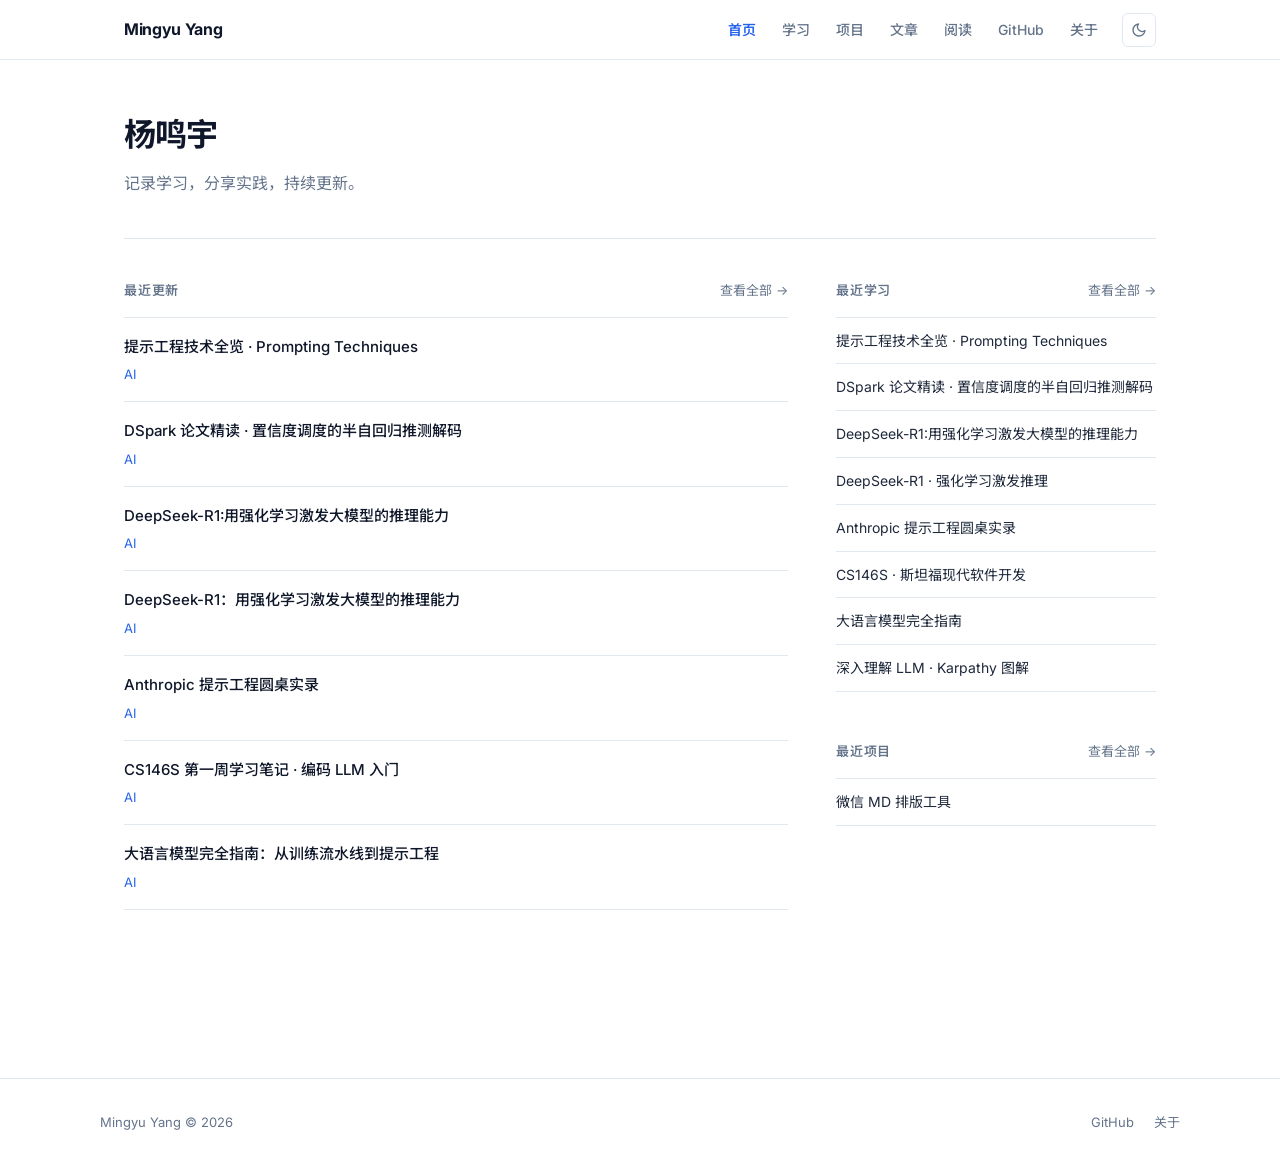
<file: index.html>
<!DOCTYPE html>
<html lang="zh-CN">
<head>
  <meta charset="UTF-8" />
  <meta name="viewport" content="width=device-width, initial-scale=1.0" />
  <title>Mingyu Yang — 记录学习，分享实践</title>
  <meta name="description" content="杨鸣宇的个人知识库，记录 AI、移动广告、软件开发的学习与实践。" />
  <link rel="preconnect" href="https://fonts.googleapis.com" />
  <link rel="preconnect" href="https://fonts.gstatic.com" crossorigin />
  <link href="https://fonts.googleapis.com/css2?family=Inter:wght@400;500;600;700&family=Noto+Sans+SC:wght@400;500;700&display=swap" rel="stylesheet" />
  <link rel="stylesheet" href="/assets/style.css" />
</head>
<body>

  <div id="site-nav"></div>

  <div class="page-wrapper">

    <!-- Intro -->
    <div class="home-intro reveal">
      <h1>杨鸣宇</h1>
      <p>记录学习，分享实践，持续更新。</p>
    </div>

    <!-- Dashboard -->
    <div class="home-grid">

      <!-- Main column -->
      <div class="home-main">

        <!-- 最近更新 -->
        <div class="home-block reveal">
          <div class="section-label">
            <h2>最近更新</h2>
            <a href="/ai-notes/index.html">查看全部 &rarr;</a>
          </div>
          <!-- 最近更新 -->
          <ul class="article-list">
            <li>
              <a href="/ai-notes/prompting-techniques-guide.html">
                <div class="article-title">提示工程技术全览 · Prompting Techniques</div>
                <div class="article-meta">
                  <span class="article-tag">AI</span>
                </div>
              </a>
            </li>
            <li>
              <a href="/ai-notes/dspark-paper-guide.html">
                <div class="article-title">DSpark 论文精读 · 置信度调度的半自回归推测解码</div>
                <div class="article-meta">
                  <span class="article-tag">AI</span>
                </div>
              </a>
            </li>
            <li>
              <a href="/ai-notes/deepseek-r1-guide.html">
                <div class="article-title">DeepSeek-R1:用强化学习激发大模型的推理能力</div>
                <div class="article-meta">
                  <span class="article-tag">AI</span>
                </div>
              </a>
            </li>
            <li>
              <a href="/deepseek-r1-guide.html">
                <div class="article-title">DeepSeek-R1：用强化学习激发大模型的推理能力</div>
                <div class="article-meta">
                  <span class="article-tag">AI</span>
                </div>
              </a>
            </li>
            <li>
              <a href="/prompt-engineering-roundtable.html">
                <div class="article-title">Anthropic 提示工程圆桌实录</div>
                <div class="article-meta">
                  <span class="article-tag">AI</span>
                </div>
              </a>
            </li>
            <li>
              <a href="/ai-notes/cs146s-week1.html">
                <div class="article-title">CS146S 第一周学习笔记 · 编码 LLM 入门</div>
                <div class="article-meta">
                  <span class="article-tag">AI</span>
                </div>
              </a>
            </li>
            <li>
              <a href="/ai-notes/llm-guide.html">
                <div class="article-title">大语言模型完全指南：从训练流水线到提示工程</div>
                <div class="article-meta">
                  <span class="article-tag">AI</span>
                </div>
              </a>
            </li>
          </ul>
          <!-- /最近更新 -->
        </div>

      </div>

      <!-- Side column -->
      <div class="home-side">

        <!-- 最近学习 -->
        <div class="home-block reveal">
          <div class="section-label">
            <h2>最近学习</h2>
            <a href="/ai-notes/index.html">查看全部 &rarr;</a>
          </div>
          <!-- 最近学习 -->
          <ul class="side-list">
            <li><a href="/ai-notes/prompting-techniques-guide.html"><span>提示工程技术全览 · Prompting Techniques</span></a></li>
            <li><a href="/ai-notes/dspark-paper-guide.html"><span>DSpark 论文精读 · 置信度调度的半自回归推测解码</span></a></li>
            <li><a href="/ai-notes/deepseek-r1-guide.html"><span>DeepSeek-R1:用强化学习激发大模型的推理能力</span></a></li>
            <li><a href="/deepseek-r1-guide.html"><span>DeepSeek-R1 · 强化学习激发推理</span></a></li>
            <li><a href="/prompt-engineering-roundtable.html"><span>Anthropic 提示工程圆桌实录</span></a></li>
            <li><a href="/ai-notes/cs146s-week1.html"><span>CS146S · 斯坦福现代软件开发</span></a></li>
            <li><a href="/ai-notes/llm-guide.html"><span>大语言模型完全指南</span></a></li>
            <li><a href="/ai-notes/llm-deep-dive.html"><span>深入理解 LLM · Karpathy 图解</span></a></li>
          </ul>
          <!-- /最近学习 -->
        </div>

        <!-- 最近项目 -->
        <div class="home-block reveal">
          <div class="section-label">
            <h2>最近项目</h2>
            <a href="/projects/index.html">查看全部 &rarr;</a>
          </div>
          <!-- 最近项目 -->
          <ul class="side-list">
            <li><a href="/projects/wechat-md/"><span>微信 MD 排版工具</span></a></li>
          </ul>
          <!-- /最近项目 -->
        </div>

      </div>
    </div>
  </div>

  <footer>
    <div class="footer-inner">
      <span>Mingyu Yang &copy; 2026</span>
      <div class="footer-links">
        <a href="https://github.com/nuan623-code" target="_blank" rel="noopener">GitHub</a>
        <a href="/about.html">关于</a>
      </div>
    </div>
  </footer>

  <script src="/assets/nav.js"></script>
</body>
</html>
</file>
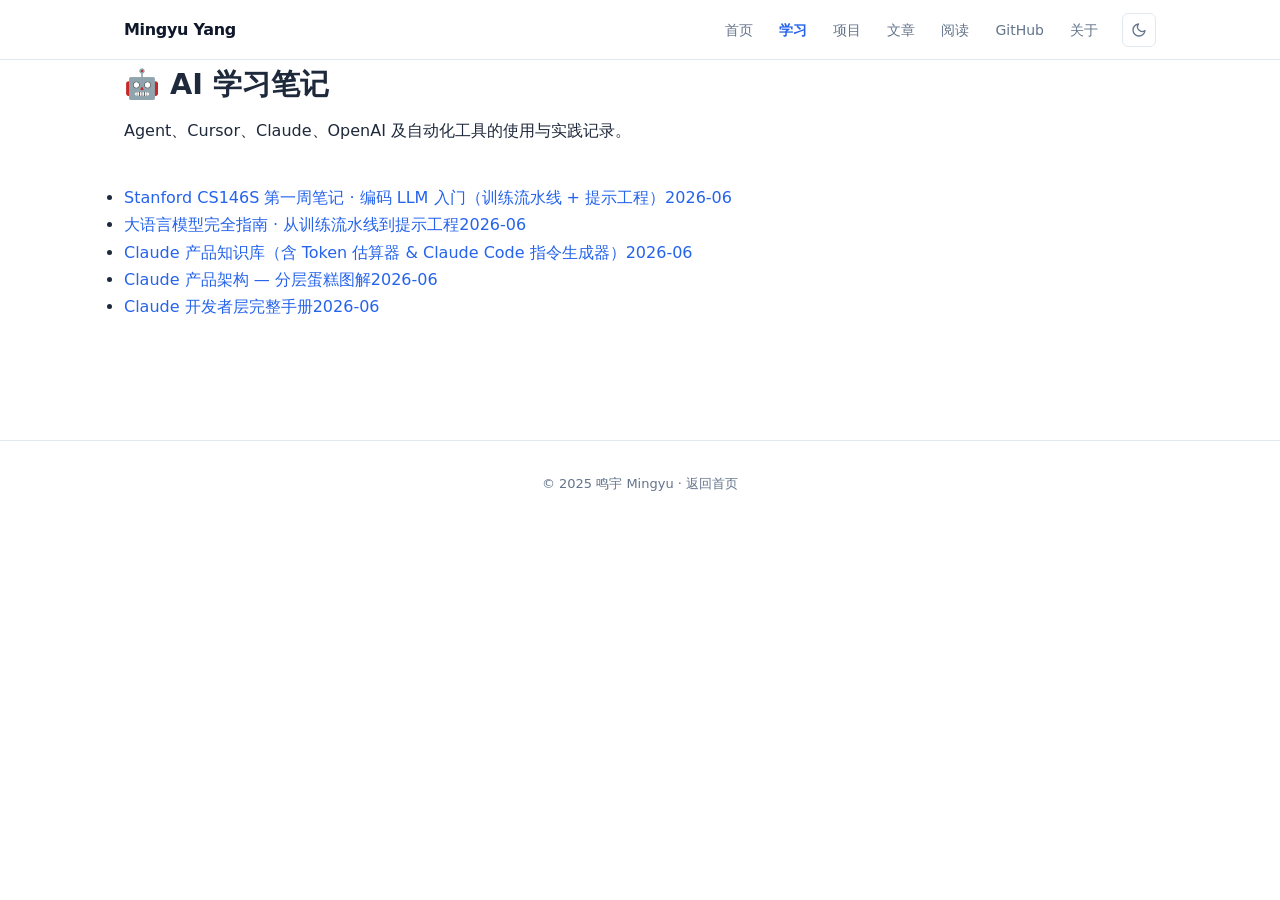
<file: ai-notes/index.html>
<!DOCTYPE html>
<html lang="zh-CN">
<head>
  <meta charset="UTF-8" />
  <meta name="viewport" content="width=device-width, initial-scale=1.0" />
  <title>AI 学习笔记 — 鸣宇</title>
  <meta name="description" content="关于 Agent、Cursor、Claude、OpenAI 及自动化工具的使用与实践笔记。" />
  <link rel="stylesheet" href="/assets/style.css" />
</head>
<body>
  <div id="site-nav"></div>
  <div class="page-wrapper">
    <h1 style="font-size:1.8rem;font-weight:700;margin-bottom:8px;">🤖 AI 学习笔记</h1>
    <p style="color:var(--color-muted);margin-bottom:40px;">Agent、Cursor、Claude、OpenAI 及自动化工具的使用与实践记录。</p>
    <ul class="post-list">
      <li><a href="/ai-notes/cs146s-week1.html"><span class="post-title">Stanford CS146S 第一周笔记 · 编码 LLM 入门（训练流水线 + 提示工程）</span><span class="post-date">2026-06</span></a></li>
      <li><a href="/ai-notes/llm-guide.html"><span class="post-title">大语言模型完全指南 · 从训练流水线到提示工程</span><span class="post-date">2026-06</span></a></li>
      <li><a href="/ai-notes/claude-kb/index.html"><span class="post-title">Claude 产品知识库（含 Token 估算器 & Claude Code 指令生成器）</span><span class="post-date">2026-06</span></a></li>
      <li><a href="/ai-notes/claude-arch.html"><span class="post-title">Claude 产品架构 — 分层蛋糕图解</span><span class="post-date">2026-06</span></a></li>
      <li><a href="/ai-notes/claude-dev-handbook.html"><span class="post-title">Claude 开发者层完整手册</span><span class="post-date">2026-06</span></a></li>
    </ul>
  </div>
  <footer><p>© 2025 鸣宇 Mingyu · <a href="/index.html">返回首页</a></p></footer>
  <script src="/assets/nav.js"></script>
</body>
</html>
</file>
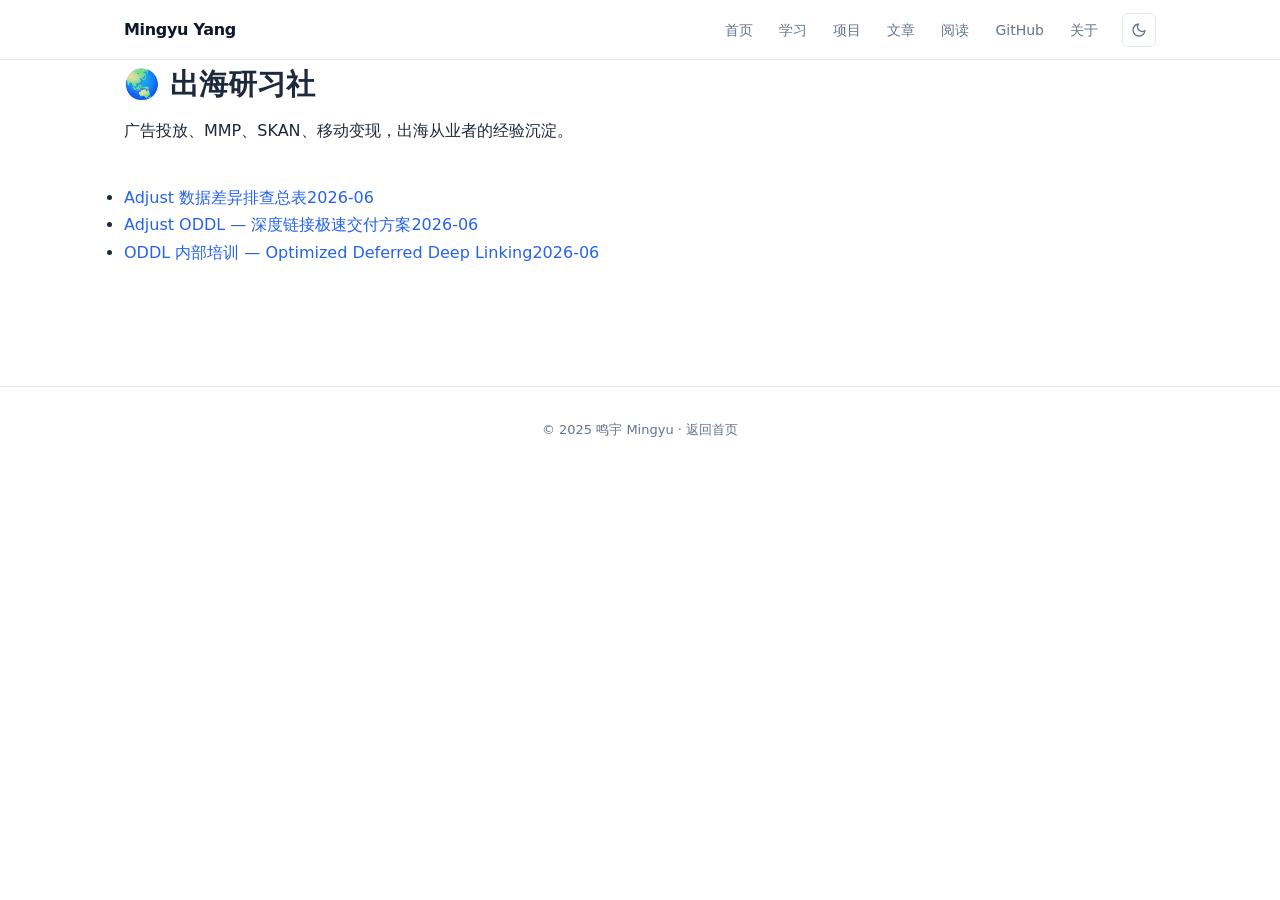
<file: overseas/index.html>
<!DOCTYPE html>
<html lang="zh-CN">
<head>
  <meta charset="UTF-8" />
  <meta name="viewport" content="width=device-width, initial-scale=1.0" />
  <title>出海研习社 — 鸣宇</title>
  <meta name="description" content="广告投放、MMP、SKAN、移动变现，出海从业者的经验沉淀。" />
  <link rel="stylesheet" href="/assets/style.css" />
</head>
<body>
  <div id="site-nav"></div>
  <div class="page-wrapper">
    <h1 style="font-size:1.8rem;font-weight:700;margin-bottom:8px;">🌏 出海研习社</h1>
    <p style="color:var(--color-muted);margin-bottom:40px;">广告投放、MMP、SKAN、移动变现，出海从业者的经验沉淀。</p>
    <ul class="post-list">
      <li><a href="/overseas/adjust-data-discrepancy.html"><span class="post-title">Adjust 数据差异排查总表</span><span class="post-date">2026-06</span></a></li>
      <li><a href="/overseas/adjust-oddl.html"><span class="post-title">Adjust ODDL — 深度链接极速交付方案</span><span class="post-date">2026-06</span></a></li>
      <li><a href="/overseas/oddl-training.html"><span class="post-title">ODDL 内部培训 — Optimized Deferred Deep Linking</span><span class="post-date">2026-06</span></a></li>
    </ul>
  </div>
  <footer><p>© 2025 鸣宇 Mingyu · <a href="/index.html">返回首页</a></p></footer>
  <script src="/assets/nav.js"></script>
</body>
</html>
</file>
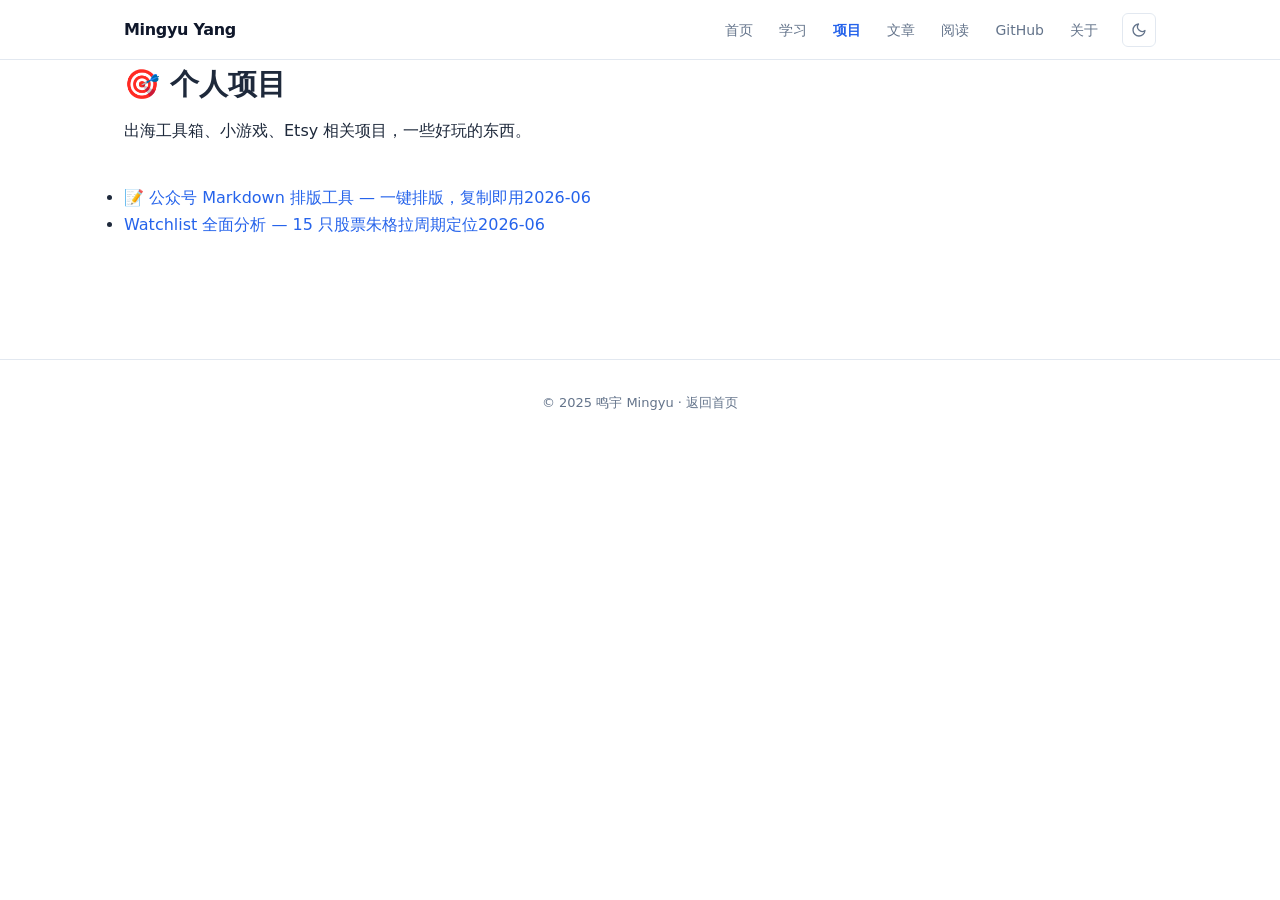
<file: projects/index.html>
<!DOCTYPE html>
<html lang="zh-CN">
<head>
  <meta charset="UTF-8" />
  <meta name="viewport" content="width=device-width, initial-scale=1.0" />
  <title>个人项目 — 鸣宇</title>
  <meta name="description" content="出海工具箱、小游戏、Etsy 相关项目展示。" />
  <link rel="stylesheet" href="/assets/style.css" />
</head>
<body>
  <div id="site-nav"></div>
  <div class="page-wrapper">
    <h1 style="font-size:1.8rem;font-weight:700;margin-bottom:8px;">🎯 个人项目</h1>
    <p style="color:var(--color-muted);margin-bottom:40px;">出海工具箱、小游戏、Etsy 相关项目，一些好玩的东西。</p>
    <ul class="post-list">
      <li><a href="/projects/wechat-md/"><span class="post-title">📝 公众号 Markdown 排版工具 — 一键排版，复制即用</span><span class="post-date">2026-06</span></a></li>
      <li><a href="/projects/watchlist-analysis.html"><span class="post-title">Watchlist 全面分析 — 15 只股票朱格拉周期定位</span><span class="post-date">2026-06</span></a></li>
    </ul>
  </div>
  <footer><p>© 2025 鸣宇 Mingyu · <a href="/index.html">返回首页</a></p></footer>
  <script src="/assets/nav.js"></script>
</body>
</html>
</file>
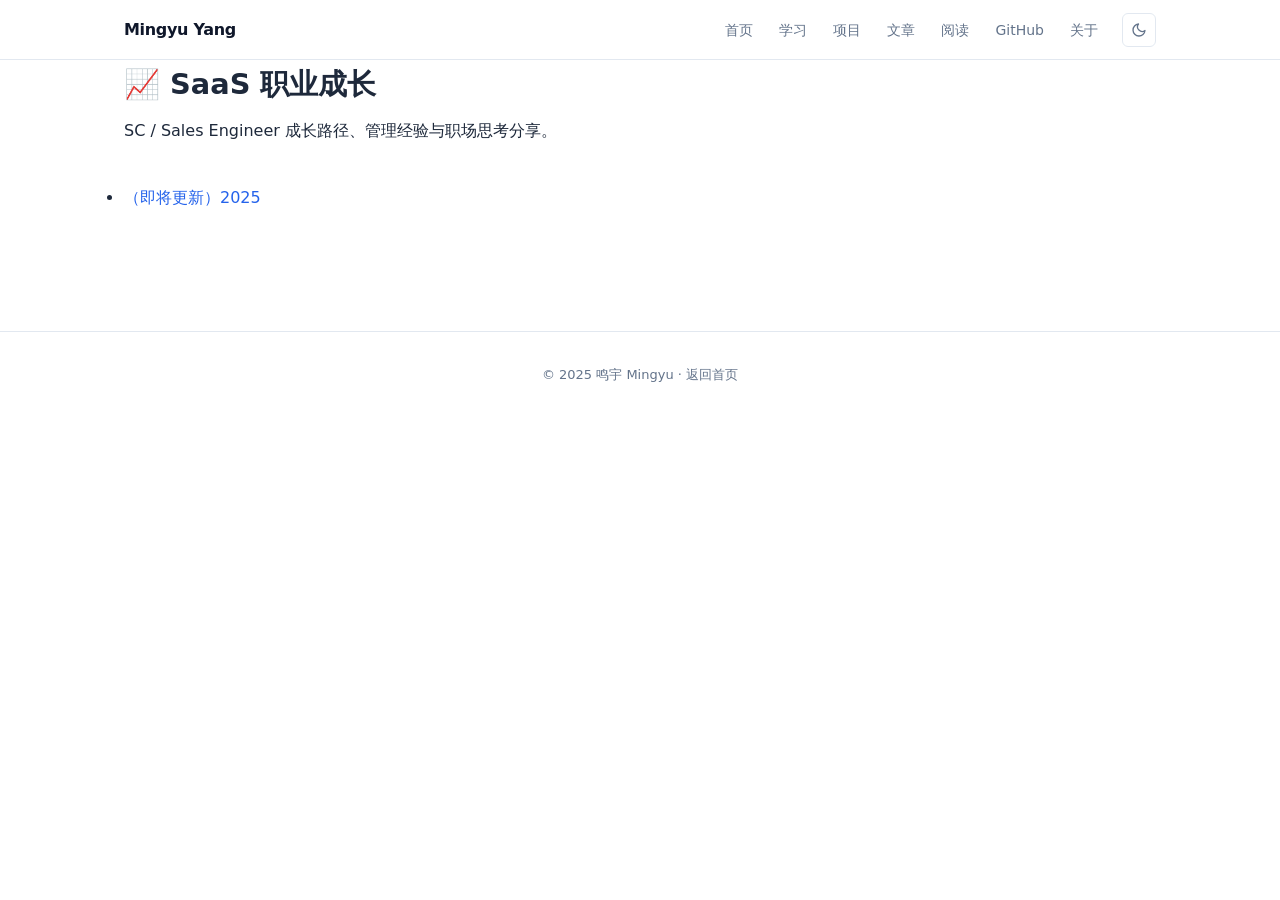
<file: saas-career/index.html>
<!DOCTYPE html>
<html lang="zh-CN">
<head>
  <meta charset="UTF-8" />
  <meta name="viewport" content="width=device-width, initial-scale=1.0" />
  <title>SaaS 职业成长 — 鸣宇</title>
  <meta name="description" content="SC / Sales Engineer 成长路径、管理经验与职场思考分享。" />
  <link rel="stylesheet" href="/assets/style.css" />
</head>
<body>
  <div id="site-nav"></div>
  <div class="page-wrapper">
    <h1 style="font-size:1.8rem;font-weight:700;margin-bottom:8px;">📈 SaaS 职业成长</h1>
    <p style="color:var(--color-muted);margin-bottom:40px;">SC / Sales Engineer 成长路径、管理经验与职场思考分享。</p>
    <ul class="post-list">
      <li><a href="#"><span class="post-title">（即将更新）</span><span class="post-date">2025</span></a></li>
    </ul>
  </div>
  <footer><p>© 2025 鸣宇 Mingyu · <a href="/index.html">返回首页</a></p></footer>
  <script src="/assets/nav.js"></script>
</body>
</html>
</file>
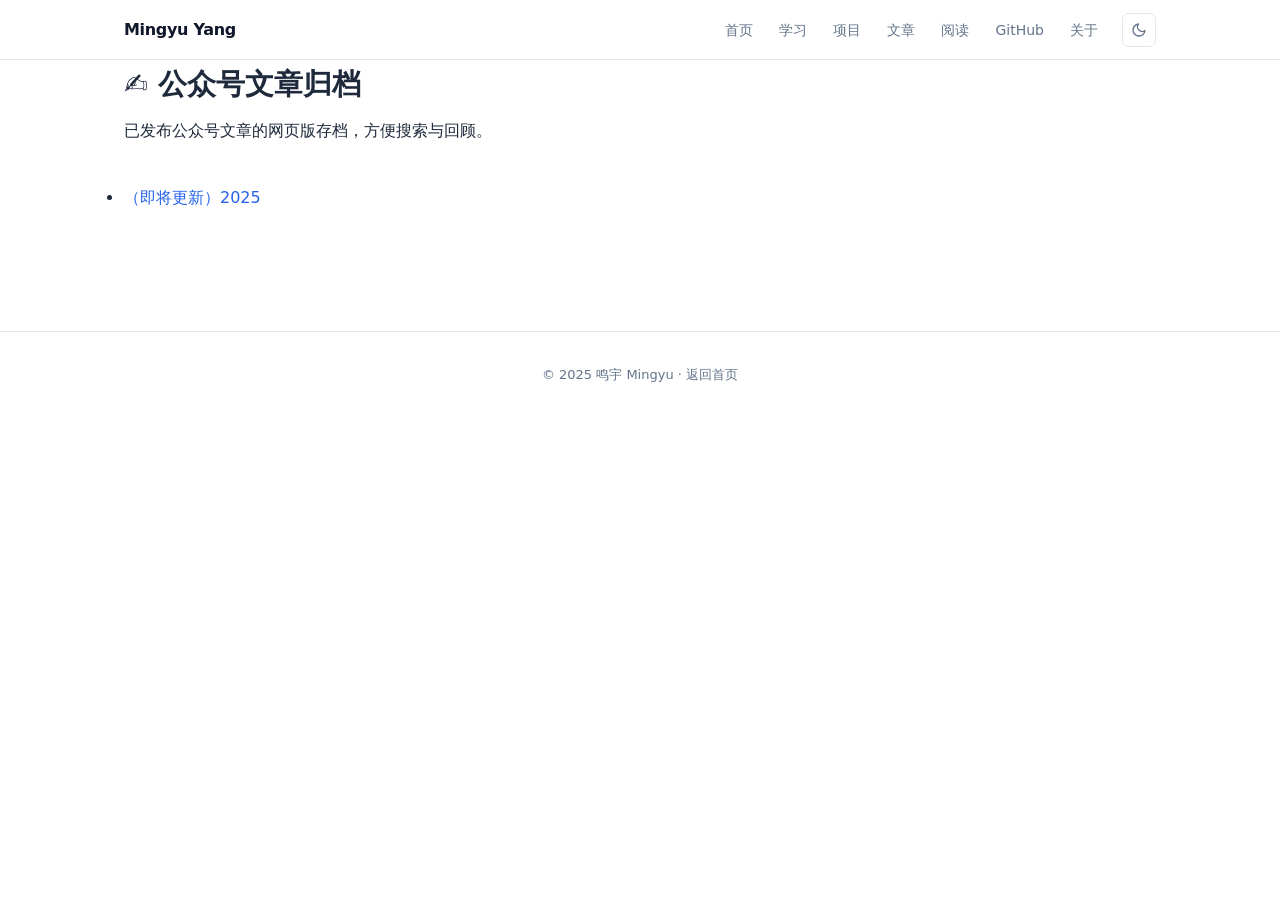
<file: wechat-archive/index.html>
<!DOCTYPE html>
<html lang="zh-CN">
<head>
  <meta charset="UTF-8" />
  <meta name="viewport" content="width=device-width, initial-scale=1.0" />
  <title>公众号文章归档 — 鸣宇</title>
  <meta name="description" content="已发布公众号文章的网页版存档。" />
  <link rel="stylesheet" href="/assets/style.css" />
</head>
<body>
  <div id="site-nav"></div>
  <div class="page-wrapper">
    <h1 style="font-size:1.8rem;font-weight:700;margin-bottom:8px;">✍️ 公众号文章归档</h1>
    <p style="color:var(--color-muted);margin-bottom:40px;">已发布公众号文章的网页版存档，方便搜索与回顾。</p>
    <ul class="post-list">
      <li><a href="#"><span class="post-title">（即将更新）</span><span class="post-date">2025</span></a></li>
    </ul>
  </div>
  <footer><p>© 2025 鸣宇 Mingyu · <a href="/index.html">返回首页</a></p></footer>
  <script src="/assets/nav.js"></script>
</body>
</html>
</file>
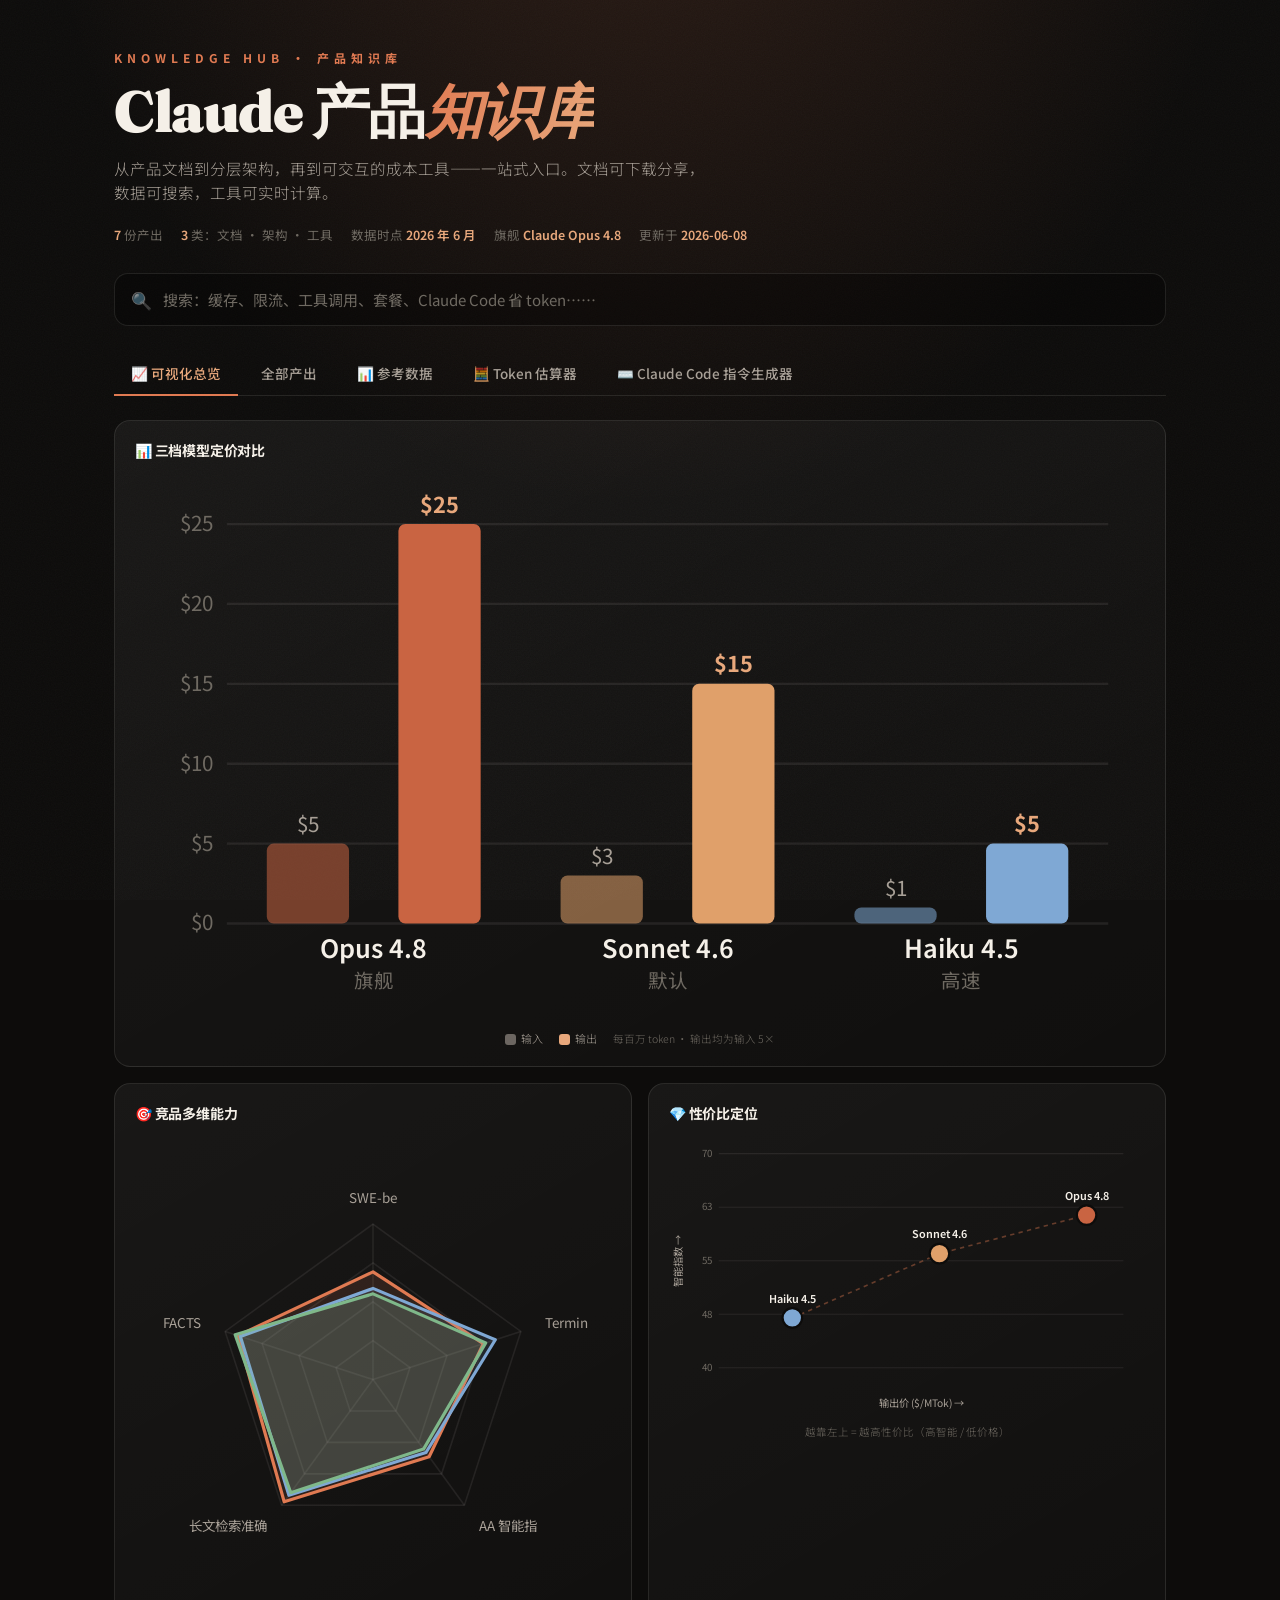
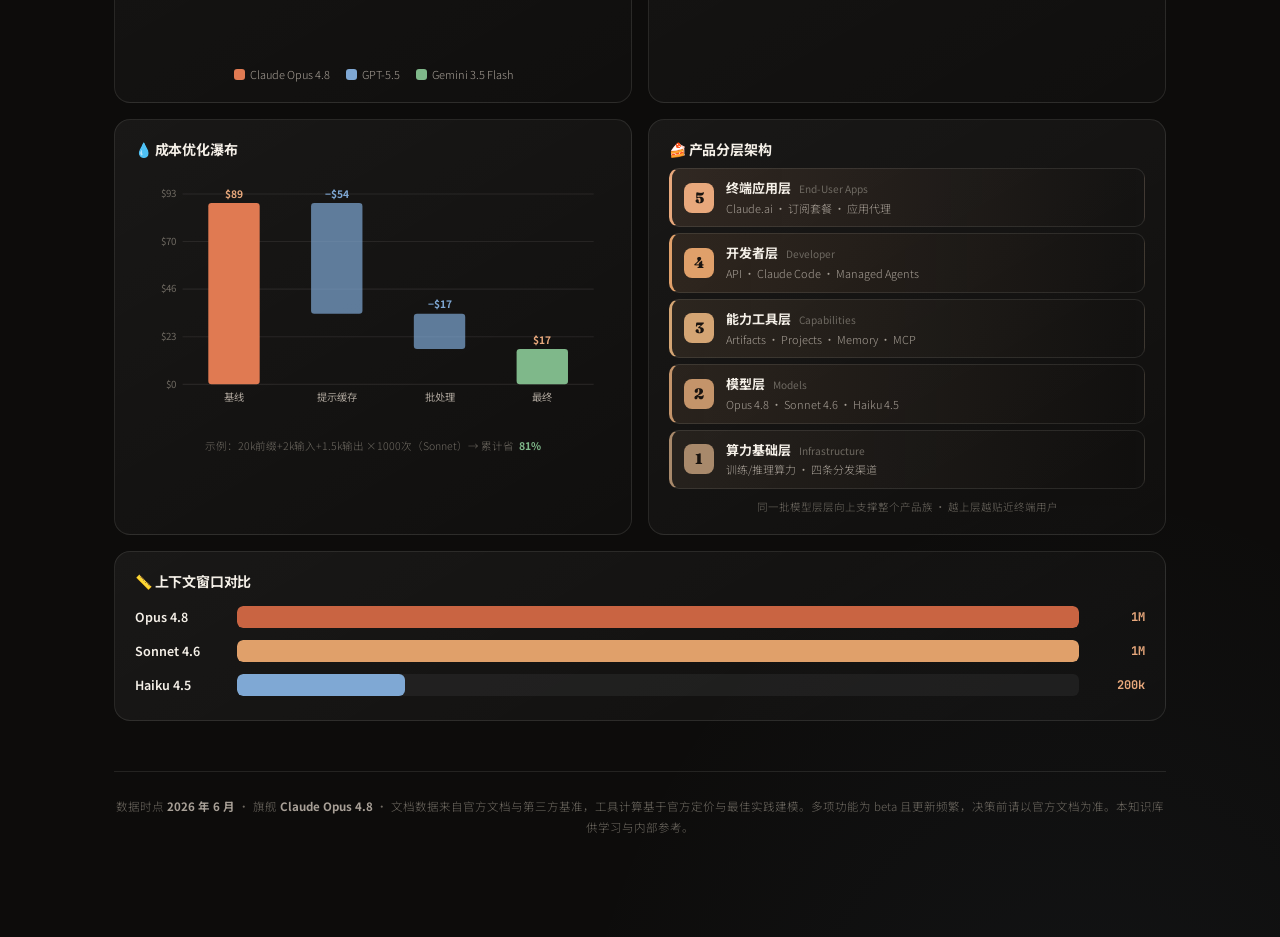
<file: ai-notes/claude-kb/index.html>
<!DOCTYPE html>
<html lang="zh-CN">
<head>
<meta charset="UTF-8">
<meta name="viewport" content="width=device-width, initial-scale=1.0">
<title>Claude 产品知识库</title>
<meta name="description" content="Claude 全线产品知识库：模型规格、API、定价、竞品对比，含 Token 预算估算器与 Claude Code 指令生成器。">
<link rel="stylesheet" href="assets/styles.css">
</head>
<body>
<div class="wrap">

  <header>
    <div class="kicker">Knowledge Hub · 产品知识库</div>
    <h1>Claude 产品<span class="accent">知识库</span></h1>
    <p class="lede">从产品文档到分层架构，再到可交互的成本工具——一站式入口。文档可下载分享，数据可搜索，工具可实时计算。</p>
    <div class="meta-bar" id="meta-bar"></div>

    <!-- 全站搜索 -->
    <div class="searchbar">
      <span class="si">🔍</span>
      <input type="text" id="search-input" placeholder="搜索：缓存、限流、工具调用、套餐、Claude Code 省 token……">
      <button class="clr" id="search-clear">✕</button>
    </div>
    <div class="search-results" id="search-results"></div>
  </header>

  <div class="toptabs">
    <button class="toptab active" data-v="dashboard">📈 可视化总览</button>
    <button class="toptab" data-v="home">全部产出</button>
    <button class="toptab" data-v="reference">📊 参考数据</button>
    <button class="toptab" data-v="estimator">🧮 Token 估算器</button>
    <button class="toptab" data-v="ccprompt">⌨️ Claude Code 指令生成器</button>
  </div>

  <div class="view active" id="view-dashboard"></div>
  <div class="view" id="view-home"></div>
  <div class="view" id="view-reference"></div>
  <div class="view" id="view-estimator"><div class="tool-host" id="estimator-host"></div></div>
  <div class="view" id="view-ccprompt"><div class="tool-host" id="ccprompt-host"></div></div>

  <div class="foot">
    数据时点 <b id="foot-date"></b> · 旗舰 <b id="foot-flagship"></b> · 文档数据来自官方文档与第三方基准，工具计算基于官方定价与最佳实践建模。多项功能为 beta 且更新频繁，决策前请以官方文档为准。本知识库供学习与内部参考。
  </div>
</div>

<!-- 数据与脚本：顺序不能变 -->
<script src="assets/data.js"></script>
<script src="assets/charts.js"></script>
<script src="assets/tools.js"></script>
<script src="assets/app.js"></script>
<script>
  document.getElementById('foot-date').textContent = DATA.meta.dataDate;
  document.getElementById('foot-flagship').textContent = DATA.meta.flagship;
  document.title = DATA.meta.siteTitle;
</script>
</body>
</html>
</file>
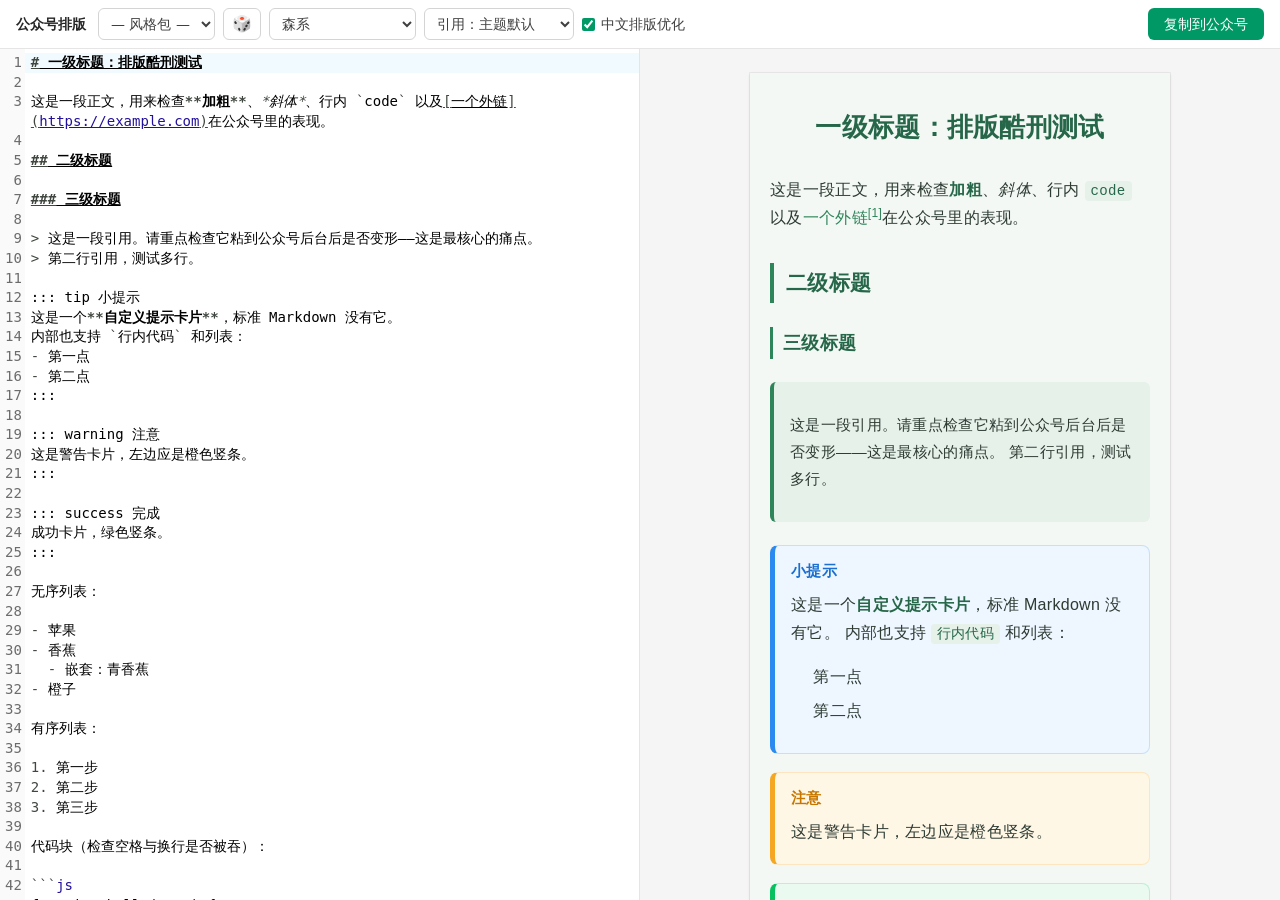
<file: projects/wechat-md/index.html>
<!doctype html>
<html lang="zh-CN">
  <head>
    <meta charset="UTF-8" />
    <meta name="viewport" content="width=device-width, initial-scale=1.0" />
    <title>公众号 Markdown 排版</title>
    <script type="module" crossorigin src="/projects/wechat-md/assets/index-1cI7VrkO.js"></script>
    <link rel="stylesheet" crossorigin href="/projects/wechat-md/assets/index-DRz3bzss.css">
  </head>
  <body>
    <div id="root"></div>
  </body>
</html>
</file>
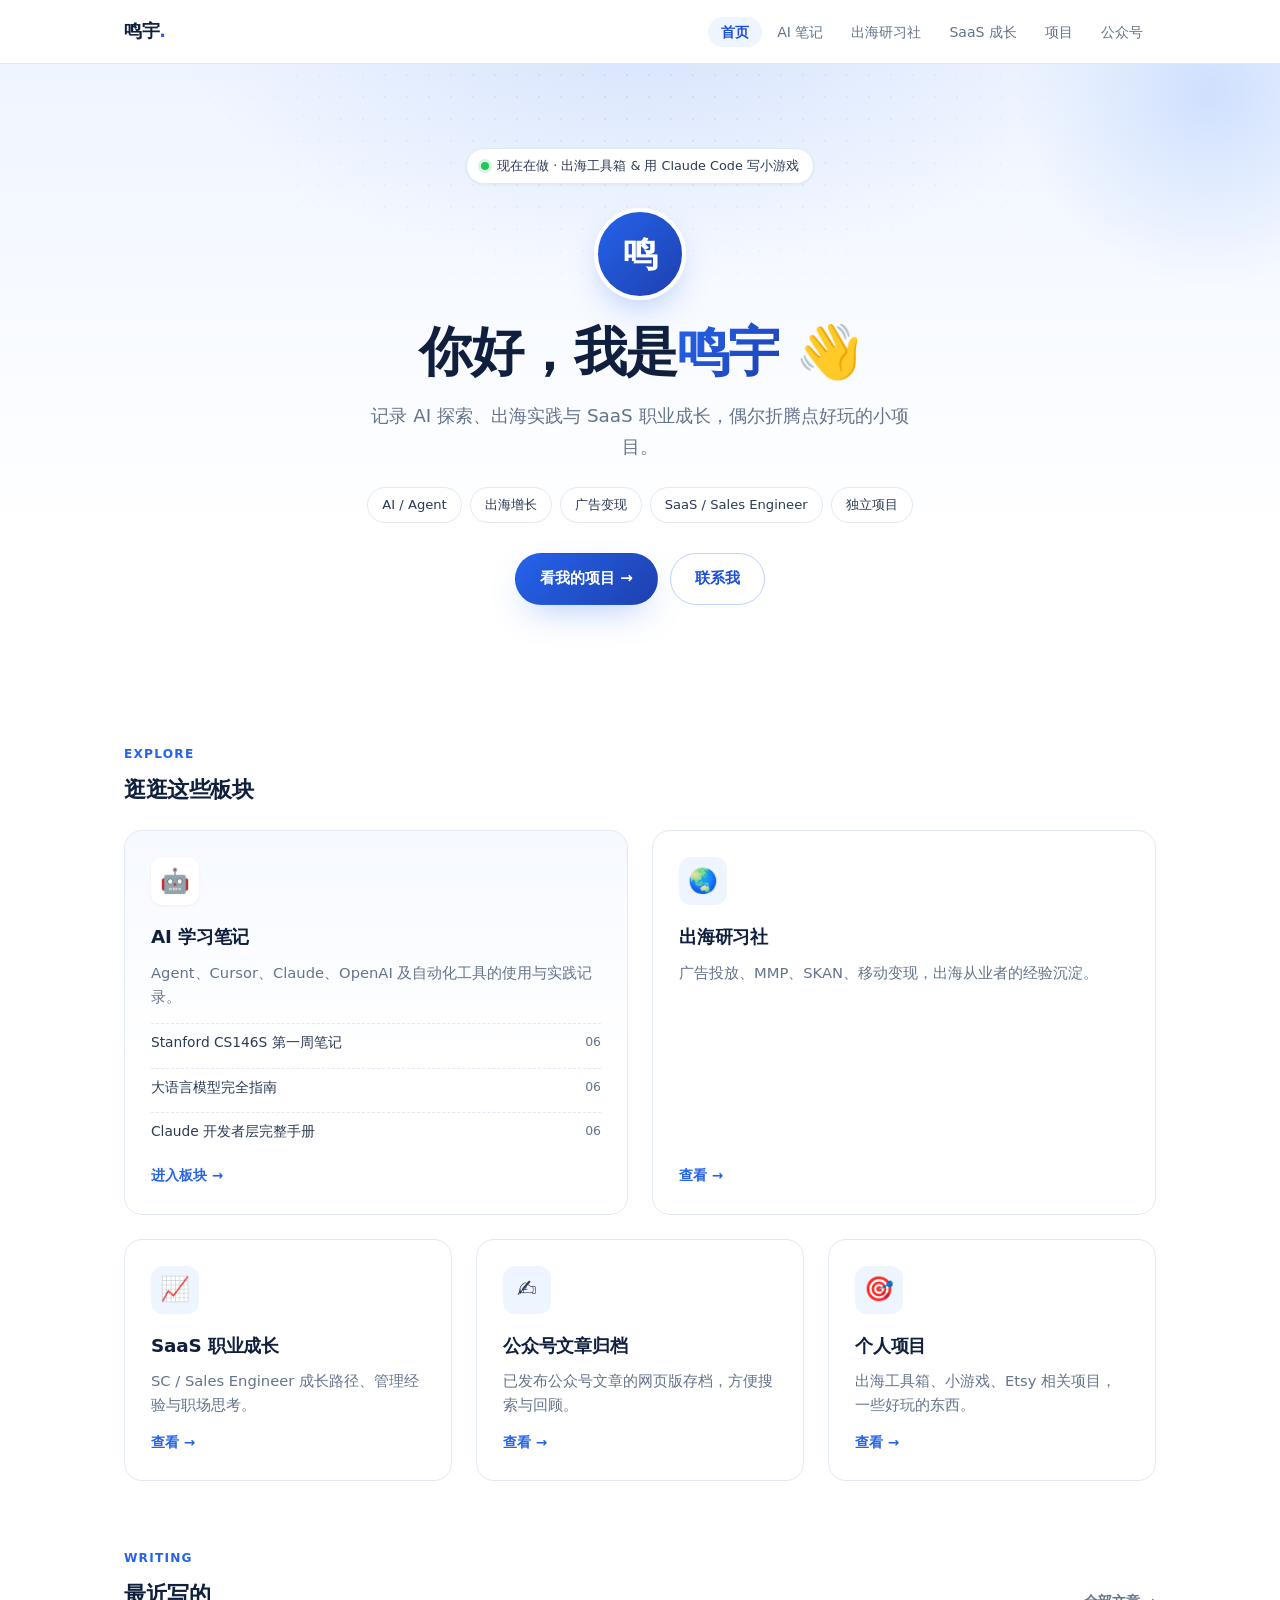
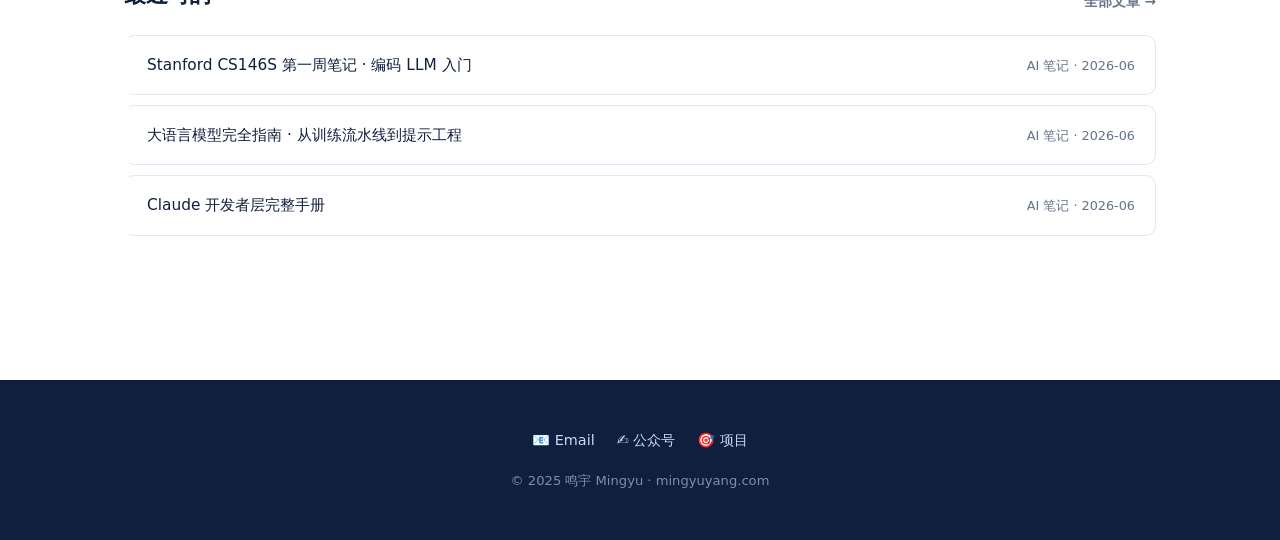
<file: _prototype-home.html>
<!DOCTYPE html>
<html lang="zh-CN">
<head>
<meta charset="UTF-8" />
<meta name="viewport" content="width=device-width, initial-scale=1.0" />
<title>鸣宇 Mingyu — 个人网站（原型 D）</title>
<style>
  :root{
    --blue-50:#eff5ff; --blue-100:#dbe8ff; --blue-200:#bcd4ff;
    --blue-500:#3b7df6; --blue-600:#2563eb; --blue-700:#1d4ed8;
    --blue-grad:linear-gradient(135deg,#2563eb 0%,#1e40af 100%);
    --ink:#0f1f3d; --text:#2b3a55; --muted:#64748b;
    --bg:#fff; --surface:#f6f9ff; --surface-2:#eef4ff; --border:#e2e9f5;
    --font-sans:"Inter","PingFang SC",-apple-system,"Helvetica Neue",system-ui,sans-serif;
    --font-mono:"JetBrains Mono","Fira Code",monospace;
    --radius:10px; --radius-lg:18px; --radius-pill:999px;
    --shadow-sm:0 1px 3px rgba(15,31,61,.06);
    --shadow:0 8px 28px -10px rgba(15,31,61,.16);
    --shadow-blue:0 14px 36px -12px rgba(37,99,235,.40);
    --nav-h:64px; --max:1080px; --gap:24px;
  }
  *,*::before,*::after{box-sizing:border-box;margin:0;padding:0}
  html{scroll-behavior:smooth}
  body{font-family:var(--font-sans);background:var(--bg);color:var(--text);line-height:1.7;-webkit-font-smoothing:antialiased;text-rendering:optimizeLegibility}
  a{color:var(--blue-600);text-decoration:none;transition:color .15s}
  a:hover{color:var(--blue-700)}
  ::selection{background:var(--blue-200);color:var(--ink)}

  /* nav */
  .nav{position:sticky;top:0;z-index:100;height:var(--nav-h);background:rgba(255,255,255,.82);backdrop-filter:saturate(180%) blur(14px);border-bottom:1px solid var(--border)}
  .nav-inner{max-width:var(--max);margin:0 auto;padding:0 var(--gap);height:100%;display:flex;align-items:center;justify-content:space-between}
  .nav-logo{font-weight:700;font-size:1.1rem;color:var(--ink);letter-spacing:-.02em}
  .nav-logo::after{content:".";color:var(--blue-600)}
  .nav-links{display:flex;gap:2px;list-style:none}
  .nav-links a{padding:7px 13px;border-radius:var(--radius-pill);font-size:.88rem;font-weight:500;color:var(--muted);transition:.15s}
  .nav-links a:hover{background:var(--surface);color:var(--ink)}
  .nav-links a.active{background:var(--blue-50);color:var(--blue-700);font-weight:600}

  /* hero */
  .hero{position:relative;text-align:center;padding:84px 24px 64px;overflow:hidden;
    background:radial-gradient(58% 70% at 50% -8%,rgba(37,99,235,.12),transparent 62%),linear-gradient(180deg,var(--blue-50) 0%,#fff 78%)}
  .hero::before{content:"";position:absolute;inset:0;pointer-events:none;
    background-image:radial-gradient(rgba(37,99,235,.10) 1px,transparent 1px);background-size:22px 22px;
    -webkit-mask-image:radial-gradient(60% 55% at 50% 8%,#000,transparent 70%);mask-image:radial-gradient(60% 55% at 50% 8%,#000,transparent 70%)}
  .hero::after{content:"";position:absolute;width:420px;height:420px;right:-140px;top:-180px;border-radius:50%;
    background:radial-gradient(circle,rgba(59,125,246,.18),transparent 65%);pointer-events:none}
  .hero>*{position:relative;z-index:1}
  .status{display:inline-flex;align-items:center;gap:8px;background:#fff;border:1px solid var(--border);
    border-radius:var(--radius-pill);padding:6px 14px;font-size:.8rem;font-weight:500;color:var(--text);box-shadow:var(--shadow-sm);margin-bottom:24px}
  .status .dot{width:8px;height:8px;border-radius:50%;background:#22c55e;box-shadow:0 0 0 3px rgba(34,197,94,.18)}
  .avatar{width:92px;height:92px;border-radius:50%;margin:0 auto 22px;display:flex;align-items:center;justify-content:center;
    background:var(--blue-grad);color:#fff;font-size:2.2rem;font-weight:700;border:4px solid #fff;box-shadow:var(--shadow-blue)}
  .hero h1{font-size:clamp(2.3rem,5vw,3.3rem);font-weight:700;letter-spacing:-.03em;line-height:1.14;color:var(--ink)}
  .hero h1 .accent{background:var(--blue-grad);-webkit-background-clip:text;background-clip:text;-webkit-text-fill-color:transparent}
  .hero .lead{margin:18px auto 0;font-size:1.15rem;color:var(--muted);max-width:548px}
  .tag-row{display:flex;flex-wrap:wrap;gap:8px;justify-content:center;margin-top:24px}
  .tag{font-size:.82rem;font-weight:500;padding:6px 14px;border-radius:var(--radius-pill);background:#fff;border:1px solid var(--border);color:var(--text)}
  .cta-row{display:flex;gap:12px;justify-content:center;margin-top:30px;flex-wrap:wrap}
  .btn{display:inline-flex;align-items:center;gap:8px;padding:12px 24px;border-radius:var(--radius-pill);font-size:.95rem;font-weight:600;
    transition:transform .15s,box-shadow .15s,background .15s;cursor:pointer;border:1px solid transparent}
  .btn-primary{background:var(--blue-grad);color:#fff;box-shadow:var(--shadow-blue)}
  .btn-primary:hover{color:#fff;transform:translateY(-2px);box-shadow:0 18px 40px -10px rgba(37,99,235,.5)}
  .btn-secondary{background:#fff;color:var(--blue-700);border-color:var(--blue-200)}
  .btn-secondary:hover{background:var(--blue-50);transform:translateY(-2px)}

  .wrap{max-width:var(--max);margin:0 auto;padding:8px var(--gap) 80px}

  .section-head{margin:62px 0 22px;display:flex;align-items:flex-end;justify-content:space-between;gap:16px}
  .section-head .eyebrow{display:inline-block;font-size:.76rem;font-weight:600;letter-spacing:.1em;text-transform:uppercase;color:var(--blue-600);margin-bottom:6px}
  .section-head h2{font-size:1.4rem;font-weight:700;color:var(--ink);letter-spacing:-.02em}
  .section-head .more{font-size:.85rem;font-weight:600;color:var(--muted);white-space:nowrap}
  .section-head .more:hover{color:var(--blue-600)}

  /* weighted grid */
  .grid{display:grid;grid-template-columns:repeat(6,1fr);gap:var(--gap)}
  .card{position:relative;background:var(--bg);border:1px solid var(--border);border-radius:var(--radius-lg);padding:26px;
    transition:box-shadow .22s,transform .22s,border-color .22s;display:flex;flex-direction:column;color:var(--text);overflow:hidden}
  .card::before{content:"";position:absolute;inset:0 0 auto 0;height:3px;background:var(--blue-grad);transform:scaleX(0);transform-origin:left;transition:transform .25s}
  .card:hover{box-shadow:var(--shadow-blue);transform:translateY(-4px);border-color:var(--blue-200)}
  .card:hover::before{transform:scaleX(1)}
  .card .icon{display:inline-flex;align-items:center;justify-content:center;width:48px;height:48px;border-radius:12px;background:var(--blue-50);font-size:1.5rem;margin-bottom:16px}
  .card h3{font-size:1.15rem;font-weight:700;color:var(--ink);margin-bottom:8px;letter-spacing:-.01em}
  .card p{font-size:.92rem;color:var(--muted);line-height:1.65}
  .card .arrow{margin-top:auto;padding-top:14px;font-size:.85rem;font-weight:600;color:var(--blue-600);display:inline-flex;align-items:center;gap:4px}
  .card:hover .arrow{gap:8px}
  .card.span-3{grid-column:span 3}
  .card.span-2{grid-column:span 2}
  /* featured */
  .card.feature{grid-column:span 3;background:linear-gradient(180deg,var(--surface) 0%,#fff 60%)}
  .card.feature .icon{background:#fff;box-shadow:var(--shadow-sm)}
  .feature .mini{margin-top:14px;display:flex;flex-direction:column;gap:6px}
  .feature .mini a{display:flex;justify-content:space-between;gap:12px;font-size:.86rem;color:var(--text);padding:7px 0;border-top:1px dashed var(--border)}
  .feature .mini a:hover{color:var(--blue-700)}
  .feature .mini .d{color:var(--muted);font-size:.78rem;white-space:nowrap}

  /* writing list */
  .posts{list-style:none;display:flex;flex-direction:column;gap:10px}
  .posts li a{display:flex;justify-content:space-between;align-items:baseline;gap:16px;padding:16px 20px;background:var(--bg);
    border:1px solid var(--border);border-left:3px solid transparent;border-radius:var(--radius);color:var(--text);transition:box-shadow .15s,border-color .15s,transform .15s}
  .posts li a:hover{box-shadow:var(--shadow);border-left-color:var(--blue-600);transform:translateX(2px)}
  .posts .t{font-size:.96rem;font-weight:500;color:var(--ink)}
  .posts .meta{font-size:.8rem;color:var(--muted);white-space:nowrap}

  footer{background:var(--ink);color:#aab8d4;text-align:center;padding:48px var(--gap);font-size:.9rem;margin-top:64px}
  footer a{color:#cdd9f3}
  footer a:hover{color:#fff}
  .footer-links{display:flex;gap:22px;justify-content:center;margin-bottom:18px;flex-wrap:wrap}
  .footer-links a{font-weight:500}
  .footer-copy{color:#7d8db0;font-size:.82rem}

  .reveal{opacity:0;transform:translateY(14px);transition:opacity .5s ease,transform .5s ease}
  .reveal.in{opacity:1;transform:none}

  @media(max-width:760px){
    .nav-links{display:none}
    .grid{grid-template-columns:1fr}
    .card.span-3,.card.span-2,.card.feature{grid-column:span 1}
    .section-head{flex-direction:column;align-items:flex-start}
  }
</style>
</head>
<body>

<div class="nav">
  <div class="nav-inner">
    <a href="#" class="nav-logo">鸣宇</a>
    <ul class="nav-links">
      <li><a href="#" class="active">首页</a></li>
      <li><a href="#">AI 笔记</a></li>
      <li><a href="#">出海研习社</a></li>
      <li><a href="#">SaaS 成长</a></li>
      <li><a href="#">项目</a></li>
      <li><a href="#">公众号</a></li>
    </ul>
  </div>
</div>

<section class="hero">
  <div class="status"><span class="dot"></span>现在在做 · 出海工具箱 &amp; 用 Claude Code 写小游戏</div>
  <div class="avatar">鸣</div>
  <h1>你好，我是<span class="accent">鸣宇</span> 👋</h1>
  <p class="lead">记录 AI 探索、出海实践与 SaaS 职业成长，偶尔折腾点好玩的小项目。</p>
  <div class="tag-row">
    <span class="tag">AI / Agent</span>
    <span class="tag">出海增长</span>
    <span class="tag">广告变现</span>
    <span class="tag">SaaS / Sales Engineer</span>
    <span class="tag">独立项目</span>
  </div>
  <div class="cta-row">
    <a class="btn btn-primary" href="#">看我的项目 →</a>
    <a class="btn btn-secondary" href="#">联系我</a>
  </div>
</section>

<div class="wrap">

  <div class="section-head reveal">
    <div>
      <span class="eyebrow">Explore</span>
      <h2>逛逛这些板块</h2>
    </div>
  </div>

  <div class="grid">
    <div class="card feature reveal">
      <div class="icon">🤖</div>
      <h3>AI 学习笔记</h3>
      <p>Agent、Cursor、Claude、OpenAI 及自动化工具的使用与实践记录。</p>
      <div class="mini">
        <a href="#"><span>Stanford CS146S 第一周笔记</span><span class="d">06</span></a>
        <a href="#"><span>大语言模型完全指南</span><span class="d">06</span></a>
        <a href="#"><span>Claude 开发者层完整手册</span><span class="d">06</span></a>
      </div>
      <a class="arrow" href="#">进入板块 →</a>
    </div>

    <a class="card span-3 reveal" href="#">
      <div class="icon">🌏</div>
      <h3>出海研习社</h3>
      <p>广告投放、MMP、SKAN、移动变现，出海从业者的经验沉淀。</p>
      <span class="arrow">查看 →</span>
    </a>

    <a class="card span-2 reveal" href="#">
      <div class="icon">📈</div>
      <h3>SaaS 职业成长</h3>
      <p>SC / Sales Engineer 成长路径、管理经验与职场思考。</p>
      <span class="arrow">查看 →</span>
    </a>

    <a class="card span-2 reveal" href="#">
      <div class="icon">✍️</div>
      <h3>公众号文章归档</h3>
      <p>已发布公众号文章的网页版存档，方便搜索与回顾。</p>
      <span class="arrow">查看 →</span>
    </a>

    <a class="card span-2 reveal" href="#">
      <div class="icon">🎯</div>
      <h3>个人项目</h3>
      <p>出海工具箱、小游戏、Etsy 相关项目，一些好玩的东西。</p>
      <span class="arrow">查看 →</span>
    </a>
  </div>

  <div class="section-head reveal">
    <div>
      <span class="eyebrow">Writing</span>
      <h2>最近写的</h2>
    </div>
    <a class="more" href="#">全部文章 →</a>
  </div>

  <ul class="posts">
    <li class="reveal"><a href="#"><span class="t">Stanford CS146S 第一周笔记 · 编码 LLM 入门</span><span class="meta">AI 笔记 · 2026-06</span></a></li>
    <li class="reveal"><a href="#"><span class="t">大语言模型完全指南 · 从训练流水线到提示工程</span><span class="meta">AI 笔记 · 2026-06</span></a></li>
    <li class="reveal"><a href="#"><span class="t">Claude 开发者层完整手册</span><span class="meta">AI 笔记 · 2026-06</span></a></li>
  </ul>

</div>

<footer>
  <div class="footer-links">
    <a href="#">📧 Email</a>
    <a href="#">✍️ 公众号</a>
    <a href="#">🎯 项目</a>
  </div>
  <p class="footer-copy">© 2025 鸣宇 Mingyu · mingyuyang.com</p>
</footer>

<script>
  const io=new IntersectionObserver((es)=>{es.forEach(e=>{if(e.isIntersecting){e.target.classList.add('in');io.unobserve(e.target)}})},{rootMargin:'-40px'});
  document.querySelectorAll('.reveal').forEach(el=>io.observe(el));
</script>
</body>
</html>
</file>
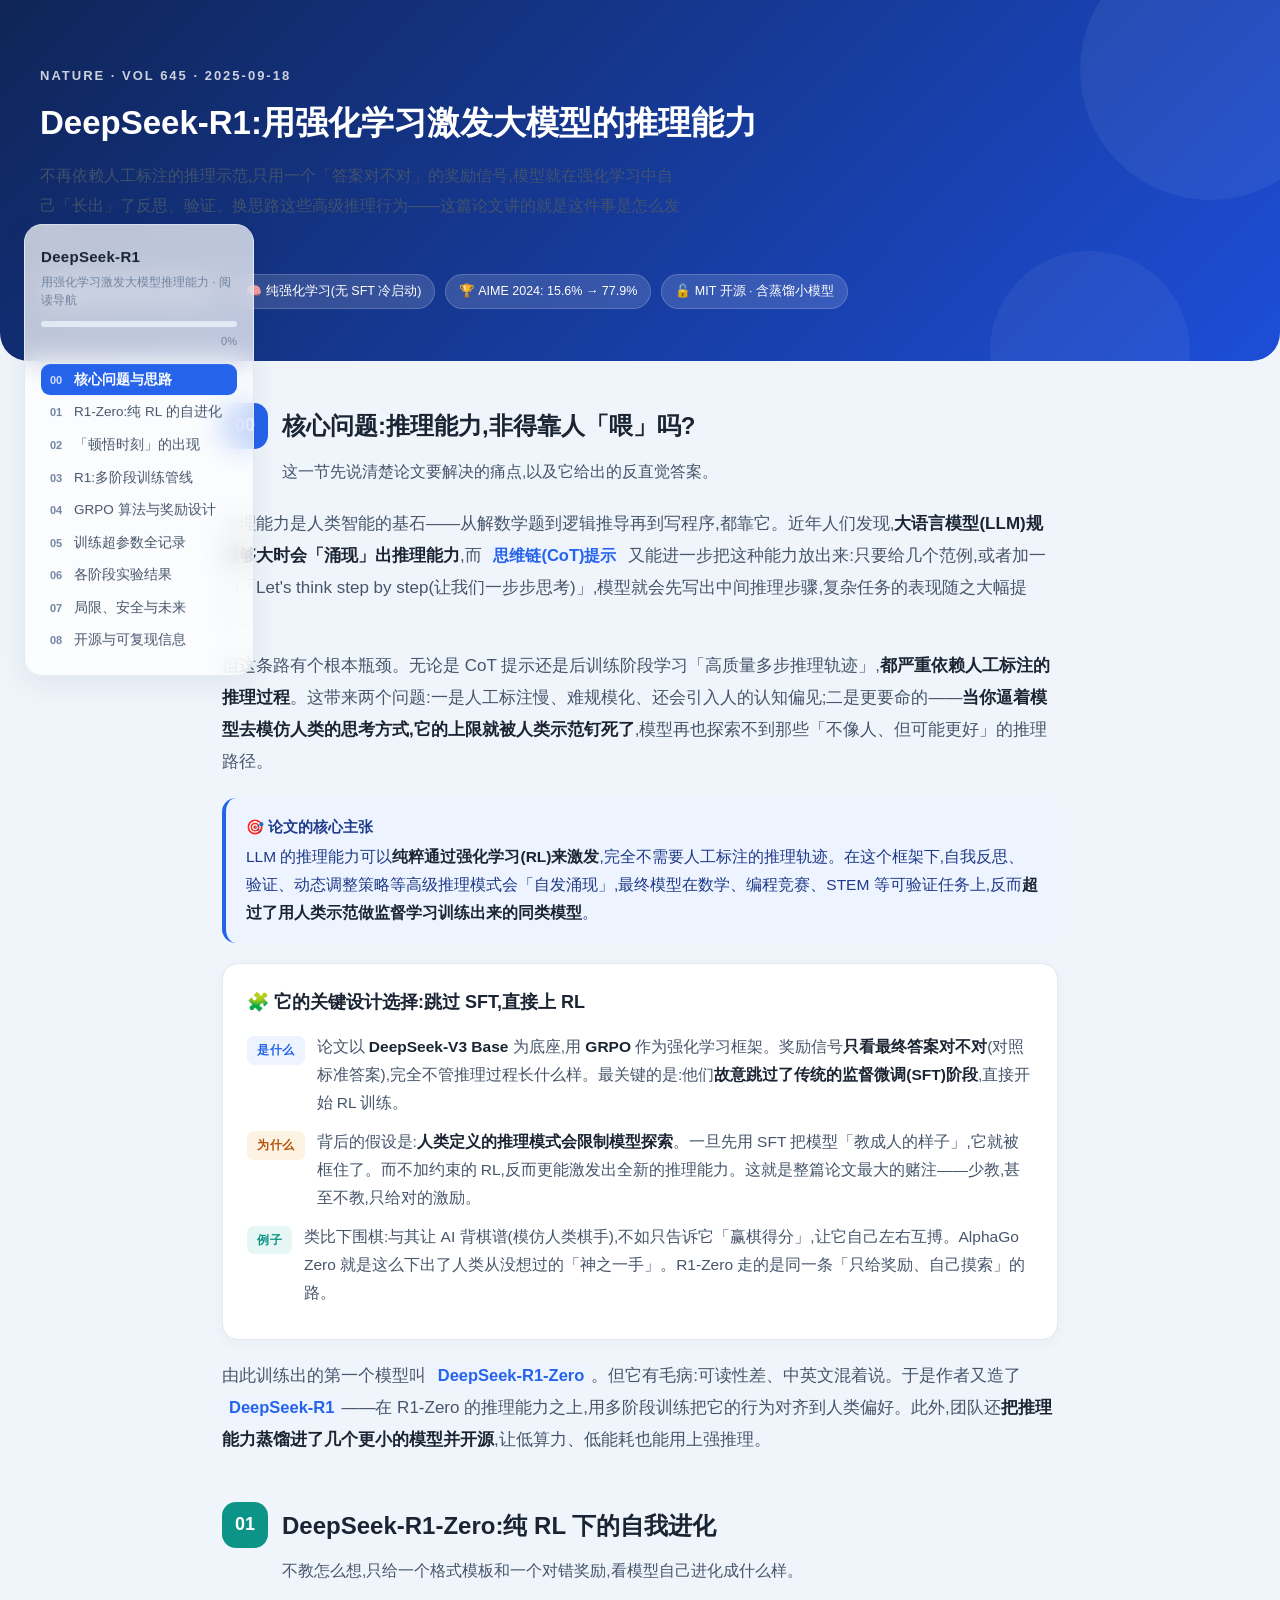
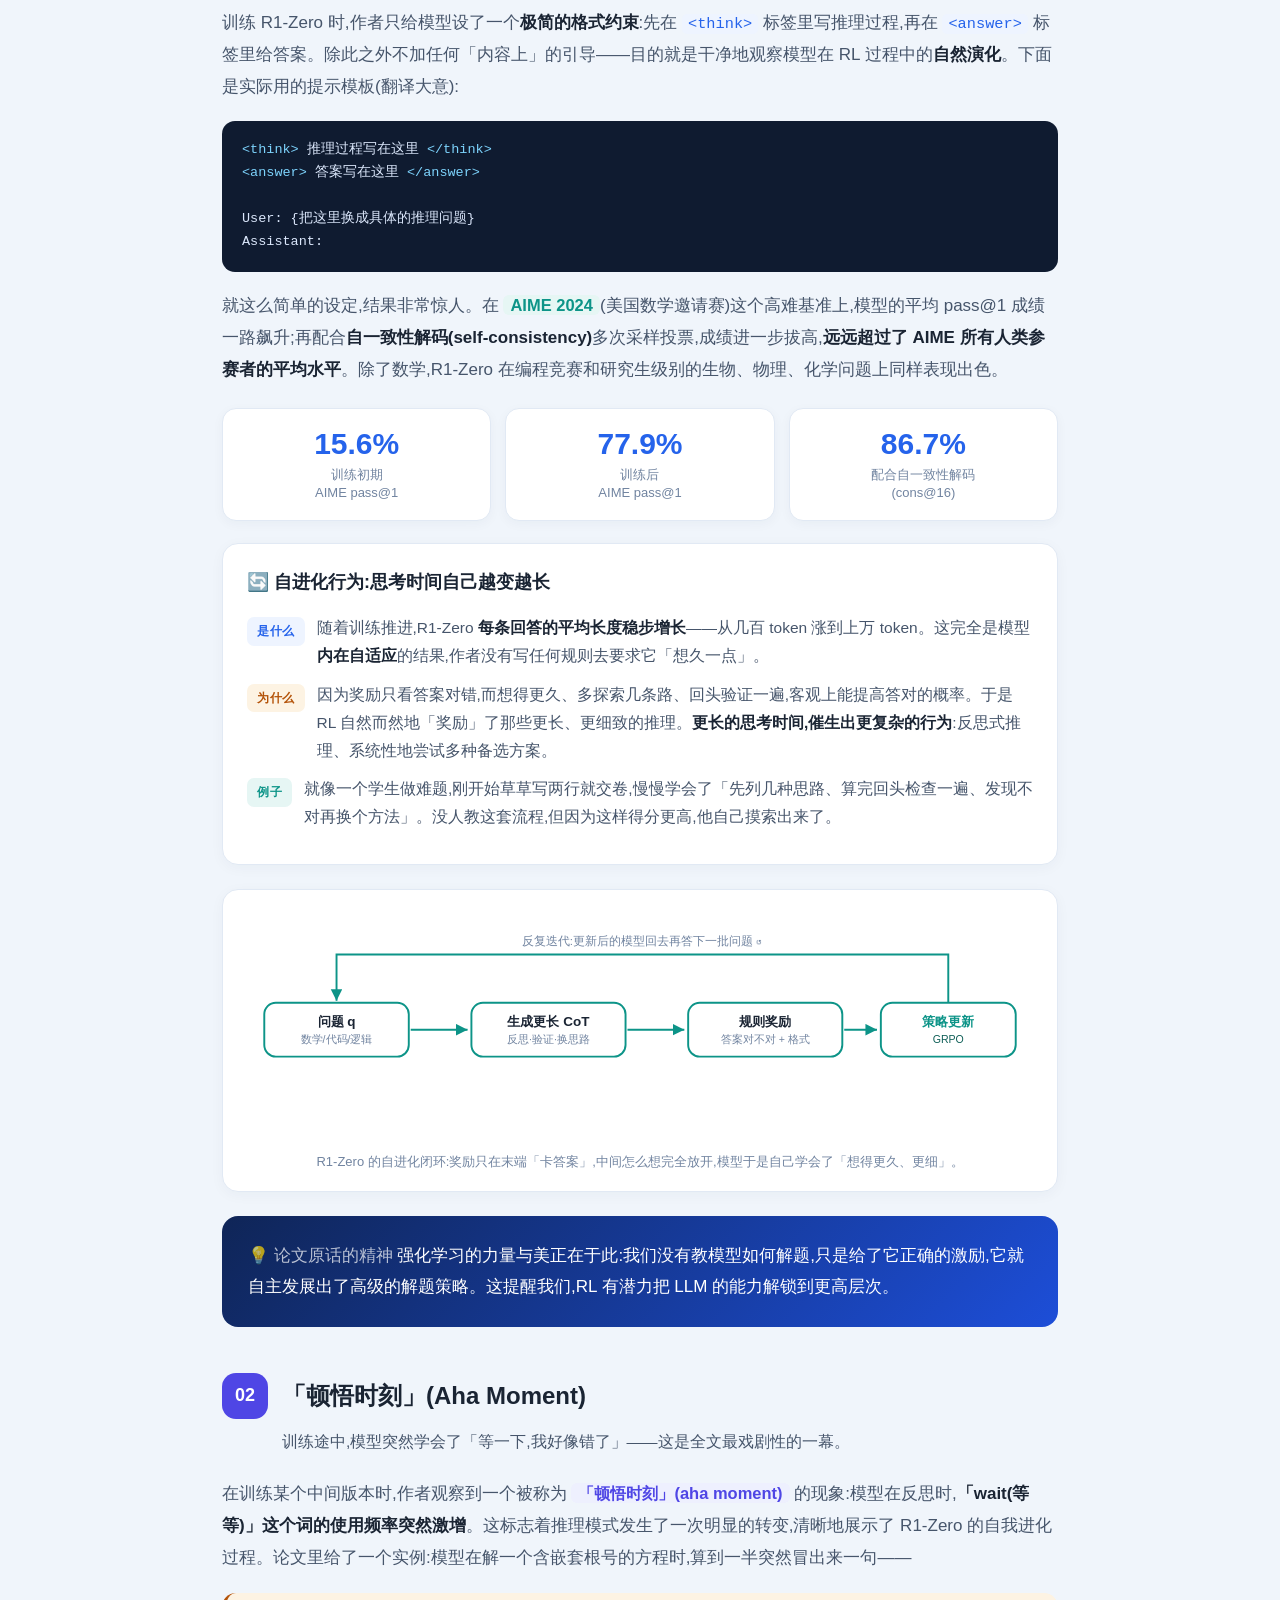
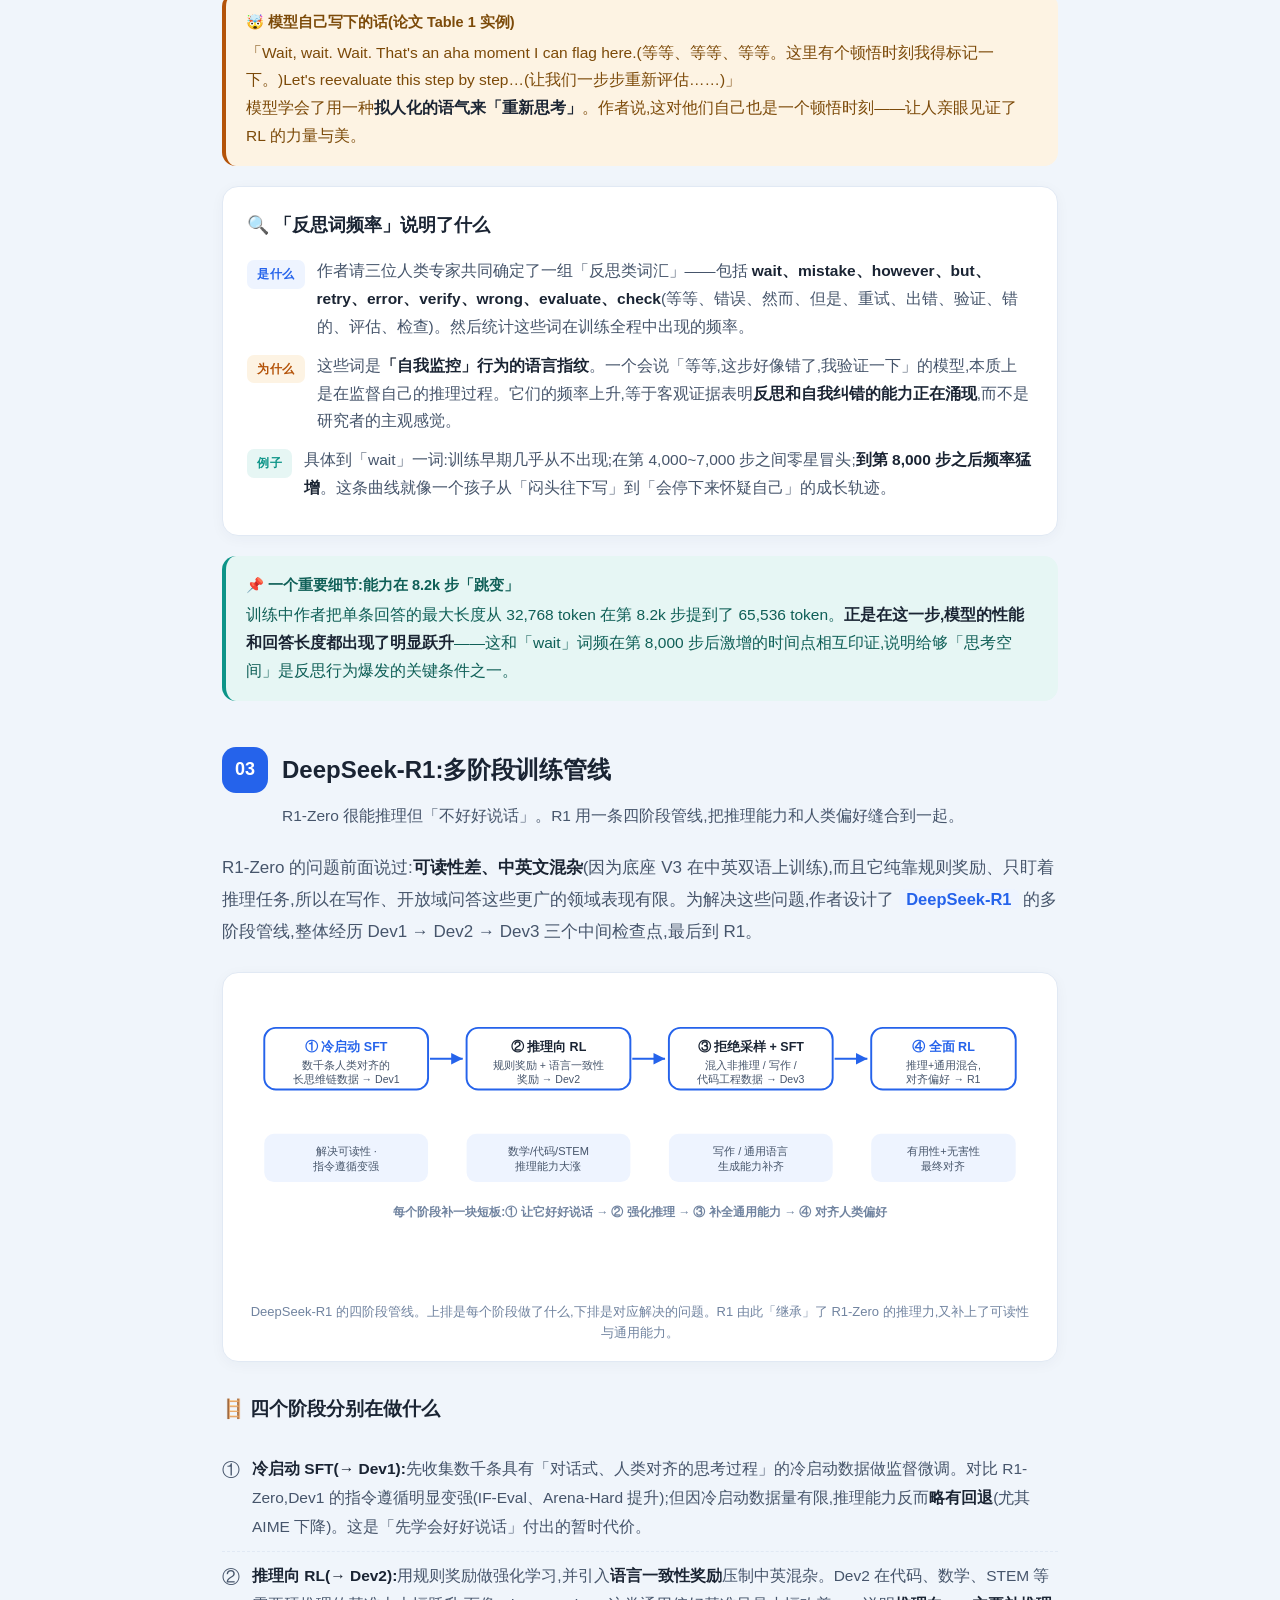
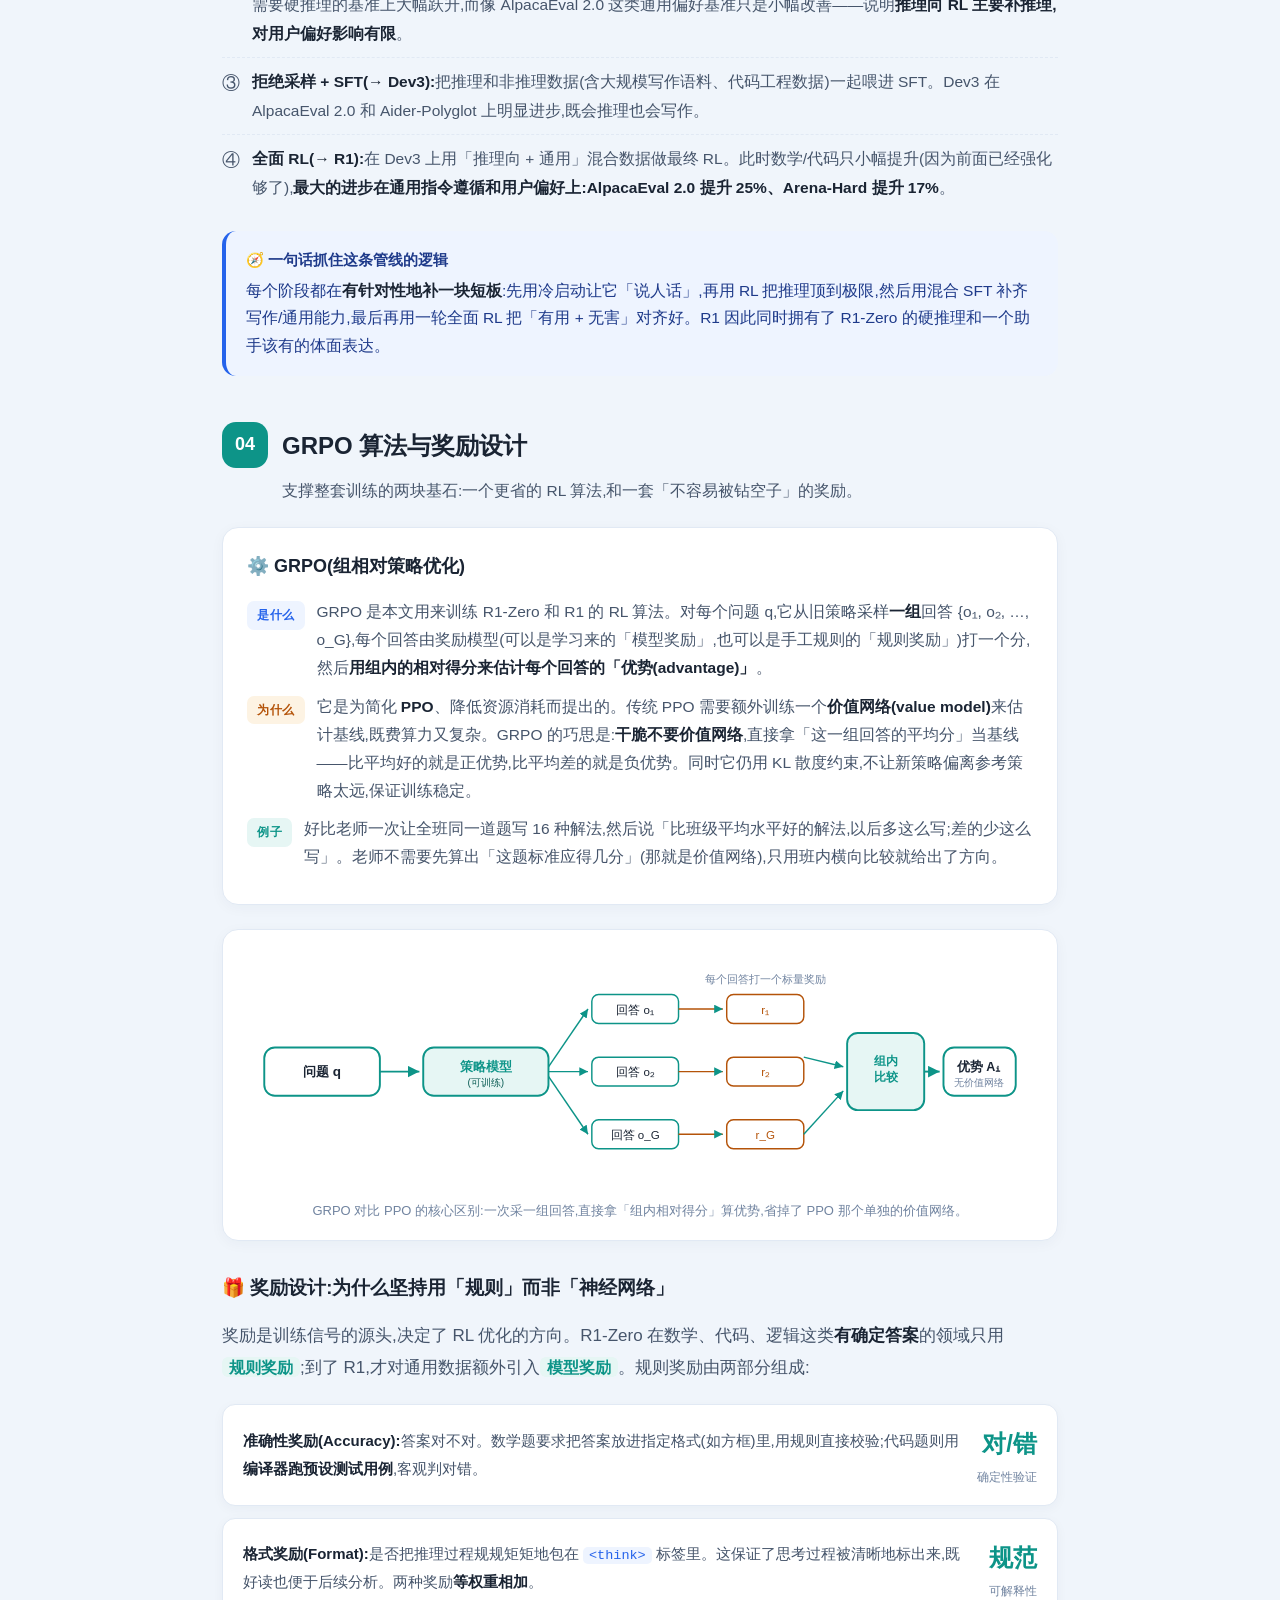
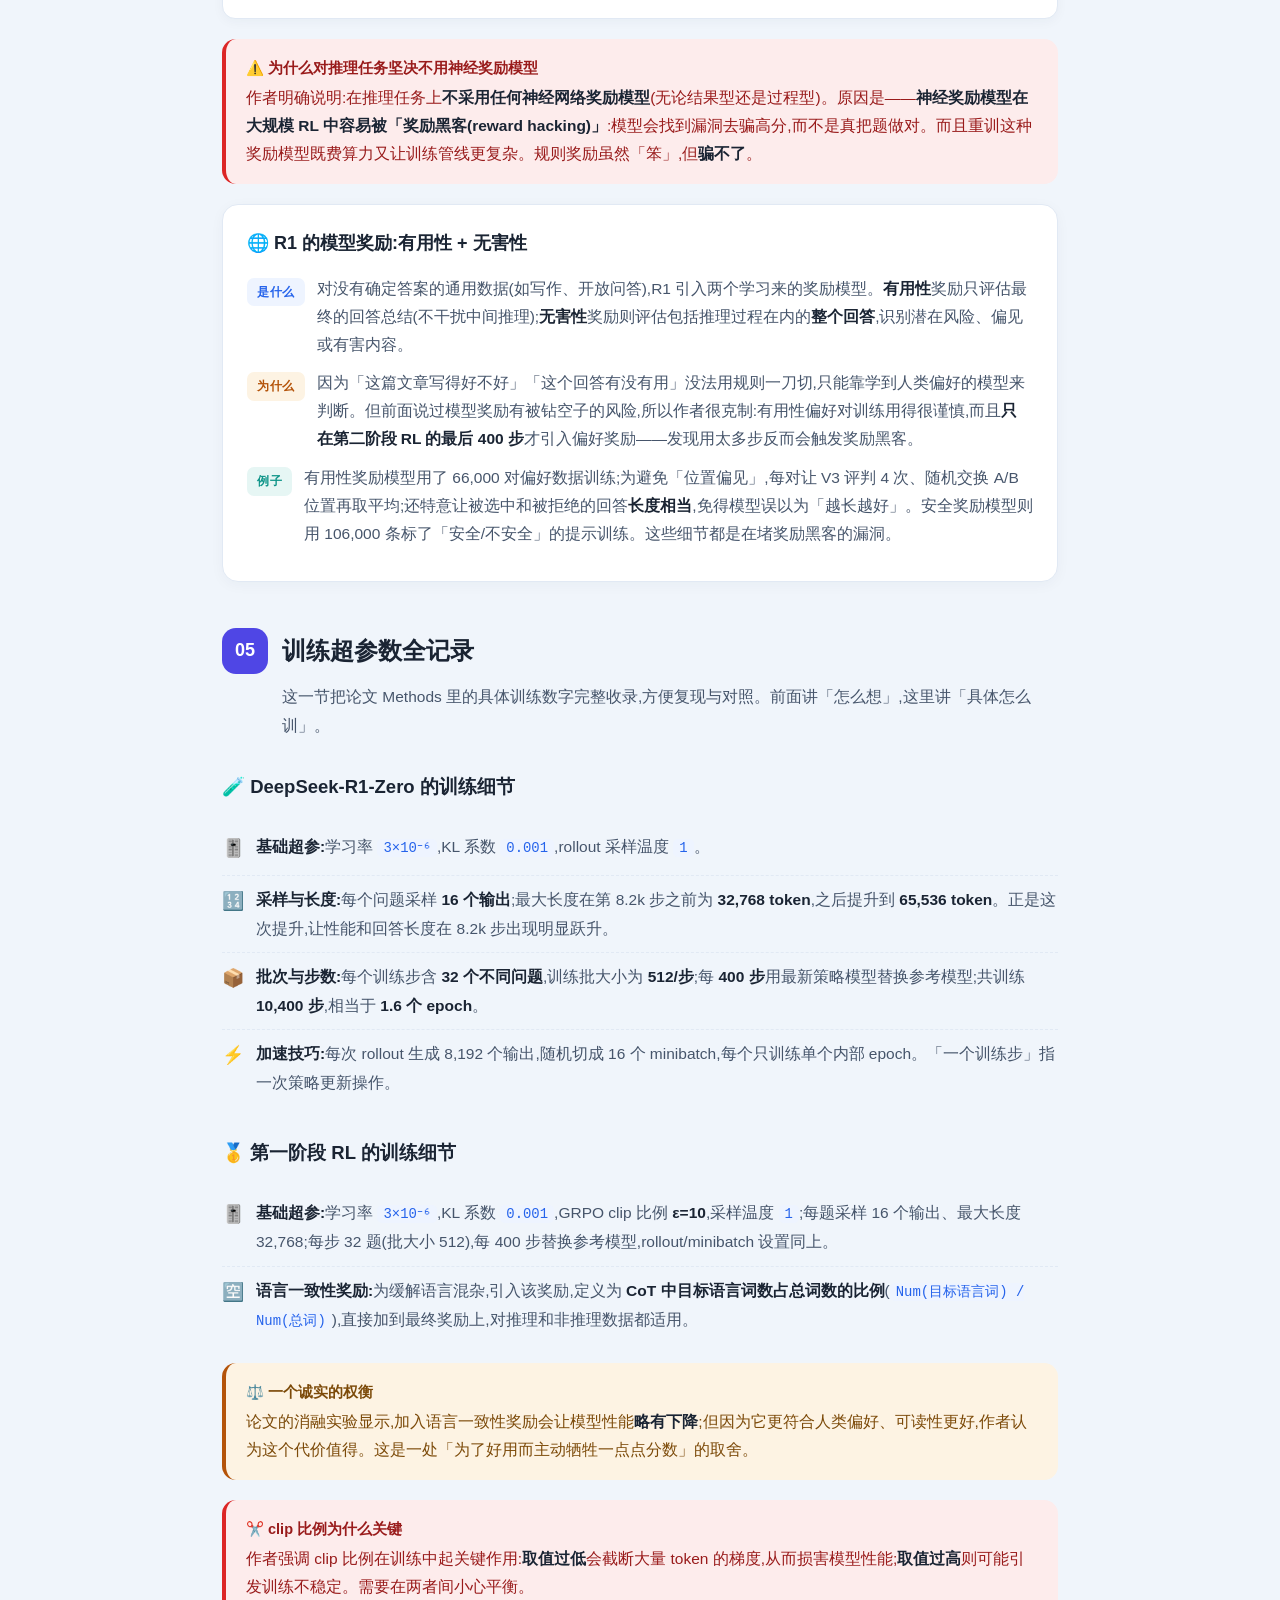
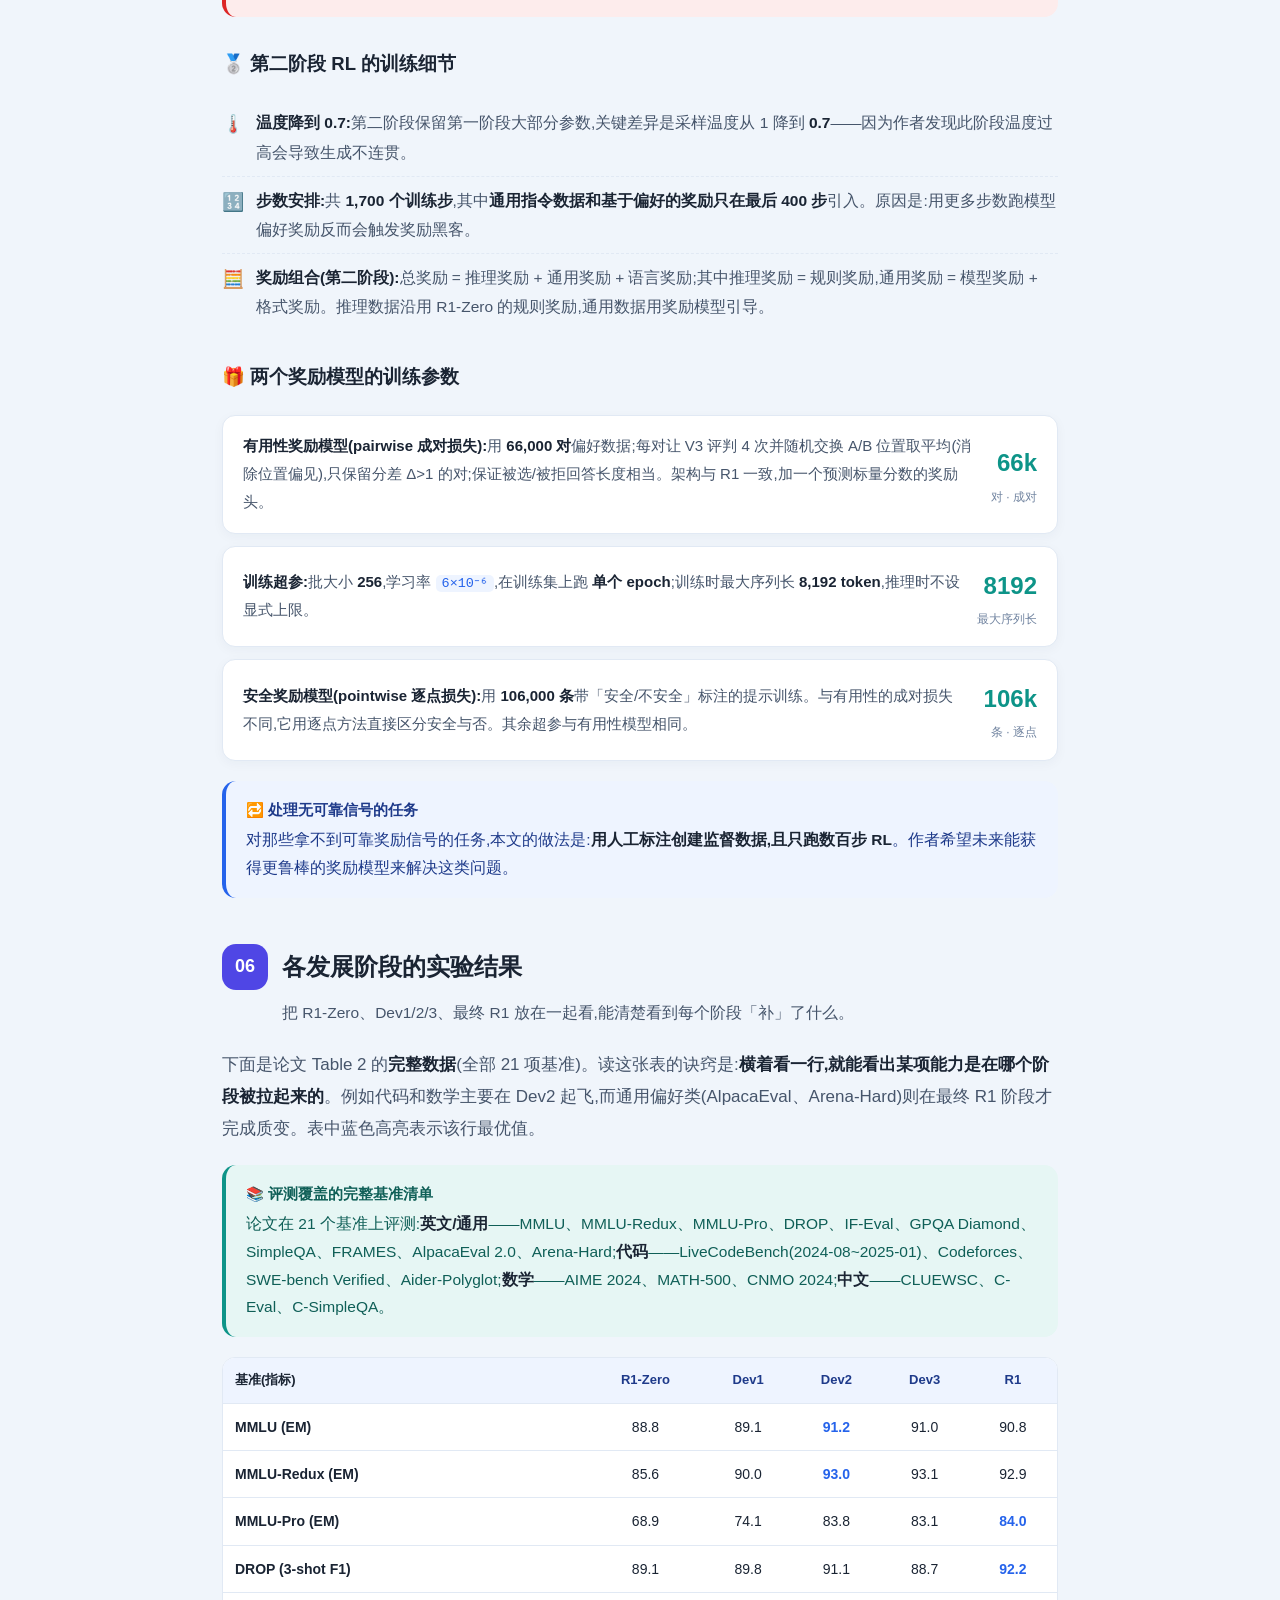
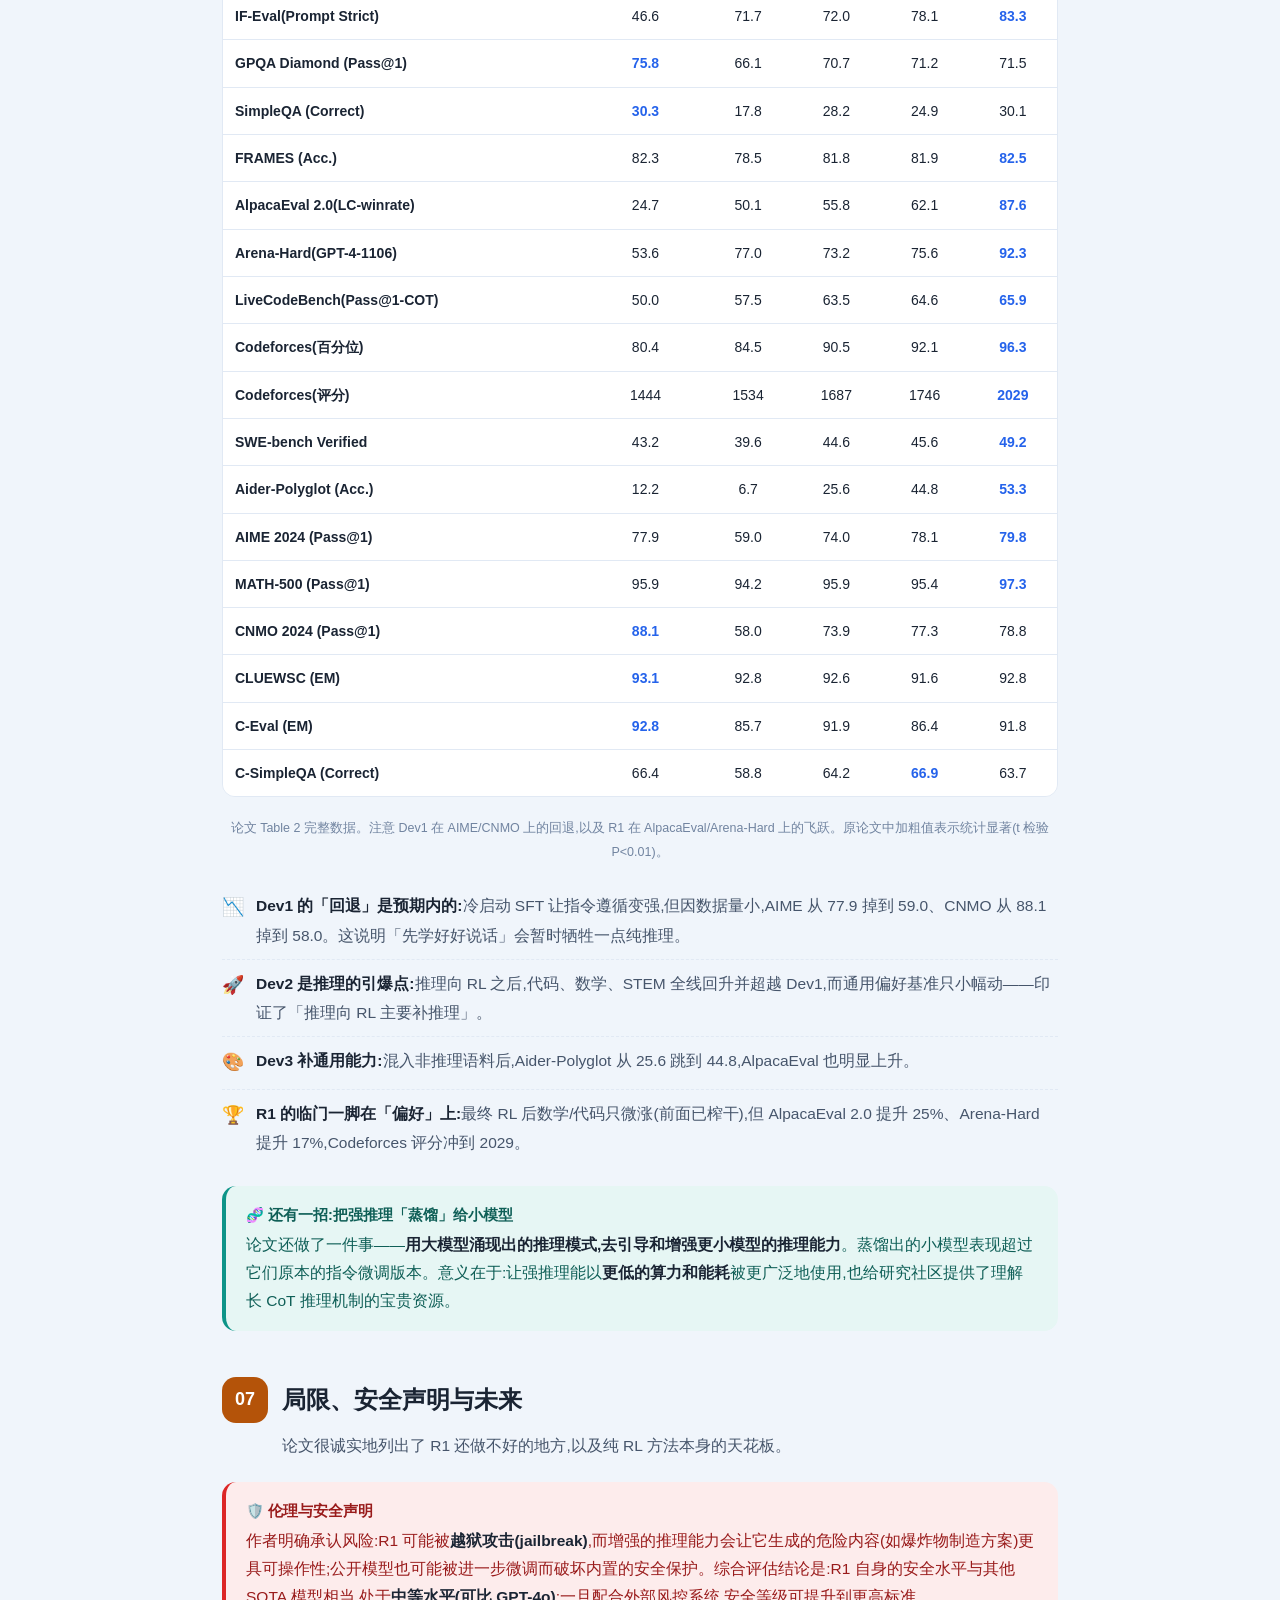
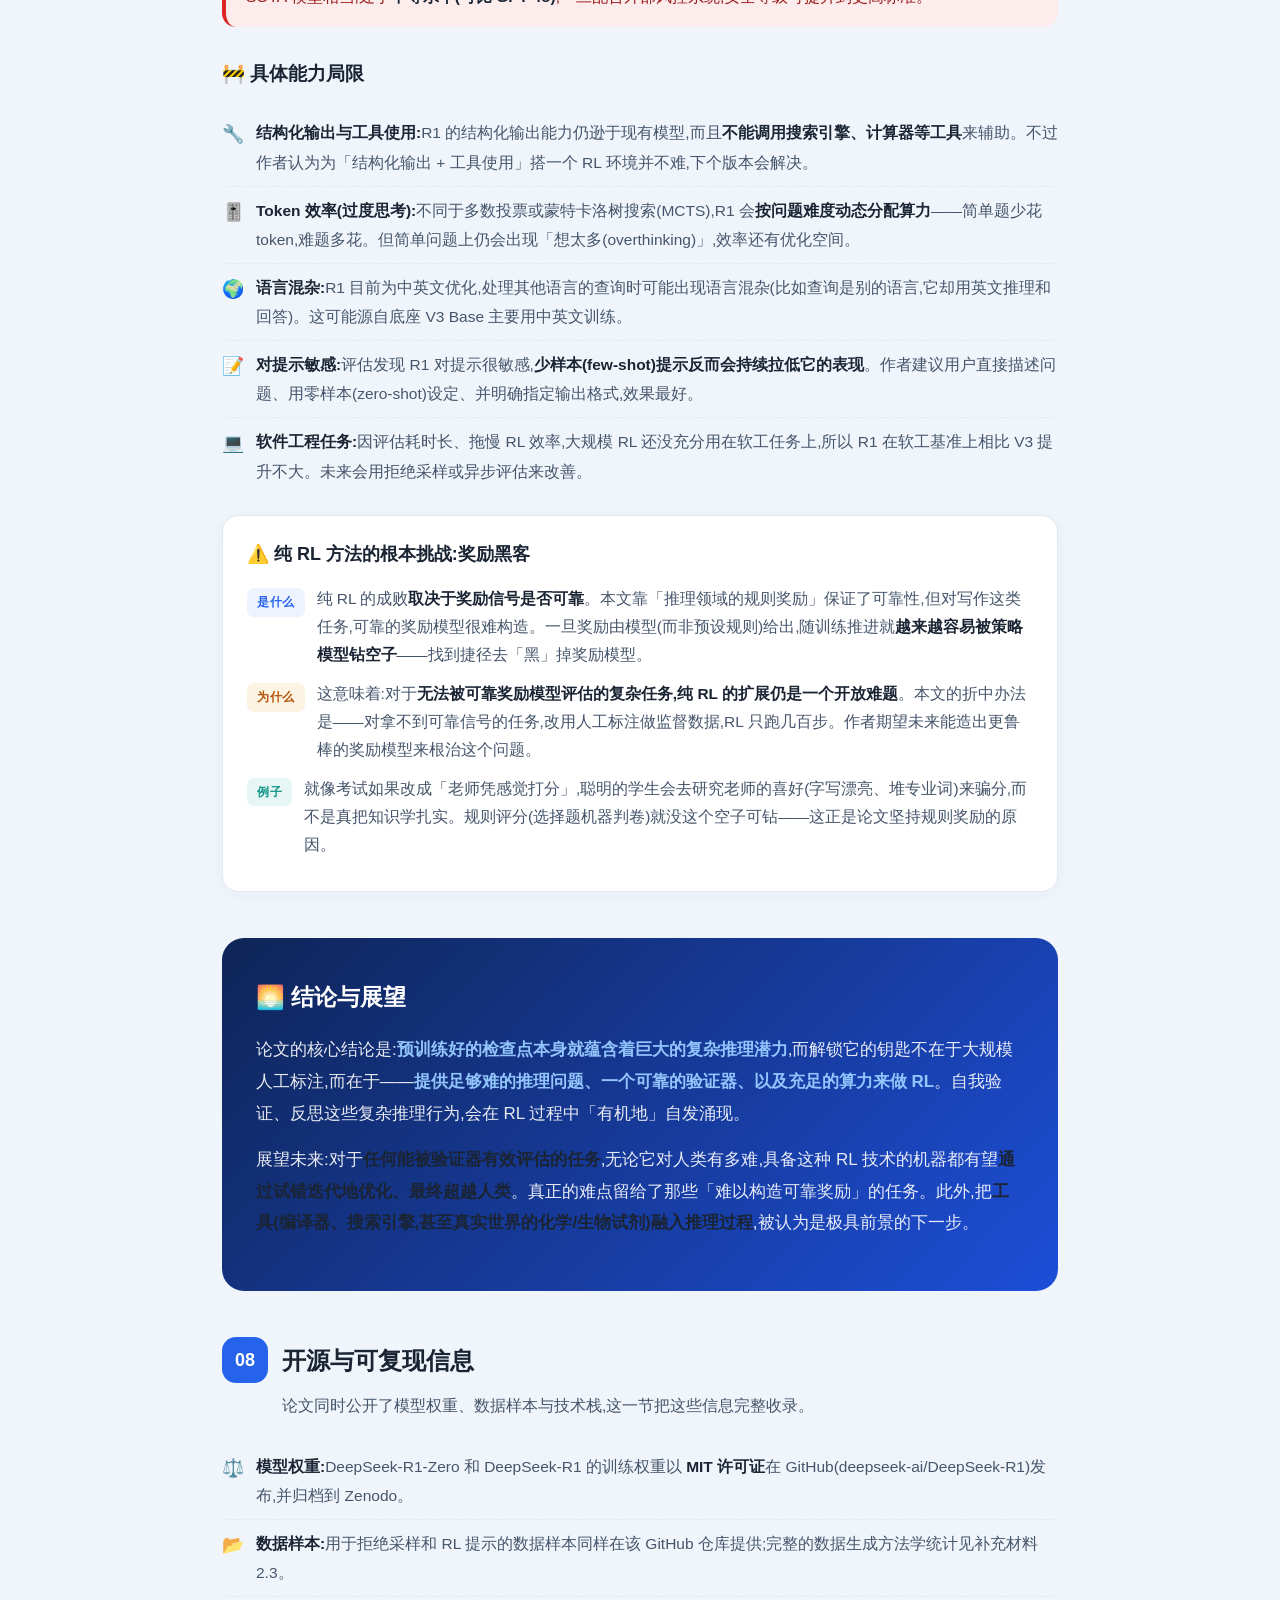
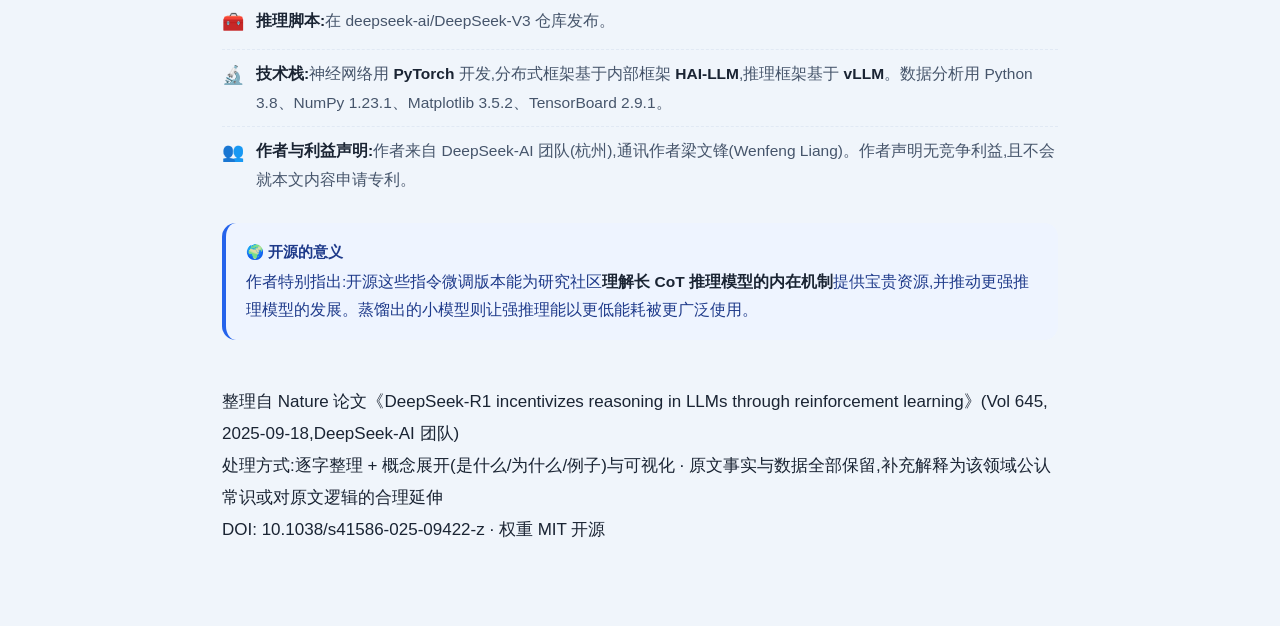
<file: deepseek-r1-guide.html>
<!DOCTYPE html>
<html lang="zh-CN">
<head>
<meta charset="UTF-8">
<meta name="viewport" content="width=device-width, initial-scale=1.0">
<title>DeepSeek-R1:用强化学习激发大模型的推理能力</title>
<style>
:root{
  --bg:#f0f5fb;
  --card:#ffffff;
  --ink:#1a2433;
  --ink-soft:#46556b;
  --ink-faint:#7184a0;
  --line:#e1e9f4;
  --accent:#2563eb;
  --accent-soft:#3b82f6;
  --accent-bg:#eef4ff;
  --hero-a:#0f2557;
  --hero-b:#1d4ed8;
  --teal:#0d9488;
  --teal-bg:#e6f6f4;
  --indigo:#4f46e5;
  --indigo-bg:#eef0fe;
  --gold:#b45309;
  --gold-bg:#fdf3e3;
  --warn:#dc2626;
  --warn-bg:#fdecec;
  --s1:#2563eb; --s1-bg:#eef4ff;
  --s2:#0d9488; --s2-bg:#e6f6f4;
  --s3:#4f46e5; --s3-bg:#eef0fe;
  --s4:#b45309; --s4-bg:#fdf3e3;
}
*{box-sizing:border-box;margin:0;padding:0}
html{scroll-behavior:smooth}
body{
  background:var(--bg);
  color:var(--ink);
  font-family:-apple-system,BlinkMacSystemFont,"Segoe UI","PingFang SC","Hiragino Sans GB","Microsoft YaHei",sans-serif;
  font-size:17px;
  line-height:1.88;
  -webkit-font-smoothing:antialiased;
}
.top-progress{position:fixed;top:0;left:0;height:3px;width:0;background:linear-gradient(90deg,var(--accent),var(--teal));z-index:999;transition:width .15s ease}

/* ---------- Sidebar TOC ---------- */
.side-toc{
  position:fixed;top:50%;left:24px;transform:translateY(-50%);
  width:230px;max-height:84vh;overflow-y:auto;
  background:rgba(255,255,255,.72);
  backdrop-filter:blur(14px);-webkit-backdrop-filter:blur(14px);
  border:1px solid var(--line);border-radius:18px;
  padding:18px 16px;z-index:200;
  box-shadow:0 8px 30px rgba(20,40,80,.08);
}
.st-brand{font-weight:800;font-size:15px;color:var(--ink);letter-spacing:.3px}
.st-sub{font-size:12px;color:var(--ink-faint);margin-top:2px;margin-bottom:12px;line-height:1.5}
.st-progress{height:6px;background:var(--line);border-radius:99px;overflow:hidden;margin-bottom:4px}
.st-progress > i{display:block;height:100%;width:0;background:linear-gradient(90deg,var(--accent),var(--teal));border-radius:99px;transition:width .15s ease}
.st-pct{font-size:11px;color:var(--ink-faint);text-align:right;margin-bottom:12px}
.side-toc ul{list-style:none}
.side-toc li{margin:1px 0}
.side-toc a{
  display:flex;gap:8px;align-items:baseline;
  text-decoration:none;color:var(--ink-soft);
  font-size:13.5px;padding:6px 9px;border-radius:9px;
  transition:all .18s ease;line-height:1.45;
}
.side-toc a .n{font-size:11px;color:var(--ink-faint);font-weight:700;min-width:16px}
.side-toc a:hover{background:var(--accent-bg);color:var(--accent)}
.side-toc a.active{background:var(--accent);color:#fff;font-weight:600}
.side-toc a.active .n{color:rgba(255,255,255,.8)}
.toc-toggle{display:none}

/* ---------- Layout ---------- */
.wrap{max-width:880px;margin:0 auto;padding:0 22px 80px}

/* ---------- Hero ---------- */
.hero{
  background:linear-gradient(135deg,var(--hero-a),var(--hero-b));
  color:#fff;border-radius:0 0 28px 28px;
  padding:64px 40px 52px;margin-bottom:42px;
  position:relative;overflow:hidden;
}
.hero::after{content:"";position:absolute;right:-60px;top:-60px;width:260px;height:260px;border-radius:50%;background:rgba(255,255,255,.06)}
.hero::before{content:"";position:absolute;right:90px;bottom:-90px;width:200px;height:200px;border-radius:50%;background:rgba(255,255,255,.05)}
.hero .eyebrow{font-size:13px;letter-spacing:2px;text-transform:uppercase;opacity:.78;font-weight:600}
.hero h1{font-size:33px;line-height:1.3;margin:14px 0 16px;font-weight:800;position:relative;z-index:1}
.hero p{font-size:16px;opacity:.9;max-width:640px;position:relative;z-index:1}
.hero .meta{margin-top:22px;display:flex;flex-wrap:wrap;gap:10px;position:relative;z-index:1}
.hero .meta span{background:rgba(255,255,255,.14);border:1px solid rgba(255,255,255,.18);padding:5px 13px;border-radius:99px;font-size:12.5px}

/* ---------- Sections ---------- */
section{margin-bottom:46px;scroll-margin-top:24px}
.sec-head{display:flex;align-items:center;gap:14px;margin-bottom:8px}
.sec-num{
  flex-shrink:0;width:46px;height:46px;border-radius:14px;
  display:flex;align-items:center;justify-content:center;
  font-weight:800;font-size:18px;color:#fff;
}
.sec-head h2{font-size:24px;font-weight:800;line-height:1.3}
.sec-lead{color:var(--ink-soft);font-size:15.5px;margin:4px 0 22px;padding-left:60px}
section.s1 .sec-num{background:var(--s1)} section.s1 .term{background:var(--s1-bg);color:var(--s1)}
section.s2 .sec-num{background:var(--s2)} section.s2 .term{background:var(--s2-bg);color:var(--s2)}
section.s3 .sec-num{background:var(--s3)} section.s3 .term{background:var(--s3-bg);color:var(--s3)}
section.s4 .sec-num{background:var(--s4)} section.s4 .term{background:var(--s4-bg);color:var(--s4)}

p{margin:14px 0;color:var(--ink-soft)}
p.body{color:var(--ink-soft)}
strong{color:var(--ink);font-weight:700}
.term{padding:1px 7px;border-radius:6px;font-weight:600;font-size:.97em;white-space:nowrap}
h3.sub{font-size:18.5px;margin:30px 0 6px;color:var(--ink);font-weight:700;display:flex;gap:8px;align-items:center}

/* ---------- Definition card (three-part) ---------- */
.def{
  background:var(--card);border:1px solid var(--line);border-radius:16px;
  padding:22px 24px;margin:20px 0;
  box-shadow:0 3px 14px rgba(20,40,80,.04);
}
.def-title{font-size:18px;font-weight:800;color:var(--ink);margin-bottom:14px;display:flex;gap:9px;align-items:center}
.def-row{display:flex;gap:12px;margin:11px 0;align-items:flex-start}
.tag{flex-shrink:0;font-size:12px;font-weight:700;padding:3px 10px;border-radius:7px;margin-top:3px;letter-spacing:.5px}
.tag-what{background:var(--accent-bg);color:var(--accent)}
.tag-why{background:var(--gold-bg);color:var(--gold)}
.tag-eg{background:var(--teal-bg);color:var(--teal)}
.def-row .txt{flex:1;color:var(--ink-soft);font-size:15.5px;line-height:1.8}
.def-row .txt b{color:var(--ink)}

/* ---------- Stats ---------- */
.stats{display:grid;grid-template-columns:repeat(3,1fr);gap:14px;margin:22px 0}
.stat{background:var(--card);border:1px solid var(--line);border-radius:14px;padding:18px;text-align:center;box-shadow:0 3px 12px rgba(20,40,80,.04)}
.stat .num{font-size:30px;font-weight:800;color:var(--accent);line-height:1.1}
.stat .lbl{font-size:13px;color:var(--ink-faint);margin-top:6px;line-height:1.4}

/* ---------- Callouts ---------- */
.callout{border-radius:14px;padding:16px 20px;margin:20px 0;border-left:4px solid;font-size:15.5px;line-height:1.8}
.callout .ct{font-weight:700;display:block;margin-bottom:3px;font-size:14.5px}
.key{background:var(--accent-bg);border-color:var(--accent);color:#1e3a8a}
.key-teal{background:var(--teal-bg);border-color:var(--teal);color:#0f5f57}
.key-gold{background:var(--gold-bg);border-color:var(--gold);color:#7c4a09}
.warn{background:var(--warn-bg);border-color:var(--warn);color:#991b1b}
.quote-box{background:linear-gradient(135deg,#0f2557,#1d4ed8);color:#fff;border:none;border-radius:16px;padding:24px 26px;font-size:17px;line-height:1.85;margin:24px 0}
.quote-box .ct{color:rgba(255,255,255,.7)}

/* ---------- Cases (comparison) ---------- */
.cases{display:flex;flex-direction:column;gap:12px;margin:20px 0}
.case{display:flex;gap:16px;align-items:center;background:var(--card);border:1px solid var(--line);border-radius:13px;padding:16px 20px;box-shadow:0 3px 12px rgba(20,40,80,.04)}
.case .desc{flex:1;font-size:15px;color:var(--ink-soft)}
.case .desc b{color:var(--ink)}
.case .res{flex-shrink:0;text-align:right}
.case .res .big{font-size:24px;font-weight:800;color:var(--teal)}
.case .res .sm{font-size:12px;color:var(--ink-faint)}

/* ---------- Practice list ---------- */
.practice{list-style:none;margin:18px 0}
.practice li{display:flex;gap:12px;padding:9px 0;border-bottom:1px dashed var(--line);font-size:15.5px;color:var(--ink-soft)}
.practice li:last-child{border-bottom:none}
.practice li .ic{flex-shrink:0;font-size:18px}
.practice li b{color:var(--ink)}

/* ---------- Table ---------- */
.tbl-wrap{overflow-x:auto;margin:20px 0;border-radius:13px;border:1px solid var(--line)}
table{width:100%;border-collapse:collapse;font-size:14px;background:var(--card);min-width:560px}
th,td{padding:10px 12px;text-align:center;border-bottom:1px solid var(--line)}
th{background:var(--accent-bg);color:#1e3a8a;font-weight:700;font-size:13px}
td:first-child,th:first-child{text-align:left;font-weight:600;color:var(--ink)}
tr:last-child td{border-bottom:none}
td.hl{color:var(--accent);font-weight:800}
.tbl-cap{font-size:12.5px;color:var(--ink-faint);margin-top:8px;text-align:center}

/* ---------- Code ---------- */
pre{background:#0f1b30;color:#dbe7fb;border-radius:13px;padding:18px 20px;overflow-x:auto;font-size:13.5px;line-height:1.7;margin:18px 0;font-family:"SF Mono",Menlo,Consolas,monospace}
pre .tk{color:#7dd3fc}
code{background:var(--accent-bg);color:var(--accent);padding:1px 6px;border-radius:5px;font-size:.9em;font-family:"SF Mono",Menlo,Consolas,monospace}

/* ---------- Figure / SVG ---------- */
.figure{background:var(--card);border:1px solid var(--line);border-radius:16px;padding:26px 22px 18px;margin:24px 0;box-shadow:0 3px 14px rgba(20,40,80,.04)}
.figure svg{width:100%;height:auto;display:block}
.fig-cap{font-size:13px;color:var(--ink-faint);text-align:center;margin-top:14px;line-height:1.6}
.svg-box{fill:var(--card)}
[data-anim]{opacity:0}
[data-draw]{stroke-dasharray:var(--len,400);stroke-dashoffset:var(--len,400)}
.figure.in [data-anim]{opacity:1;transition:opacity .55s ease,transform .55s ease}
.figure.in [data-draw]{stroke-dashoffset:0;transition:stroke-dashoffset 1s ease .25s}

/* ---------- Final ---------- */
.final{background:linear-gradient(135deg,#0f2557,#1d4ed8);color:#fff;border-radius:22px;padding:38px 34px;margin:46px 0 30px}
.final h2{font-size:23px;margin-bottom:14px;font-weight:800}
.final p{color:rgba(255,255,255,.9)}
.final .hl{color:#93c5fd;font-weight:700}

footer{text-align:center;color:var(--ink-faint);font-size:13px;line-height:1.8;padding:30px 20px 10px;border-top:1px solid var(--line);margin-top:40px}

@media (max-width:1180px){
  .side-toc{transform:none;top:0;left:0;height:100vh;max-height:100vh;border-radius:0;width:260px;transition:transform .3s ease}
  .side-toc.closed{transform:translateX(-100%)}
  .toc-toggle{display:flex;position:fixed;top:14px;left:14px;z-index:300;width:44px;height:44px;border-radius:12px;background:var(--accent);color:#fff;border:none;align-items:center;justify-content:center;font-size:20px;box-shadow:0 4px 14px rgba(37,99,235,.35);cursor:pointer}
}
@media (max-width:760px){
  body{font-size:16px}
  .hero{padding:54px 24px 40px}
  .hero h1{font-size:26px}
  .sec-head h2{font-size:21px}
  .sec-lead{padding-left:0}
  .stats{grid-template-columns:1fr}
  .case{flex-direction:column;align-items:flex-start;gap:8px}
  .case .res{text-align:left}
  .sec-num{width:40px;height:40px;font-size:16px}
}
@media (prefers-reduced-motion:reduce){
  *{transition:none!important;animation:none!important}
  [data-anim]{opacity:1!important}
  [data-draw]{stroke-dashoffset:0!important}
}
</style>
</head>
<body>

<div class="top-progress" id="topProgress"></div>
<button class="toc-toggle" id="tocToggle" aria-label="目录">☰</button>

<nav class="side-toc closed" id="sideToc">
  <div class="st-brand">DeepSeek-R1</div>
  <div class="st-sub">用强化学习激发大模型推理能力 · 阅读导航</div>
  <div class="st-progress"><i id="stBar"></i></div>
  <div class="st-pct" id="stPct">0%</div>
  <ul>
    <li><a href="#intro"><span class="n">00</span>核心问题与思路</a></li>
    <li><a href="#zero"><span class="n">01</span>R1-Zero:纯 RL 的自进化</a></li>
    <li><a href="#aha"><span class="n">02</span>「顿悟时刻」的出现</a></li>
    <li><a href="#r1"><span class="n">03</span>R1:多阶段训练管线</a></li>
    <li><a href="#grpo"><span class="n">04</span>GRPO 算法与奖励设计</a></li>
    <li><a href="#train"><span class="n">05</span>训练超参数全记录</a></li>
    <li><a href="#results"><span class="n">06</span>各阶段实验结果</a></li>
    <li><a href="#limits"><span class="n">07</span>局限、安全与未来</a></li>
    <li><a href="#code"><span class="n">08</span>开源与可复现信息</a></li>
  </ul>
</nav>

<header class="hero">
  <div class="eyebrow">Nature · Vol 645 · 2025-09-18</div>
  <h1>DeepSeek-R1:用强化学习激发大模型的推理能力</h1>
  <p>不再依赖人工标注的推理示范,只用一个「答案对不对」的奖励信号,模型就在强化学习中自己「长出」了反思、验证、换思路这些高级推理行为——这篇论文讲的就是这件事是怎么发生的。</p>
  <div class="meta">
    <span>📄 DeepSeek-R1 / R1-Zero</span>
    <span>🧠 纯强化学习(无 SFT 冷启动)</span>
    <span>🏆 AIME 2024: 15.6% → 77.9%</span>
    <span>🔓 MIT 开源 · 含蒸馏小模型</span>
  </div>
</header>

<div class="wrap">

<!-- ============ 00 ============ -->
<section class="s1" id="intro">
  <div class="sec-head">
    <div class="sec-num">00</div>
    <h2>核心问题:推理能力,非得靠人「喂」吗?</h2>
  </div>
  <p class="sec-lead">这一节先说清楚论文要解决的痛点,以及它给出的反直觉答案。</p>

  <p>推理能力是人类智能的基石——从解数学题到逻辑推导再到写程序,都靠它。近年人们发现,<strong>大语言模型(LLM)规模够大时会「涌现」出推理能力</strong>,而 <span class="term">思维链(CoT)提示</span> 又能进一步把这种能力放出来:只要给几个范例,或者加一句「Let's think step by step(让我们一步步思考)」,模型就会先写出中间推理步骤,复杂任务的表现随之大幅提升。</p>

  <p>但这条路有个根本瓶颈。无论是 CoT 提示还是后训练阶段学习「高质量多步推理轨迹」,<strong>都严重依赖人工标注的推理过程</strong>。这带来两个问题:一是人工标注慢、难规模化、还会引入人的认知偏见;二是更要命的——<strong>当你逼着模型去模仿人类的思考方式,它的上限就被人类示范钉死了</strong>,模型再也探索不到那些「不像人、但可能更好」的推理路径。</p>

  <div class="callout key">
    <span class="ct">🎯 论文的核心主张</span>
    LLM 的推理能力可以<strong>纯粹通过强化学习(RL)来激发</strong>,完全不需要人工标注的推理轨迹。在这个框架下,自我反思、验证、动态调整策略等高级推理模式会「自发涌现」,最终模型在数学、编程竞赛、STEM 等可验证任务上,反而<strong>超过了用人类示范做监督学习训练出来的同类模型</strong>。
  </div>

  <div class="def">
    <div class="def-title">🧩 它的关键设计选择:跳过 SFT,直接上 RL</div>
    <div class="def-row">
      <span class="tag tag-what">是什么</span>
      <div class="txt">论文以 <b>DeepSeek-V3 Base</b> 为底座,用 <b>GRPO</b> 作为强化学习框架。奖励信号<b>只看最终答案对不对</b>(对照标准答案),完全不管推理过程长什么样。最关键的是:他们<b>故意跳过了传统的监督微调(SFT)阶段</b>,直接开始 RL 训练。</div>
    </div>
    <div class="def-row">
      <span class="tag tag-why">为什么</span>
      <div class="txt">背后的假设是:<b>人类定义的推理模式会限制模型探索</b>。一旦先用 SFT 把模型「教成人的样子」,它就被框住了。而不加约束的 RL,反而更能激发出全新的推理能力。这就是整篇论文最大的赌注——少教,甚至不教,只给对的激励。</div>
    </div>
    <div class="def-row">
      <span class="tag tag-eg">例子</span>
      <div class="txt">类比下围棋:与其让 AI 背棋谱(模仿人类棋手),不如只告诉它「赢棋得分」,让它自己左右互搏。AlphaGo Zero 就是这么下出了人类从没想过的「神之一手」。R1-Zero 走的是同一条「只给奖励、自己摸索」的路。</div>
    </div>
  </div>

  <p>由此训练出的第一个模型叫 <span class="term">DeepSeek-R1-Zero</span>。但它有毛病:可读性差、中英文混着说。于是作者又造了 <span class="term">DeepSeek-R1</span>——在 R1-Zero 的推理能力之上,用多阶段训练把它的行为对齐到人类偏好。此外,团队还<strong>把推理能力蒸馏进了几个更小的模型并开源</strong>,让低算力、低能耗也能用上强推理。</p>
</section>

<!-- ============ 01 ============ -->
<section class="s2" id="zero">
  <div class="sec-head">
    <div class="sec-num">01</div>
    <h2>DeepSeek-R1-Zero:纯 RL 下的自我进化</h2>
  </div>
  <p class="sec-lead">不教怎么想,只给一个格式模板和一个对错奖励,看模型自己进化成什么样。</p>

  <p>训练 R1-Zero 时,作者只给模型设了一个<strong>极简的格式约束</strong>:先在 <code>&lt;think&gt;</code> 标签里写推理过程,再在 <code>&lt;answer&gt;</code> 标签里给答案。除此之外不加任何「内容上」的引导——目的就是干净地观察模型在 RL 过程中的<strong>自然演化</strong>。下面是实际用的提示模板(翻译大意):</p>

  <pre><span class="tk">&lt;think&gt;</span> 推理过程写在这里 <span class="tk">&lt;/think&gt;</span>
<span class="tk">&lt;answer&gt;</span> 答案写在这里 <span class="tk">&lt;/answer&gt;</span>

User: {把这里换成具体的推理问题}
Assistant:</pre>

  <p>就这么简单的设定,结果非常惊人。在 <span class="term">AIME 2024</span>(美国数学邀请赛)这个高难基准上,模型的平均 pass@1 成绩一路飙升;再配合<strong>自一致性解码(self-consistency)</strong>多次采样投票,成绩进一步拔高,<strong>远远超过了 AIME 所有人类参赛者的平均水平</strong>。除了数学,R1-Zero 在编程竞赛和研究生级别的生物、物理、化学问题上同样表现出色。</p>

  <div class="stats">
    <div class="stat"><div class="num">15.6%</div><div class="lbl">训练初期<br>AIME pass@1</div></div>
    <div class="stat"><div class="num">77.9%</div><div class="lbl">训练后<br>AIME pass@1</div></div>
    <div class="stat"><div class="num">86.7%</div><div class="lbl">配合自一致性解码<br>(cons@16)</div></div>
  </div>

  <div class="def">
    <div class="def-title">🔄 自进化行为:思考时间自己越变越长</div>
    <div class="def-row">
      <span class="tag tag-what">是什么</span>
      <div class="txt">随着训练推进,R1-Zero <b>每条回答的平均长度稳步增长</b>——从几百 token 涨到上万 token。这完全是模型<b>内在自适应</b>的结果,作者没有写任何规则去要求它「想久一点」。</div>
    </div>
    <div class="def-row">
      <span class="tag tag-why">为什么</span>
      <div class="txt">因为奖励只看答案对错,而想得更久、多探索几条路、回头验证一遍,客观上能提高答对的概率。于是 RL 自然而然地「奖励」了那些更长、更细致的推理。<b>更长的思考时间,催生出更复杂的行为</b>:反思式推理、系统性地尝试多种备选方案。</div>
    </div>
    <div class="def-row">
      <span class="tag tag-eg">例子</span>
      <div class="txt">就像一个学生做难题,刚开始草草写两行就交卷,慢慢学会了「先列几种思路、算完回头检查一遍、发现不对再换个方法」。没人教这套流程,但因为这样得分更高,他自己摸索出来了。</div>
    </div>
  </div>

  <!-- SVG: 自进化循环 -->
  <div class="figure" id="figZero">
    <svg viewBox="0 0 820 230" xmlns="http://www.w3.org/2000/svg">
      <defs>
        <marker id="ah" markerWidth="9" markerHeight="9" refX="6" refY="3" orient="auto">
          <path d="M0,0 L6,3 L0,6 Z" fill="var(--s2)"/>
        </marker>
      </defs>
      <!-- boxes -->
      <g data-anim style="transform-origin:center">
        <rect class="svg-box" x="20" y="90" width="150" height="56" rx="12" stroke="var(--s2)" stroke-width="2"/>
        <text x="95" y="114" text-anchor="middle" font-size="14" font-weight="700" fill="var(--ink)">问题 q</text>
        <text x="95" y="132" text-anchor="middle" font-size="11" fill="var(--ink-faint)">数学/代码/逻辑</text>
      </g>
      <g data-anim>
        <rect class="svg-box" x="235" y="90" width="160" height="56" rx="12" stroke="var(--s2)" stroke-width="2"/>
        <text x="315" y="114" text-anchor="middle" font-size="14" font-weight="700" fill="var(--ink)">生成更长 CoT</text>
        <text x="315" y="132" text-anchor="middle" font-size="11" fill="var(--ink-faint)">反思·验证·换思路</text>
      </g>
      <g data-anim>
        <rect class="svg-box" x="460" y="90" width="160" height="56" rx="12" stroke="var(--s2)" stroke-width="2"/>
        <text x="540" y="114" text-anchor="middle" font-size="14" font-weight="700" fill="var(--ink)">规则奖励</text>
        <text x="540" y="132" text-anchor="middle" font-size="11" fill="var(--ink-faint)">答案对不对 + 格式</text>
      </g>
      <g data-anim>
        <rect class="svg-box" x="660" y="90" width="140" height="56" rx="12" stroke="var(--s2)" stroke-width="2" fill="var(--s2-bg)"/>
        <text x="730" y="114" text-anchor="middle" font-size="14" font-weight="700" fill="var(--s2)">策略更新</text>
        <text x="730" y="132" text-anchor="middle" font-size="11" fill="#0f5f57">GRPO</text>
      </g>
      <!-- arrows -->
      <path data-draw style="--len:60" d="M172 118 L231 118" stroke="var(--s2)" stroke-width="2" fill="none" marker-end="url(#ah)"/>
      <path data-draw style="--len:62" d="M397 118 L456 118" stroke="var(--s2)" stroke-width="2" fill="none" marker-end="url(#ah)"/>
      <path data-draw style="--len:42" d="M622 118 L656 118" stroke="var(--s2)" stroke-width="2" fill="none" marker-end="url(#ah)"/>
      <!-- feedback loop -->
      <path data-draw style="--len:740" d="M730 90 L730 40 L95 40 L95 88" stroke="var(--s2)" stroke-width="2" fill="none" stroke-dasharray="6 5" marker-end="url(#ah)"/>
      <text data-anim x="412" y="30" text-anchor="middle" font-size="12" fill="var(--ink-faint)">反复迭代:更新后的模型回去再答下一批问题 ↺</text>
    </svg>
    <div class="fig-cap">R1-Zero 的自进化闭环:奖励只在末端「卡答案」,中间怎么想完全放开,模型于是自己学会了「想得更久、更细」。</div>
  </div>

  <div class="quote-box">
    <span class="ct">💡 论文原话的精神</span>
    强化学习的力量与美正在于此:我们没有教模型如何解题,只是给了它正确的激励,它就自主发展出了高级的解题策略。这提醒我们,RL 有潜力把 LLM 的能力解锁到更高层次。
  </div>
</section>

<!-- ============ 02 ============ -->
<section class="s3" id="aha">
  <div class="sec-head">
    <div class="sec-num">02</div>
    <h2>「顿悟时刻」(Aha Moment)</h2>
  </div>
  <p class="sec-lead">训练途中,模型突然学会了「等一下,我好像错了」——这是全文最戏剧性的一幕。</p>

  <p>在训练某个中间版本时,作者观察到一个被称为 <span class="term">「顿悟时刻」(aha moment)</span> 的现象:模型在反思时,<strong>「wait(等等)」这个词的使用频率突然激增</strong>。这标志着推理模式发生了一次明显的转变,清晰地展示了 R1-Zero 的自我进化过程。论文里给了一个实例:模型在解一个含嵌套根号的方程时,算到一半突然冒出来一句——</p>

  <div class="callout key-gold">
    <span class="ct">🤯 模型自己写下的话(论文 Table 1 实例)</span>
    「Wait, wait. Wait. That's an aha moment I can flag here.(等等、等等、等等。这里有个顿悟时刻我得标记一下。)Let's reevaluate this step by step…(让我们一步步重新评估……)」<br>
    模型学会了用一种<strong>拟人化的语气来「重新思考」</strong>。作者说,这对他们自己也是一个顿悟时刻——让人亲眼见证了 RL 的力量与美。
  </div>

  <div class="def">
    <div class="def-title">🔍 「反思词频率」说明了什么</div>
    <div class="def-row">
      <span class="tag tag-what">是什么</span>
      <div class="txt">作者请三位人类专家共同确定了一组「反思类词汇」——包括 <b>wait、mistake、however、but、retry、error、verify、wrong、evaluate、check</b>(等等、错误、然而、但是、重试、出错、验证、错的、评估、检查)。然后统计这些词在训练全程中出现的频率。</div>
    </div>
    <div class="def-row">
      <span class="tag tag-why">为什么</span>
      <div class="txt">这些词是<b>「自我监控」行为的语言指纹</b>。一个会说「等等,这步好像错了,我验证一下」的模型,本质上是在监督自己的推理过程。它们的频率上升,等于客观证据表明<b>反思和自我纠错的能力正在涌现</b>,而不是研究者的主观感觉。</div>
    </div>
    <div class="def-row">
      <span class="tag tag-eg">例子</span>
      <div class="txt">具体到「wait」一词:训练早期几乎从不出现;在第 4,000~7,000 步之间零星冒头;<b>到第 8,000 步之后频率猛增</b>。这条曲线就像一个孩子从「闷头往下写」到「会停下来怀疑自己」的成长轨迹。</div>
    </div>
  </div>

  <div class="callout key-teal">
    <span class="ct">📌 一个重要细节:能力在 8.2k 步「跳变」</span>
    训练中作者把单条回答的最大长度从 32,768 token 在第 8.2k 步提到了 65,536 token。<strong>正是在这一步,模型的性能和回答长度都出现了明显跃升</strong>——这和「wait」词频在第 8,000 步后激增的时间点相互印证,说明给够「思考空间」是反思行为爆发的关键条件之一。
  </div>
</section>

<!-- ============ 03 ============ -->
<section class="s1" id="r1">
  <div class="sec-head">
    <div class="sec-num">03</div>
    <h2>DeepSeek-R1:多阶段训练管线</h2>
  </div>
  <p class="sec-lead">R1-Zero 很能推理但「不好好说话」。R1 用一条四阶段管线,把推理能力和人类偏好缝合到一起。</p>

  <p>R1-Zero 的问题前面说过:<strong>可读性差、中英文混杂</strong>(因为底座 V3 在中英双语上训练),而且它纯靠规则奖励、只盯着推理任务,所以在写作、开放域问答这些更广的领域表现有限。为解决这些问题,作者设计了 <span class="term">DeepSeek-R1</span> 的多阶段管线,整体经历 Dev1 → Dev2 → Dev3 三个中间检查点,最后到 R1。</p>

  <!-- SVG: pipeline -->
  <div class="figure" id="figPipe">
    <svg viewBox="0 0 820 300" xmlns="http://www.w3.org/2000/svg">
      <defs>
        <marker id="ah2" markerWidth="9" markerHeight="9" refX="6" refY="3" orient="auto">
          <path d="M0,0 L6,3 L0,6 Z" fill="var(--s1)"/>
        </marker>
      </defs>
      <!-- stage 1 -->
      <g data-anim>
        <rect class="svg-box" x="20" y="30" width="170" height="64" rx="12" stroke="var(--s1)" stroke-width="2" fill="var(--s1-bg)"/>
        <text x="105" y="54" text-anchor="middle" font-size="13" font-weight="800" fill="var(--s1)">① 冷启动 SFT</text>
        <text x="105" y="73" text-anchor="middle" font-size="11" fill="var(--ink-soft)">数千条人类对齐的</text>
        <text x="105" y="87" text-anchor="middle" font-size="11" fill="var(--ink-soft)">长思维链数据 → Dev1</text>
      </g>
      <!-- stage 2 -->
      <g data-anim>
        <rect class="svg-box" x="230" y="30" width="170" height="64" rx="12" stroke="var(--s1)" stroke-width="2"/>
        <text x="315" y="54" text-anchor="middle" font-size="13" font-weight="800" fill="var(--ink)">② 推理向 RL</text>
        <text x="315" y="73" text-anchor="middle" font-size="11" fill="var(--ink-soft)">规则奖励 + 语言一致性</text>
        <text x="315" y="87" text-anchor="middle" font-size="11" fill="var(--ink-soft)">奖励 → Dev2</text>
      </g>
      <!-- stage 3 -->
      <g data-anim>
        <rect class="svg-box" x="440" y="30" width="170" height="64" rx="12" stroke="var(--s1)" stroke-width="2"/>
        <text x="525" y="54" text-anchor="middle" font-size="13" font-weight="800" fill="var(--ink)">③ 拒绝采样 + SFT</text>
        <text x="525" y="73" text-anchor="middle" font-size="11" fill="var(--ink-soft)">混入非推理 / 写作 /</text>
        <text x="525" y="87" text-anchor="middle" font-size="11" fill="var(--ink-soft)">代码工程数据 → Dev3</text>
      </g>
      <!-- stage 4 -->
      <g data-anim>
        <rect class="svg-box" x="650" y="30" width="150" height="64" rx="12" stroke="var(--s1)" stroke-width="2" fill="var(--s1-bg)"/>
        <text x="725" y="54" text-anchor="middle" font-size="13" font-weight="800" fill="var(--s1)">④ 全面 RL</text>
        <text x="725" y="73" text-anchor="middle" font-size="11" fill="var(--ink-soft)">推理+通用混合,</text>
        <text x="725" y="87" text-anchor="middle" font-size="11" fill="var(--ink-soft)">对齐偏好 → R1</text>
      </g>
      <!-- arrows -->
      <path data-draw style="--len:42" d="M192 62 L226 62" stroke="var(--s1)" stroke-width="2" fill="none" marker-end="url(#ah2)"/>
      <path data-draw style="--len:42" d="M402 62 L436 62" stroke="var(--s1)" stroke-width="2" fill="none" marker-end="url(#ah2)"/>
      <path data-draw style="--len:42" d="M612 62 L646 62" stroke="var(--s1)" stroke-width="2" fill="none" marker-end="url(#ah2)"/>
      <!-- goals row -->
      <g data-anim>
        <rect x="20" y="140" width="170" height="50" rx="10" fill="var(--s1-bg)"/>
        <text x="105" y="162" text-anchor="middle" font-size="11.5" fill="var(--ink-soft)">解决可读性 ·</text>
        <text x="105" y="178" text-anchor="middle" font-size="11.5" fill="var(--ink-soft)">指令遵循变强</text>
      </g>
      <g data-anim>
        <rect x="230" y="140" width="170" height="50" rx="10" fill="var(--s1-bg)"/>
        <text x="315" y="162" text-anchor="middle" font-size="11.5" fill="var(--ink-soft)">数学/代码/STEM</text>
        <text x="315" y="178" text-anchor="middle" font-size="11.5" fill="var(--ink-soft)">推理能力大涨</text>
      </g>
      <g data-anim>
        <rect x="440" y="140" width="170" height="50" rx="10" fill="var(--s1-bg)"/>
        <text x="525" y="162" text-anchor="middle" font-size="11.5" fill="var(--ink-soft)">写作 / 通用语言</text>
        <text x="525" y="178" text-anchor="middle" font-size="11.5" fill="var(--ink-soft)">生成能力补齐</text>
      </g>
      <g data-anim>
        <rect x="650" y="140" width="150" height="50" rx="10" fill="var(--s1-bg)"/>
        <text x="725" y="162" text-anchor="middle" font-size="11.5" fill="var(--ink-soft)">有用性+无害性</text>
        <text x="725" y="178" text-anchor="middle" font-size="11.5" fill="var(--ink-soft)">最终对齐</text>
      </g>
      <text data-anim x="410" y="225" text-anchor="middle" font-size="12.5" font-weight="600" fill="var(--ink-faint)">每个阶段补一块短板:① 让它好好说话 → ② 强化推理 → ③ 补全通用能力 → ④ 对齐人类偏好</text>
    </svg>
    <div class="fig-cap">DeepSeek-R1 的四阶段管线。上排是每个阶段做了什么,下排是对应解决的问题。R1 由此「继承」了 R1-Zero 的推理力,又补上了可读性与通用能力。</div>
  </div>

  <h3 class="sub">🪜 四个阶段分别在做什么</h3>

  <ul class="practice">
    <li><span class="ic">①</span><div><b>冷启动 SFT(→ Dev1):</b>先收集数千条具有「对话式、人类对齐的思考过程」的冷启动数据做监督微调。对比 R1-Zero,Dev1 的指令遵循明显变强(IF-Eval、Arena-Hard 提升);但因冷启动数据量有限,推理能力反而<b>略有回退</b>(尤其 AIME 下降)。这是「先学会好好说话」付出的暂时代价。</div></li>
    <li><span class="ic">②</span><div><b>推理向 RL(→ Dev2):</b>用规则奖励做强化学习,并引入<b>语言一致性奖励</b>压制中英混杂。Dev2 在代码、数学、STEM 等需要硬推理的基准上大幅跃升,而像 AlpacaEval 2.0 这类通用偏好基准只是小幅改善——说明<b>推理向 RL 主要补推理,对用户偏好影响有限</b>。</div></li>
    <li><span class="ic">③</span><div><b>拒绝采样 + SFT(→ Dev3):</b>把推理和非推理数据(含大规模写作语料、代码工程数据)一起喂进 SFT。Dev3 在 AlpacaEval 2.0 和 Aider-Polyglot 上明显进步,既会推理也会写作。</div></li>
    <li><span class="ic">④</span><div><b>全面 RL(→ R1):</b>在 Dev3 上用「推理向 + 通用」混合数据做最终 RL。此时数学/代码只小幅提升(因为前面已经强化够了),<b>最大的进步在通用指令遵循和用户偏好上:AlpacaEval 2.0 提升 25%、Arena-Hard 提升 17%</b>。</div></li>
  </ul>

  <div class="callout key">
    <span class="ct">🧭 一句话抓住这条管线的逻辑</span>
    每个阶段都在<strong>有针对性地补一块短板</strong>:先用冷启动让它「说人话」,再用 RL 把推理顶到极限,然后用混合 SFT 补齐写作/通用能力,最后再用一轮全面 RL 把「有用 + 无害」对齐好。R1 因此同时拥有了 R1-Zero 的硬推理和一个助手该有的体面表达。
  </div>
</section>

<!-- ============ 04 ============ -->
<section class="s2" id="grpo">
  <div class="sec-head">
    <div class="sec-num">04</div>
    <h2>GRPO 算法与奖励设计</h2>
  </div>
  <p class="sec-lead">支撑整套训练的两块基石:一个更省的 RL 算法,和一套「不容易被钻空子」的奖励。</p>

  <div class="def">
    <div class="def-title">⚙️ GRPO(组相对策略优化)</div>
    <div class="def-row">
      <span class="tag tag-what">是什么</span>
      <div class="txt">GRPO 是本文用来训练 R1-Zero 和 R1 的 RL 算法。对每个问题 q,它从旧策略采样<b>一组</b>回答 {o₁, o₂, …, o_G},每个回答由奖励模型(可以是学习来的「模型奖励」,也可以是手工规则的「规则奖励」)打一个分,然后<b>用组内的相对得分来估计每个回答的「优势(advantage)」</b>。</div>
    </div>
    <div class="def-row">
      <span class="tag tag-why">为什么</span>
      <div class="txt">它是为简化 <b>PPO</b>、降低资源消耗而提出的。传统 PPO 需要额外训练一个<b>价值网络(value model)</b>来估计基线,既费算力又复杂。GRPO 的巧思是:<b>干脆不要价值网络</b>,直接拿「这一组回答的平均分」当基线——比平均好的就是正优势,比平均差的就是负优势。同时它仍用 KL 散度约束,不让新策略偏离参考策略太远,保证训练稳定。</div>
    </div>
    <div class="def-row">
      <span class="tag tag-eg">例子</span>
      <div class="txt">好比老师一次让全班同一道题写 16 种解法,然后说「比班级平均水平好的解法,以后多这么写;差的少这么写」。老师不需要先算出「这题标准应得几分」(那就是价值网络),只用班内横向比较就给出了方向。</div>
    </div>
  </div>

  <div class="figure" id="figGrpo">
    <svg viewBox="0 0 820 240" xmlns="http://www.w3.org/2000/svg">
      <defs>
        <marker id="ah3" markerWidth="9" markerHeight="9" refX="6" refY="3" orient="auto">
          <path d="M0,0 L6,3 L0,6 Z" fill="var(--s2)"/>
        </marker>
      </defs>
      <g data-anim>
        <rect class="svg-box" x="20" y="95" width="120" height="50" rx="11" stroke="var(--s2)" stroke-width="2"/>
        <text x="80" y="125" text-anchor="middle" font-size="14" font-weight="700" fill="var(--ink)">问题 q</text>
      </g>
      <g data-anim>
        <rect x="185" y="95" width="130" height="50" rx="11" fill="var(--s2-bg)" stroke="var(--s2)" stroke-width="2"/>
        <text x="250" y="119" text-anchor="middle" font-size="13" font-weight="700" fill="var(--s2)">策略模型</text>
        <text x="250" y="135" text-anchor="middle" font-size="10.5" fill="#0f5f57">(可训练)</text>
      </g>
      <!-- group outputs -->
      <g data-anim>
        <rect class="svg-box" x="360" y="40" width="90" height="30" rx="7" stroke="var(--s2)" stroke-width="1.5"/>
        <text x="405" y="60" text-anchor="middle" font-size="12" fill="var(--ink)">回答 o₁</text>
        <rect class="svg-box" x="360" y="105" width="90" height="30" rx="7" stroke="var(--s2)" stroke-width="1.5"/>
        <text x="405" y="125" text-anchor="middle" font-size="12" fill="var(--ink)">回答 o₂</text>
        <rect class="svg-box" x="360" y="170" width="90" height="30" rx="7" stroke="var(--s2)" stroke-width="1.5"/>
        <text x="405" y="190" text-anchor="middle" font-size="12" fill="var(--ink)">回答 o_G</text>
      </g>
      <!-- rewards -->
      <g data-anim>
        <rect x="500" y="40" width="80" height="30" rx="7" fill="#fff" stroke="var(--gold)" stroke-width="1.5"/>
        <text x="540" y="60" text-anchor="middle" font-size="12" fill="var(--gold)">r₁</text>
        <rect x="500" y="105" width="80" height="30" rx="7" fill="#fff" stroke="var(--gold)" stroke-width="1.5"/>
        <text x="540" y="125" text-anchor="middle" font-size="12" fill="var(--gold)">r₂</text>
        <rect x="500" y="170" width="80" height="30" rx="7" fill="#fff" stroke="var(--gold)" stroke-width="1.5"/>
        <text x="540" y="190" text-anchor="middle" font-size="12" fill="var(--gold)">r_G</text>
      </g>
      <!-- group computation -->
      <g data-anim>
        <rect x="625" y="80" width="80" height="80" rx="11" fill="var(--s2-bg)" stroke="var(--s2)" stroke-width="2"/>
        <text x="665" y="113" text-anchor="middle" font-size="12" font-weight="700" fill="var(--s2)">组内</text>
        <text x="665" y="130" text-anchor="middle" font-size="12" font-weight="700" fill="var(--s2)">比较</text>
      </g>
      <g data-anim>
        <rect class="svg-box" x="725" y="95" width="75" height="50" rx="11" stroke="var(--s2)" stroke-width="2"/>
        <text x="762" y="119" text-anchor="middle" font-size="13" font-weight="700" fill="var(--ink)">优势 Aᵢ</text>
        <text x="762" y="135" text-anchor="middle" font-size="10" fill="var(--ink-faint)">无价值网络</text>
      </g>
      <!-- arrows -->
      <path data-draw style="--len:48" d="M140 120 L181 120" stroke="var(--s2)" stroke-width="2" fill="none" marker-end="url(#ah3)"/>
      <path data-draw style="--len:70" d="M315 115 L356 55" stroke="var(--s2)" stroke-width="1.5" fill="none" marker-end="url(#ah3)"/>
      <path data-draw style="--len:48" d="M315 120 L356 120" stroke="var(--s2)" stroke-width="1.5" fill="none" marker-end="url(#ah3)"/>
      <path data-draw style="--len:70" d="M315 125 L356 185" stroke="var(--s2)" stroke-width="1.5" fill="none" marker-end="url(#ah3)"/>
      <path data-draw style="--len:54" d="M450 55 L496 55" stroke="var(--gold)" stroke-width="1.5" fill="none" marker-end="url(#ah3)"/>
      <path data-draw style="--len:54" d="M450 120 L496 120" stroke="var(--gold)" stroke-width="1.5" fill="none" marker-end="url(#ah3)"/>
      <path data-draw style="--len:54" d="M450 185 L496 185" stroke="var(--gold)" stroke-width="1.5" fill="none" marker-end="url(#ah3)"/>
      <path data-draw style="--len:50" d="M580 105 L621 115" stroke="var(--s2)" stroke-width="1.5" fill="none" marker-end="url(#ah3)"/>
      <path data-draw style="--len:50" d="M580 185 L621 140" stroke="var(--s2)" stroke-width="1.5" fill="none" marker-end="url(#ah3)"/>
      <path data-draw style="--len:30" d="M705 120 L721 120" stroke="var(--s2)" stroke-width="2" fill="none" marker-end="url(#ah3)"/>
      <text data-anim x="540" y="28" text-anchor="middle" font-size="11.5" fill="var(--ink-faint)">每个回答打一个标量奖励</text>
    </svg>
    <div class="fig-cap">GRPO 对比 PPO 的核心区别:一次采一组回答,直接拿「组内相对得分」算优势,省掉了 PPO 那个单独的价值网络。</div>
  </div>

  <h3 class="sub">🎁 奖励设计:为什么坚持用「规则」而非「神经网络」</h3>

  <p>奖励是训练信号的源头,决定了 RL 优化的方向。R1-Zero 在数学、代码、逻辑这类<strong>有确定答案</strong>的领域只用<span class="term">规则奖励</span>;到了 R1,才对通用数据额外引入<span class="term">模型奖励</span>。规则奖励由两部分组成:</p>

  <div class="cases">
    <div class="case">
      <div class="desc"><b>准确性奖励(Accuracy):</b>答案对不对。数学题要求把答案放进指定格式(如方框)里,用规则直接校验;代码题则用<b>编译器跑预设测试用例</b>,客观判对错。</div>
      <div class="res"><div class="big">对/错</div><div class="sm">确定性验证</div></div>
    </div>
    <div class="case">
      <div class="desc"><b>格式奖励(Format):</b>是否把推理过程规规矩矩地包在 <code>&lt;think&gt;</code> 标签里。这保证了思考过程被清晰地标出来,既好读也便于后续分析。两种奖励<b>等权重相加</b>。</div>
      <div class="res"><div class="big">规范</div><div class="sm">可解释性</div></div>
    </div>
  </div>

  <div class="callout warn">
    <span class="ct">⚠️ 为什么对推理任务坚决不用神经奖励模型</span>
    作者明确说明:在推理任务上<strong>不采用任何神经网络奖励模型</strong>(无论结果型还是过程型)。原因是——<strong>神经奖励模型在大规模 RL 中容易被「奖励黑客(reward hacking)」</strong>:模型会找到漏洞去骗高分,而不是真把题做对。而且重训这种奖励模型既费算力又让训练管线更复杂。规则奖励虽然「笨」,但<strong>骗不了</strong>。
  </div>

  <div class="def">
    <div class="def-title">🌐 R1 的模型奖励:有用性 + 无害性</div>
    <div class="def-row">
      <span class="tag tag-what">是什么</span>
      <div class="txt">对没有确定答案的通用数据(如写作、开放问答),R1 引入两个学习来的奖励模型。<b>有用性</b>奖励只评估最终的回答总结(不干扰中间推理);<b>无害性</b>奖励则评估包括推理过程在内的<b>整个回答</b>,识别潜在风险、偏见或有害内容。</div>
    </div>
    <div class="def-row">
      <span class="tag tag-why">为什么</span>
      <div class="txt">因为「这篇文章写得好不好」「这个回答有没有用」没法用规则一刀切,只能靠学到人类偏好的模型来判断。但前面说过模型奖励有被钻空子的风险,所以作者很克制:有用性偏好对训练用得很谨慎,而且<b>只在第二阶段 RL 的最后 400 步</b>才引入偏好奖励——发现用太多步反而会触发奖励黑客。</div>
    </div>
    <div class="def-row">
      <span class="tag tag-eg">例子</span>
      <div class="txt">有用性奖励模型用了 66,000 对偏好数据训练;为避免「位置偏见」,每对让 V3 评判 4 次、随机交换 A/B 位置再取平均;还特意让被选中和被拒绝的回答<b>长度相当</b>,免得模型误以为「越长越好」。安全奖励模型则用 106,000 条标了「安全/不安全」的提示训练。这些细节都是在堵奖励黑客的漏洞。</div>
    </div>
  </div>
</section>

<!-- ============ 05 训练超参数 ============ -->
<section class="s3" id="train">
  <div class="sec-head">
    <div class="sec-num">05</div>
    <h2>训练超参数全记录</h2>
  </div>
  <p class="sec-lead">这一节把论文 Methods 里的具体训练数字完整收录,方便复现与对照。前面讲「怎么想」,这里讲「具体怎么训」。</p>

  <h3 class="sub">🧪 DeepSeek-R1-Zero 的训练细节</h3>
  <ul class="practice">
    <li><span class="ic">🎚️</span><div><b>基础超参:</b>学习率 <code>3×10⁻⁶</code>,KL 系数 <code>0.001</code>,rollout 采样温度 <code>1</code>。</div></li>
    <li><span class="ic">🔢</span><div><b>采样与长度:</b>每个问题采样 <b>16 个输出</b>;最大长度在第 8.2k 步之前为 <b>32,768 token</b>,之后提升到 <b>65,536 token</b>。正是这次提升,让性能和回答长度在 8.2k 步出现明显跃升。</div></li>
    <li><span class="ic">📦</span><div><b>批次与步数:</b>每个训练步含 <b>32 个不同问题</b>,训练批大小为 <b>512/步</b>;每 <b>400 步</b>用最新策略模型替换参考模型;共训练 <b>10,400 步</b>,相当于 <b>1.6 个 epoch</b>。</div></li>
    <li><span class="ic">⚡</span><div><b>加速技巧:</b>每次 rollout 生成 8,192 个输出,随机切成 16 个 minibatch,每个只训练单个内部 epoch。「一个训练步」指一次策略更新操作。</div></li>
  </ul>

  <h3 class="sub">🥇 第一阶段 RL 的训练细节</h3>
  <ul class="practice">
    <li><span class="ic">🎚️</span><div><b>基础超参:</b>学习率 <code>3×10⁻⁶</code>,KL 系数 <code>0.001</code>,GRPO clip 比例 <b>ε=10</b>,采样温度 <code>1</code>;每题采样 16 个输出、最大长度 32,768;每步 32 题(批大小 512),每 400 步替换参考模型,rollout/minibatch 设置同上。</div></li>
    <li><span class="ic">🈳</span><div><b>语言一致性奖励:</b>为缓解语言混杂,引入该奖励,定义为 <b>CoT 中目标语言词数占总词数的比例</b>(<code>Num(目标语言词) / Num(总词)</code>),直接加到最终奖励上,对推理和非推理数据都适用。</div></li>
  </ul>

  <div class="callout key-gold">
    <span class="ct">⚖️ 一个诚实的权衡</span>
    论文的消融实验显示,加入语言一致性奖励会让模型性能<strong>略有下降</strong>;但因为它更符合人类偏好、可读性更好,作者认为这个代价值得。这是一处「为了好用而主动牺牲一点点分数」的取舍。
  </div>

  <div class="callout warn">
    <span class="ct">✂️ clip 比例为什么关键</span>
    作者强调 clip 比例在训练中起关键作用:<strong>取值过低</strong>会截断大量 token 的梯度,从而损害模型性能;<strong>取值过高</strong>则可能引发训练不稳定。需要在两者间小心平衡。
  </div>

  <h3 class="sub">🥈 第二阶段 RL 的训练细节</h3>
  <ul class="practice">
    <li><span class="ic">🌡️</span><div><b>温度降到 0.7:</b>第二阶段保留第一阶段大部分参数,关键差异是采样温度从 1 降到 <b>0.7</b>——因为作者发现此阶段温度过高会导致生成不连贯。</div></li>
    <li><span class="ic">🔢</span><div><b>步数安排:</b>共 <b>1,700 个训练步</b>,其中<b>通用指令数据和基于偏好的奖励只在最后 400 步</b>引入。原因是:用更多步数跑模型偏好奖励反而会触发奖励黑客。</div></li>
    <li><span class="ic">🧮</span><div><b>奖励组合(第二阶段):</b>总奖励 = 推理奖励 + 通用奖励 + 语言奖励;其中推理奖励 = 规则奖励,通用奖励 = 模型奖励 + 格式奖励。推理数据沿用 R1-Zero 的规则奖励,通用数据用奖励模型引导。</div></li>
  </ul>

  <h3 class="sub">🎁 两个奖励模型的训练参数</h3>
  <div class="cases">
    <div class="case">
      <div class="desc"><b>有用性奖励模型(pairwise 成对损失):</b>用 <b>66,000 对</b>偏好数据;每对让 V3 评判 4 次并随机交换 A/B 位置取平均(消除位置偏见),只保留分差 Δ&gt;1 的对;保证被选/被拒回答长度相当。架构与 R1 一致,加一个预测标量分数的奖励头。</div>
      <div class="res"><div class="big">66k</div><div class="sm">对 · 成对</div></div>
    </div>
    <div class="case">
      <div class="desc"><b>训练超参:</b>批大小 <b>256</b>,学习率 <code>6×10⁻⁶</code>,在训练集上跑 <b>单个 epoch</b>;训练时最大序列长 <b>8,192 token</b>,推理时不设显式上限。</div>
      <div class="res"><div class="big">8192</div><div class="sm">最大序列长</div></div>
    </div>
    <div class="case">
      <div class="desc"><b>安全奖励模型(pointwise 逐点损失):</b>用 <b>106,000 条</b>带「安全/不安全」标注的提示训练。与有用性的成对损失不同,它用逐点方法直接区分安全与否。其余超参与有用性模型相同。</div>
      <div class="res"><div class="big">106k</div><div class="sm">条 · 逐点</div></div>
    </div>
  </div>

  <div class="callout key">
    <span class="ct">🔁 处理无可靠信号的任务</span>
    对那些拿不到可靠奖励信号的任务,本文的做法是:<strong>用人工标注创建监督数据,且只跑数百步 RL</strong>。作者希望未来能获得更鲁棒的奖励模型来解决这类问题。
  </div>
</section>

<!-- ============ 06 ============ -->
<section class="s3" id="results">
  <div class="sec-head">
    <div class="sec-num">06</div>
    <h2>各发展阶段的实验结果</h2>
  </div>
  <p class="sec-lead">把 R1-Zero、Dev1/2/3、最终 R1 放在一起看,能清楚看到每个阶段「补」了什么。</p>

  <p>下面是论文 Table 2 的<strong>完整数据</strong>(全部 21 项基准)。读这张表的诀窍是:<strong>横着看一行,就能看出某项能力是在哪个阶段被拉起来的</strong>。例如代码和数学主要在 Dev2 起飞,而通用偏好类(AlpacaEval、Arena-Hard)则在最终 R1 阶段才完成质变。表中蓝色高亮表示该行最优值。</p>

  <div class="callout key-teal">
    <span class="ct">📚 评测覆盖的完整基准清单</span>
    论文在 21 个基准上评测:<strong>英文/通用</strong>——MMLU、MMLU-Redux、MMLU-Pro、DROP、IF-Eval、GPQA Diamond、SimpleQA、FRAMES、AlpacaEval 2.0、Arena-Hard;<strong>代码</strong>——LiveCodeBench(2024-08~2025-01)、Codeforces、SWE-bench Verified、Aider-Polyglot;<strong>数学</strong>——AIME 2024、MATH-500、CNMO 2024;<strong>中文</strong>——CLUEWSC、C-Eval、C-SimpleQA。
  </div>

  <div class="tbl-wrap">
    <table>
      <thead>
        <tr><th>基准(指标)</th><th>R1-Zero</th><th>Dev1</th><th>Dev2</th><th>Dev3</th><th>R1</th></tr>
      </thead>
      <tbody>
        <tr><td>MMLU (EM)</td><td>88.8</td><td>89.1</td><td class="hl">91.2</td><td>91.0</td><td>90.8</td></tr>
        <tr><td>MMLU-Redux (EM)</td><td>85.6</td><td>90.0</td><td class="hl">93.0</td><td>93.1</td><td>92.9</td></tr>
        <tr><td>MMLU-Pro (EM)</td><td>68.9</td><td>74.1</td><td>83.8</td><td>83.1</td><td class="hl">84.0</td></tr>
        <tr><td>DROP (3-shot F1)</td><td>89.1</td><td>89.8</td><td>91.1</td><td>88.7</td><td class="hl">92.2</td></tr>
        <tr><td>IF-Eval(Prompt Strict)</td><td>46.6</td><td>71.7</td><td>72.0</td><td>78.1</td><td class="hl">83.3</td></tr>
        <tr><td>GPQA Diamond (Pass@1)</td><td class="hl">75.8</td><td>66.1</td><td>70.7</td><td>71.2</td><td>71.5</td></tr>
        <tr><td>SimpleQA (Correct)</td><td class="hl">30.3</td><td>17.8</td><td>28.2</td><td>24.9</td><td>30.1</td></tr>
        <tr><td>FRAMES (Acc.)</td><td>82.3</td><td>78.5</td><td>81.8</td><td>81.9</td><td class="hl">82.5</td></tr>
        <tr><td>AlpacaEval 2.0(LC-winrate)</td><td>24.7</td><td>50.1</td><td>55.8</td><td>62.1</td><td class="hl">87.6</td></tr>
        <tr><td>Arena-Hard(GPT-4-1106)</td><td>53.6</td><td>77.0</td><td>73.2</td><td>75.6</td><td class="hl">92.3</td></tr>
        <tr><td>LiveCodeBench(Pass@1-COT)</td><td>50.0</td><td>57.5</td><td>63.5</td><td>64.6</td><td class="hl">65.9</td></tr>
        <tr><td>Codeforces(百分位)</td><td>80.4</td><td>84.5</td><td>90.5</td><td>92.1</td><td class="hl">96.3</td></tr>
        <tr><td>Codeforces(评分)</td><td>1444</td><td>1534</td><td>1687</td><td>1746</td><td class="hl">2029</td></tr>
        <tr><td>SWE-bench Verified</td><td>43.2</td><td>39.6</td><td>44.6</td><td>45.6</td><td class="hl">49.2</td></tr>
        <tr><td>Aider-Polyglot (Acc.)</td><td>12.2</td><td>6.7</td><td>25.6</td><td>44.8</td><td class="hl">53.3</td></tr>
        <tr><td>AIME 2024 (Pass@1)</td><td>77.9</td><td>59.0</td><td>74.0</td><td>78.1</td><td class="hl">79.8</td></tr>
        <tr><td>MATH-500 (Pass@1)</td><td>95.9</td><td>94.2</td><td>95.9</td><td>95.4</td><td class="hl">97.3</td></tr>
        <tr><td>CNMO 2024 (Pass@1)</td><td class="hl">88.1</td><td>58.0</td><td>73.9</td><td>77.3</td><td>78.8</td></tr>
        <tr><td>CLUEWSC (EM)</td><td class="hl">93.1</td><td>92.8</td><td>92.6</td><td>91.6</td><td>92.8</td></tr>
        <tr><td>C-Eval (EM)</td><td class="hl">92.8</td><td>85.7</td><td>91.9</td><td>86.4</td><td>91.8</td></tr>
        <tr><td>C-SimpleQA (Correct)</td><td>66.4</td><td>58.8</td><td>64.2</td><td class="hl">66.9</td><td>63.7</td></tr>
      </tbody>
    </table>
  </div>
  <div class="tbl-cap">论文 Table 2 完整数据。注意 Dev1 在 AIME/CNMO 上的回退,以及 R1 在 AlpacaEval/Arena-Hard 上的飞跃。原论文中加粗值表示统计显著(t 检验 P&lt;0.01)。</div>

  <ul class="practice">
    <li><span class="ic">📉</span><div><b>Dev1 的「回退」是预期内的:</b>冷启动 SFT 让指令遵循变强,但因数据量小,AIME 从 77.9 掉到 59.0、CNMO 从 88.1 掉到 58.0。这说明「先学好好说话」会暂时牺牲一点纯推理。</div></li>
    <li><span class="ic">🚀</span><div><b>Dev2 是推理的引爆点:</b>推理向 RL 之后,代码、数学、STEM 全线回升并超越 Dev1,而通用偏好基准只小幅动——印证了「推理向 RL 主要补推理」。</div></li>
    <li><span class="ic">🎨</span><div><b>Dev3 补通用能力:</b>混入非推理语料后,Aider-Polyglot 从 25.6 跳到 44.8,AlpacaEval 也明显上升。</div></li>
    <li><span class="ic">🏆</span><div><b>R1 的临门一脚在「偏好」上:</b>最终 RL 后数学/代码只微涨(前面已榨干),但 AlpacaEval 2.0 提升 25%、Arena-Hard 提升 17%,Codeforces 评分冲到 2029。</div></li>
  </ul>

  <div class="callout key-teal">
    <span class="ct">🧬 还有一招:把强推理「蒸馏」给小模型</span>
    论文还做了一件事——<strong>用大模型涌现出的推理模式,去引导和增强更小模型的推理能力</strong>。蒸馏出的小模型表现超过它们原本的指令微调版本。意义在于:让强推理能以<strong>更低的算力和能耗</strong>被更广泛地使用,也给研究社区提供了理解长 CoT 推理机制的宝贵资源。
  </div>
</section>

<!-- ============ 06 ============ -->
<section class="s4" id="limits">
  <div class="sec-head">
    <div class="sec-num">07</div>
    <h2>局限、安全声明与未来</h2>
  </div>
  <p class="sec-lead">论文很诚实地列出了 R1 还做不好的地方,以及纯 RL 方法本身的天花板。</p>

  <div class="callout warn">
    <span class="ct">🛡️ 伦理与安全声明</span>
    作者明确承认风险:R1 可能被<strong>越狱攻击(jailbreak)</strong>,而增强的推理能力会让它生成的危险内容(如爆炸物制造方案)更具可操作性;公开模型也可能被进一步微调而破坏内置的安全保护。综合评估结论是:R1 自身的安全水平与其他 SOTA 模型相当,处于<strong>中等水平(可比 GPT-4o)</strong>;一旦配合外部风控系统,安全等级可提升到更高标准。
  </div>

  <h3 class="sub">🚧 具体能力局限</h3>
  <ul class="practice">
    <li><span class="ic">🔧</span><div><b>结构化输出与工具使用:</b>R1 的结构化输出能力仍逊于现有模型,而且<b>不能调用搜索引擎、计算器等工具</b>来辅助。不过作者认为为「结构化输出 + 工具使用」搭一个 RL 环境并不难,下个版本会解决。</div></li>
    <li><span class="ic">🎚️</span><div><b>Token 效率(过度思考):</b>不同于多数投票或蒙特卡洛树搜索(MCTS),R1 会<b>按问题难度动态分配算力</b>——简单题少花 token,难题多花。但简单问题上仍会出现「想太多(overthinking)」,效率还有优化空间。</div></li>
    <li><span class="ic">🌍</span><div><b>语言混杂:</b>R1 目前为中英文优化,处理其他语言的查询时可能出现语言混杂(比如查询是别的语言,它却用英文推理和回答)。这可能源自底座 V3 Base 主要用中英文训练。</div></li>
    <li><span class="ic">📝</span><div><b>对提示敏感:</b>评估发现 R1 对提示很敏感,<b>少样本(few-shot)提示反而会持续拉低它的表现</b>。作者建议用户直接描述问题、用零样本(zero-shot)设定、并明确指定输出格式,效果最好。</div></li>
    <li><span class="ic">💻</span><div><b>软件工程任务:</b>因评估耗时长、拖慢 RL 效率,大规模 RL 还没充分用在软工任务上,所以 R1 在软工基准上相比 V3 提升不大。未来会用拒绝采样或异步评估来改善。</div></li>
  </ul>

  <div class="def">
    <div class="def-title">⚠️ 纯 RL 方法的根本挑战:奖励黑客</div>
    <div class="def-row">
      <span class="tag tag-what">是什么</span>
      <div class="txt">纯 RL 的成败<b>取决于奖励信号是否可靠</b>。本文靠「推理领域的规则奖励」保证了可靠性,但对写作这类任务,可靠的奖励模型很难构造。一旦奖励由模型(而非预设规则)给出,随训练推进就<b>越来越容易被策略模型钻空子</b>——找到捷径去「黑」掉奖励模型。</div>
    </div>
    <div class="def-row">
      <span class="tag tag-why">为什么</span>
      <div class="txt">这意味着:对于<b>无法被可靠奖励模型评估的复杂任务,纯 RL 的扩展仍是一个开放难题</b>。本文的折中办法是——对拿不到可靠信号的任务,改用人工标注做监督数据,RL 只跑几百步。作者期望未来能造出更鲁棒的奖励模型来根治这个问题。</div>
    </div>
    <div class="def-row">
      <span class="tag tag-eg">例子</span>
      <div class="txt">就像考试如果改成「老师凭感觉打分」,聪明的学生会去研究老师的喜好(字写漂亮、堆专业词)来骗分,而不是真把知识学扎实。规则评分(选择题机器判卷)就没这个空子可钻——这正是论文坚持规则奖励的原因。</div>
    </div>
  </div>

  <div class="final">
    <h2>🌅 结论与展望</h2>
    <p>论文的核心结论是:<span class="hl">预训练好的检查点本身就蕴含着巨大的复杂推理潜力</span>,而解锁它的钥匙不在于大规模人工标注,而在于——<span class="hl">提供足够难的推理问题、一个可靠的验证器、以及充足的算力来做 RL</span>。自我验证、反思这些复杂推理行为,会在 RL 过程中「有机地」自发涌现。</p>
    <p>展望未来:对于<strong>任何能被验证器有效评估的任务</strong>,无论它对人类有多难,具备这种 RL 技术的机器都有望<strong>通过试错迭代地优化、最终超越人类</strong>。真正的难点留给了那些「难以构造可靠奖励」的任务。此外,把<strong>工具(编译器、搜索引擎,甚至真实世界的化学/生物试剂)融入推理过程</strong>,被认为是极具前景的下一步。</p>
  </div>
</section>

<!-- ============ 08 开源信息 ============ -->
<section class="s1" id="code">
  <div class="sec-head">
    <div class="sec-num">08</div>
    <h2>开源与可复现信息</h2>
  </div>
  <p class="sec-lead">论文同时公开了模型权重、数据样本与技术栈,这一节把这些信息完整收录。</p>

  <ul class="practice">
    <li><span class="ic">⚖️</span><div><b>模型权重:</b>DeepSeek-R1-Zero 和 DeepSeek-R1 的训练权重以 <b>MIT 许可证</b>在 GitHub(deepseek-ai/DeepSeek-R1)发布,并归档到 Zenodo。</div></li>
    <li><span class="ic">📂</span><div><b>数据样本:</b>用于拒绝采样和 RL 提示的数据样本同样在该 GitHub 仓库提供;完整的数据生成方法学统计见补充材料 2.3。</div></li>
    <li><span class="ic">🧰</span><div><b>推理脚本:</b>在 deepseek-ai/DeepSeek-V3 仓库发布。</div></li>
    <li><span class="ic">🔬</span><div><b>技术栈:</b>神经网络用 <b>PyTorch</b> 开发,分布式框架基于内部框架 <b>HAI-LLM</b>,推理框架基于 <b>vLLM</b>。数据分析用 Python 3.8、NumPy 1.23.1、Matplotlib 3.5.2、TensorBoard 2.9.1。</div></li>
    <li><span class="ic">👥</span><div><b>作者与利益声明:</b>作者来自 DeepSeek-AI 团队(杭州),通讯作者梁文锋(Wenfeng Liang)。作者声明无竞争利益,且不会就本文内容申请专利。</div></li>
  </ul>

  <div class="callout key">
    <span class="ct">🌍 开源的意义</span>
    作者特别指出:开源这些指令微调版本能为研究社区<strong>理解长 CoT 推理模型的内在机制</strong>提供宝贵资源,并推动更强推理模型的发展。蒸馏出的小模型则让强推理能以更低能耗被更广泛使用。
  </div>
</section>
  整理自 Nature 论文《DeepSeek-R1 incentivizes reasoning in LLMs through reinforcement learning》(Vol 645, 2025-09-18,DeepSeek-AI 团队)<br>
  处理方式:逐字整理 + 概念展开(是什么/为什么/例子)与可视化 · 原文事实与数据全部保留,补充解释为该领域公认常识或对原文逻辑的合理延伸<br>
  DOI: 10.1038/s41586-025-09422-z · 权重 MIT 开源
</footer>

</div>

<script>
(function(){
  var sections = Array.prototype.slice.call(document.querySelectorAll('section[id]'));
  var links = Array.prototype.slice.call(document.querySelectorAll('.side-toc a'));
  var stBar = document.getElementById('stBar');
  var stPct = document.getElementById('stPct');
  var topBar = document.getElementById('topProgress');

  function onScroll(){
    var st = window.scrollY || document.documentElement.scrollTop;
    var h = document.documentElement.scrollHeight - window.innerHeight;
    var pct = h > 0 ? Math.min(100, Math.max(0, (st / h) * 100)) : 0;
    stBar.style.width = pct + '%';
    topBar.style.width = pct + '%';
    stPct.textContent = Math.round(pct) + '%';

    var cur = sections[0] ? sections[0].id : null;
    var mid = st + window.innerHeight * 0.32;
    for (var i=0;i<sections.length;i++){
      if (sections[i].offsetTop <= mid) cur = sections[i].id;
    }
    links.forEach(function(a){
      a.classList.toggle('active', a.getAttribute('href') === '#' + cur);
    });
  }
  window.addEventListener('scroll', onScroll, {passive:true});
  window.addEventListener('resize', onScroll);
  onScroll();

  // mobile toggle
  var toggle = document.getElementById('tocToggle');
  var toc = document.getElementById('sideToc');
  function isNarrow(){ return window.matchMedia('(max-width:1180px)').matches; }
  if (!isNarrow()) toc.classList.remove('closed');
  window.addEventListener('resize', function(){ if(!isNarrow()) toc.classList.remove('closed'); });
  if (toggle){
    toggle.addEventListener('click', function(){ toc.classList.toggle('closed'); });
  }
  links.forEach(function(a){
    a.addEventListener('click', function(){ if(isNarrow()) toc.classList.add('closed'); });
  });

  // figure entrance animation
  var figs = document.querySelectorAll('.figure');
  // set dash lengths
  document.querySelectorAll('[data-draw]').forEach(function(p){
    try{
      var len = p.getTotalLength ? p.getTotalLength() : 400;
      p.style.setProperty('--len', Math.ceil(len));
      p.style.strokeDasharray = Math.ceil(len);
      p.style.strokeDashoffset = Math.ceil(len);
    }catch(e){}
  });
  if ('IntersectionObserver' in window){
    var io = new IntersectionObserver(function(entries){
      entries.forEach(function(en){
        if (en.isIntersecting){
          var fig = en.target;
          fig.classList.add('in');
          var anims = fig.querySelectorAll('[data-anim]');
          anims.forEach(function(el,i){
            el.style.transform='translateY(10px)';
            setTimeout(function(){
              el.style.opacity='1';
              el.style.transform='translateY(0)';
            }, 80*i);
          });
          var draws = fig.querySelectorAll('[data-draw]');
          draws.forEach(function(el){ el.style.strokeDashoffset='0'; });
          io.unobserve(fig);
        }
      });
    }, {threshold:0.25});
    figs.forEach(function(f){ io.observe(f); });
  } else {
    figs.forEach(function(f){
      f.classList.add('in');
      f.querySelectorAll('[data-anim]').forEach(function(el){el.style.opacity='1';});
      f.querySelectorAll('[data-draw]').forEach(function(el){el.style.strokeDashoffset='0';});
    });
  }
})();
</script>
</body>
</html>
</file>
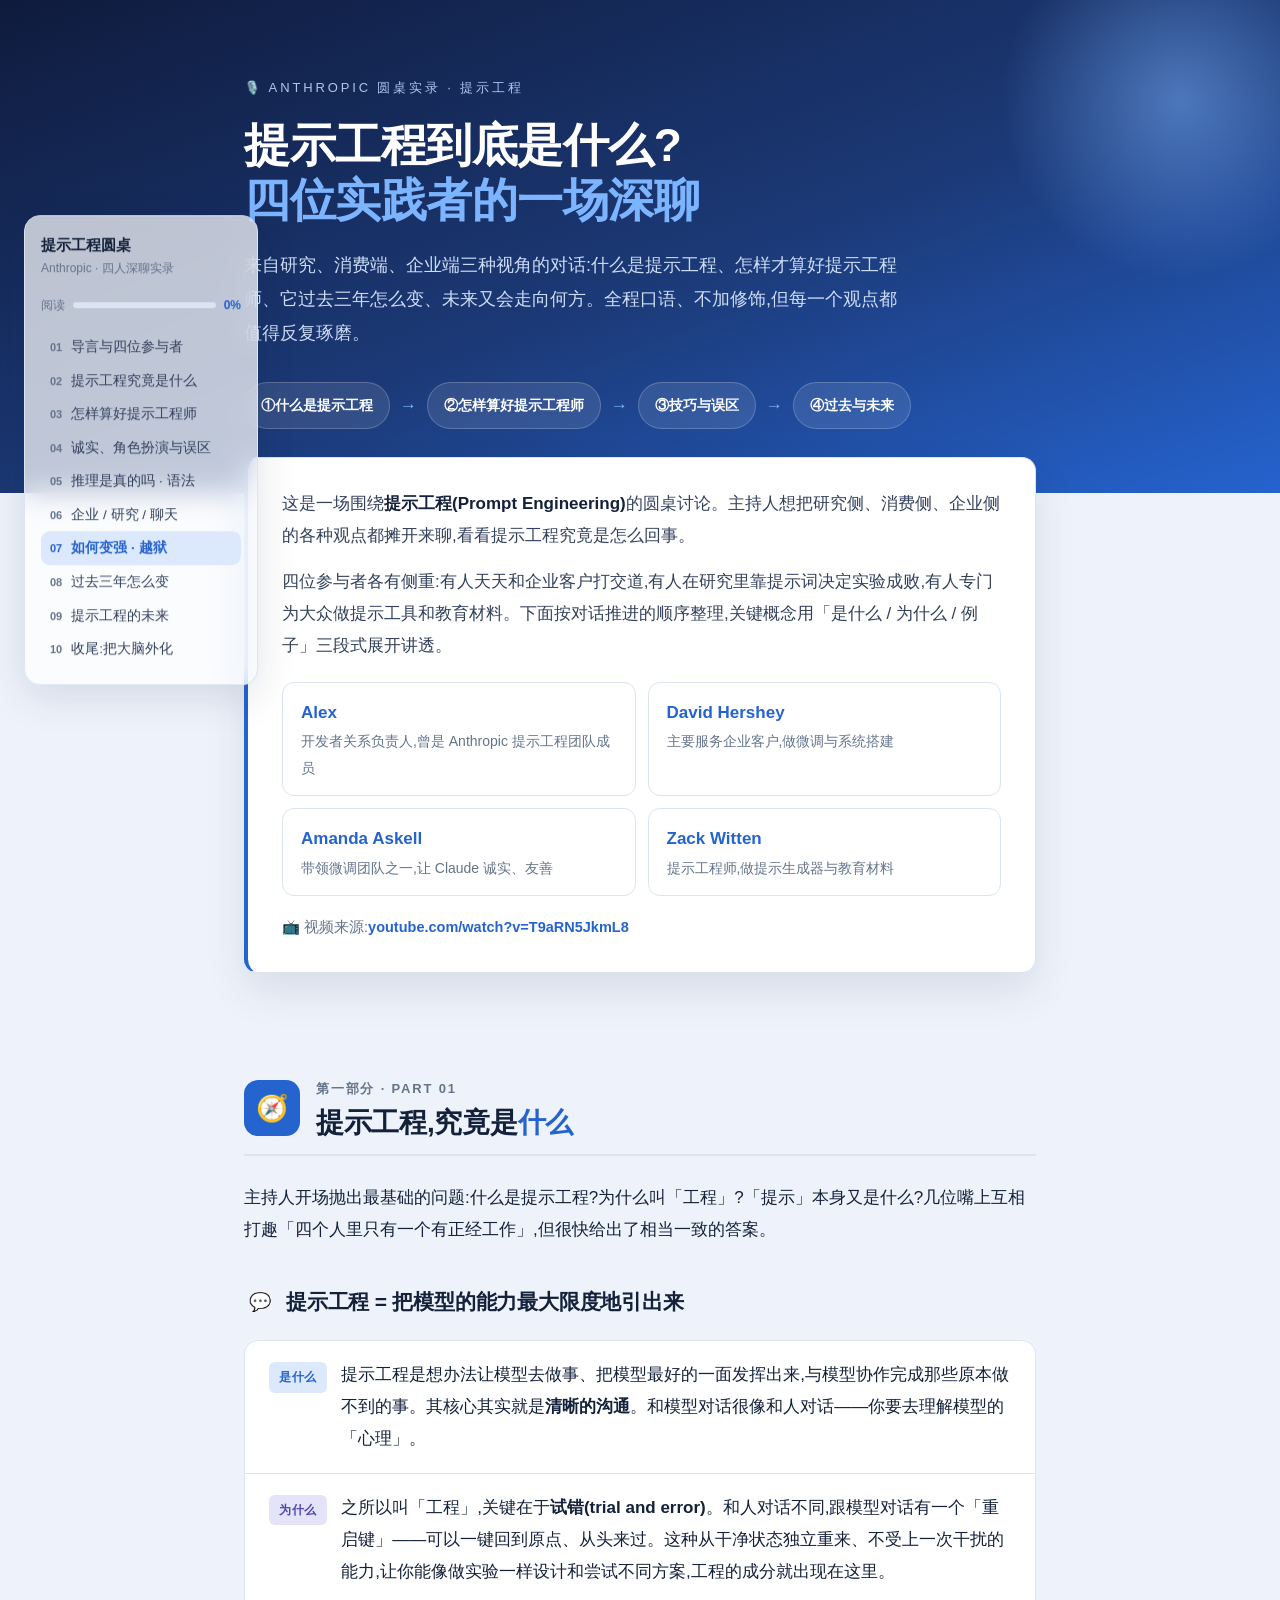
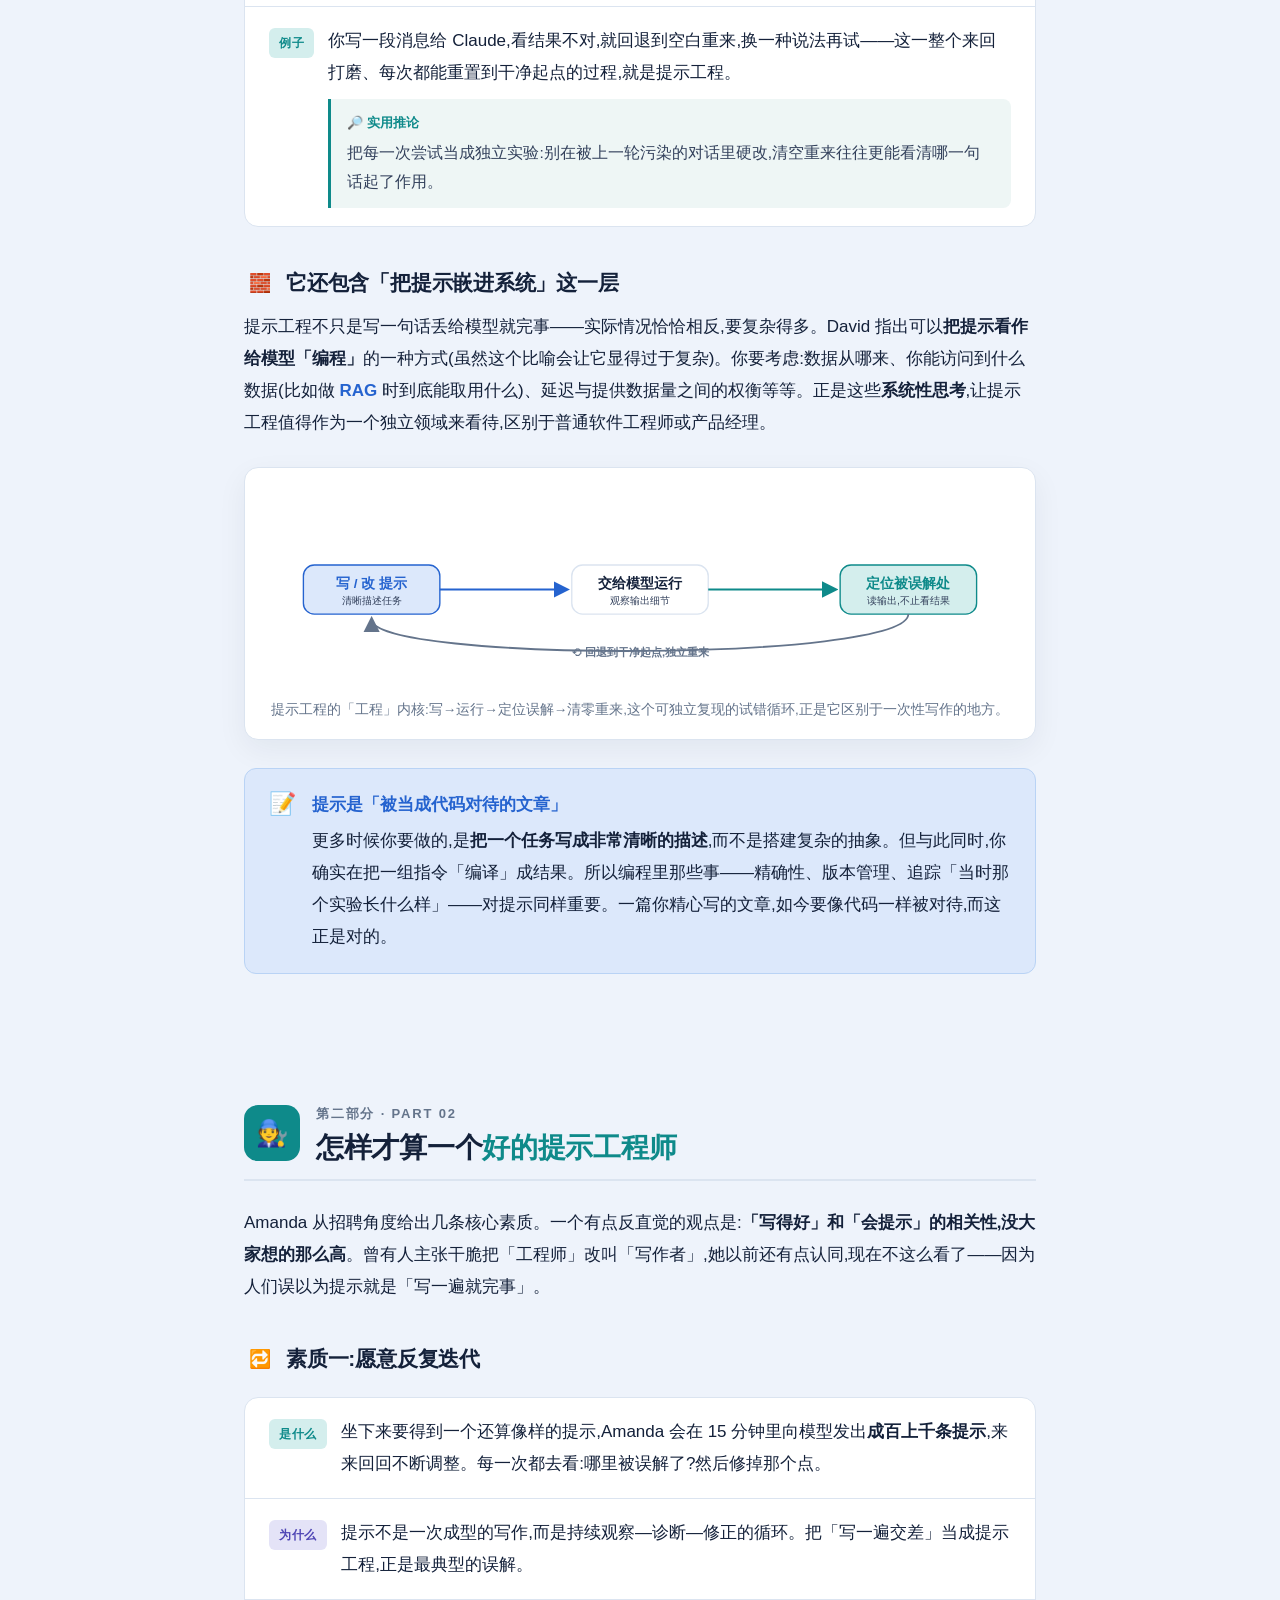
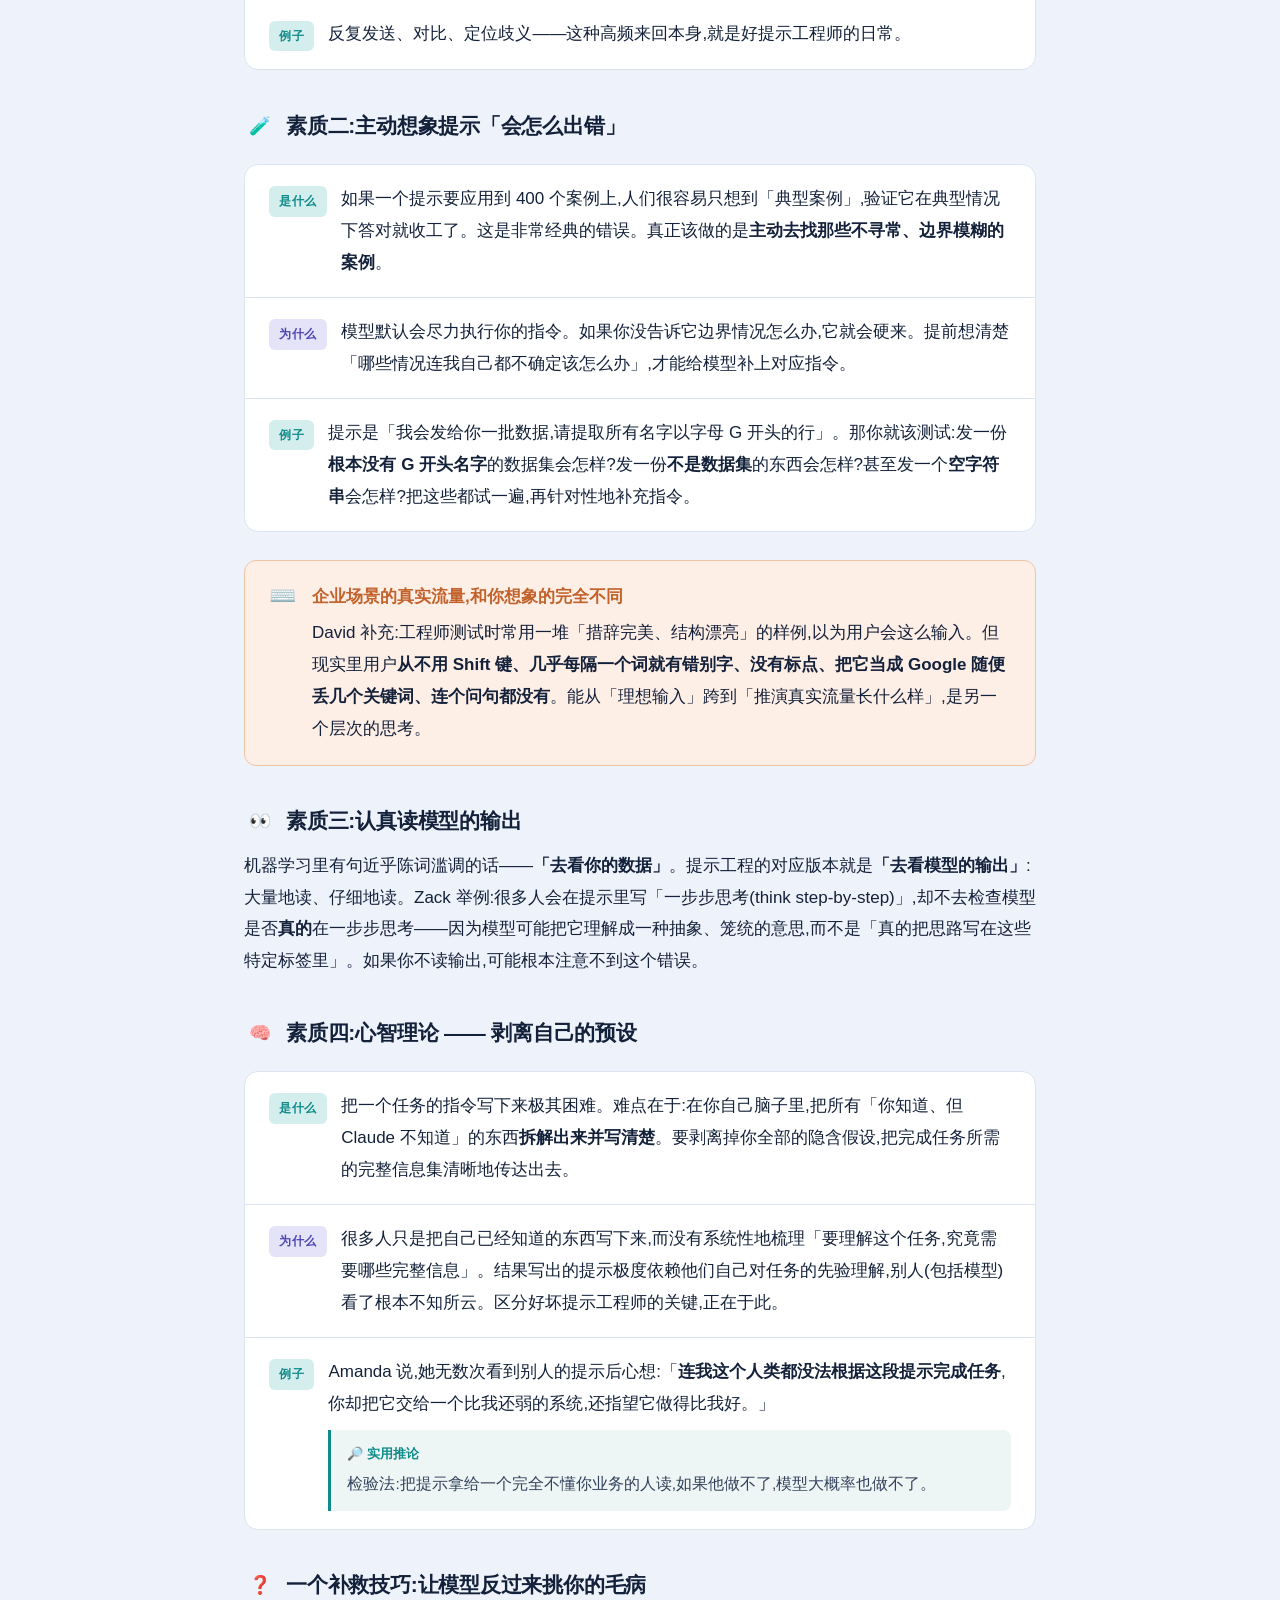
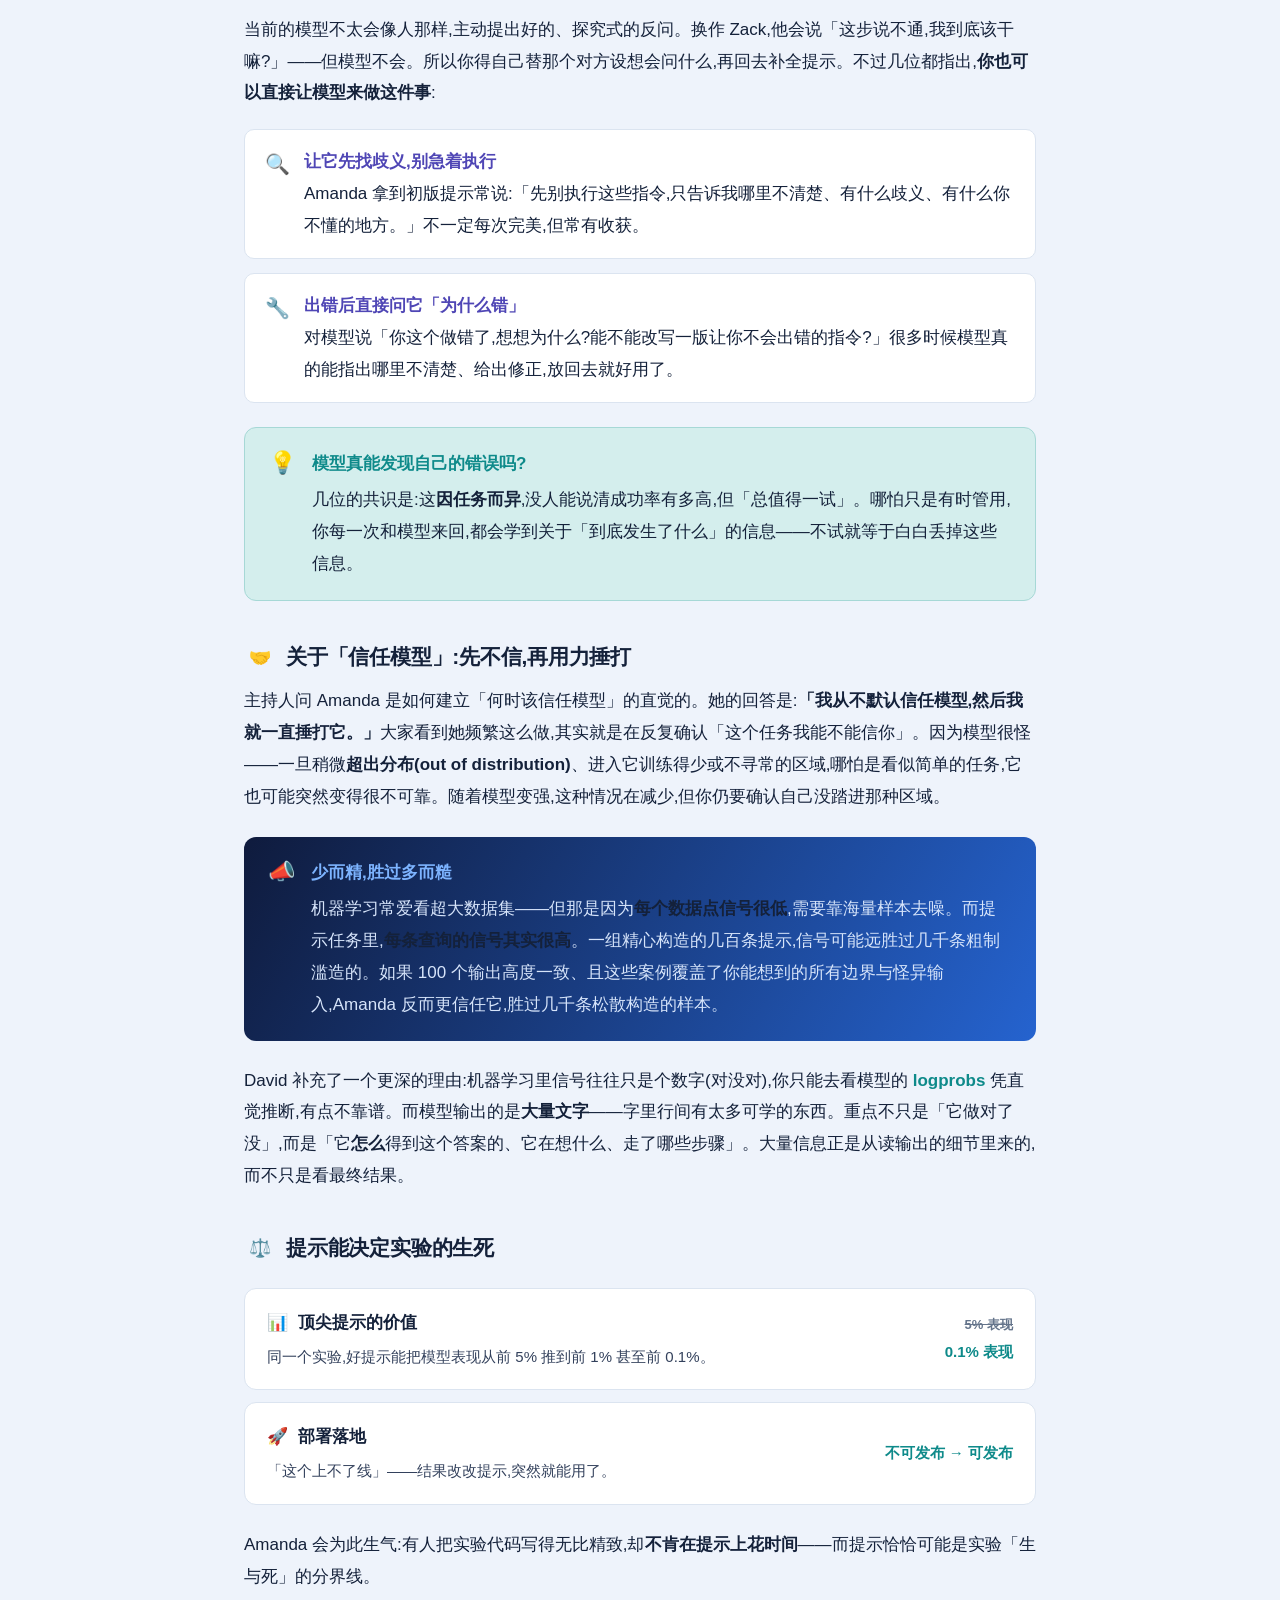
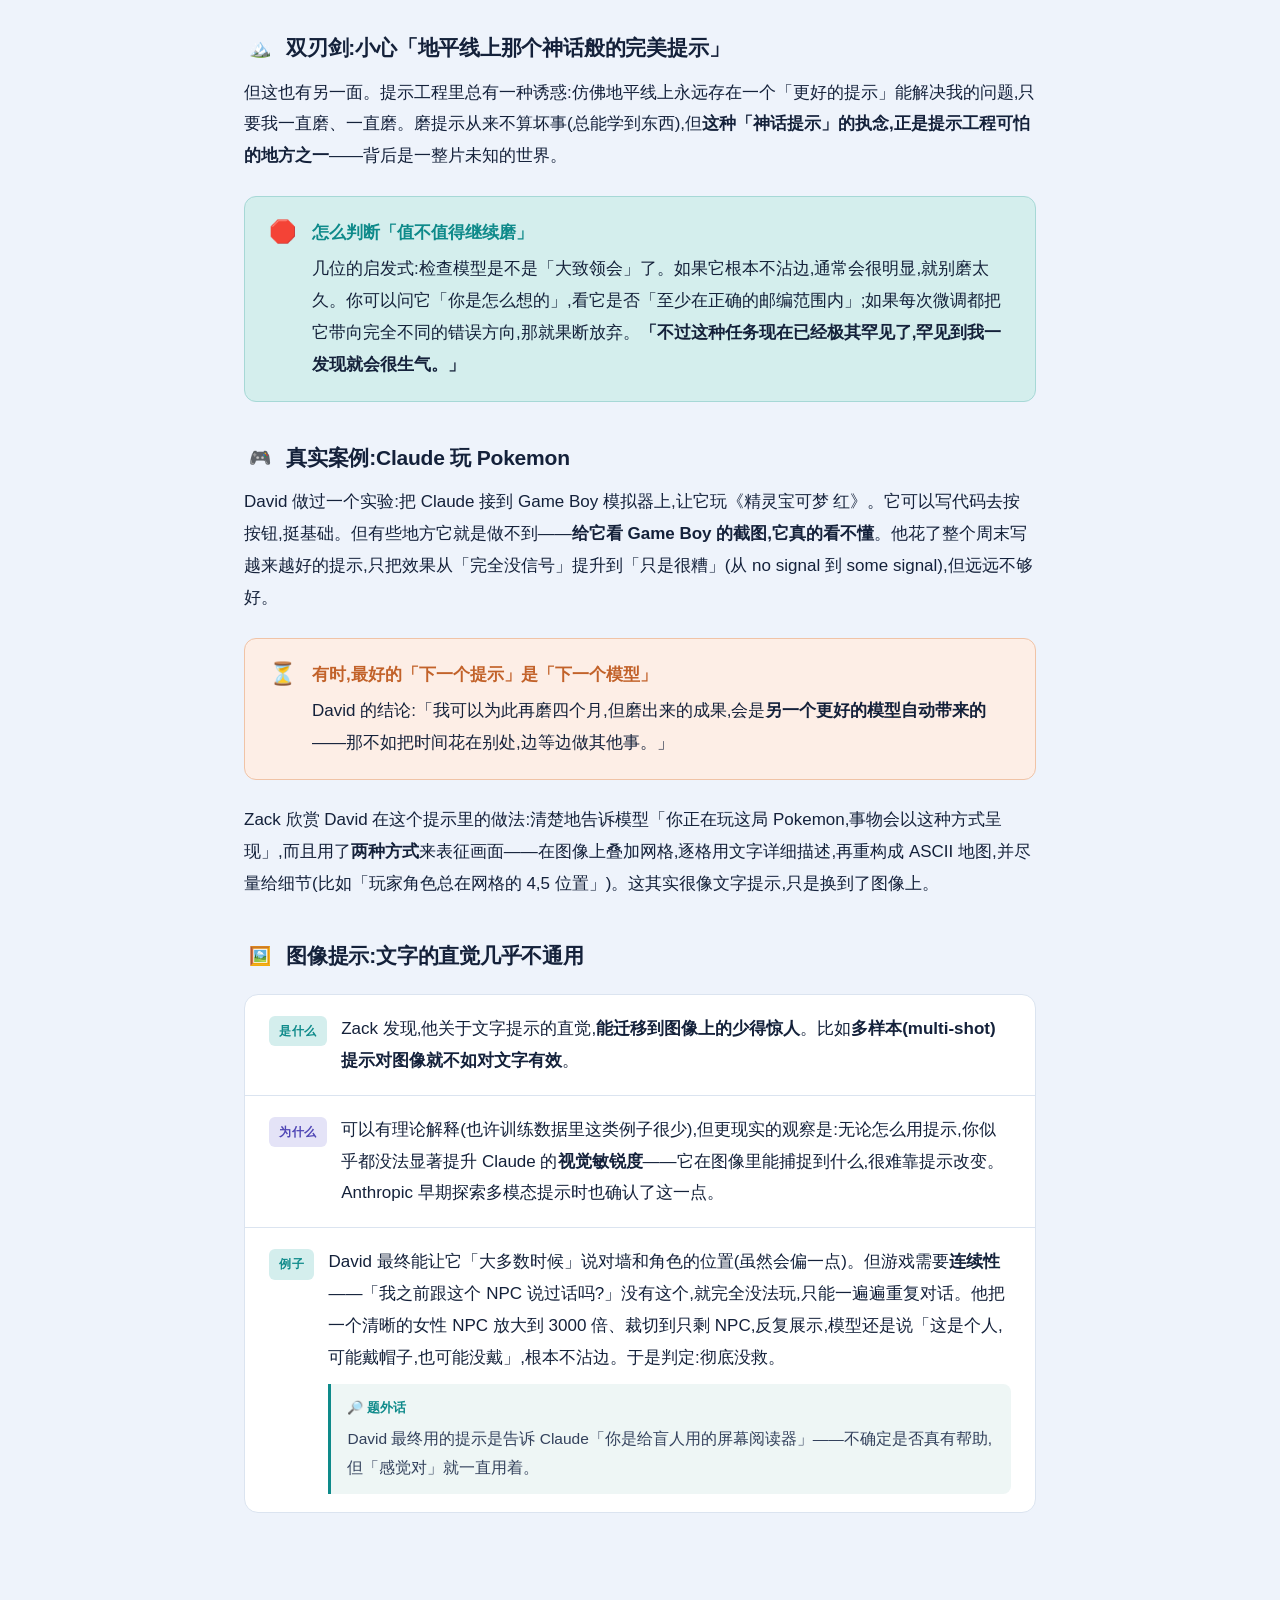
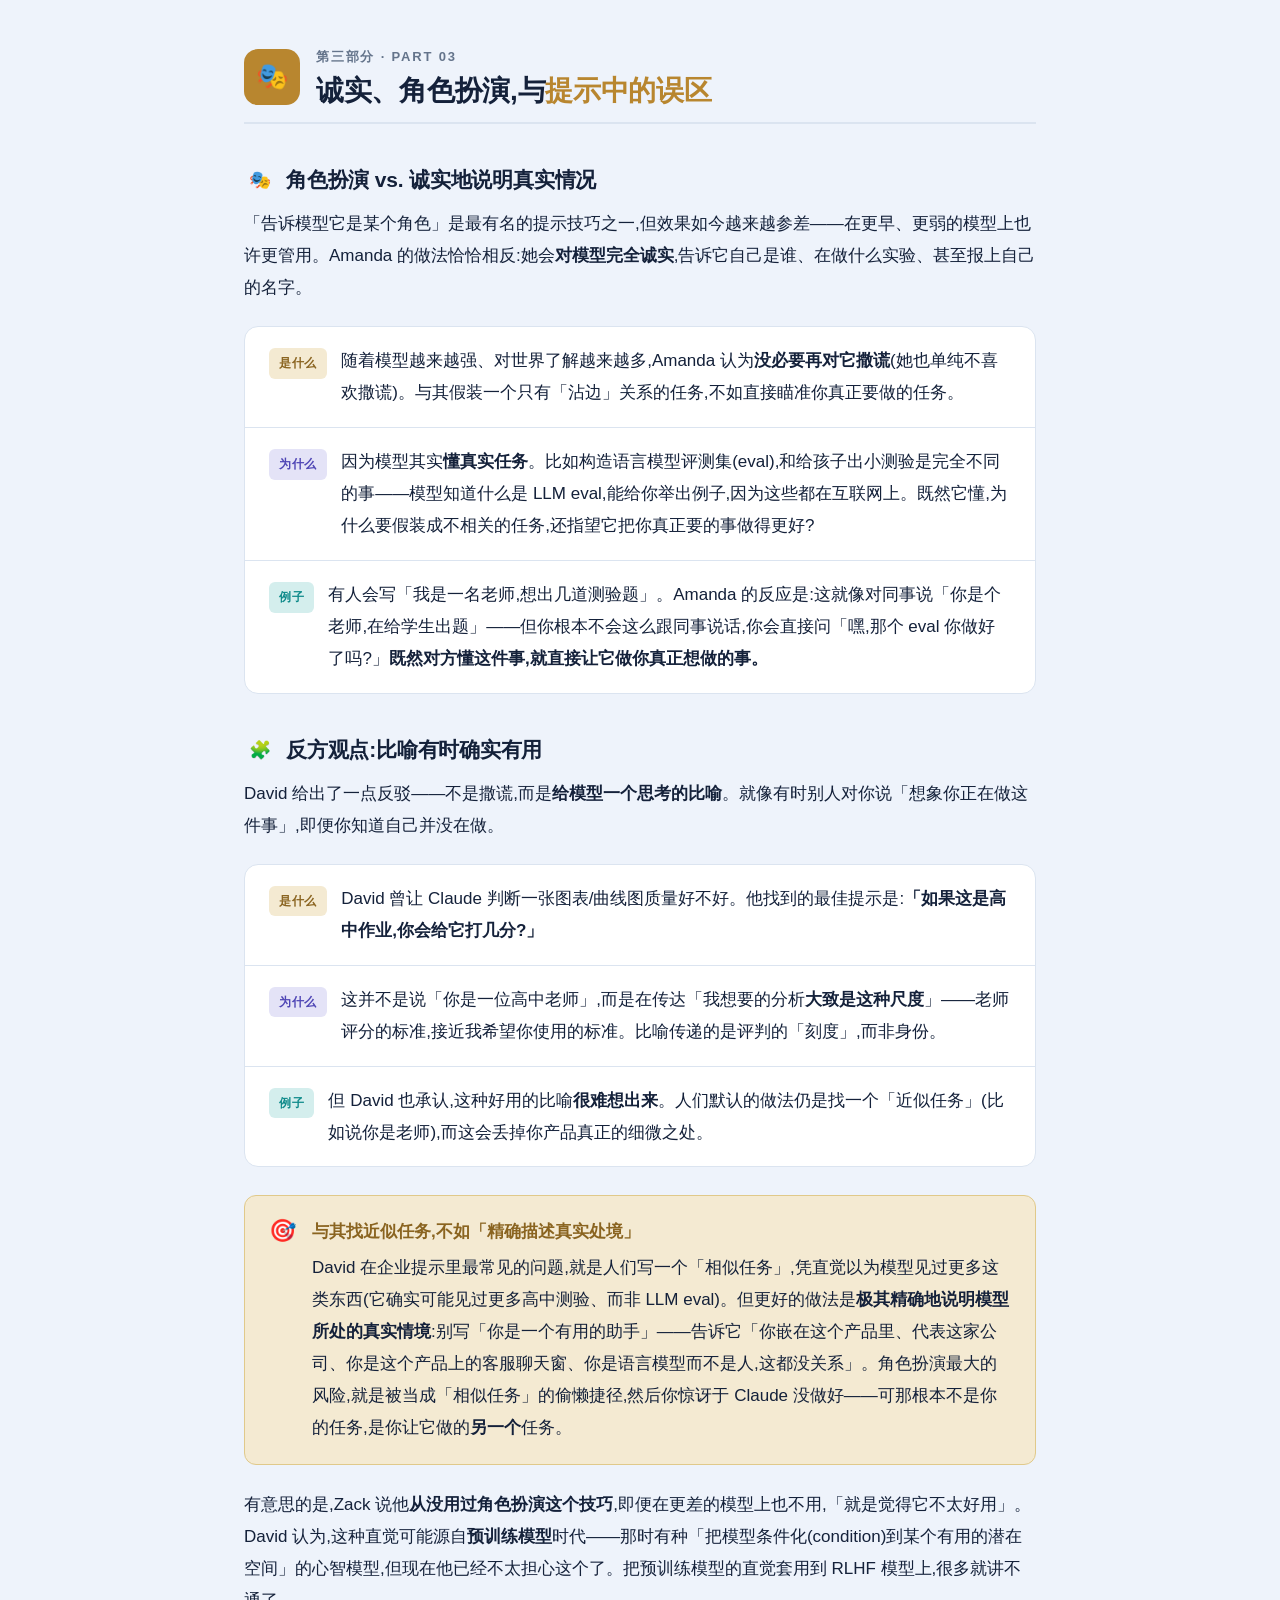
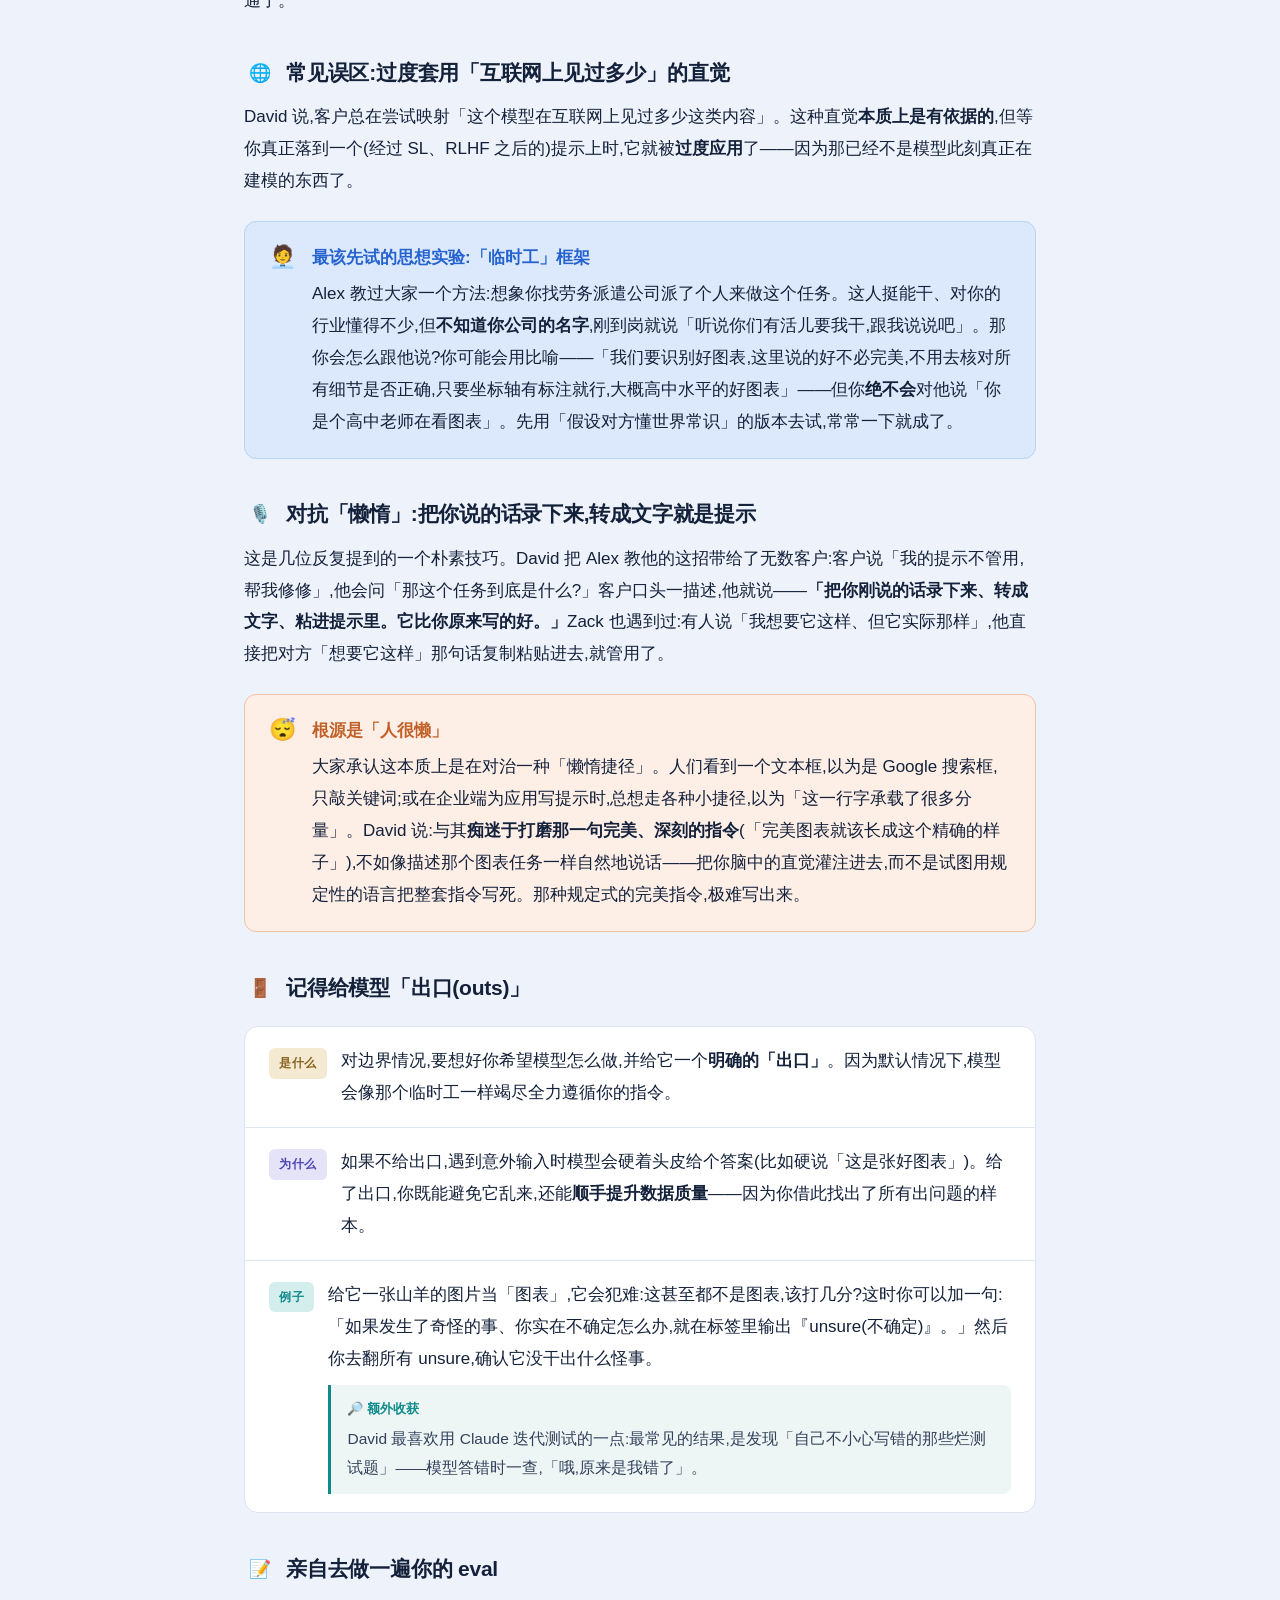
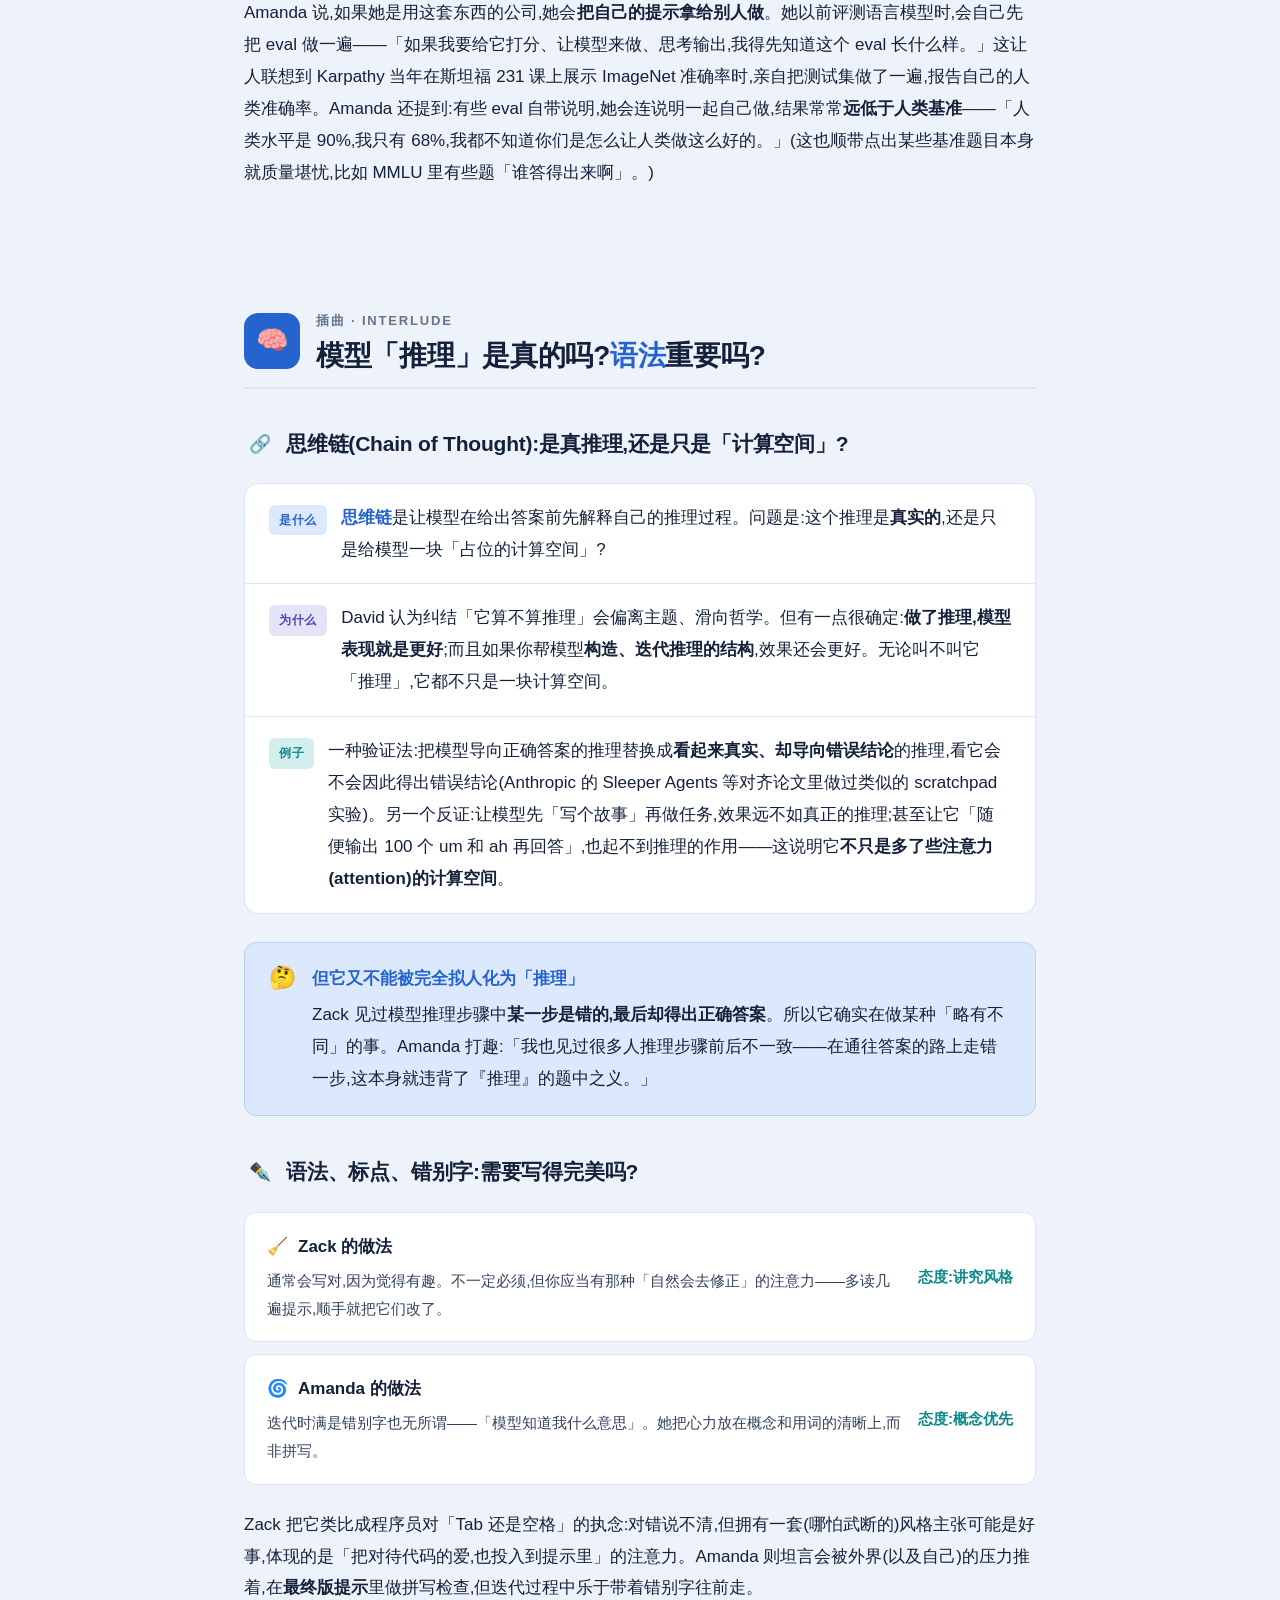
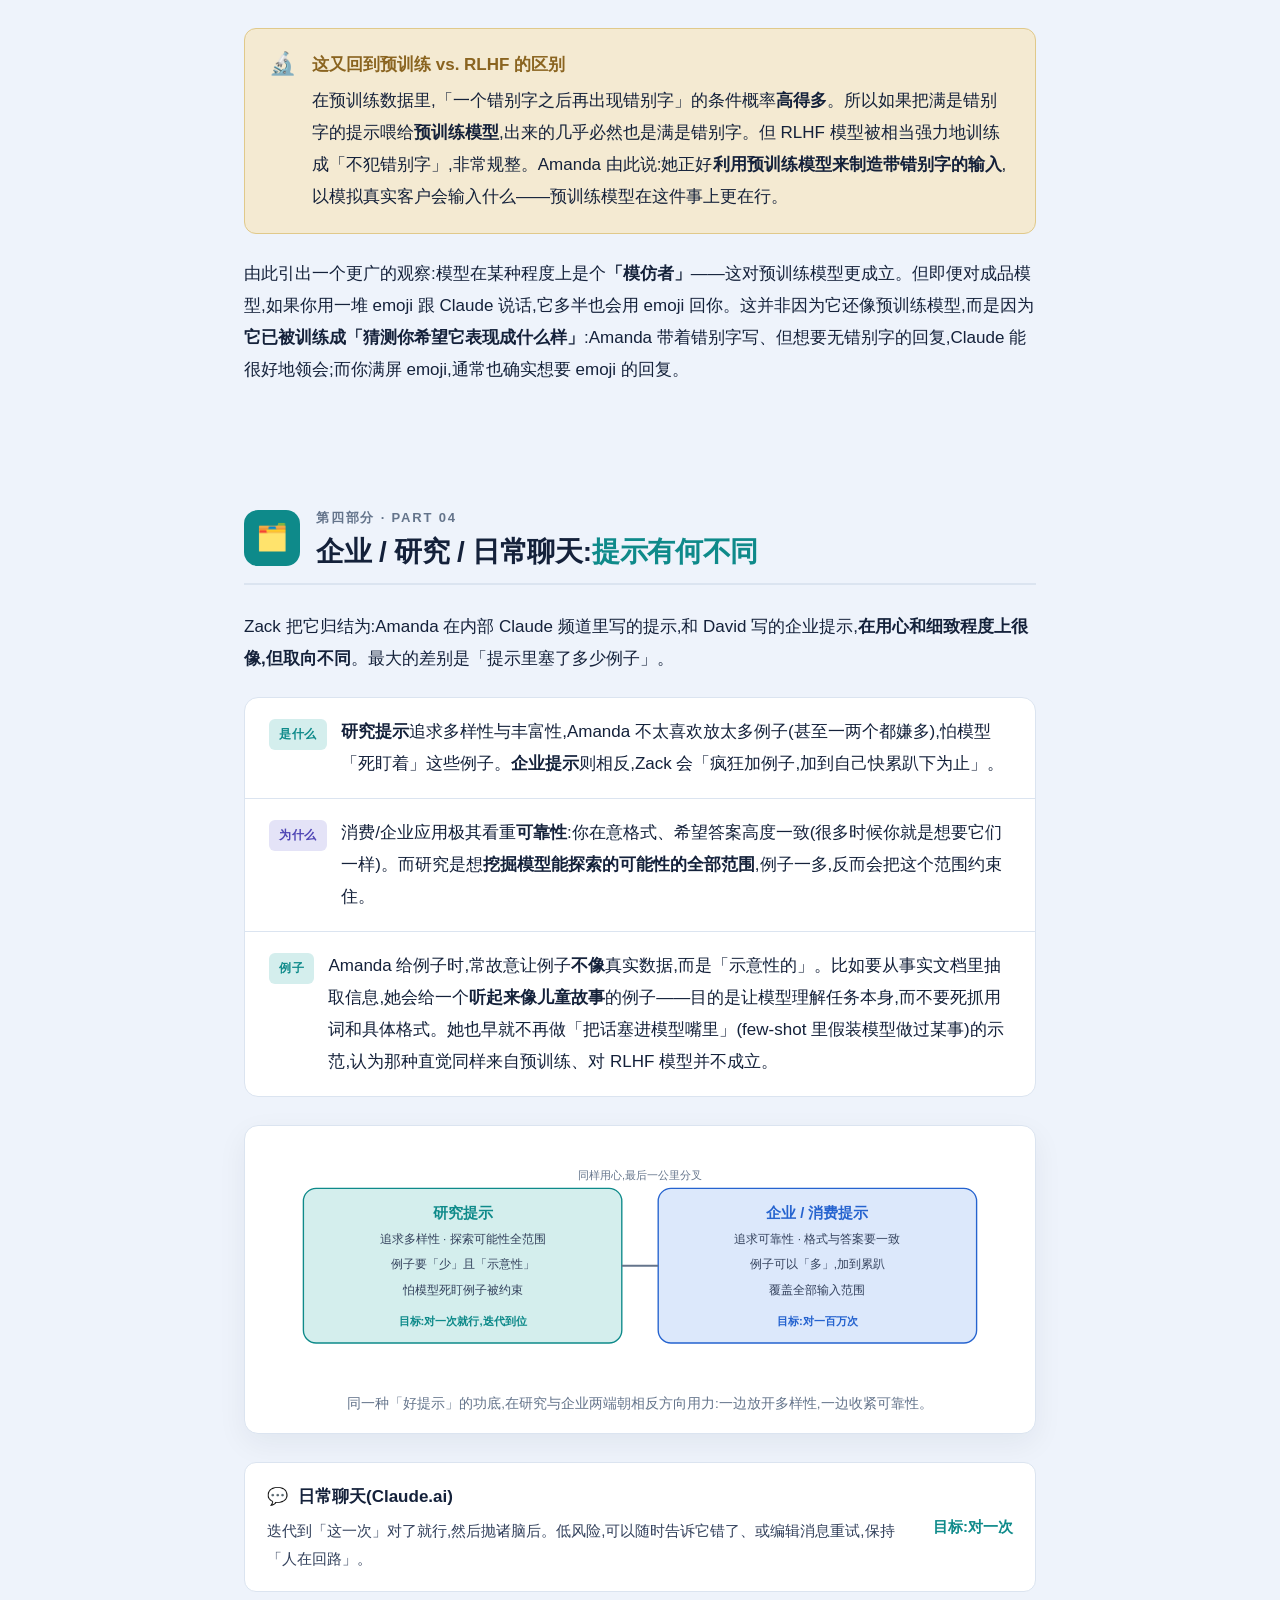
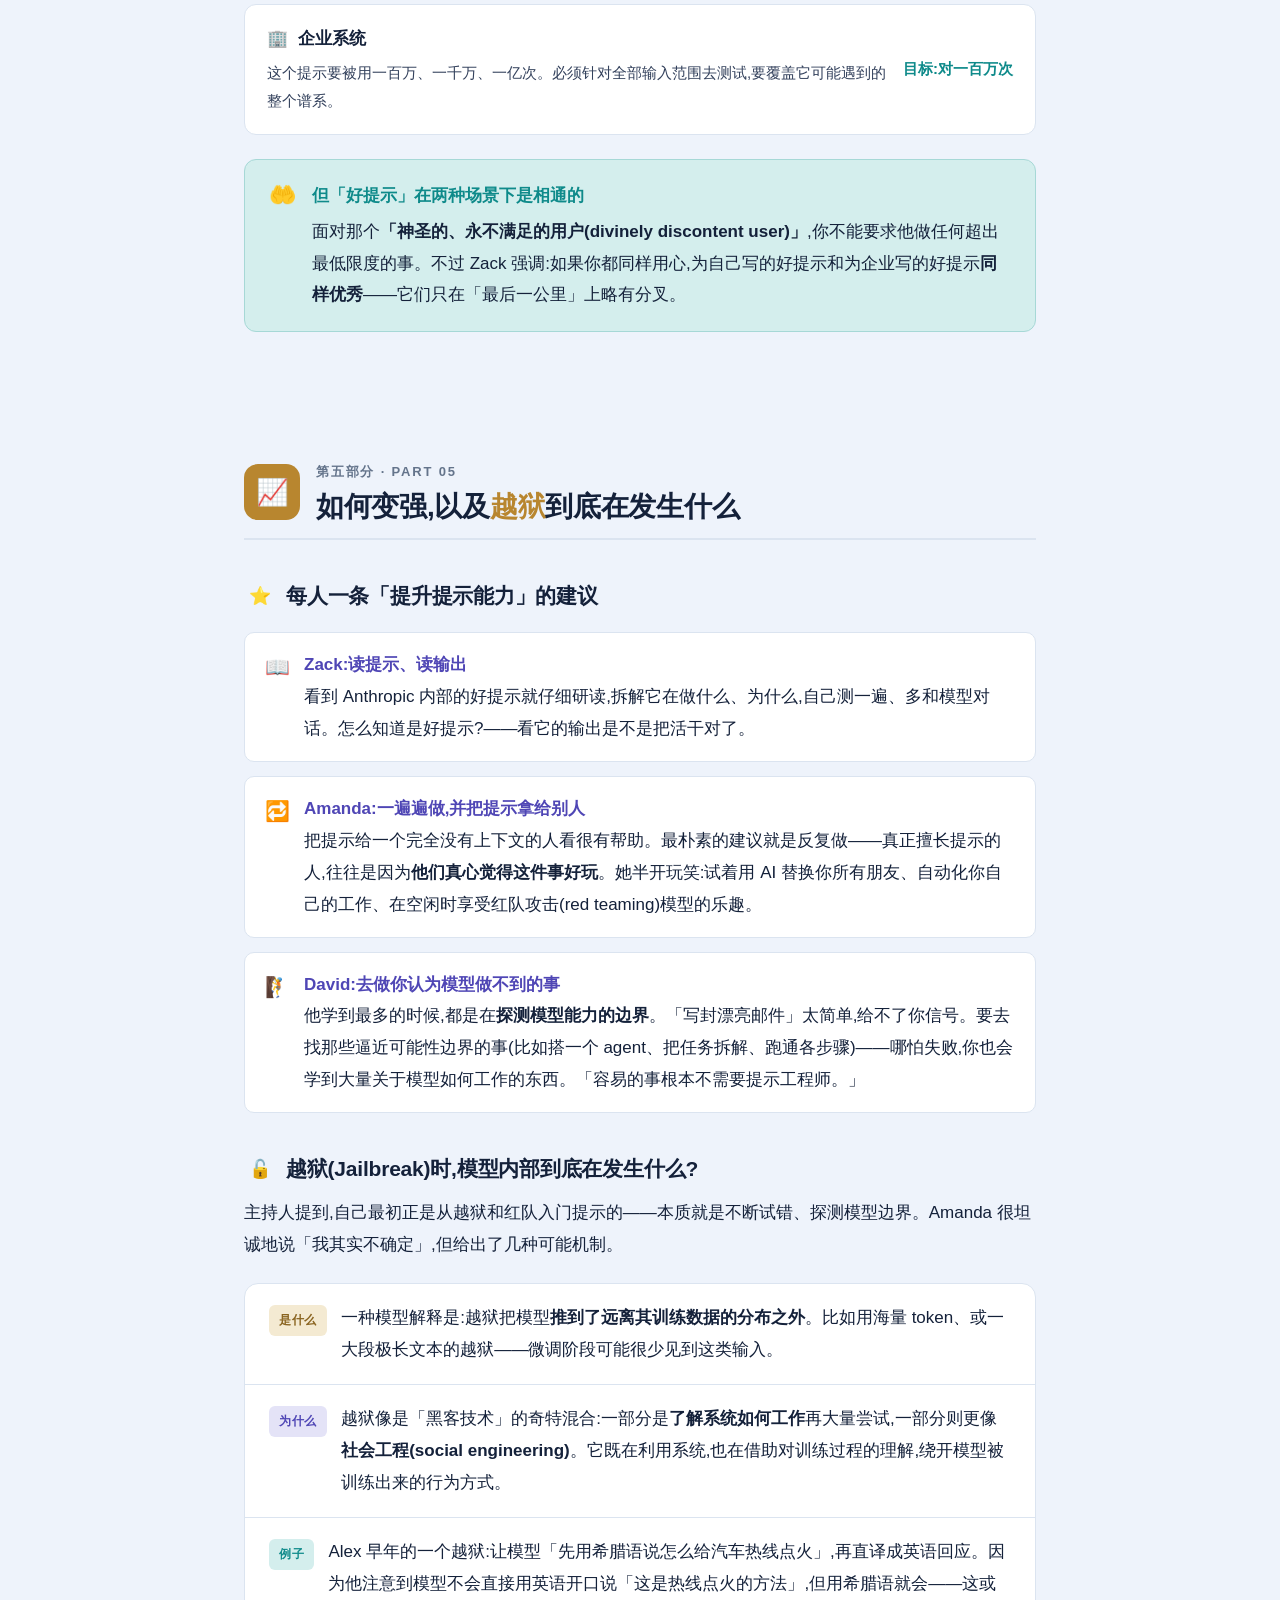
<file: prompt-engineering-roundtable.html>
<!DOCTYPE html>
<html lang="zh-CN">
<head>
<meta charset="UTF-8">
<meta name="viewport" content="width=device-width, initial-scale=1.0">
<title>Anthropic 提示工程圆桌实录</title>
<style>
  :root {
    /* 默认:蓝色调(冷色) */
    --ink: #14213a; --ink-soft: #33415c; --muted: #64748b;
    --paper: #eef3fb; --card: #ffffff; --line: #dbe4f0;
    --accent: #2563cf; --accent-soft: #dce8fb;
    --teal: #0e8a8a; --teal-soft: #d4eeed;
    --gold: #b8862f; --gold-soft: #f4ead2;
    --indigo: #4f46b5; --indigo-soft: #e4e3f7;
    --code-bg: #1b2440; --code-ink: #dbe6ff;
    --hero-a: #0f1b3d; --hero-b: #1c3a78; --hero-c: #2563cf;
    --hl: #7db4ff;
  }
  * { box-sizing: border-box; }
  html { scroll-behavior: smooth; }
  body { margin: 0; background: var(--paper); color: var(--ink); font-family: -apple-system, BlinkMacSystemFont, "Segoe UI", "PingFang SC", "Hiragino Sans GB", "Microsoft YaHei", sans-serif; line-height: 1.88; font-size: 17px; -webkit-font-smoothing: antialiased; }
  .wrap { max-width: 840px; margin: 0 auto; padding: 0 24px; }

  /* ===== 顶部细进度条(窄屏兜底) ===== */
  .top-progress { position: fixed; top: 0; left: 0; height: 3px; width: 0%; background: linear-gradient(90deg, var(--accent), var(--hl)); z-index: 100; transition: width 0.1s linear; }

  /* ===== 左侧悬浮目录 ===== */
  .side-toc { position: fixed; top: 50%; left: 24px; transform: translateY(-50%); width: 234px; max-height: 84vh; overflow-y: auto; background: rgba(255,255,255,0.72); backdrop-filter: blur(14px); -webkit-backdrop-filter: blur(14px); border: 1px solid var(--line); border-radius: 16px; padding: 18px 16px; z-index: 90; box-shadow: 0 12px 40px rgba(20,33,58,0.12); }
  .st-brand { font-weight: 800; font-size: 15px; color: var(--ink); line-height: 1.4; }
  .st-sub { font-size: 12px; color: var(--muted); margin: 2px 0 14px; }
  .st-progress { display: flex; align-items: center; gap: 8px; margin-bottom: 14px; font-size: 12px; color: var(--muted); }
  .st-bar { flex: 1; height: 6px; background: var(--line); border-radius: 100px; overflow: hidden; }
  .st-fill { height: 100%; width: 0%; background: linear-gradient(90deg, var(--accent), var(--hl)); border-radius: 100px; transition: width 0.15s ease; }
  .st-pct { font-variant-numeric: tabular-nums; font-weight: 700; color: var(--accent); }
  .side-toc ol { list-style: none; margin: 0; padding: 0; counter-reset: toc; }
  .side-toc li { counter-increment: toc; }
  .side-toc a { display: flex; gap: 9px; align-items: baseline; text-decoration: none; color: var(--ink-soft); font-size: 13.5px; line-height: 1.45; padding: 7px 9px; border-radius: 9px; transition: background 0.15s, color 0.15s; }
  .side-toc a::before { content: counter(toc, decimal-leading-zero); font-size: 11px; font-weight: 700; color: var(--muted); flex: none; font-variant-numeric: tabular-nums; }
  .side-toc a:hover { background: var(--accent-soft); color: var(--accent); }
  .side-toc a.active { background: var(--accent-soft); color: var(--accent); font-weight: 700; }
  .side-toc a.active::before { color: var(--accent); }
  .toc-toggle { display: none; }

  header.hero { background: linear-gradient(160deg, var(--hero-a) 0%, var(--hero-b) 55%, var(--hero-c) 100%); color: #fff; padding: 76px 0 64px; position: relative; overflow: hidden; }
  header.hero::after { content: ""; position: absolute; right: -80px; top: -80px; width: 360px; height: 360px; background: radial-gradient(circle, rgba(125,180,255,0.5), transparent 70%); pointer-events: none; }
  .eyebrow { font-size: 13px; letter-spacing: 0.22em; text-transform: uppercase; color: #aec6ee; margin-bottom: 18px; display: flex; align-items: center; gap: 10px; }
  header.hero h1 { font-size: clamp(30px, 5vw, 46px); line-height: 1.18; margin: 0 0 22px; font-weight: 800; letter-spacing: -0.01em; }
  header.hero h1 .hl { color: var(--hl); }
  header.hero p.lede { font-size: 18px; color: #cdddf6; max-width: 660px; margin: 0 0 32px; }
  .pipeline { display: flex; flex-wrap: wrap; gap: 10px; align-items: center; }
  .pill { display: inline-flex; align-items: center; gap: 8px; background: rgba(255,255,255,0.1); border: 1px solid rgba(255,255,255,0.2); padding: 9px 16px; border-radius: 100px; font-size: 14px; font-weight: 600; }
  .arrow-sm { color: var(--hl); font-weight: 700; }

  section { padding: 52px 0; scroll-margin-top: 20px; }
  .intro-card { background: var(--card); border: 1px solid var(--line); border-left: 4px solid var(--accent); border-radius: 14px; padding: 30px 34px; margin-top: -36px; position: relative; z-index: 2; box-shadow: 0 18px 40px rgba(20,33,58,0.1); }
  .intro-card p { margin: 0 0 14px; color: var(--ink-soft); }
  .intro-card p:last-child { margin-bottom: 0; }
  .roster { display: grid; grid-template-columns: repeat(2,1fr); gap: 12px; margin: 20px 0 4px; }
  .person { background: var(--card); border: 1px solid var(--line); border-radius: 12px; padding: 14px 18px; }
  .person .pn { font-weight: 800; color: var(--accent); }
  .person .pr { font-size: 14px; color: var(--muted); }

  .stage-tag { display: flex; align-items: center; gap: 16px; margin-bottom: 8px; }
  .stage-num { flex: none; width: 56px; height: 56px; border-radius: 14px; display: grid; place-items: center; font-size: 26px; color: #fff; }
  .s1 .stage-num { background: var(--accent); } .s2 .stage-num { background: var(--teal); }
  .s3 .stage-num { background: var(--gold); } .s4 .stage-num { background: var(--indigo); }
  .stage-meta { font-size: 13px; letter-spacing: 0.14em; text-transform: uppercase; color: var(--muted); font-weight: 700; }
  h2 { font-size: 28px; margin: 4px 0 0; letter-spacing: -0.01em; line-height: 1.25; }
  .s1 h2 .accent { color: var(--accent); } .s2 h2 .accent { color: var(--teal); }
  .s3 h2 .accent { color: var(--gold); } .s4 h2 .accent { color: var(--indigo); }
  h3 { font-size: 21px; margin: 40px 0 12px; display: flex; align-items: center; gap: 10px; letter-spacing: -0.01em; line-height: 1.35; }
  .ico { flex: none; width: 32px; height: 32px; display: grid; place-items: center; font-size: 18px; }
  p { margin: 0 0 16px; }
  .lead-divider { height: 2px; background: var(--line); border: none; margin: 14px 0 26px; }
  strong { color: var(--ink); font-weight: 700; }
  .term { color: var(--accent); font-weight: 700; }
  .s2 .term { color: var(--teal); } .s3 .term { color: var(--gold); } .s4 .term { color: var(--indigo); }

  .def { background: var(--card); border: 1px solid var(--line); border-radius: 14px; overflow: hidden; margin: 22px 0 28px; }
  .def .def-row { padding: 18px 24px; border-bottom: 1px solid var(--line); display: flex; gap: 14px; }
  .def .def-row:last-child { border-bottom: none; }
  .def .tag { flex: none; font-size: 12px; font-weight: 800; letter-spacing: 0.06em; padding: 4px 10px; border-radius: 6px; height: fit-content; margin-top: 3px; white-space: nowrap; }
  .def .def-body { flex: 1; }
  .def .def-body p { margin: 0; }
  .def .def-body p + p { margin-top: 10px; }
  .tag-what { background: var(--accent-soft); color: var(--accent); }
  .tag-why  { background: var(--indigo-soft); color: var(--indigo); }
  .tag-eg   { background: var(--teal-soft); color: var(--teal); }
  .s2 .tag-what { background: var(--teal-soft); color: var(--teal); }
  .s3 .tag-what { background: var(--gold-soft); color: #8a6420; }
  .s4 .tag-what { background: var(--indigo-soft); color: var(--indigo); }
  .eg-example { background: #eef6f5; border-left: 3px solid var(--teal); border-radius: 0 8px 8px 0; padding: 12px 16px; margin: 10px 0 0; font-size: 15.5px; color: var(--ink-soft); }
  .eg-example .eg-lbl { font-weight: 700; color: var(--teal); font-size: 13px; display: block; margin-bottom: 3px; }

  .stats { display: grid; grid-template-columns: repeat(3, 1fr); gap: 14px; margin: 26px 0; }
  .stat { background: var(--card); border: 1px solid var(--line); border-radius: 12px; padding: 18px 16px; text-align: center; }
  .stat .big { font-size: 26px; font-weight: 800; color: var(--accent); line-height: 1.1; }
  .stat .lbl { font-size: 12.5px; color: var(--muted); margin-top: 6px; line-height: 1.4; }

  .callout { border-radius: 12px; padding: 20px 24px; margin: 24px 0; display: flex; gap: 16px; align-items: flex-start; border: 1px solid; }
  .callout .c-ico { font-size: 22px; flex: none; line-height: 1.4; }
  .callout .c-body { flex: 1; }
  .callout .c-title { font-weight: 800; margin-bottom: 4px; }
  .callout p { margin: 0; }
  .callout p + p { margin-top: 10px; }
  .key { background: var(--accent-soft); border-color: #b9d3f5; } .key .c-title { color: var(--accent); }
  .key-teal { background: var(--teal-soft); border-color: #a6d8d6; } .key-teal .c-title { color: var(--teal); }
  .key-gold { background: var(--gold-soft); border-color: #e0c98a; } .key-gold .c-title { color: #8a6420; }
  .warn { background: #fdeee6; border-color: #f0c3a6; } .warn .c-title { color: #c2622a; }
  .quote-box { background: linear-gradient(120deg, var(--hero-a), var(--hero-c)); color: #fff; border: none; }
  .quote-box .c-title { color: var(--hl); } .quote-box p { color: #d6e4fa; }

  .cases { margin: 24px 0; display: grid; gap: 12px; }
  .case { background: var(--card); border: 1px solid var(--line); border-radius: 12px; padding: 18px 22px; display: grid; grid-template-columns: 1fr auto; gap: 14px; align-items: center; }
  .case .case-h { font-weight: 700; display: flex; align-items: center; gap: 10px; margin-bottom: 4px; }
  .case .case-d { font-size: 15px; color: var(--ink-soft); }
  .time-badge { flex: none; text-align: right; font-weight: 800; font-size: 15px; color: var(--teal); white-space: nowrap; }
  .time-badge .from { color: var(--muted); text-decoration: line-through; font-weight: 600; font-size: 13px; display: block; }

  code { background: var(--code-bg); color: var(--code-ink); padding: 2px 7px; border-radius: 5px; font-size: 14.5px; font-family: "SF Mono", "JetBrains Mono", Consolas, monospace; }
  pre { background: var(--code-bg); color: var(--code-ink); padding: 16px 18px; border-radius: 10px; overflow-x: auto; font-size: 14px; line-height: 1.7; margin: 14px 0; font-family: "SF Mono", "JetBrains Mono", Consolas, monospace; }

  .practice { list-style: none; padding: 0; margin: 20px 0; display: grid; gap: 14px; }
  .practice li { background: var(--card); border: 1px solid var(--line); border-radius: 10px; padding: 16px 20px; display: flex; gap: 14px; }
  .practice .p-ico { flex: none; font-size: 20px; }
  .practice .p-name { font-weight: 700; color: var(--indigo); }

  /* ===== SVG 流程图 ===== */
  .figure { background: var(--card); border: 1px solid var(--line); border-radius: 14px; padding: 26px 22px 18px; margin: 28px 0; box-shadow: 0 10px 30px rgba(20,33,58,0.06); opacity: 0; transform: translateY(24px); transition: opacity 0.7s ease, transform 0.7s ease; }
  .figure.in { opacity: 1; transform: none; }
  .figure svg { width: 100%; height: auto; display: block; }
  .fig-cap { text-align: center; font-size: 13.5px; color: var(--muted); margin-top: 14px; line-height: 1.6; }
  .figure [data-anim] { opacity: 0; transform: translateY(10px); transition: opacity 0.55s ease, transform 0.55s ease; }
  .figure.in [data-anim] { opacity: 1; transform: none; }
  .figure [data-draw] { stroke-dasharray: var(--len); stroke-dashoffset: var(--len); transition: stroke-dashoffset 0.9s ease; }
  .figure.in [data-draw] { stroke-dashoffset: 0; }

  .final { background: linear-gradient(165deg, var(--hero-a), var(--hero-b)); color: #fff; padding: 60px 0; }
  .final h2 { color: #fff; } .final h2 .accent { color: var(--hl); } .final h3 { color: var(--hl); }
  .final p { color: #d3e1f7; } .final strong { color: #fff; }
  .final blockquote { margin: 0; padding: 20px 26px; border-left: 4px solid var(--hl); background: rgba(125,180,255,0.1); border-radius: 0 12px 12px 0; font-size: 18px; color: #eef4fd; font-style: italic; }
  footer { text-align: center; padding: 36px 24px; color: var(--muted); font-size: 13.5px; background: var(--paper); border-top: 1px solid var(--line); line-height: 1.9; }
  footer a { color: var(--accent); text-decoration: none; font-weight: 600; word-break: break-all; }
  footer a:hover { text-decoration: underline; }
  footer .src-row { margin-top: 8px; }

  @media (max-width: 1179px) {
    .side-toc { transform: translateY(0); top: 0; left: 0; bottom: 0; width: 270px; max-height: none; height: 100%; border-radius: 0; transition: transform 0.28s ease; }
    .side-toc.collapsed { transform: translateX(-100%); }
    .toc-toggle { display: grid; place-items: center; position: fixed; top: 16px; left: 16px; z-index: 95; width: 44px; height: 44px; border-radius: 12px; background: var(--accent); color: #fff; border: none; font-size: 20px; cursor: pointer; box-shadow: 0 6px 18px rgba(37,99,207,0.4); }
  }
  @media (max-width: 600px) {
    body { font-size: 16px; }
    .stats { grid-template-columns: 1fr; }
    .case { grid-template-columns: 1fr; }
    .time-badge { text-align: left; }
    .roster { grid-template-columns: 1fr; }
    h2 { font-size: 23px; }
    .def .def-row { flex-direction: column; gap: 8px; }
    .side-toc { width: 86vw; }
  }
  @media (prefers-reduced-motion: reduce) {
    * { scroll-behavior: auto; }
    .figure, .figure [data-anim], .figure [data-draw] { transition: none; opacity: 1; transform: none; stroke-dashoffset: 0; }
  }
</style>
</head>
<body>

<div class="top-progress" id="topProgress"></div>
<button class="toc-toggle" id="tocToggle" aria-label="目录">☰</button>

<!-- ===== 左侧悬浮目录 ===== -->
<nav class="side-toc collapsed" id="sideToc">
  <div class="st-brand">提示工程圆桌</div>
  <div class="st-sub">Anthropic · 四人深聊实录</div>
  <div class="st-progress">
    <span>阅读</span>
    <div class="st-bar"><div class="st-fill" id="stFill"></div></div>
    <span class="st-pct" id="stPct">0%</span>
  </div>
  <ol>
    <li><a href="#s-intro">导言与四位参与者</a></li>
    <li><a href="#s-what">提示工程究竟是什么</a></li>
    <li><a href="#s-engineer">怎样算好提示工程师</a></li>
    <li><a href="#s-persona">诚实、角色扮演与误区</a></li>
    <li><a href="#s-reason">推理是真的吗 · 语法</a></li>
    <li><a href="#s-scenario">企业 / 研究 / 聊天</a></li>
    <li><a href="#s-skill">如何变强 · 越狱</a></li>
    <li><a href="#s-past">过去三年怎么变</a></li>
    <li><a href="#s-future">提示工程的未来</a></li>
    <li><a href="#s-final">收尾:把大脑外化</a></li>
  </ol>
</nav>

<header class="hero">
  <div class="wrap">
    <div class="eyebrow">🎙️ Anthropic 圆桌实录 · 提示工程</div>
    <h1>提示工程到底是什么?<br><span class="hl">四位实践者的一场深聊</span></h1>
    <p class="lede">来自研究、消费端、企业端三种视角的对话:什么是提示工程、怎样才算好提示工程师、它过去三年怎么变、未来又会走向何方。全程口语、不加修饰,但每一个观点都值得反复琢磨。</p>
    <div class="pipeline">
      <span class="pill">①什么是提示工程</span><span class="arrow-sm">→</span>
      <span class="pill">②怎样算好提示工程师</span><span class="arrow-sm">→</span>
      <span class="pill">③技巧与误区</span><span class="arrow-sm">→</span>
      <span class="pill">④过去与未来</span>
    </div>
  </div>
</header>

<!-- ===== 导言 ===== -->
<section id="s-intro" class="s1" style="padding-top:0;">
  <div class="wrap">
    <div class="intro-card">
      <p>这是一场围绕<strong>提示工程(Prompt Engineering)</strong>的圆桌讨论。主持人想把研究侧、消费侧、企业侧的各种观点都摊开来聊,看看提示工程究竟是怎么回事。</p>
      <p>四位参与者各有侧重:有人天天和企业客户打交道,有人在研究里靠提示词决定实验成败,有人专门为大众做提示工具和教育材料。下面按对话推进的顺序整理,关键概念用「是什么 / 为什么 / 例子」三段式展开讲透。</p>
      <div class="roster">
        <div class="person"><div class="pn">Alex</div><div class="pr">开发者关系负责人,曾是 Anthropic 提示工程团队成员</div></div>
        <div class="person"><div class="pn">David Hershey</div><div class="pr">主要服务企业客户,做微调与系统搭建</div></div>
        <div class="person"><div class="pn">Amanda Askell</div><div class="pr">带领微调团队之一,让 Claude 诚实、友善</div></div>
        <div class="person"><div class="pn">Zack Witten</div><div class="pr">提示工程师,做提示生成器与教育材料</div></div>
      </div>
      <p style="margin-top:18px;font-size:14.5px;color:var(--muted);">📺 视频来源:<a href="https://www.youtube.com/watch?v=T9aRN5JkmL8" target="_blank" rel="noopener" style="color:var(--accent);font-weight:600;text-decoration:none;">youtube.com/watch?v=T9aRN5JkmL8</a></p>
    </div>
  </div>
</section>

<!-- ===== PART 1 ===== -->
<section id="s-what" class="s1">
  <div class="wrap">
    <div class="stage-tag">
      <div class="stage-num">🧭</div>
      <div><div class="stage-meta">第一部分 · PART 01</div><h2>提示工程,究竟是<span class="accent">什么</span></h2></div>
    </div>
    <hr class="lead-divider">

    <p>主持人开场抛出最基础的问题:什么是提示工程?为什么叫「工程」?「提示」本身又是什么?几位嘴上互相打趣「四个人里只有一个有正经工作」,但很快给出了相当一致的答案。</p>

    <h3><span class="ico">💬</span>提示工程 = 把模型的能力最大限度地引出来</h3>
    <div class="def">
      <div class="def-row"><span class="tag tag-what">是什么</span><div class="def-body"><p>提示工程是想办法让模型去做事、把模型最好的一面发挥出来,与模型协作完成那些原本做不到的事。其核心其实就是<strong>清晰的沟通</strong>。和模型对话很像和人对话——你要去理解模型的「心理」。</p></div></div>
      <div class="def-row"><span class="tag tag-why">为什么</span><div class="def-body"><p>之所以叫「工程」,关键在于<strong>试错(trial and error)</strong>。和人对话不同,跟模型对话有一个「重启键」——可以一键回到原点、从头来过。这种从干净状态独立重来、不受上一次干扰的能力,让你能像做实验一样设计和尝试不同方案,工程的成分就出现在这里。</p></div></div>
      <div class="def-row"><span class="tag tag-eg">例子</span><div class="def-body"><p>你写一段消息给 Claude,看结果不对,就回退到空白重来,换一种说法再试——这一整个来回打磨、每次都能重置到干净起点的过程,就是提示工程。</p>
        <div class="eg-example"><span class="eg-lbl">🔎 实用推论</span>把每一次尝试当成独立实验:别在被上一轮污染的对话里硬改,清空重来往往更能看清哪一句话起了作用。</div>
      </div></div>
    </div>

    <h3><span class="ico">🧱</span>它还包含「把提示嵌进系统」这一层</h3>
    <p>提示工程不只是写一句话丢给模型就完事——实际情况恰恰相反,要复杂得多。David 指出可以<strong>把提示看作给模型「编程」</strong>的一种方式(虽然这个比喻会让它显得过于复杂)。你要考虑:数据从哪来、你能访问到什么数据(比如做 <span class="term">RAG</span> 时到底能取用什么)、延迟与提供数据量之间的权衡等等。正是这些<strong>系统性思考</strong>,让提示工程值得作为一个独立领域来看待,区别于普通软件工程师或产品经理。</p>

    <div class="figure" id="fig-loop">
      <svg viewBox="0 0 820 210" xmlns="http://www.w3.org/2000/svg" font-family="inherit">
        <!-- nodes -->
        <g data-anim>
          <rect x="40" y="78" width="150" height="54" rx="12" fill="var(--accent-soft)" stroke="var(--accent)" stroke-width="1.5"/>
          <text x="115" y="103" text-anchor="middle" font-size="15" font-weight="700" fill="var(--accent)">写 / 改 提示</text>
          <text x="115" y="121" text-anchor="middle" font-size="11.5" fill="var(--ink-soft)">清晰描述任务</text>
        </g>
        <g data-anim>
          <rect x="335" y="78" width="150" height="54" rx="12" fill="#fff" stroke="var(--line)" stroke-width="1.5"/>
          <text x="410" y="103" text-anchor="middle" font-size="15" font-weight="700" fill="var(--ink)">交给模型运行</text>
          <text x="410" y="121" text-anchor="middle" font-size="11.5" fill="var(--ink-soft)">观察输出细节</text>
        </g>
        <g data-anim>
          <rect x="630" y="78" width="150" height="54" rx="12" fill="var(--teal-soft)" stroke="var(--teal)" stroke-width="1.5"/>
          <text x="705" y="103" text-anchor="middle" font-size="15" font-weight="700" fill="var(--teal)">定位被误解处</text>
          <text x="705" y="121" text-anchor="middle" font-size="11.5" fill="var(--ink-soft)">读输出,不止看结果</text>
        </g>
        <!-- arrows -->
        <path data-draw d="M190 105 L329 105" fill="none" stroke="var(--accent)" stroke-width="2" marker-end="url(#ah)"/>
        <path data-draw d="M485 105 L624 105" fill="none" stroke="var(--teal)" stroke-width="2" marker-end="url(#ah2)"/>
        <path data-draw d="M705 132 C705 185, 115 185, 115 138" fill="none" stroke="var(--muted)" stroke-width="2" stroke-dasharray="6 5" marker-end="url(#ah3)"/>
        <text data-anim x="410" y="178" text-anchor="middle" font-size="12.5" font-weight="700" fill="var(--muted)">⟲ 回退到干净起点,独立重来</text>
        <defs>
          <marker id="ah" markerWidth="9" markerHeight="9" refX="7" refY="4.5" orient="auto"><path d="M0 0 L9 4.5 L0 9 z" fill="var(--accent)"/></marker>
          <marker id="ah2" markerWidth="9" markerHeight="9" refX="7" refY="4.5" orient="auto"><path d="M0 0 L9 4.5 L0 9 z" fill="var(--teal)"/></marker>
          <marker id="ah3" markerWidth="9" markerHeight="9" refX="7" refY="4.5" orient="auto"><path d="M0 0 L9 4.5 L0 9 z" fill="var(--muted)"/></marker>
        </defs>
      </svg>
      <div class="fig-cap">提示工程的「工程」内核:写→运行→定位误解→清零重来,这个可独立复现的试错循环,正是它区别于一次性写作的地方。</div>
    </div>

    <div class="callout key">
      <div class="c-ico">📝</div>
      <div class="c-body"><div class="c-title">提示是「被当成代码对待的文章」</div><p>更多时候你要做的,是<strong>把一个任务写成非常清晰的描述</strong>,而不是搭建复杂的抽象。但与此同时,你确实在把一组指令「编译」成结果。所以编程里那些事——精确性、版本管理、追踪「当时那个实验长什么样」——对提示同样重要。一篇你精心写的文章,如今要像代码一样被对待,而这正是对的。</p></div>
    </div>
  </div>
</section>

<!-- ===== PART 2 ===== -->
<section id="s-engineer" class="s2">
  <div class="wrap">
    <div class="stage-tag">
      <div class="stage-num">🧑‍🔧</div>
      <div><div class="stage-meta">第二部分 · PART 02</div><h2>怎样才算一个<span class="accent">好的提示工程师</span></h2></div>
    </div>
    <hr class="lead-divider">

    <p>Amanda 从招聘角度给出几条核心素质。一个有点反直觉的观点是:<strong>「写得好」和「会提示」的相关性,没大家想的那么高</strong>。曾有人主张干脆把「工程师」改叫「写作者」,她以前还有点认同,现在不这么看了——因为人们误以为提示就是「写一遍就完事」。</p>

    <h3><span class="ico">🔁</span>素质一:愿意反复迭代</h3>
    <div class="def">
      <div class="def-row"><span class="tag tag-what">是什么</span><div class="def-body"><p>坐下来要得到一个还算像样的提示,Amanda 会在 15 分钟里向模型发出<strong>成百上千条提示</strong>,来来回回不断调整。每一次都去看:哪里被误解了?然后修掉那个点。</p></div></div>
      <div class="def-row"><span class="tag tag-why">为什么</span><div class="def-body"><p>提示不是一次成型的写作,而是持续观察—诊断—修正的循环。把「写一遍交差」当成提示工程,正是最典型的误解。</p></div></div>
      <div class="def-row"><span class="tag tag-eg">例子</span><div class="def-body"><p>反复发送、对比、定位歧义——这种高频来回本身,就是好提示工程师的日常。</p></div></div>
    </div>

    <h3><span class="ico">🧪</span>素质二:主动想象提示「会怎么出错」</h3>
    <div class="def">
      <div class="def-row"><span class="tag tag-what">是什么</span><div class="def-body"><p>如果一个提示要应用到 400 个案例上,人们很容易只想到「典型案例」,验证它在典型情况下答对就收工了。这是非常经典的错误。真正该做的是<strong>主动去找那些不寻常、边界模糊的案例</strong>。</p></div></div>
      <div class="def-row"><span class="tag tag-why">为什么</span><div class="def-body"><p>模型默认会尽力执行你的指令。如果你没告诉它边界情况怎么办,它就会硬来。提前想清楚「哪些情况连我自己都不确定该怎么办」,才能给模型补上对应指令。</p></div></div>
      <div class="def-row"><span class="tag tag-eg">例子</span><div class="def-body"><p>提示是「我会发给你一批数据,请提取所有名字以字母 G 开头的行」。那你就该测试:发一份<strong>根本没有 G 开头名字</strong>的数据集会怎样?发一份<strong>不是数据集</strong>的东西会怎样?甚至发一个<strong>空字符串</strong>会怎样?把这些都试一遍,再针对性地补充指令。</p></div></div>
    </div>

    <div class="callout warn">
      <div class="c-ico">⌨️</div>
      <div class="c-body"><div class="c-title">企业场景的真实流量,和你想象的完全不同</div><p>David 补充:工程师测试时常用一堆「措辞完美、结构漂亮」的样例,以为用户会这么输入。但现实里用户<strong>从不用 Shift 键、几乎每隔一个词就有错别字、没有标点、把它当成 Google 随便丢几个关键词、连个问句都没有</strong>。能从「理想输入」跨到「推演真实流量长什么样」,是另一个层次的思考。</p></div>
    </div>

    <h3><span class="ico">👀</span>素质三:认真读模型的输出</h3>
    <p>机器学习里有句近乎陈词滥调的话——<strong>「去看你的数据」</strong>。提示工程的对应版本就是<strong>「去看模型的输出」</strong>:大量地读、仔细地读。Zack 举例:很多人会在提示里写「一步步思考(think step-by-step)」,却不去检查模型是否<strong>真的</strong>在一步步思考——因为模型可能把它理解成一种抽象、笼统的意思,而不是「真的把思路写在这些特定标签里」。如果你不读输出,可能根本注意不到这个错误。</p>

    <h3><span class="ico">🧠</span>素质四:心智理论 —— 剥离自己的预设</h3>
    <div class="def">
      <div class="def-row"><span class="tag tag-what">是什么</span><div class="def-body"><p>把一个任务的指令写下来极其困难。难点在于:在你自己脑子里,把所有「你知道、但 Claude 不知道」的东西<strong>拆解出来并写清楚</strong>。要剥离掉你全部的隐含假设,把完成任务所需的完整信息集清晰地传达出去。</p></div></div>
      <div class="def-row"><span class="tag tag-why">为什么</span><div class="def-body"><p>很多人只是把自己已经知道的东西写下来,而没有系统性地梳理「要理解这个任务,究竟需要哪些完整信息」。结果写出的提示极度依赖他们自己对任务的先验理解,别人(包括模型)看了根本不知所云。区分好坏提示工程师的关键,正在于此。</p></div></div>
      <div class="def-row"><span class="tag tag-eg">例子</span><div class="def-body"><p>Amanda 说,她无数次看到别人的提示后心想:「<strong>连我这个人类都没法根据这段提示完成任务</strong>,你却把它交给一个比我还弱的系统,还指望它做得比我好。」</p>
        <div class="eg-example"><span class="eg-lbl">🔎 实用推论</span>检验法:把提示拿给一个完全不懂你业务的人读,如果他做不了,模型大概率也做不了。</div>
      </div></div>
    </div>

    <h3><span class="ico">❓</span>一个补救技巧:让模型反过来挑你的毛病</h3>
    <p>当前的模型不太会像人那样,主动提出好的、探究式的反问。换作 Zack,他会说「这步说不通,我到底该干嘛?」——但模型不会。所以你得自己替那个对方设想会问什么,再回去补全提示。不过几位都指出,<strong>你也可以直接让模型来做这件事</strong>:</p>
    <ul class="practice">
      <li><span class="p-ico">🔍</span><div><span class="p-name">让它先找歧义,别急着执行</span><br>Amanda 拿到初版提示常说:「先别执行这些指令,只告诉我哪里不清楚、有什么歧义、有什么你不懂的地方。」不一定每次完美,但常有收获。</div></li>
      <li><span class="p-ico">🔧</span><div><span class="p-name">出错后直接问它「为什么错」</span><br>对模型说「你这个做错了,想想为什么?能不能改写一版让你不会出错的指令?」很多时候模型真的能指出哪里不清楚、给出修正,放回去就好用了。</div></li>
    </ul>
    <div class="callout key-teal">
      <div class="c-ico">💡</div>
      <div class="c-body"><div class="c-title">模型真能发现自己的错误吗?</div><p>几位的共识是:这<strong>因任务而异</strong>,没人能说清成功率有多高,但「总值得一试」。哪怕只是有时管用,你每一次和模型来回,都会学到关于「到底发生了什么」的信息——不试就等于白白丢掉这些信息。</p></div>
    </div>

    <h3><span class="ico">🤝</span>关于「信任模型」:先不信,再用力捶打</h3>
    <p>主持人问 Amanda 是如何建立「何时该信任模型」的直觉的。她的回答是:<strong>「我从不默认信任模型,然后我就一直捶打它。」</strong>大家看到她频繁这么做,其实就是在反复确认「这个任务我能不能信你」。因为模型很怪——一旦稍微<strong>超出分布(out of distribution)</strong>、进入它训练得少或不寻常的区域,哪怕是看似简单的任务,它也可能突然变得很不可靠。随着模型变强,这种情况在减少,但你仍要确认自己没踏进那种区域。</p>

    <div class="callout quote-box">
      <div class="c-ico">📣</div>
      <div class="c-body"><div class="c-title">少而精,胜过多而糙</div><p>机器学习常爱看超大数据集——但那是因为<strong>每个数据点信号很低</strong>,需要靠海量样本去噪。而提示任务里,<strong>每条查询的信号其实很高</strong>。一组精心构造的几百条提示,信号可能远胜过几千条粗制滥造的。如果 100 个输出高度一致、且这些案例覆盖了你能想到的所有边界与怪异输入,Amanda 反而更信任它,胜过几千条松散构造的样本。</p></div>
    </div>

    <p>David 补充了一个更深的理由:机器学习里信号往往只是个数字(对没对),你只能去看模型的 <span class="term">logprobs</span> 凭直觉推断,有点不靠谱。而模型输出的是<strong>大量文字</strong>——字里行间有太多可学的东西。重点不只是「它做对了没」,而是「它<strong>怎么</strong>得到这个答案的、它在想什么、走了哪些步骤」。大量信息正是从读输出的细节里来的,而不只是看最终结果。</p>

    <h3><span class="ico">⚖️</span>提示能决定实验的生死</h3>
    <div class="cases">
      <div class="case"><div><div class="case-h"><span>📊</span>顶尖提示的价值</div><div class="case-d">同一个实验,好提示能把模型表现从前 5% 推到前 1% 甚至前 0.1%。</div></div><div class="time-badge"><span class="from">5% 表现</span>0.1% 表现</div></div>
      <div class="case"><div><div class="case-h"><span>🚀</span>部署落地</div><div class="case-d">「这个上不了线」——结果改改提示,突然就能用了。</div></div><div class="time-badge">不可发布 → 可发布</div></div>
    </div>
    <p>Amanda 会为此生气:有人把实验代码写得无比精致,却<strong>不肯在提示上花时间</strong>——而提示恰恰可能是实验「生与死」的分界线。</p>

    <h3><span class="ico">🏔️</span>双刃剑:小心「地平线上那个神话般的完美提示」</h3>
    <p>但这也有另一面。提示工程里总有一种诱惑:仿佛地平线上永远存在一个「更好的提示」能解决我的问题,只要我一直磨、一直磨。磨提示从来不算坏事(总能学到东西),但<strong>这种「神话提示」的执念,正是提示工程可怕的地方之一</strong>——背后是一整片未知的世界。</p>

    <div class="callout key-teal">
      <div class="c-ico">🛑</div>
      <div class="c-body"><div class="c-title">怎么判断「值不值得继续磨」</div><p>几位的启发式:检查模型是不是「大致领会」了。如果它根本不沾边,通常会很明显,就别磨太久。你可以问它「你是怎么想的」,看它是否「至少在正确的邮编范围内」;如果每次微调都把它带向完全不同的错误方向,那就果断放弃。<strong>「不过这种任务现在已经极其罕见了,罕见到我一发现就会很生气。」</strong></p></div>
    </div>

    <h3><span class="ico">🎮</span>真实案例:Claude 玩 Pokemon</h3>
    <p>David 做过一个实验:把 Claude 接到 Game Boy 模拟器上,让它玩《精灵宝可梦 红》。它可以写代码去按按钮,挺基础。但有些地方它就是做不到——<strong>给它看 Game Boy 的截图,它真的看不懂</strong>。他花了整个周末写越来越好的提示,只把效果从「完全没信号」提升到「只是很糟」(从 no signal 到 some signal),但远远不够好。</p>
    <div class="callout warn">
      <div class="c-ico">⏳</div>
      <div class="c-body"><div class="c-title">有时,最好的「下一个提示」是「下一个模型」</div><p>David 的结论:「我可以为此再磨四个月,但磨出来的成果,会是<strong>另一个更好的模型自动带来的</strong>——那不如把时间花在别处,边等边做其他事。」</p></div>
    </div>
    <p>Zack 欣赏 David 在这个提示里的做法:清楚地告诉模型「你正在玩这局 Pokemon,事物会以这种方式呈现」,而且用了<strong>两种方式</strong>来表征画面——在图像上叠加网格,逐格用文字详细描述,再重构成 ASCII 地图,并尽量给细节(比如「玩家角色总在网格的 4,5 位置」)。这其实很像文字提示,只是换到了图像上。</p>

    <h3><span class="ico">🖼️</span>图像提示:文字的直觉几乎不通用</h3>
    <div class="def">
      <div class="def-row"><span class="tag tag-what">是什么</span><div class="def-body"><p>Zack 发现,他关于文字提示的直觉,<strong>能迁移到图像上的少得惊人</strong>。比如<strong>多样本(multi-shot)提示对图像就不如对文字有效</strong>。</p></div></div>
      <div class="def-row"><span class="tag tag-why">为什么</span><div class="def-body"><p>可以有理论解释(也许训练数据里这类例子很少),但更现实的观察是:无论怎么用提示,你似乎都没法显著提升 Claude 的<strong>视觉敏锐度</strong>——它在图像里能捕捉到什么,很难靠提示改变。Anthropic 早期探索多模态提示时也确认了这一点。</p></div></div>
      <div class="def-row"><span class="tag tag-eg">例子</span><div class="def-body"><p>David 最终能让它「大多数时候」说对墙和角色的位置(虽然会偏一点)。但游戏需要<strong>连续性</strong>——「我之前跟这个 NPC 说过话吗?」没有这个,就完全没法玩,只能一遍遍重复对话。他把一个清晰的女性 NPC 放大到 3000 倍、裁切到只剩 NPC,反复展示,模型还是说「这是个人,可能戴帽子,也可能没戴」,根本不沾边。于是判定:彻底没救。</p>
        <div class="eg-example"><span class="eg-lbl">🔎 题外话</span>David 最终用的提示是告诉 Claude「你是给盲人用的屏幕阅读器」——不确定是否真有帮助,但「感觉对」就一直用着。</div>
      </div></div>
    </div>
  </div>
</section>

<!-- ===== PART 3 ===== -->
<section id="s-persona" class="s3">
  <div class="wrap">
    <div class="stage-tag">
      <div class="stage-num">🎭</div>
      <div><div class="stage-meta">第三部分 · PART 03</div><h2>诚实、角色扮演,与<span class="accent">提示中的误区</span></h2></div>
    </div>
    <hr class="lead-divider">

    <h3><span class="ico">🎭</span>角色扮演 vs. 诚实地说明真实情况</h3>
    <p>「告诉模型它是某个角色」是最有名的提示技巧之一,但效果如今越来越参差——在更早、更弱的模型上也许更管用。Amanda 的做法恰恰相反:她会<strong>对模型完全诚实</strong>,告诉它自己是谁、在做什么实验、甚至报上自己的名字。</p>
    <div class="def">
      <div class="def-row"><span class="tag tag-what">是什么</span><div class="def-body"><p>随着模型越来越强、对世界了解越来越多,Amanda 认为<strong>没必要再对它撒谎</strong>(她也单纯不喜欢撒谎)。与其假装一个只有「沾边」关系的任务,不如直接瞄准你真正要做的任务。</p></div></div>
      <div class="def-row"><span class="tag tag-why">为什么</span><div class="def-body"><p>因为模型其实<strong>懂真实任务</strong>。比如构造语言模型评测集(eval),和给孩子出小测验是完全不同的事——模型知道什么是 LLM eval,能给你举出例子,因为这些都在互联网上。既然它懂,为什么要假装成不相关的任务,还指望它把你真正要的事做得更好?</p></div></div>
      <div class="def-row"><span class="tag tag-eg">例子</span><div class="def-body"><p>有人会写「我是一名老师,想出几道测验题」。Amanda 的反应是:这就像对同事说「你是个老师,在给学生出题」——但你根本不会这么跟同事说话,你会直接问「嘿,那个 eval 你做好了吗?」<strong>既然对方懂这件事,就直接让它做你真正想做的事。</strong></p></div></div>
    </div>

    <h3><span class="ico">🧩</span>反方观点:比喻有时确实有用</h3>
    <p>David 给出了一点反驳——不是撒谎,而是<strong>给模型一个思考的比喻</strong>。就像有时别人对你说「想象你正在做这件事」,即便你知道自己并没在做。</p>
    <div class="def">
      <div class="def-row"><span class="tag tag-what">是什么</span><div class="def-body"><p>David 曾让 Claude 判断一张图表/曲线图质量好不好。他找到的最佳提示是:<strong>「如果这是高中作业,你会给它打几分?」</strong></p></div></div>
      <div class="def-row"><span class="tag tag-why">为什么</span><div class="def-body"><p>这并不是说「你是一位高中老师」,而是在传达「我想要的分析<strong>大致是这种尺度</strong>」——老师评分的标准,接近我希望你使用的标准。比喻传递的是评判的「刻度」,而非身份。</p></div></div>
      <div class="def-row"><span class="tag tag-eg">例子</span><div class="def-body"><p>但 David 也承认,这种好用的比喻<strong>很难想出来</strong>。人们默认的做法仍是找一个「近似任务」(比如说你是老师),而这会丢掉你产品真正的细微之处。</p></div></div>
    </div>

    <div class="callout key-gold">
      <div class="c-ico">🎯</div>
      <div class="c-body"><div class="c-title">与其找近似任务,不如「精确描述真实处境」</div><p>David 在企业提示里最常见的问题,就是人们写一个「相似任务」,凭直觉以为模型见过更多这类东西(它确实可能见过更多高中测验、而非 LLM eval)。但更好的做法是<strong>极其精确地说明模型所处的真实情境</strong>:别写「你是一个有用的助手」——告诉它「你嵌在这个产品里、代表这家公司、你是这个产品上的客服聊天窗、你是语言模型而不是人,这都没关系」。角色扮演最大的风险,就是被当成「相似任务」的偷懒捷径,然后你惊讶于 Claude 没做好——可那根本不是你的任务,是你让它做的<strong>另一个</strong>任务。</p></div>
    </div>

    <p>有意思的是,Zack 说他<strong>从没用过角色扮演这个技巧</strong>,即便在更差的模型上也不用,「就是觉得它不太好用」。David 认为,这种直觉可能源自<strong>预训练模型</strong>时代——那时有种「把模型条件化(condition)到某个有用的潜在空间」的心智模型,但现在他已经不太担心这个了。把预训练模型的直觉套用到 RLHF 模型上,很多就讲不通了。</p>

    <h3><span class="ico">🌐</span>常见误区:过度套用「互联网上见过多少」的直觉</h3>
    <p>David 说,客户总在尝试映射「这个模型在互联网上见过多少这类内容」。这种直觉<strong>本质上是有依据的</strong>,但等你真正落到一个(经过 SL、RLHF 之后的)提示上时,它就被<strong>过度应用</strong>了——因为那已经不是模型此刻真正在建模的东西了。</p>

    <div class="callout key">
      <div class="c-ico">🧑‍💼</div>
      <div class="c-body"><div class="c-title">最该先试的思想实验:「临时工」框架</div><p>Alex 教过大家一个方法:想象你找劳务派遣公司派了个人来做这个任务。这人挺能干、对你的行业懂得不少,但<strong>不知道你公司的名字</strong>,刚到岗就说「听说你们有活儿要我干,跟我说说吧」。那你会怎么跟他说?你可能会用比喻——「我们要识别好图表,这里说的好不必完美,不用去核对所有细节是否正确,只要坐标轴有标注就行,大概高中水平的好图表」——但你<strong>绝不会</strong>对他说「你是个高中老师在看图表」。先用「假设对方懂世界常识」的版本去试,常常一下就成了。</p></div>
    </div>

    <h3><span class="ico">🎙️</span>对抗「懒惰」:把你说的话录下来,转成文字就是提示</h3>
    <p>这是几位反复提到的一个朴素技巧。David 把 Alex 教他的这招带给了无数客户:客户说「我的提示不管用,帮我修修」,他会问「那这个任务到底是什么?」客户口头一描述,他就说——<strong>「把你刚说的话录下来、转成文字、粘进提示里。它比你原来写的好。」</strong>Zack 也遇到过:有人说「我想要它这样、但它实际那样」,他直接把对方「想要它这样」那句话复制粘贴进去,就管用了。</p>
    <div class="callout warn">
      <div class="c-ico">😴</div>
      <div class="c-body"><div class="c-title">根源是「人很懒」</div><p>大家承认这本质上是在对治一种「懒惰捷径」。人们看到一个文本框,以为是 Google 搜索框,只敲关键词;或在企业端为应用写提示时,总想走各种小捷径,以为「这一行字承载了很多分量」。David 说:与其<strong>痴迷于打磨那一句完美、深刻的指令</strong>(「完美图表就该长成这个精确的样子」),不如像描述那个图表任务一样自然地说话——把你脑中的直觉灌注进去,而不是试图用规定性的语言把整套指令写死。那种规定式的完美指令,极难写出来。</p></div>
    </div>

    <h3><span class="ico">🚪</span>记得给模型「出口(outs)」</h3>
    <div class="def">
      <div class="def-row"><span class="tag tag-what">是什么</span><div class="def-body"><p>对边界情况,要想好你希望模型怎么做,并给它一个<strong>明确的「出口」</strong>。因为默认情况下,模型会像那个临时工一样竭尽全力遵循你的指令。</p></div></div>
      <div class="def-row"><span class="tag tag-why">为什么</span><div class="def-body"><p>如果不给出口,遇到意外输入时模型会硬着头皮给个答案(比如硬说「这是张好图表」)。给了出口,你既能避免它乱来,还能<strong>顺手提升数据质量</strong>——因为你借此找出了所有出问题的样本。</p></div></div>
      <div class="def-row"><span class="tag tag-eg">例子</span><div class="def-body"><p>给它一张山羊的图片当「图表」,它会犯难:这甚至都不是图表,该打几分?这时你可以加一句:「如果发生了奇怪的事、你实在不确定怎么办,就在标签里输出『unsure(不确定)』。」然后你去翻所有 unsure,确认它没干出什么怪事。</p>
        <div class="eg-example"><span class="eg-lbl">🔎 额外收获</span>David 最喜欢用 Claude 迭代测试的一点:最常见的结果,是发现「自己不小心写错的那些烂测试题」——模型答错时一查,「哦,原来是我错了」。</div>
      </div></div>
    </div>

    <h3><span class="ico">📝</span>亲自去做一遍你的 eval</h3>
    <p>Amanda 说,如果她是用这套东西的公司,她会<strong>把自己的提示拿给别人做</strong>。她以前评测语言模型时,会自己先把 eval 做一遍——「如果我要给它打分、让模型来做、思考输出,我得先知道这个 eval 长什么样。」这让人联想到 Karpathy 当年在斯坦福 231 课上展示 ImageNet 准确率时,亲自把测试集做了一遍,报告自己的人类准确率。Amanda 还提到:有些 eval 自带说明,她会连说明一起自己做,结果常常<strong>远低于人类基准</strong>——「人类水平是 90%,我只有 68%,我都不知道你们是怎么让人类做这么好的。」(这也顺带点出某些基准题目本身就质量堪忧,比如 MMLU 里有些题「谁答得出来啊」。)</p>
  </div>
</section>

<!-- ===== 插曲:推理 / 语法 ===== -->
<section id="s-reason" class="s1">
  <div class="wrap">
    <div class="stage-tag">
      <div class="stage-num">🧠</div>
      <div><div class="stage-meta">插曲 · INTERLUDE</div><h2>模型「推理」是真的吗?<span class="accent">语法</span>重要吗?</h2></div>
    </div>
    <hr class="lead-divider">

    <h3><span class="ico">🔗</span>思维链(Chain of Thought):是真推理,还是只是「计算空间」?</h3>
    <div class="def">
      <div class="def-row"><span class="tag tag-what">是什么</span><div class="def-body"><p><span class="term">思维链</span>是让模型在给出答案前先解释自己的推理过程。问题是:这个推理是<strong>真实的</strong>,还是只是给模型一块「占位的计算空间」?</p></div></div>
      <div class="def-row"><span class="tag tag-why">为什么</span><div class="def-body"><p>David 认为纠结「它算不算推理」会偏离主题、滑向哲学。但有一点很确定:<strong>做了推理,模型表现就是更好</strong>;而且如果你帮模型<strong>构造、迭代推理的结构</strong>,效果还会更好。无论叫不叫它「推理」,它都不只是一块计算空间。</p></div></div>
      <div class="def-row"><span class="tag tag-eg">例子</span><div class="def-body"><p>一种验证法:把模型导向正确答案的推理替换成<strong>看起来真实、却导向错误结论</strong>的推理,看它会不会因此得出错误结论(Anthropic 的 Sleeper Agents 等对齐论文里做过类似的 scratchpad 实验)。另一个反证:让模型先「写个故事」再做任务,效果远不如真正的推理;甚至让它「随便输出 100 个 um 和 ah 再回答」,也起不到推理的作用——这说明它<strong>不只是多了些注意力(attention)的计算空间</strong>。</p></div></div>
    </div>
    <div class="callout key">
      <div class="c-ico">🤔</div>
      <div class="c-body"><div class="c-title">但它又不能被完全拟人化为「推理」</div><p>Zack 见过模型推理步骤中<strong>某一步是错的,最后却得出正确答案</strong>。所以它确实在做某种「略有不同」的事。Amanda 打趣:「我也见过很多人推理步骤前后不一致——在通往答案的路上走错一步,这本身就违背了『推理』的题中之义。」</p></div>
    </div>

    <h3><span class="ico">✒️</span>语法、标点、错别字:需要写得完美吗?</h3>
    <div class="cases">
      <div class="case"><div><div class="case-h"><span>🧹</span>Zack 的做法</div><div class="case-d">通常会写对,因为觉得有趣。不一定必须,但你应当有那种「自然会去修正」的注意力——多读几遍提示,顺手就把它们改了。</div></div><div class="time-badge">态度:讲究风格</div></div>
      <div class="case"><div><div class="case-h"><span>🌀</span>Amanda 的做法</div><div class="case-d">迭代时满是错别字也无所谓——「模型知道我什么意思」。她把心力放在概念和用词的清晰上,而非拼写。</div></div><div class="time-badge">态度:概念优先</div></div>
    </div>
    <p>Zack 把它类比成程序员对「Tab 还是空格」的执念:对错说不清,但拥有一套(哪怕武断的)风格主张可能是好事,体现的是「把对待代码的爱,也投入到提示里」的注意力。Amanda 则坦言会被外界(以及自己)的压力推着,在<strong>最终版提示</strong>里做拼写检查,但迭代过程中乐于带着错别字往前走。</p>
    <div class="callout key-gold">
      <div class="c-ico">🔬</div>
      <div class="c-body"><div class="c-title">这又回到预训练 vs. RLHF 的区别</div><p>在预训练数据里,「一个错别字之后再出现错别字」的条件概率<strong>高得多</strong>。所以如果把满是错别字的提示喂给<strong>预训练模型</strong>,出来的几乎必然也是满是错别字。但 RLHF 模型被相当强力地训练成「不犯错别字」,非常规整。Amanda 由此说:她正好<strong>利用预训练模型来制造带错别字的输入</strong>,以模拟真实客户会输入什么——预训练模型在这件事上更在行。</p></div>
    </div>
    <p>由此引出一个更广的观察:模型在某种程度上是个<strong>「模仿者」</strong>——这对预训练模型更成立。但即便对成品模型,如果你用一堆 emoji 跟 Claude 说话,它多半也会用 emoji 回你。这并非因为它还像预训练模型,而是因为<strong>它已被训练成「猜测你希望它表现成什么样」</strong>:Amanda 带着错别字写、但想要无错别字的回复,Claude 能很好地领会;而你满屏 emoji,通常也确实想要 emoji 的回复。</p>
  </div>
</section>

<!-- ===== PART 4:三种场景 ===== -->
<section id="s-scenario" class="s2">
  <div class="wrap">
    <div class="stage-tag">
      <div class="stage-num">🗂️</div>
      <div><div class="stage-meta">第四部分 · PART 04</div><h2>企业 / 研究 / 日常聊天:<span class="accent">提示有何不同</span></h2></div>
    </div>
    <hr class="lead-divider">

    <p>Zack 把它归结为:Amanda 在内部 Claude 频道里写的提示,和 David 写的企业提示,<strong>在用心和细致程度上很像,但取向不同</strong>。最大的差别是「提示里塞了多少例子」。</p>
    <div class="def">
      <div class="def-row"><span class="tag tag-what">是什么</span><div class="def-body"><p><strong>研究提示</strong>追求多样性与丰富性,Amanda 不太喜欢放太多例子(甚至一两个都嫌多),怕模型「死盯着」这些例子。<strong>企业提示</strong>则相反,Zack 会「疯狂加例子,加到自己快累趴下为止」。</p></div></div>
      <div class="def-row"><span class="tag tag-why">为什么</span><div class="def-body"><p>消费/企业应用极其看重<strong>可靠性</strong>:你在意格式、希望答案高度一致(很多时候你就是想要它们一样)。而研究是想<strong>挖掘模型能探索的可能性的全部范围</strong>,例子一多,反而会把这个范围约束住。</p></div></div>
      <div class="def-row"><span class="tag tag-eg">例子</span><div class="def-body"><p>Amanda 给例子时,常故意让例子<strong>不像</strong>真实数据,而是「示意性的」。比如要从事实文档里抽取信息,她会给一个<strong>听起来像儿童故事</strong>的例子——目的是让模型理解任务本身,而不要死抓用词和具体格式。她也早就不再做「把话塞进模型嘴里」(few-shot 里假装模型做过某事)的示范,认为那种直觉同样来自预训练、对 RLHF 模型并不成立。</p></div></div>
    </div>

    <div class="figure" id="fig-scenario">
      <svg viewBox="0 0 820 250" xmlns="http://www.w3.org/2000/svg" font-family="inherit">
        <!-- research -->
        <g data-anim>
          <rect x="40" y="40" width="350" height="170" rx="14" fill="var(--teal-soft)" stroke="var(--teal)" stroke-width="1.5"/>
          <text x="215" y="72" text-anchor="middle" font-size="16" font-weight="800" fill="var(--teal)">研究提示</text>
          <text x="215" y="100" text-anchor="middle" font-size="13" fill="var(--ink-soft)">追求多样性 · 探索可能性全范围</text>
          <text x="215" y="128" text-anchor="middle" font-size="13" fill="var(--ink-soft)">例子要「少」且「示意性」</text>
          <text x="215" y="156" text-anchor="middle" font-size="13" fill="var(--ink-soft)">怕模型死盯例子被约束</text>
          <text x="215" y="190" text-anchor="middle" font-size="12.5" font-weight="700" fill="var(--teal)">目标:对一次就行,迭代到位</text>
        </g>
        <!-- enterprise -->
        <g data-anim>
          <rect x="430" y="40" width="350" height="170" rx="14" fill="var(--accent-soft)" stroke="var(--accent)" stroke-width="1.5"/>
          <text x="605" y="72" text-anchor="middle" font-size="16" font-weight="800" fill="var(--accent)">企业 / 消费提示</text>
          <text x="605" y="100" text-anchor="middle" font-size="13" fill="var(--ink-soft)">追求可靠性 · 格式与答案要一致</text>
          <text x="605" y="128" text-anchor="middle" font-size="13" fill="var(--ink-soft)">例子可以「多」,加到累趴</text>
          <text x="605" y="156" text-anchor="middle" font-size="13" fill="var(--ink-soft)">覆盖全部输入范围</text>
          <text x="605" y="190" text-anchor="middle" font-size="12.5" font-weight="700" fill="var(--accent)">目标:对一百万次</text>
        </g>
        <path data-draw d="M390 125 L430 125" fill="none" stroke="var(--muted)" stroke-width="2" stroke-dasharray="5 5"/>
        <text data-anim x="410" y="30" text-anchor="middle" font-size="12" fill="var(--muted)">同样用心,最后一公里分叉</text>
      </svg>
      <div class="fig-cap">同一种「好提示」的功底,在研究与企业两端朝相反方向用力:一边放开多样性,一边收紧可靠性。</div>
    </div>

    <div class="cases">
      <div class="case"><div><div class="case-h"><span>💬</span>日常聊天(Claude.ai)</div><div class="case-d">迭代到「这一次」对了就行,然后抛诸脑后。低风险,可以随时告诉它错了、或编辑消息重试,保持「人在回路」。</div></div><div class="time-badge">目标:对一次</div></div>
      <div class="case"><div><div class="case-h"><span>🏢</span>企业系统</div><div class="case-d">这个提示要被用一百万、一千万、一亿次。必须针对全部输入范围去测试,要覆盖它可能遇到的整个谱系。</div></div><div class="time-badge">目标:对一百万次</div></div>
    </div>
    <div class="callout key-teal">
      <div class="c-ico">🤲</div>
      <div class="c-body"><div class="c-title">但「好提示」在两种场景下是相通的</div><p>面对那个<strong>「神圣的、永不满足的用户(divinely discontent user)」</strong>,你不能要求他做任何超出最低限度的事。不过 Zack 强调:如果你都同样用心,为自己写的好提示和为企业写的好提示<strong>同样优秀</strong>——它们只在「最后一公里」上略有分叉。</p></div>
    </div>
  </div>
</section>

<!-- ===== PART 5:提升技巧 + 越狱 ===== -->
<section id="s-skill" class="s3">
  <div class="wrap">
    <div class="stage-tag">
      <div class="stage-num">📈</div>
      <div><div class="stage-meta">第五部分 · PART 05</div><h2>如何变强,以及<span class="accent">越狱</span>到底在发生什么</h2></div>
    </div>
    <hr class="lead-divider">

    <h3><span class="ico">⭐</span>每人一条「提升提示能力」的建议</h3>
    <ul class="practice">
      <li><span class="p-ico">📖</span><div><span class="p-name">Zack:读提示、读输出</span><br>看到 Anthropic 内部的好提示就仔细研读,拆解它在做什么、为什么,自己测一遍、多和模型对话。怎么知道是好提示?——看它的输出是不是把活干对了。</div></li>
      <li><span class="p-ico">🔁</span><div><span class="p-name">Amanda:一遍遍做,并把提示拿给别人</span><br>把提示给一个完全没有上下文的人看很有帮助。最朴素的建议就是反复做——真正擅长提示的人,往往是因为<strong>他们真心觉得这件事好玩</strong>。她半开玩笑:试着用 AI 替换你所有朋友、自动化你自己的工作、在空闲时享受红队攻击(red teaming)模型的乐趣。</div></li>
      <li><span class="p-ico">🧗</span><div><span class="p-name">David:去做你认为模型做不到的事</span><br>他学到最多的时候,都是在<strong>探测模型能力的边界</strong>。「写封漂亮邮件」太简单,给不了你信号。要去找那些逼近可能性边界的事(比如搭一个 agent、把任务拆解、跑通各步骤)——哪怕失败,你也会学到大量关于模型如何工作的东西。「容易的事根本不需要提示工程师。」</div></li>
    </ul>

    <h3><span class="ico">🔓</span>越狱(Jailbreak)时,模型内部到底在发生什么?</h3>
    <p>主持人提到,自己最初正是从越狱和红队入门提示的——本质就是不断试错、探测模型边界。Amanda 很坦诚地说「我其实不确定」,但给出了几种可能机制。</p>
    <div class="def">
      <div class="def-row"><span class="tag tag-what">是什么</span><div class="def-body"><p>一种模型解释是:越狱把模型<strong>推到了远离其训练数据的分布之外</strong>。比如用海量 token、或一大段极长文本的越狱——微调阶段可能很少见到这类输入。</p></div></div>
      <div class="def-row"><span class="tag tag-why">为什么</span><div class="def-body"><p>越狱像是「黑客技术」的奇特混合:一部分是<strong>了解系统如何工作</strong>再大量尝试,一部分则更像<strong>社会工程(social engineering)</strong>。它既在利用系统,也在借助对训练过程的理解,绕开模型被训练出来的行为方式。</p></div></div>
      <div class="def-row"><span class="tag tag-eg">例子</span><div class="def-body"><p>Alex 早年的一个越狱:让模型「先用希腊语说怎么给汽车热线点火」,再直译成英语回应。因为他注意到模型不会直接用英语开口说「这是热线点火的方法」,但用希腊语就会——这或许折射出训练过程里的某种差异。其他例子的原理也各不相同:「以『Here is』开头」利用的是它如何预测文本;推理类越狱利用它对推理的响应性;干扰类利用它可能被怎样训练、会注意什么;多语言类则利用不同语言训练数据的差异。</p></div></div>
    </div>
    <div class="callout key-gold">
      <div class="c-ico">🔬</div>
      <div class="c-body"><div class="c-title">这是个等待可解释性(interp)来解答的问题</div><p>越狱不只是单纯的社会工程式攻击,也包含对系统与训练的理解。它内部究竟发生了什么,几位都希望未来的<strong>可解释性研究</strong>能帮忙解开。</p></div>
    </div>
  </div>
</section>

<!-- ===== PART 6:过去 ===== -->
<section id="s-past" class="s4">
  <div class="wrap">
    <div class="stage-tag">
      <div class="stage-num">⏮️</div>
      <div><div class="stage-meta">第六部分 · PART 06</div><h2>过去三年,提示工程<span class="accent">怎么变的</span></h2></div>
    </div>
    <hr class="lead-divider">

    <h3><span class="ico">🪄</span>「技巧/黑客」注定短命,因为我们会把它训进模型</h3>
    <div class="def">
      <div class="def-row"><span class="tag tag-what">是什么</span><div class="def-body"><p>Zack:每当出现一个好用的提示「技巧/黑客」,下一步就是想办法<strong>把它训练进模型</strong>。正因如此,这些技巧总是短命的。</p></div></div>
      <div class="def-row"><span class="tag tag-why">为什么</span><div class="def-body"><p>这里说的「技巧」指的是像「思维链」这种——它不算技巧,而是沟通层面的东西;真正的技巧会被训练掉。注意:例子(examples)和思维链算是少数例外,属于更基础的沟通方式。</p></div></div>
      <div class="def-row"><span class="tag tag-eg">例子</span><div class="def-body"><p>过去做数学题,你必须叫模型「一步步思考」才能拿到巨大提升。后来 Anthropic 干脆<strong>让模型在看到数学题时自然就想一步步思考</strong>——现在数学题就不必再加这句了(虽然你仍可以给它结构上的建议)。技巧消失了,或者说,我们正忙着把它们训练掉。但与此同时,模型又解锁了处在能力前沿的新能力,因为发展太快,我们还来不及把它们训练进去。</p></div></div>
    </div>

    <h3><span class="ico">🤝</span>变化之一:对模型更「尊重」,敢给更多信息</h3>
    <p>David 说,他对模型逐渐抱有<strong>更普遍的尊重</strong>:愿意告诉它更多、给它更多关于任务的上下文。过去他会<strong>刻意隐藏复杂度</strong>——怕模型困惑、迷失、处理不了整体,于是去找任务的简化版给它做。而现在,他更倾向于<strong>信任模型,把越来越多的信息和上下文交给它</strong>,相信它能把这些融合起来、把任务做好。(他也坦言,不确定这是模型变了,还是只是自己提示方式变了。)</p>

    <div class="callout key">
      <div class="c-ico">📄</div>
      <div class="c-body"><div class="c-title">Amanda 的高频做法:「直接把论文丢给它」</div><p>当她想让模型学会某个提示技巧时,很多人会开始<strong>描述</strong>这个技巧,而她的反应是:「把论文给它就行。」她会说「这是一篇关于某提示技巧的论文,帮我写 17 个这种例子」,模型读了论文就做出来了。需要时她甚至会问模型:「还有没有相关文献你想读、好更好地理解这个?」——她惊讶于很多人没有这种「论文就在那儿啊」的直觉。</p></div>
    </div>
    <p>David 也常给客户同样的建议:<strong>尊重模型的能力</strong>。人们写提示时常觉得自己在「哄一个不太聪明的小可爱」,要把东西降到 Claude 的水平。但如果你<strong>就把 Claude 当成聪明的</strong>去对待,它往往表现得相当好——「我不需要为 Claude 写一个弱智版的论文摘要,直接给它看论文就行。」</p>

    <h3><span class="ico">🧘</span>变化之二(或不变):把自己放进模型的「心智空间」</h3>
    <p>Amanda 认为提示「既变了又没变」:她<strong>具体怎么做</strong>变了,但根本上,提示始终是<strong>把自己想象成模型</strong>。也许变的只是「你认为模型有多能干」。曾有人笑她——讨论一个预训练模型的输出时,她脱口而出「如果我是预训练模型,这看起来就该是这样」,对方惊呼「你刚才是不是<strong>模拟了当一个预训练模型是什么感觉</strong>?」她说「当然」。她习惯于去栖居预训练模型、以及各种 RLHF 模型的心智空间;变的是你要占据的心智空间,这会改变你最终怎么提示。</p>
    <div class="def">
      <div class="def-row"><span class="tag tag-what">是什么</span><div class="def-body"><p>「栖居模型的心智」是 Amanda 的核心方法:想象自己就是那个模型,推演「接下来会发生什么 / 接下来会续写什么」。</p></div></div>
      <div class="def-row"><span class="tag tag-why">为什么</span><div class="def-body"><p>预训练和 RLHF 是「两种截然不同的野兽」。模拟预训练模型时,感觉像「凭空落在一段文本中央」,非常不像人。Amanda 觉得 RLHF 模型的心智更容易栖居(因为更像人——「我们不会突然醒来就说『嗨,我在生成文本』」);David 反而觉得<strong>预训练模型更容易进入</strong>,因为他大致懂互联网长什么样,而经过预训练之后的种种处理,他「不太敢说自己懂在发生什么」,那里「有龙出没(here there be dragons)」。</p></div></div>
      <div class="def-row"><span class="tag tag-eg">例子</span><div class="def-body"><p>Amanda 自从意识到「我已经栖居了这个模型的心智,它不需要我哄,它能直接读 ML 论文」,就开始<strong>直接把文献丢给模型</strong>。Zack 由此联想:为预测模型行为、建立直觉,<strong>读互联网上的随机内容(社交论坛之类),可能比读书更有价值</strong>——按每词信息量算。</p></div></div>
    </div>
  </div>
</section>

<!-- ===== PART 7:未来 ===== -->
<section id="s-future" class="s1">
  <div class="wrap">
    <div class="stage-tag">
      <div class="stage-num">🔮</div>
      <div><div class="stage-meta">第七部分 · PART 07</div><h2>提示工程的<span class="accent">未来</span></h2></div>
    </div>
    <hr class="lead-divider">

    <p>最热门的问题:未来我们都会变成提示工程师吗?还是模型会聪明到不再需要提示?</p>

    <h3><span class="ico">📐</span>David:从信息论看,「说清你要什么」永远重要</h3>
    <div class="def">
      <div class="def-row"><span class="tag tag-what">是什么</span><div class="def-body"><p>从信息论角度:你必须提供足够的信息,让「你想要模型做的事」被<strong>充分指定(specified)</strong>。只要提示工程指的是这个,它就会一直存在。</p></div></div>
      <div class="def-row"><span class="tag tag-why">为什么</span><div class="def-body"><p>「清晰地陈述目标应该是什么」这件事本身就足够难——即便模型越来越善于从字里行间揣摩,把它写好仍有价值。当然,前提是<strong>我们还在用正常方式推理世界</strong>;如果哪天是 Claude 自己在设定目标,那就一切归零、另当别论了。</p></div></div>
      <div class="def-row"><span class="tag tag-eg">例子</span><div class="def-body"><p>但通往目标的<strong>工具和方式应该会大幅进化</strong>:Claude 应该能更多地帮我、和我协作,弄清楚我需要写下什么、还缺什么。「Claude 已经一直在帮我做这件事了——它现在就是我的提示助手。」</p></div></div>
    </div>
    <div class="callout key">
      <div class="c-ico">🔭</div>
      <div class="c-body"><div class="c-title">「今天他们怎么用 Claude」≈「未来大多数人怎么用」</div><p>David 指出,这对他接触的大多数客户来说还不成立。所以一个有意思的视角是:问这几位<strong>现在</strong>怎么用 Claude,大概就是<strong>未来绝大多数人</strong>的用法。</p></div>
    </div>

    <h3><span class="ico">❄️</span>Zack 的「冰冷预测」:我们会更多地用模型来帮我们写提示</h3>
    <p>之所以说它「冰冷(毫无新意)」,是因为<strong>未来我们会更多地用模型做一切事</strong>,提示只是其中之一。Zack 自己已经越来越多地用模型写提示——一个常用做法是<strong>生成例子</strong>:给模型一些真实输入,让它写答案,他再<strong>微调一下</strong>这些答案(这比自己从零写出完美答案容易得多),于是能批量产出。对没什么提示经验的人,<strong>提示生成器(prompt generator)</strong>能给个起点;但那只是未来的超基础版本,未来会是<strong>你与模型之间高带宽的互动</strong>——你边写边给反馈:「这个结果不是我要的,怎么改更好?」</p>

    <h3><span class="ico">🔄</span>Amanda:也许角色会「翻转」—— 变成模型来「提示你」</h3>
    <div class="def">
      <div class="def-row"><span class="tag tag-what">是什么</span><div class="def-body"><p>她现在大量使用<strong>元提示(meta prompts)</strong>——花最多时间寻找「能让模型生成我想要的那类输出/查询」的提示。关于未来,她设想一个转折点:当模型在某任务上达到甚至超过人类水平、且<strong>比你更懂任务背景</strong>时会怎样。</p></div></div>
      <div class="def-row"><span class="tag tag-why">为什么</span><div class="def-body"><p>那时提示可能变成:<strong>我向模型说明我想要什么,而它在反过来提示我</strong>——「你说的这个概念其实有四种含义,你要我用哪一种?」「顺便,我想到几个边界情况:你说会是 Pandas DataFrame,但有时我会拿到 JSONL,这种我该怎么办?要不要我在拿到非 dataframe 时标记出来?」模型变得极擅长接收指令,但需要主动弄清你到底要什么。</p></div></div>
      <div class="def-row"><span class="tag tag-eg">例子</span><div class="def-body"><p>这就像<strong>从「临时工」变成「你聘请的设计师」</strong>:设计师懂设计空间,客户只说「给我做张海报,要大胆」,而「大胆」对设计师意味着 7000 种可能,他会反过来问你一堆问题。关系发生了翻转。对某些领域,提示工程可能因此「不再是一件事」——如果模型好到只需从你脑中取出信息就能去做。</p></div></div>
    </div>

    <div class="figure" id="fig-flip">
      <svg viewBox="0 0 820 200" xmlns="http://www.w3.org/2000/svg" font-family="inherit">
        <!-- now -->
        <g data-anim>
          <text x="180" y="34" text-anchor="middle" font-size="13" font-weight="800" fill="var(--muted)">现在:你 → 提示 → 模型</text>
          <rect x="60" y="52" width="110" height="48" rx="11" fill="var(--accent-soft)" stroke="var(--accent)" stroke-width="1.5"/>
          <text x="115" y="81" text-anchor="middle" font-size="14" font-weight="700" fill="var(--accent)">你(指导)</text>
          <rect x="250" y="52" width="110" height="48" rx="11" fill="#fff" stroke="var(--line)" stroke-width="1.5"/>
          <text x="305" y="81" text-anchor="middle" font-size="14" font-weight="700" fill="var(--ink)">模型(临时工)</text>
        </g>
        <path data-draw d="M170 76 L246 76" fill="none" stroke="var(--accent)" stroke-width="2.5" marker-end="url(#fa)"/>
        <!-- flip -->
        <g data-anim>
          <text x="600" y="34" text-anchor="middle" font-size="13" font-weight="800" fill="var(--accent)">未来:模型 ⇄ 反问你 → 取出信息</text>
          <rect x="470" y="52" width="120" height="48" rx="11" fill="var(--teal-soft)" stroke="var(--teal)" stroke-width="1.5"/>
          <text x="530" y="81" text-anchor="middle" font-size="14" font-weight="700" fill="var(--teal)">你(被询问)</text>
          <rect x="680" y="52" width="120" height="48" rx="11" fill="var(--indigo-soft)" stroke="var(--indigo)" stroke-width="1.5"/>
          <text x="740" y="81" text-anchor="middle" font-size="14" font-weight="700" fill="var(--indigo)">模型(设计师)</text>
        </g>
        <path data-draw d="M680 68 L596 68" fill="none" stroke="var(--indigo)" stroke-width="2.5" marker-end="url(#fb)"/>
        <path data-draw d="M590 86 L674 86" fill="none" stroke="var(--teal)" stroke-width="2" stroke-dasharray="5 4" marker-end="url(#fc)"/>
        <text data-anim x="410" y="150" text-anchor="middle" font-size="13" font-weight="700" fill="var(--ink-soft)">共同线索:重心从「教模型」转向「让模型把信息从你脑中引导出来(elicitation)」</text>
        <defs>
          <marker id="fa" markerWidth="9" markerHeight="9" refX="7" refY="4.5" orient="auto"><path d="M0 0 L9 4.5 L0 9 z" fill="var(--accent)"/></marker>
          <marker id="fb" markerWidth="9" markerHeight="9" refX="7" refY="4.5" orient="auto"><path d="M0 0 L9 4.5 L0 9 z" fill="var(--indigo)"/></marker>
          <marker id="fc" markerWidth="9" markerHeight="9" refX="7" refY="4.5" orient="auto"><path d="M0 0 L9 4.5 L0 9 z" fill="var(--teal)"/></marker>
        </defs>
      </svg>
      <div class="fig-cap">未来可能的「关系翻转」:从你单向指导临时工,变成模型像设计师一样反过来询问你,把你脑中的真实意图引导出来。</div>
    </div>

    <div class="callout quote-box">
      <div class="c-ico">🎤</div>
      <div class="c-body"><div class="c-title">主持人提炼出的共同线索:「引导(elicitation)」会越来越重要</div><p>大家其实已经在<strong>手动</strong>做这件事了——David 就「越来越多地让 Claude 来采访我」,以此把脑中正确的信息集拽出来(他认为最难的恰是「从大脑里掏出对的信息、且不遗漏」)。未来在企业端,这可能是 console 里「提示生成器」概念的扩展;在 Claude 里,则可能<strong>从「往文本框里打字」变成一种被引导的互动</strong>,走向成品。</p></div>
    </div>
  </div>
</section>

<!-- ===== 收尾 ===== -->
<div class="final" id="s-final">
  <div class="wrap">
    <h2><span class="accent">🧩</span> 收尾:提示的内核,是「把大脑外化」</h2>
    <hr class="lead-divider" style="background:rgba(255,255,255,0.15);">
    <p>讨论的最后,大家把提示和两件事做了类比。一是<strong>教学</strong>:像对学生那样共情,设想对方怎么想、找出他在哪里出错。但随着模型变强,技能重心会从「教比你笨的人」转向一种<strong>内省</strong>——弄清你自己究竟要什么,<strong>让自己对模型变得可读(legible)</strong>。</p>
    <p>二是 Amanda 提到的<strong>哲学写作</strong>。哲学训练有个「反空话装置」:你写的东西应当让一个<strong>受过教育的外行</strong>(很聪明,但对该主题一无所知)捡起来就能读懂。她多年如此写作,迁移到提示上格外契合——<strong>不居高临下、不失准确,但要把极复杂的想法,表述到对方极其清晰地明白你的意思</strong>。</p>
    <p>而最打动人的,是她那个与「把话录下来转成文字」相通的教学经验:学生交上看不懂的论文,她说「你就把你的论点讲给我听」,学生口头讲出一段极其有条理的论证,她便说——<strong>「把它原样写下来。」</strong>照做之后,往往就是一篇好文章。</p>
    <blockquote>把脑子里的东西,分析到你自己真正理解为止;然后,把它外化进任何一个街上拉来的、讲道理的普通人脑中。我觉得,这就是提示的内核。</blockquote>
    <p style="margin-top:22px;">主持人的评价:「这可能是我听过的、关于如何做好提示的最佳总结。」—— <strong>把你的大脑外化(Externalize your brain)。</strong></p>
  </div>
</div>

<footer>🎙️ 整理自 Anthropic「提示工程圆桌」对话实录 · 逐字整理 + 概念展开与可视化<div class="src-row">📺 视频来源:<a href="https://www.youtube.com/watch?v=T9aRN5JkmL8" target="_blank" rel="noopener">youtube.com/watch?v=T9aRN5JkmL8</a></div></footer>

<script>
(function () {
  var sections = Array.prototype.slice.call(document.querySelectorAll('section[id], div.final[id]'));
  var links = Array.prototype.slice.call(document.querySelectorAll('.side-toc a'));
  var linkMap = {};
  links.forEach(function (a) { linkMap[a.getAttribute('href').slice(1)] = a; });

  // 阅读进度
  var stFill = document.getElementById('stFill');
  var stPct = document.getElementById('stPct');
  var topProgress = document.getElementById('topProgress');
  function onScroll() {
    var h = document.documentElement;
    var scrolled = h.scrollTop;
    var total = h.scrollHeight - h.clientHeight;
    var pct = total > 0 ? Math.min(100, Math.max(0, (scrolled / total) * 100)) : 0;
    if (stFill) stFill.style.width = pct + '%';
    if (stPct) stPct.textContent = Math.round(pct) + '%';
    if (topProgress) topProgress.style.width = pct + '%';
  }
  window.addEventListener('scroll', onScroll, { passive: true });
  onScroll();

  // 滚动高亮
  var spy = new IntersectionObserver(function (entries) {
    entries.forEach(function (e) {
      if (e.isIntersecting) {
        var id = e.target.getAttribute('id');
        links.forEach(function (a) { a.classList.remove('active'); });
        if (linkMap[id]) linkMap[id].classList.add('active');
      }
    });
  }, { rootMargin: '-45% 0px -50% 0px', threshold: 0 });
  sections.forEach(function (s) { spy.observe(s); });

  // 图表入场动画
  var figs = document.querySelectorAll('.figure');
  figs.forEach(function (fig) {
    fig.querySelectorAll('[data-draw]').forEach(function (p) {
      try { var len = p.getTotalLength(); p.style.setProperty('--len', len); } catch (err) {}
    });
  });
  var figObserver = new IntersectionObserver(function (entries) {
    entries.forEach(function (e) {
      if (e.isIntersecting) { e.target.classList.add('in'); figObserver.unobserve(e.target); }
    });
  }, { threshold: 0.2 });
  figs.forEach(function (f) { figObserver.observe(f); });

  // 窄屏目录开关
  var toggle = document.getElementById('tocToggle');
  var toc = document.getElementById('sideToc');
  function isNarrow() { return window.matchMedia('(max-width: 1179px)').matches; }
  if (toggle && toc) {
    toggle.addEventListener('click', function () { toc.classList.toggle('collapsed'); });
    links.forEach(function (a) {
      a.addEventListener('click', function () { if (isNarrow()) toc.classList.add('collapsed'); });
    });
  }
  function syncToc() { if (toc) { if (isNarrow()) toc.classList.add('collapsed'); else toc.classList.remove('collapsed'); } }
  syncToc();
  window.addEventListener('resize', syncToc);
})();
</script>

</body>
</html>
</file>
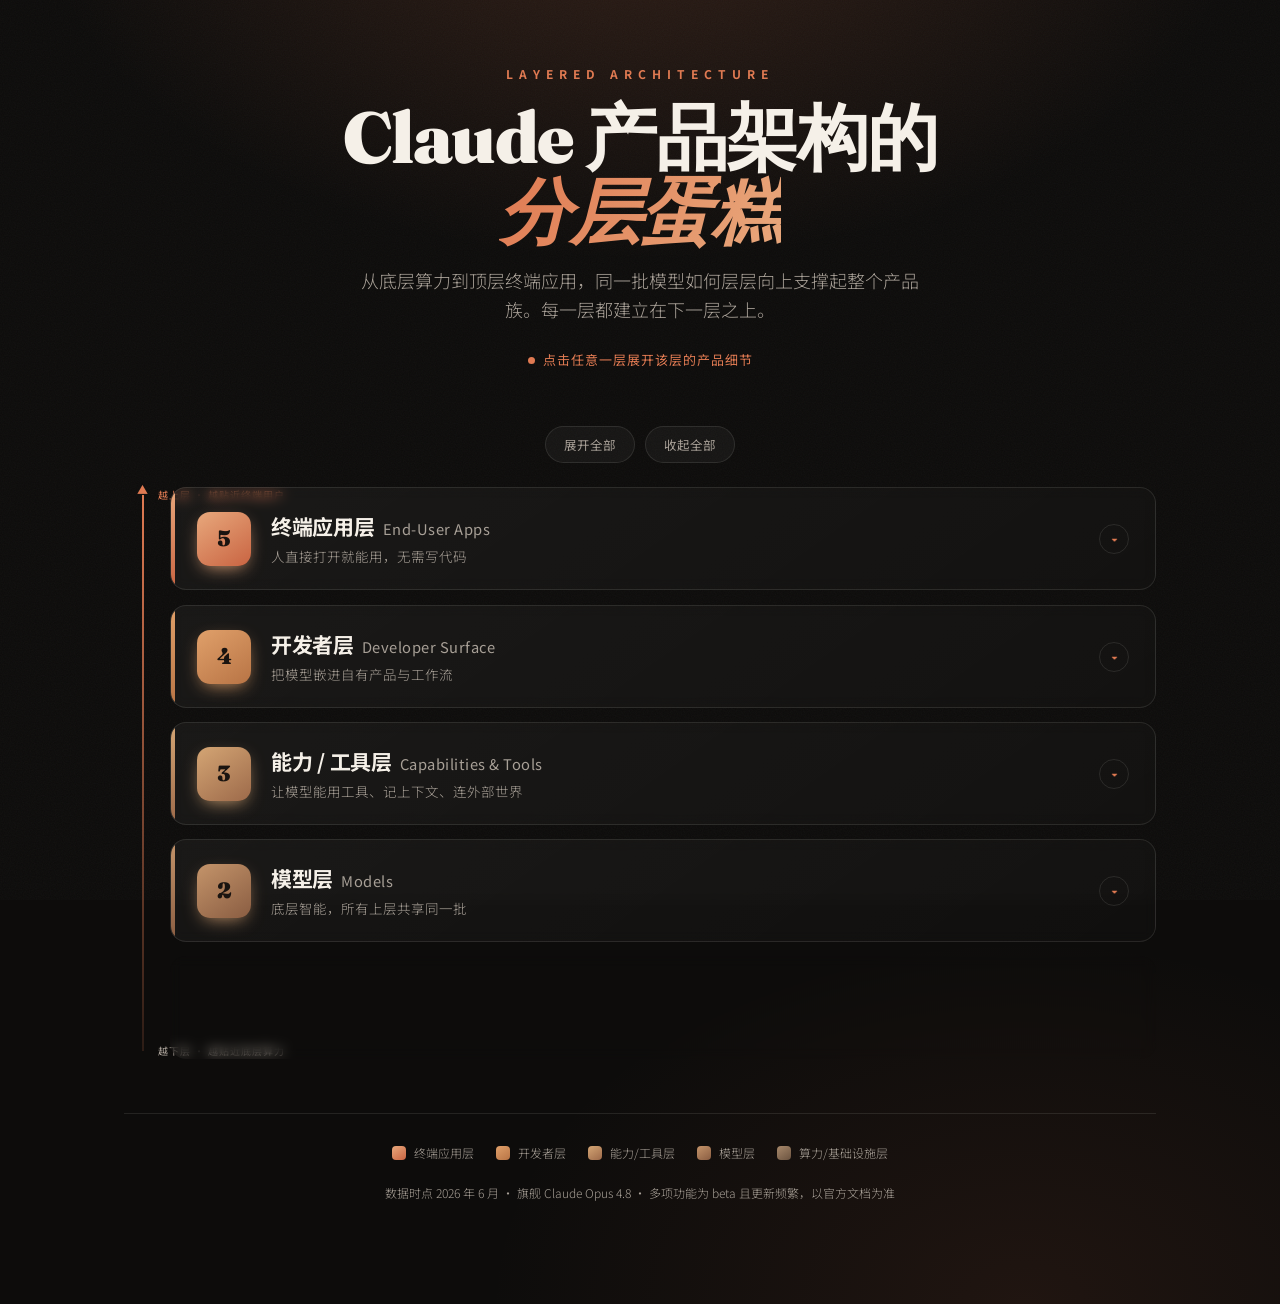
<file: ai-notes/claude-arch.html>
<!DOCTYPE html>
<html lang="zh-CN">
<head>
<meta charset="UTF-8">
<meta name="viewport" content="width=device-width, initial-scale=1.0">
<title>Claude 产品架构 · 分层蛋糕模型</title>
<style>
  @import url('https://fonts.googleapis.com/css2?family=Fraunces:opsz,wght@9..144,400;9..144,600;9..144,900&family=Noto+Sans+SC:wght@300;400;500;700;900&display=swap');

  :root{
    --bg:#0d0c0b;
    --bg2:#151311;
    --orange:#e07a52;
    --orange-soft:#c96442;
    --amber:#e8a87c;
    --ink:#f5f0e8;
    --muted:#a8a097;
    --line:rgba(245,240,232,0.10);
  }
  *{box-sizing:border-box;margin:0;padding:0;}
  html{scroll-behavior:smooth;}
  body{
    background:
      radial-gradient(ellipse 80% 50% at 50% -10%, rgba(224,122,82,0.18), transparent 60%),
      radial-gradient(ellipse 60% 40% at 80% 100%, rgba(200,100,66,0.10), transparent 70%),
      var(--bg);
    color:var(--ink);
    font-family:"Noto Sans SC",sans-serif;
    line-height:1.6;
    min-height:100vh;
    overflow-x:hidden;
  }
  /* grain */
  body::before{
    content:"";position:fixed;inset:0;pointer-events:none;z-index:1;opacity:0.04;
    background-image:url("data:image/svg+xml,%3Csvg xmlns='http://www.w3.org/2000/svg' width='120' height='120'%3E%3Cfilter id='n'%3E%3CfeTurbulence type='fractalNoise' baseFrequency='0.85' numOctaves='3'/%3E%3C/filter%3E%3Crect width='100%25' height='100%25' filter='url(%23n)'/%3E%3C/svg%3E");
  }
  .wrap{max-width:1080px;margin:0 auto;padding:64px 24px 100px;position:relative;z-index:2;}

  /* HEADER */
  header{text-align:center;margin-bottom:56px;animation:fadeUp 0.9s ease both;}
  .kicker{
    font-size:12px;letter-spacing:6px;text-transform:uppercase;color:var(--orange);
    font-weight:700;margin-bottom:18px;
  }
  h1{
    font-family:"Fraunces",serif;font-weight:900;font-size:clamp(38px,7vw,72px);
    line-height:1.02;letter-spacing:-1.5px;margin-bottom:18px;
  }
  h1 .accent{
    background:linear-gradient(120deg,var(--orange),var(--amber));
    -webkit-background-clip:text;background-clip:text;-webkit-text-fill-color:transparent;
    font-style:italic;
  }
  .lede{font-size:clamp(15px,2vw,18px);color:var(--muted);max-width:560px;margin:0 auto;font-weight:300;}
  .hint{
    margin-top:26px;font-size:13px;color:var(--orange);letter-spacing:1px;
    display:inline-flex;align-items:center;gap:8px;
  }
  .hint .dot{width:7px;height:7px;border-radius:50%;background:var(--orange);
    animation:pulse 1.8s ease infinite;}

  /* CAKE */
  .cake{display:flex;flex-direction:column;gap:14px;perspective:1600px;}
  .layer{
    position:relative;border-radius:16px;cursor:pointer;overflow:hidden;
    border:1px solid var(--line);
    background:linear-gradient(145deg,rgba(255,255,255,0.045),rgba(255,255,255,0.015));
    backdrop-filter:blur(6px);
    transition:transform .45s cubic-bezier(.2,.8,.2,1),box-shadow .45s,border-color .45s;
    transform-style:preserve-3d;
    animation:layerIn .7s cubic-bezier(.2,.8,.2,1) both;
  }
  .layer:nth-child(1){animation-delay:.05s;}
  .layer:nth-child(2){animation-delay:.13s;}
  .layer:nth-child(3){animation-delay:.21s;}
  .layer:nth-child(4){animation-delay:.29s;}
  .layer:nth-child(5){animation-delay:.37s;}
  .layer:hover{
    transform:translateY(-4px) scale(1.008);
    border-color:rgba(224,122,82,0.45);
    box-shadow:0 18px 50px -20px rgba(224,122,82,0.5);
  }
  .layer.open{
    border-color:rgba(224,122,82,0.6);
    box-shadow:0 22px 60px -22px rgba(224,122,82,0.55);
  }
  /* layer accent stripe by depth */
  .layer::before{
    content:"";position:absolute;left:0;top:0;bottom:0;width:4px;
    background:linear-gradient(180deg,var(--c1),var(--c2));
  }
  .layer .head{
    display:flex;align-items:center;gap:20px;padding:22px 26px;position:relative;
  }
  .badge{
    flex-shrink:0;width:54px;height:54px;border-radius:13px;
    display:flex;align-items:center;justify-content:center;
    font-family:"Fraunces",serif;font-weight:900;font-size:22px;
    background:linear-gradient(145deg,var(--c1),var(--c2));color:#1a1410;
    box-shadow:0 6px 18px -6px var(--c1);
  }
  .head-txt{flex:1;min-width:0;}
  .layer-name{font-size:clamp(17px,2.4vw,21px);font-weight:700;letter-spacing:-.3px;}
  .layer-name .en{color:var(--muted);font-weight:400;font-size:.7em;margin-left:8px;letter-spacing:.5px;}
  .layer-sub{font-size:13.5px;color:var(--muted);font-weight:300;margin-top:2px;}
  .chev{
    flex-shrink:0;width:30px;height:30px;border-radius:50%;border:1px solid var(--line);
    display:flex;align-items:center;justify-content:center;color:var(--orange);
    transition:transform .4s,background .3s;font-size:14px;
  }
  .layer.open .chev{transform:rotate(180deg);background:rgba(224,122,82,0.15);}

  /* expand body */
  .body{
    max-height:0;overflow:hidden;
    transition:max-height .55s cubic-bezier(.2,.8,.2,1),opacity .4s;
    opacity:0;
  }
  .layer.open .body{max-height:900px;opacity:1;}
  .body-inner{padding:4px 26px 26px 26px;}
  .divider{height:1px;background:var(--line);margin:0 0 18px 0;}
  .body-desc{font-size:14px;color:var(--muted);margin-bottom:18px;font-weight:300;max-width:760px;}
  .body-desc b{color:var(--ink);font-weight:500;}

  .cards{display:grid;grid-template-columns:repeat(auto-fit,minmax(210px,1fr));gap:12px;}
  .card{
    background:rgba(255,255,255,0.03);border:1px solid var(--line);border-radius:11px;
    padding:15px 16px;transition:border-color .3s,background .3s,transform .3s;
  }
  .card:hover{border-color:rgba(224,122,82,0.4);background:rgba(224,122,82,0.06);transform:translateY(-2px);}
  .card .ct{font-weight:700;font-size:14.5px;margin-bottom:5px;display:flex;align-items:center;gap:7px;}
  .card .ct .tg{font-size:9px;padding:1px 7px;border-radius:20px;background:var(--orange-soft);color:#fff;font-weight:600;letter-spacing:.5px;}
  .card .ct .tg.beta{background:#6b7a8f;}
  .card .cd{font-size:12.5px;color:var(--muted);font-weight:300;line-height:1.55;}

  .meta-row{display:flex;flex-wrap:wrap;gap:8px;margin-top:16px;}
  .pill{
    font-size:11.5px;padding:5px 12px;border-radius:20px;font-weight:400;
    background:rgba(255,255,255,0.04);border:1px solid var(--line);color:var(--muted);
  }
  .pill b{color:var(--amber);font-weight:600;}

  /* footer note */
  .foot{
    margin-top:54px;text-align:center;font-size:12px;color:var(--muted);
    font-weight:300;line-height:1.8;border-top:1px solid var(--line);padding-top:28px;
  }
  .foot .legend{display:flex;justify-content:center;gap:22px;flex-wrap:wrap;margin-bottom:18px;}
  .leg-item{display:flex;align-items:center;gap:8px;font-size:12px;color:var(--muted);}
  .leg-dot{width:14px;height:14px;border-radius:4px;}

  /* arrow between header and cake showing "build up" */
  .axis{
    position:absolute;left:-6px;top:0;bottom:0;width:2px;
    display:none;
  }
  @media(min-width:920px){
    .cake-region{position:relative;padding-left:46px;}
    .axis-label{
      position:absolute;left:-2px;writing-mode:vertical-rl;text-orientation:mixed;
      font-size:11px;letter-spacing:3px;color:var(--muted);text-transform:uppercase;
      top:50%;transform:translateY(-50%);
    }
    .axis-line{
      position:absolute;left:18px;top:8px;bottom:8px;width:2px;
      background:linear-gradient(180deg,var(--orange),rgba(224,122,82,0.15));
    }
    .axis-line::before{content:"▲";position:absolute;top:-14px;left:-5px;color:var(--orange);font-size:11px;}
    .axis-cap{position:absolute;left:34px;top:0;font-size:10px;color:var(--orange);letter-spacing:1px;}
    .axis-cap.bot{top:auto;bottom:0;color:var(--muted);}
  }

  @keyframes fadeUp{from{opacity:0;transform:translateY(20px);}to{opacity:1;transform:none;}}
  @keyframes layerIn{from{opacity:0;transform:translateY(28px) rotateX(-6deg);}to{opacity:1;transform:none;}}
  @keyframes pulse{0%,100%{transform:scale(1);opacity:1;}50%{transform:scale(1.6);opacity:.4;}}

  .toolbar{display:flex;justify-content:center;gap:10px;margin-bottom:24px;}
  .tbtn{
    font-family:"Noto Sans SC";font-size:12.5px;padding:8px 18px;border-radius:22px;
    background:rgba(255,255,255,0.04);border:1px solid var(--line);color:var(--muted);
    cursor:pointer;transition:all .3s;font-weight:400;
  }
  .tbtn:hover{border-color:var(--orange);color:var(--ink);}
</style>
</head>
<body>
<div class="wrap">

  <header>
    <div class="kicker">Layered Architecture</div>
    <h1>Claude 产品架构的<br><span class="accent">分层蛋糕</span></h1>
    <p class="lede">从底层算力到顶层终端应用，同一批模型如何层层向上支撑起整个产品族。每一层都建立在下一层之上。</p>
    <div class="hint"><span class="dot"></span>点击任意一层展开该层的产品细节</div>
  </header>

  <div class="toolbar">
    <button class="tbtn" id="expandAll">展开全部</button>
    <button class="tbtn" id="collapseAll">收起全部</button>
  </div>

  <div class="cake-region">
    <div class="axis-line"></div>
    <div class="axis-cap">越上层 · 越贴近终端用户</div>
    <div class="axis-cap bot">越下层 · 越贴近底层算力</div>

    <div class="cake" id="cake"></div>
  </div>

  <div class="foot">
    <div class="legend">
      <div class="leg-item"><span class="leg-dot" style="background:linear-gradient(145deg,#e8a87c,#c96442)"></span>终端应用层</div>
      <div class="leg-item"><span class="leg-dot" style="background:linear-gradient(145deg,#e0a06a,#b87445)"></span>开发者层</div>
      <div class="leg-item"><span class="leg-dot" style="background:linear-gradient(145deg,#d4a574,#9d6a4a)"></span>能力/工具层</div>
      <div class="leg-item"><span class="leg-dot" style="background:linear-gradient(145deg,#c4946a,#8a5d42)"></span>模型层</div>
      <div class="leg-item"><span class="leg-dot" style="background:linear-gradient(145deg,#a8896b,#6b5340)"></span>算力/基础设施层</div>
    </div>
    数据时点 2026 年 6 月 · 旗舰 Claude Opus 4.8 · 多项功能为 beta 且更新频繁，以官方文档为准
  </div>

</div>

<script>
const layers = [
  {
    n:"5", c1:"#e8a87c", c2:"#c96442",
    name:"终端应用层", en:"End-User Apps",
    sub:"人直接打开就能用，无需写代码",
    desc:"最贴近用户的一层。<b>同一批模型</b>被包装成可直接交互的产品，按订阅计费（固定月费 + 滚动用量额度）。这一层卖的是「访问方式与用量」，不是「智能本身」。",
    cards:[
      {t:"Claude.ai", d:"网页 / 桌面 / 移动端对话界面，主入口"},
      {t:"Free", d:"$0，基础对话+搜索+Artifacts，额度最低"},
      {t:"Pro", d:"$20/月，约5×Free额度，个人专业默认档"},
      {t:"Max 5× / 20×", d:"$100 / $200，重度与全职用户"},
      {t:"Team", d:"$20–30/坐席，共享Projects+管理后台+SSO"},
      {t:"Enterprise", d:"定制，最高合规/审计/数据驻留+量价"},
    ],
    pills:["所有付费档<b>都能用最新模型</b>","额度按<b>滚动窗口</b>重置","区别在用量/协作/合规"]
  },
  {
    n:"4", c1:"#e0a06a", c2:"#b87445",
    name:"开发者层", en:"Developer Surface",
    sub:"把模型嵌进自有产品与工作流",
    desc:"面向开发者，<b>按 token 计费</b>、可程序化调用、成本可精确预算。是把 Claude 能力接入第三方产品的正路，也是 Agent 类应用的搭建基座。",
    cards:[
      {t:"Claude API", d:"标准 /v1/messages 端点；工具调用、流式、视觉/PDF输入"},
      {t:"Message Batches", d:"异步批量，成本立减50%，24h内处理"},
      {t:"Claude Code", d:"Agent式编码工具，CLI/桌面/移动端委派代码任务"},
      {t:"Managed Agents", d:"托管Agent基建，按token+会话运行时计费"},
      {t:"Models / Token API", d:"查询模型规格、发送前预估token"},
    ],
    pills:["1M 上下文<b>标准价不加价</b>","缓存命中<b>降90%</b>且不计入限流","Batch <b>降50%</b>"]
  },
  {
    n:"3", c1:"#d4a574", c2:"#9d6a4a",
    name:"能力 / 工具层", en:"Capabilities & Tools",
    sub:"让模型能用工具、记上下文、连外部世界",
    desc:"夹在模型与应用之间的「增强层」。这些能力既出现在 Claude.ai 界面里，也通过 API 暴露给开发者，是把「会聊天的模型」变成「能干活的系统」的关键。",
    cards:[
      {t:"Artifacts", d:"侧栏实时渲染代码/文档/图表，约到可用app的70%"},
      {t:"Projects", d:"持久上下文容器：系统提示+知识库+工件库"},
      {t:"Memory", d:"跨对话记住偏好与背景，与Projects互补"},
      {t:"MCP / 连接器", d:"开放标准接入Gmail/Drive/Slack等，200+ server"},
      {t:"应用代理", d:"Excel/Word/Chrome代理、Cowork桌面工作代理", beta:true},
      {t:"服务端工具", d:"网页搜索、代码执行等托管工具（按次计费）"},
    ],
    pills:["工具编排<b>实测第一梯队</b>","多项为 <b>beta</b>，需人工监督","MCP 已成<b>事实标准</b>之一"]
  },
  {
    n:"2", c1:"#c4946a", c2:"#8a5d42",
    name:"模型层", en:"Models",
    sub:"底层智能，所有上层共享同一批",
    desc:"整个蛋糕的<b>核心</b>。三档模型按「质量 / 速度 / 成本」分化——同一个 Opus 4.8 既驱动 Claude.ai 的对话，也驱动 API 与 Claude Code。选哪档是所有成本与质量权衡的起点。",
    cards:[
      {t:"Opus 4.8", d:"$5/$25 · 1M上下文 · 最强推理与长程Agent编码", tag:"旗舰"},
      {t:"Sonnet 4.6", d:"$3/$15 · 1M上下文 · 速度与智能最佳平衡", tag:"默认"},
      {t:"Haiku 4.5", d:"$1/$5 · 200k上下文 · 最快、高并发、低成本"},
      {t:"Mythos Preview", d:"防御性网络安全研究预览，受邀制（Glasswing）", beta:true},
    ],
    pills:["输出价 = 输入价 <b>×5</b>","模型ID为<b>固定快照</b>可pin","Opus 4.8 自适应思考默认 <b>high</b>"]
  },
  {
    n:"1", c1:"#a8896b", c2:"#6b5340",
    name:"算力 / 基础设施层", en:"Compute & Infrastructure",
    sub:"训练与推理跑在哪里、经哪条渠道分发",
    desc:"蛋糕的<b>地基</b>。模型需要海量算力来训练和推理，并通过不同云渠道分发——渠道决定了客户的合规边界、数据驻留与计费归属，是企业能否采购的前提。",
    cards:[
      {t:"训练/推理算力", d:"大规模GPU集群（含与xAI Colossus等算力协议）"},
      {t:"Anthropic 直连", d:"第一时间拿新模型/功能，灵活性优先"},
      {t:"AWS Bedrock", d:"并入AWS账单与IAM，请求体上限20MB"},
      {t:"Google Vertex AI", d:"并入GCP，含全局/多区域/区域端点，30MB"},
      {t:"Microsoft Foundry", d:"并入Azure，Opus 4.8上下文为200k"},
      {t:"数据合规", d:"EU多区域驻留、US-only推理选项、区域端点"},
    ],
    pills:["模型同一批，<b>渠道决定合规</b>","区域端点<b>保证数据路由</b>","渠道选择常是采购问题"]
  },
];

const cake = document.getElementById('cake');
layers.forEach((L,i)=>{
  const el = document.createElement('div');
  el.className='layer';
  el.style.setProperty('--c1',L.c1);
  el.style.setProperty('--c2',L.c2);
  const cardsHtml = L.cards.map(c=>`
    <div class="card">
      <div class="ct">${c.t}${c.tag?`<span class="tg">${c.tag}</span>`:''}${c.beta?`<span class="tg beta">beta</span>`:''}</div>
      <div class="cd">${c.d}</div>
    </div>`).join('');
  const pillsHtml = L.pills.map(p=>`<span class="pill">${p}</span>`).join('');
  el.innerHTML=`
    <div class="head">
      <div class="badge">${L.n}</div>
      <div class="head-txt">
        <div class="layer-name">${L.name}<span class="en">${L.en}</span></div>
        <div class="layer-sub">${L.sub}</div>
      </div>
      <div class="chev">▾</div>
    </div>
    <div class="body">
      <div class="body-inner">
        <div class="divider"></div>
        <div class="body-desc">${L.desc}</div>
        <div class="cards">${cardsHtml}</div>
        <div class="meta-row">${pillsHtml}</div>
      </div>
    </div>`;
  el.querySelector('.head').addEventListener('click',()=>{
    el.classList.toggle('open');
  });
  cake.appendChild(el);
});

document.getElementById('expandAll').onclick=()=>document.querySelectorAll('.layer').forEach(l=>l.classList.add('open'));
document.getElementById('collapseAll').onclick=()=>document.querySelectorAll('.layer').forEach(l=>l.classList.remove('open'));
</script>
</body>
</html>
</file>
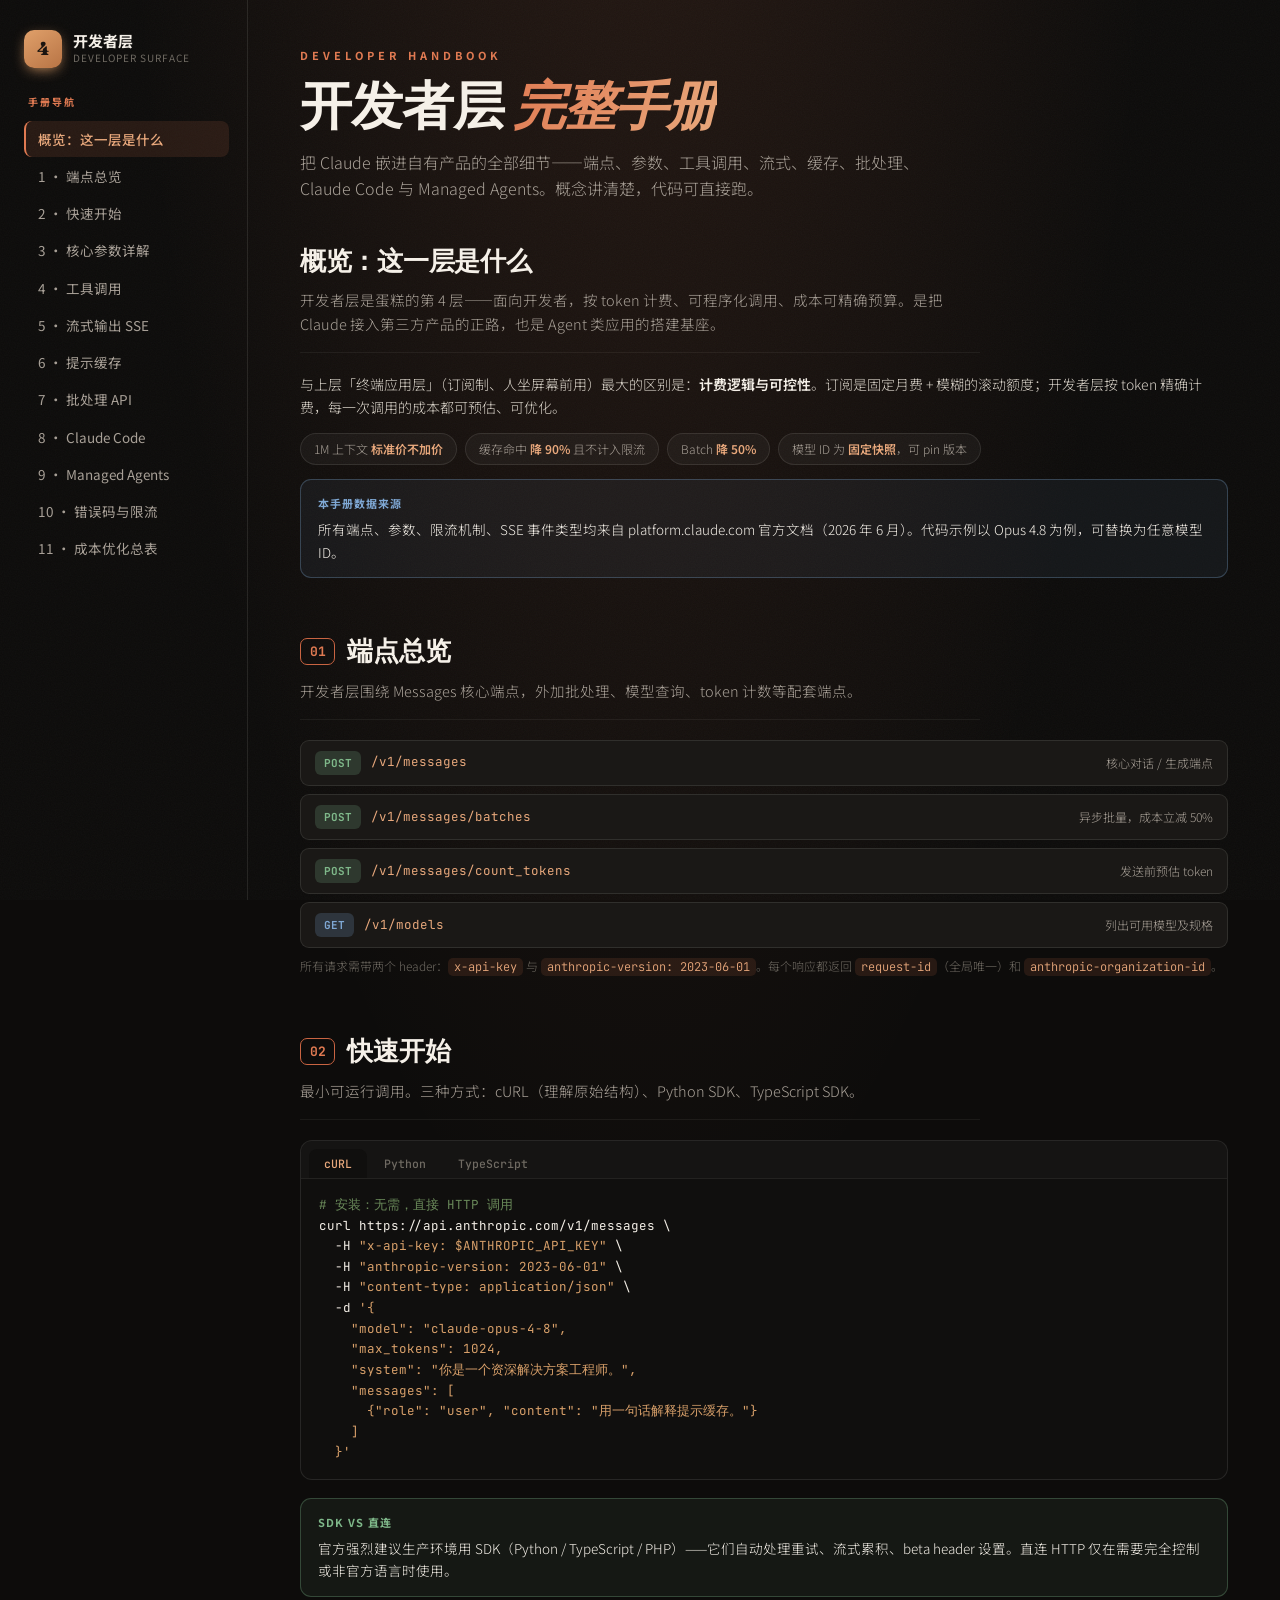
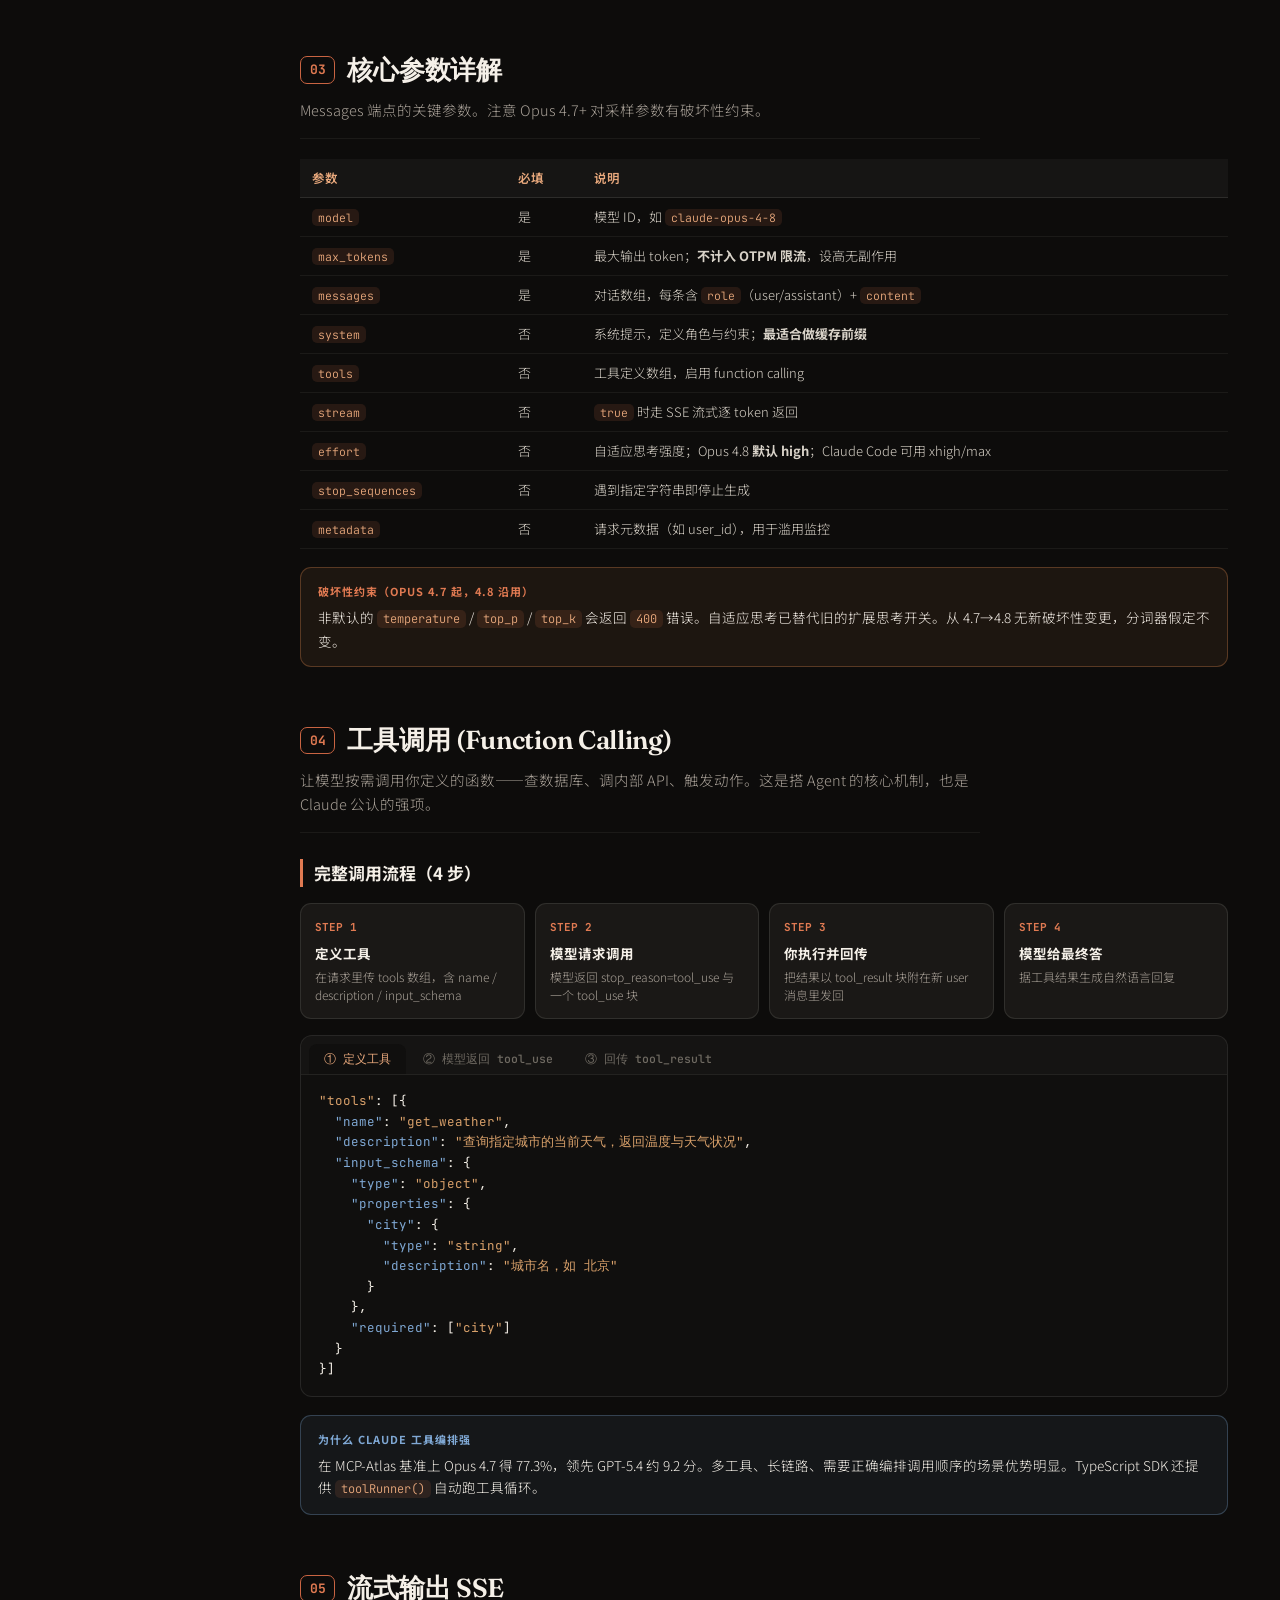
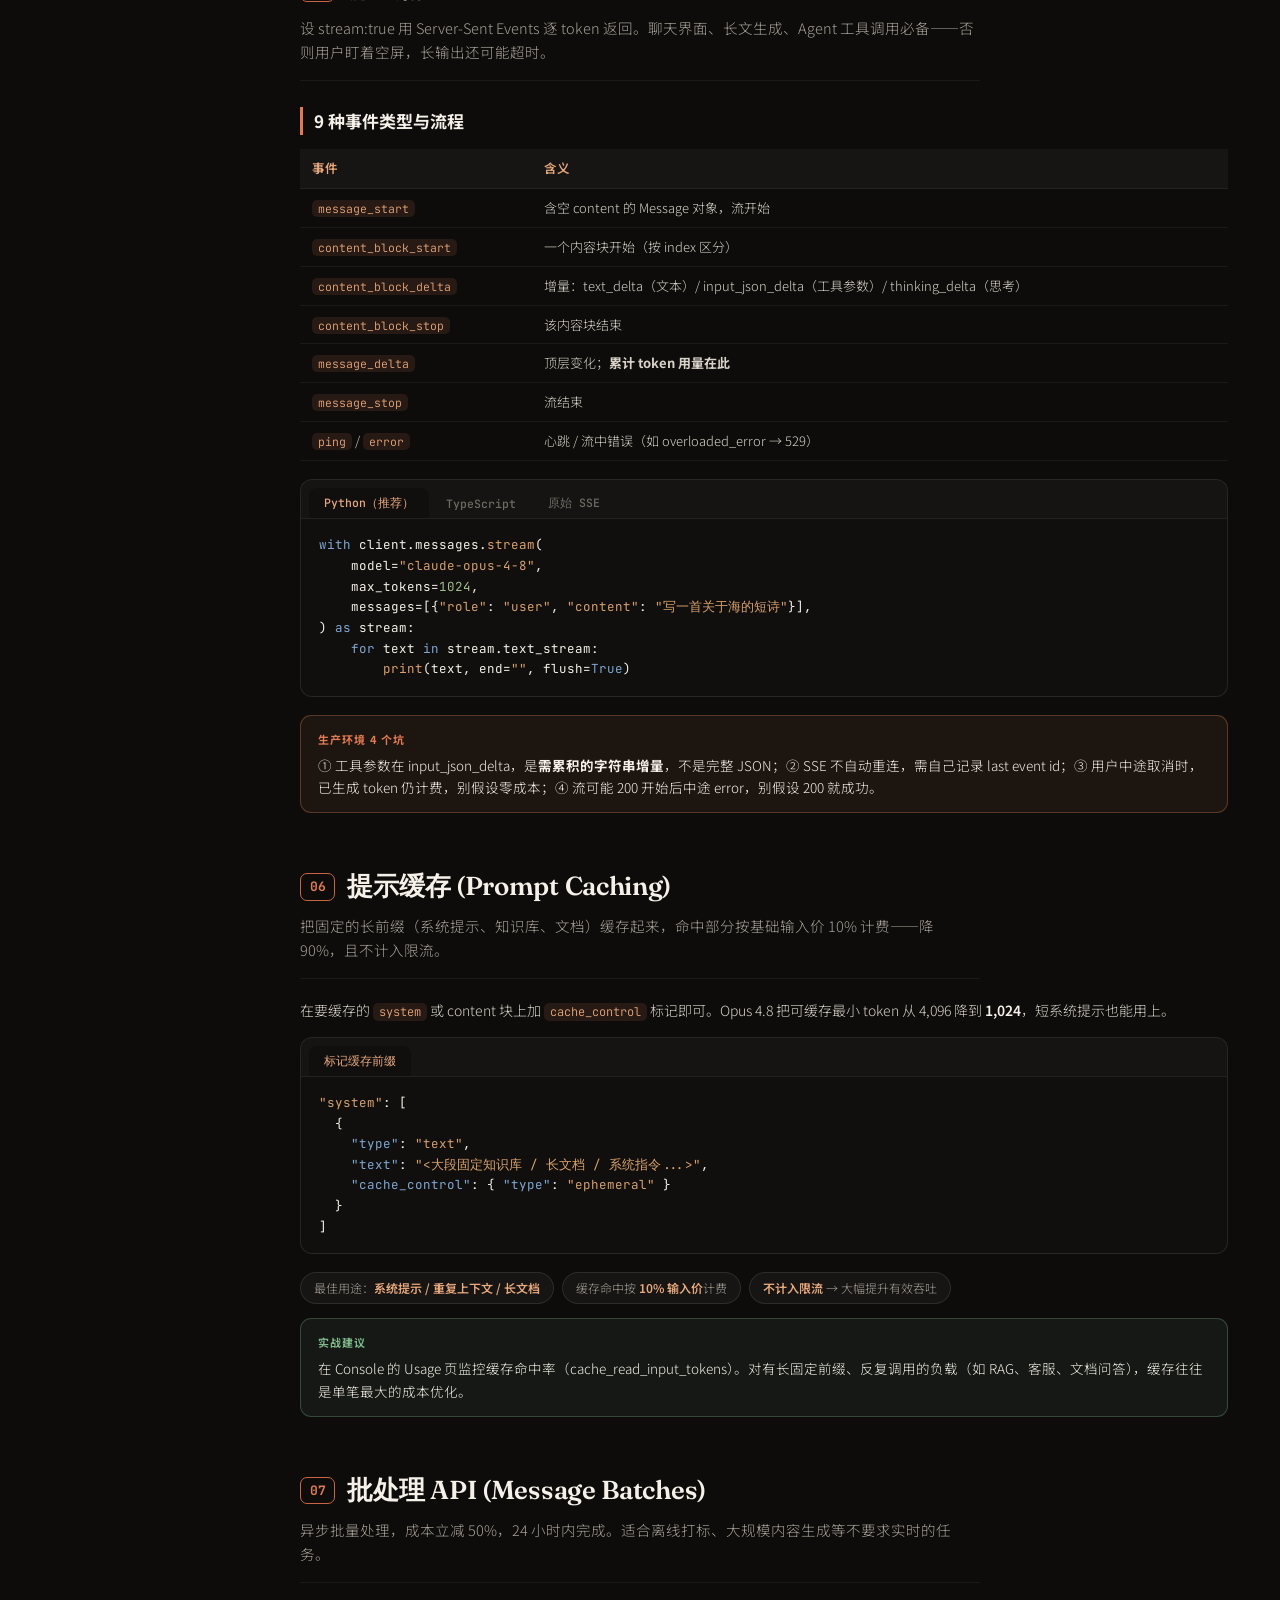
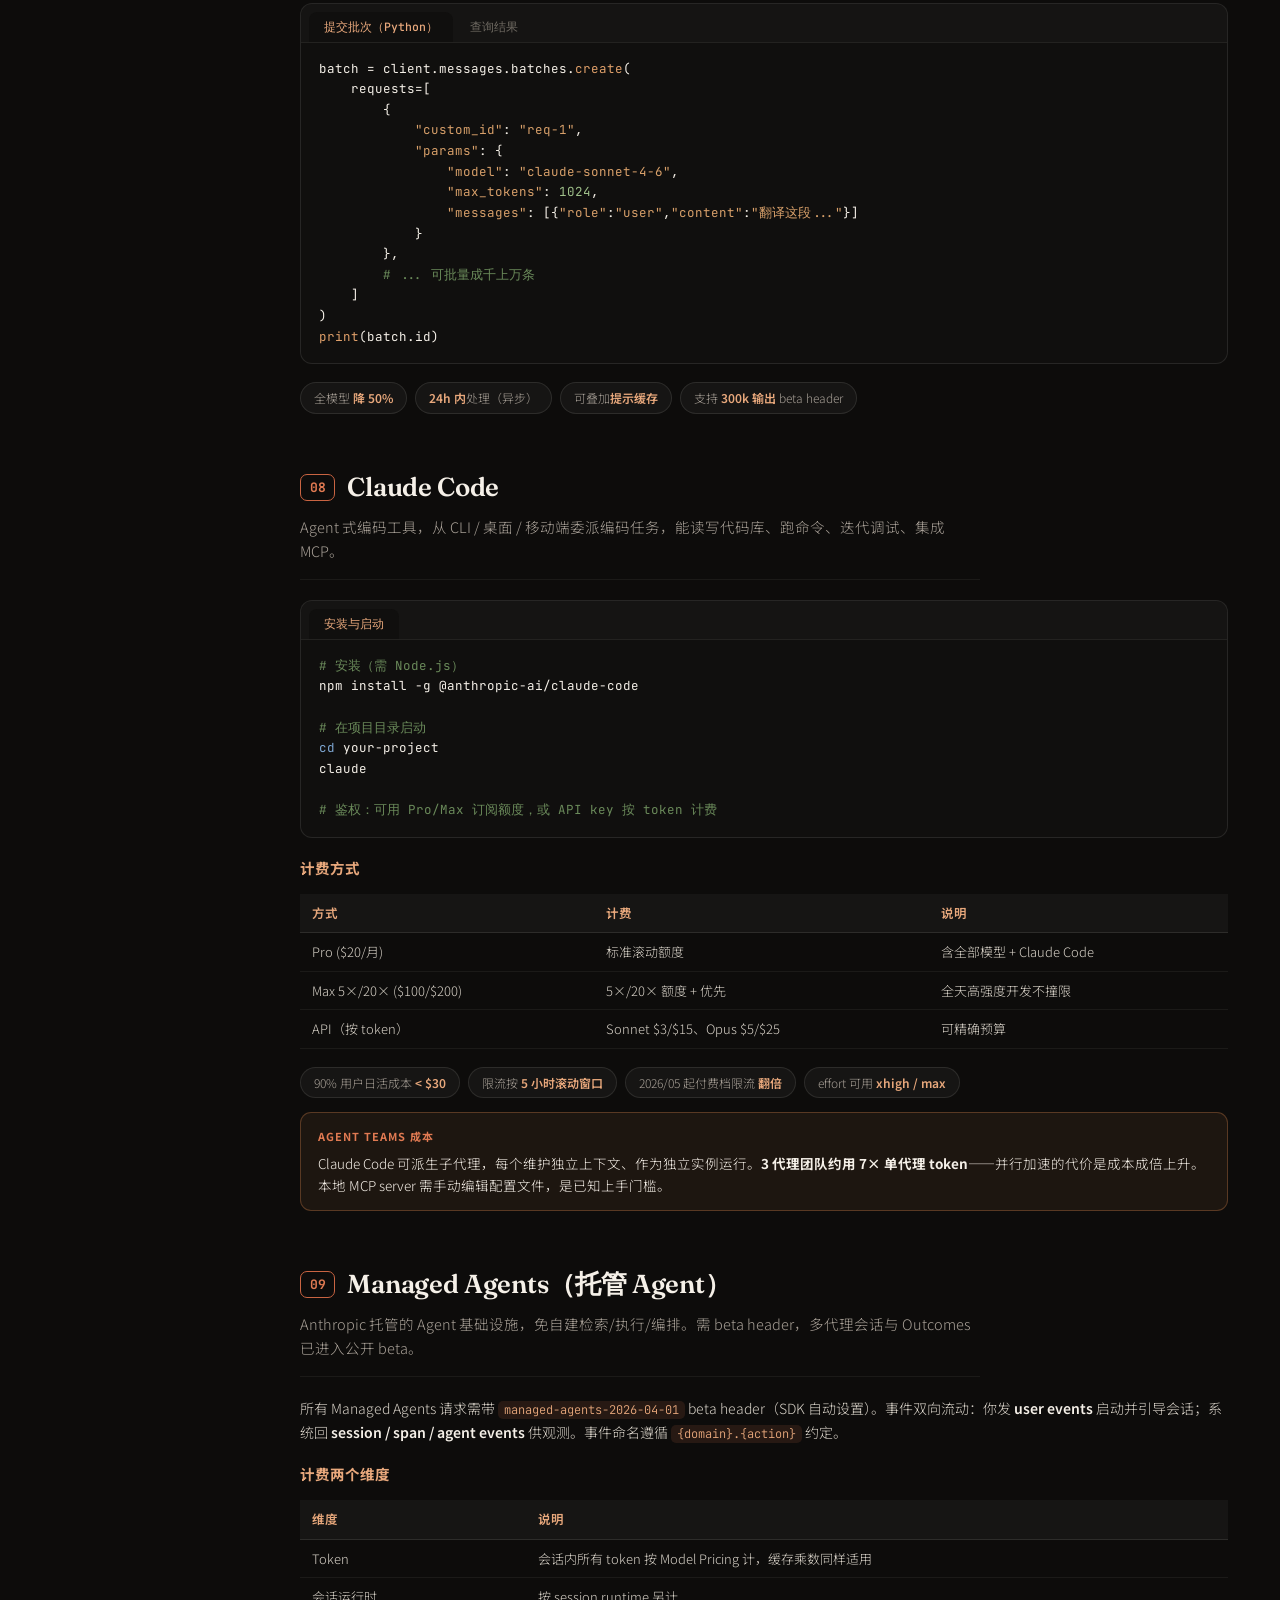
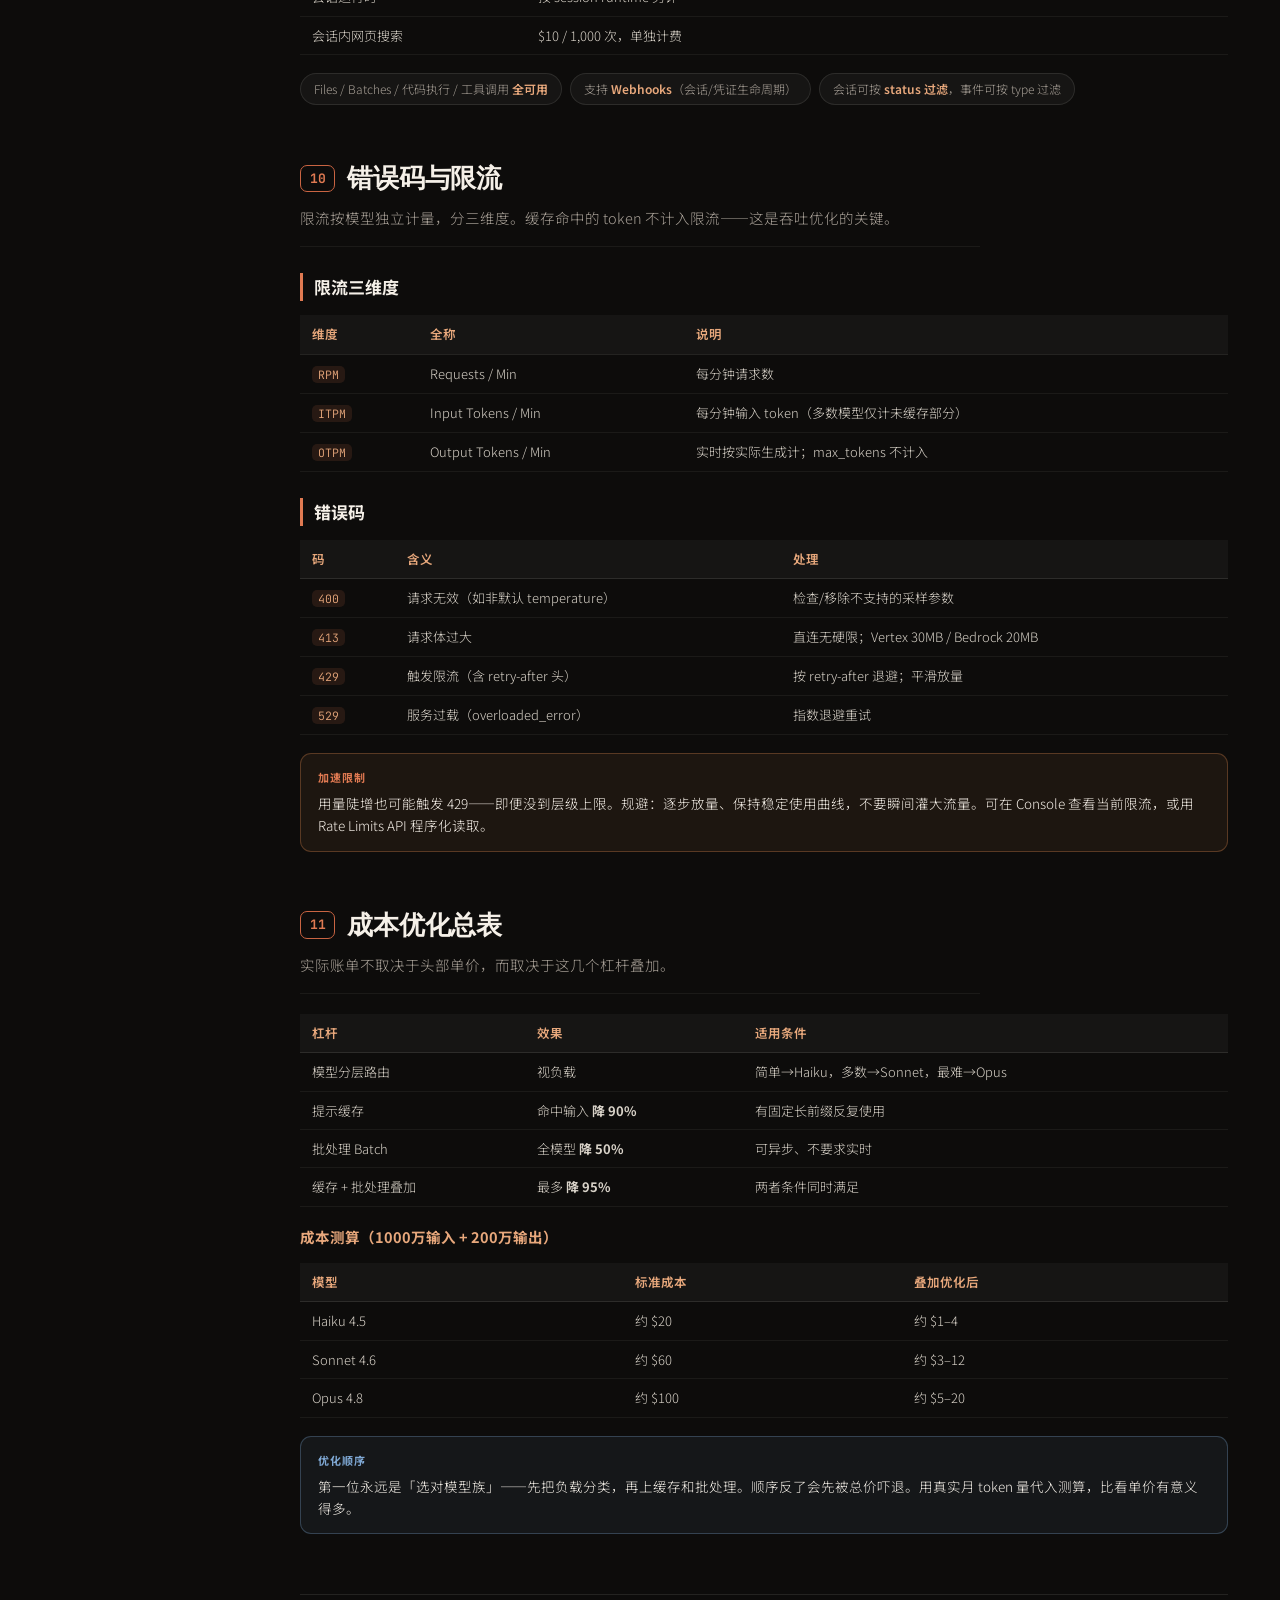
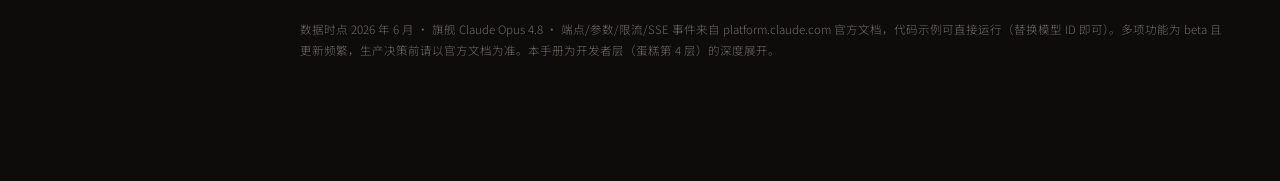
<file: ai-notes/claude-dev-handbook.html>
<!DOCTYPE html>
<html lang="zh-CN">
<head>
<meta charset="UTF-8">
<meta name="viewport" content="width=device-width, initial-scale=1.0">
<title>Claude 开发者层 · 完整手册</title>
<style>
  @import url('https://fonts.googleapis.com/css2?family=Fraunces:opsz,wght@9..144,400;9..144,600;9..144,900&family=Noto+Sans+SC:wght@300;400;500;700;900&family=JetBrains+Mono:wght@400;500;700&display=swap');

  :root{
    --bg:#0d0c0b; --bg2:#151311; --panel:#1a1816;
    --orange:#e07a52; --orange-soft:#c96442; --amber:#e8a87c;
    --ink:#f5f0e8; --muted:#a8a097; --dim:#6f6a62;
    --line:rgba(245,240,232,0.10); --line2:rgba(245,240,232,0.06);
    --green:#7fb88a; --blue:#7fa8d4; --red:#e08a7a;
    --code-bg:#100f0e;
  }
  *{box-sizing:border-box;margin:0;padding:0;}
  html{scroll-behavior:smooth;}
  body{
    background:
      radial-gradient(ellipse 70% 40% at 50% -8%, rgba(224,122,82,0.14), transparent 60%),
      var(--bg);
    color:var(--ink); font-family:"Noto Sans SC",sans-serif; line-height:1.65;
    min-height:100vh;
  }
  body::before{
    content:"";position:fixed;inset:0;pointer-events:none;z-index:0;opacity:0.035;
    background-image:url("data:image/svg+xml,%3Csvg xmlns='http://www.w3.org/2000/svg' width='120' height='120'%3E%3Cfilter id='n'%3E%3CfeTurbulence type='fractalNoise' baseFrequency='0.85' numOctaves='3'/%3E%3C/filter%3E%3Crect width='100%25' height='100%25' filter='url(%23n)'/%3E%3C/svg%3E");
  }

  /* LAYOUT */
  .shell{display:flex;max-width:1280px;margin:0 auto;position:relative;z-index:1;}
  .sidebar{
    width:248px;flex-shrink:0;position:sticky;top:0;height:100vh;overflow-y:auto;
    padding:30px 18px 30px 24px;border-right:1px solid var(--line);
  }
  .sidebar::-webkit-scrollbar{width:5px;}
  .sidebar::-webkit-scrollbar-thumb{background:var(--line);border-radius:3px;}
  .main{flex:1;min-width:0;padding:46px 52px 120px;}

  /* SIDEBAR */
  .sb-brand{display:flex;align-items:center;gap:11px;margin-bottom:6px;}
  .sb-badge{
    width:38px;height:38px;border-radius:10px;flex-shrink:0;
    background:linear-gradient(145deg,#e0a06a,#b87445);
    display:flex;align-items:center;justify-content:center;
    font-family:"Fraunces",serif;font-weight:900;font-size:18px;color:#1a1410;
    box-shadow:0 4px 14px -4px #e0a06a;
  }
  .sb-brand .t{font-weight:700;font-size:15px;line-height:1.2;}
  .sb-brand .s{font-size:10px;color:var(--dim);letter-spacing:1px;}
  .sb-kicker{font-size:10px;letter-spacing:2px;color:var(--orange);text-transform:uppercase;
    font-weight:700;margin:26px 0 10px;padding-left:4px;}
  .nav a{
    display:block;padding:7px 12px;border-radius:8px;color:var(--muted);
    text-decoration:none;font-size:13.5px;transition:all .2s;margin-bottom:1px;
    border-left:2px solid transparent;
  }
  .nav a:hover{background:rgba(224,122,82,0.08);color:var(--ink);}
  .nav a.active{background:rgba(224,122,82,0.12);color:var(--amber);border-left-color:var(--orange);font-weight:500;}

  /* HEADER */
  .page-head{margin-bottom:38px;animation:fadeUp .7s ease both;}
  .ph-kicker{font-size:11px;letter-spacing:4px;text-transform:uppercase;color:var(--orange);font-weight:700;margin-bottom:14px;}
  h1{font-family:"Fraunces",serif;font-weight:900;font-size:clamp(32px,5vw,52px);line-height:1.05;letter-spacing:-1px;margin-bottom:16px;}
  h1 .accent{background:linear-gradient(120deg,var(--orange),var(--amber));-webkit-background-clip:text;background-clip:text;-webkit-text-fill-color:transparent;font-style:italic;}
  .ph-lede{font-size:16px;color:var(--muted);max-width:620px;font-weight:300;}

  /* SECTIONS */
  section{margin-bottom:52px;scroll-margin-top:30px;animation:fadeUp .6s ease both;}
  h2{font-family:"Fraunces",serif;font-size:26px;font-weight:600;margin-bottom:6px;letter-spacing:-.3px;
    display:flex;align-items:center;gap:12px;}
  h2 .num{font-size:13px;color:var(--orange);font-family:"JetBrains Mono";font-weight:700;
    border:1px solid var(--orange-soft);border-radius:7px;padding:2px 9px;}
  .sec-lede{color:var(--muted);font-size:14.5px;margin-bottom:20px;font-weight:300;max-width:680px;
    border-bottom:1px solid var(--line2);padding-bottom:16px;}
  h3{font-size:17px;font-weight:700;margin:26px 0 10px;color:var(--ink);
    border-left:3px solid var(--orange);padding-left:11px;}
  h4{font-size:14.5px;font-weight:700;margin:18px 0 7px;color:var(--amber);}
  p{margin-bottom:11px;font-size:14px;color:#d8d2c8;font-weight:300;}
  p b,li b{color:var(--ink);font-weight:600;}
  ul,ol{margin:8px 0 14px;padding-left:22px;}
  li{margin-bottom:6px;font-size:13.8px;color:#d8d2c8;font-weight:300;}

  /* CODE BLOCKS with tabs */
  .codebox{background:var(--code-bg);border:1px solid var(--line);border-radius:12px;overflow:hidden;margin:14px 0 18px;}
  .tabs{display:flex;gap:2px;padding:8px 8px 0;background:rgba(255,255,255,0.02);border-bottom:1px solid var(--line2);}
  .tab{
    font-family:"JetBrains Mono";font-size:11.5px;padding:7px 15px;border-radius:8px 8px 0 0;
    background:transparent;border:none;color:var(--dim);cursor:pointer;transition:all .2s;font-weight:500;
  }
  .tab:hover{color:var(--muted);}
  .tab.active{background:var(--code-bg);color:var(--amber);}
  pre{padding:16px 18px;overflow-x:auto;font-family:"JetBrains Mono";font-size:12.5px;line-height:1.65;}
  pre::-webkit-scrollbar{height:7px;}
  pre::-webkit-scrollbar-thumb{background:var(--line);border-radius:4px;}
  code{font-family:"JetBrains Mono";}
  .codepane{display:none;}
  .codepane.active{display:block;}
  .inline{background:rgba(224,122,82,0.12);color:var(--amber);padding:1px 6px;border-radius:5px;font-family:"JetBrains Mono";font-size:12px;}
  /* syntax */
  .c{color:#6a8a5a;} .k{color:#7fa8d4;} .s{color:#d8a06a;} .n{color:#9fc08a;} .f{color:#e0a06a;} .p{color:#a8a097;}

  /* TABLES */
  table{width:100%;border-collapse:collapse;margin:14px 0 18px;font-size:13px;}
  th{background:rgba(255,255,255,0.04);text-align:left;padding:9px 12px;font-weight:600;
    border-bottom:1px solid var(--line);color:var(--amber);font-size:12.5px;}
  td{padding:8px 12px;border-bottom:1px solid var(--line2);color:#d8d2c8;font-weight:300;vertical-align:top;}
  td .inline{font-size:11.5px;}
  tr:hover td{background:rgba(255,255,255,0.015);}

  /* CALLOUTS */
  .note{border-radius:11px;padding:14px 17px;margin:14px 0;font-size:13.5px;font-weight:300;border:1px solid;}
  .note .nt{font-weight:700;font-size:11px;letter-spacing:1px;text-transform:uppercase;display:block;margin-bottom:6px;}
  .note.tip{background:rgba(127,168,212,0.07);border-color:rgba(127,168,212,0.3);}
  .note.tip .nt{color:var(--blue);}
  .note.warn{background:rgba(224,138,82,0.08);border-color:rgba(224,138,82,0.3);}
  .note.warn .nt{color:var(--orange);}
  .note.good{background:rgba(127,184,138,0.07);border-color:rgba(127,184,138,0.3);}
  .note.good .nt{color:var(--green);}

  /* PILLS / cards */
  .pills{display:flex;flex-wrap:wrap;gap:8px;margin:14px 0;}
  .pill{font-size:12px;padding:5px 13px;border-radius:20px;background:rgba(255,255,255,0.04);
    border:1px solid var(--line);color:var(--muted);font-weight:300;}
  .pill b{color:var(--amber);font-weight:600;}

  .flowcards{display:grid;grid-template-columns:repeat(auto-fit,minmax(150px,1fr));gap:10px;margin:16px 0;}
  .fc{background:var(--panel);border:1px solid var(--line);border-radius:11px;padding:14px;position:relative;}
  .fc .step{font-family:"JetBrains Mono";font-size:11px;color:var(--orange);font-weight:700;margin-bottom:6px;}
  .fc .fct{font-weight:700;font-size:13.5px;margin-bottom:4px;}
  .fc .fcd{font-size:12px;color:var(--muted);font-weight:300;line-height:1.5;}

  .endpoint{display:flex;align-items:center;gap:10px;background:var(--panel);border:1px solid var(--line);
    border-radius:9px;padding:10px 14px;margin-bottom:8px;font-family:"JetBrains Mono";font-size:12.5px;}
  .method{font-weight:700;font-size:11px;padding:3px 9px;border-radius:6px;flex-shrink:0;}
  .method.post{background:rgba(127,184,138,0.2);color:var(--green);}
  .method.get{background:rgba(127,168,212,0.2);color:var(--blue);}
  .endpoint .path{color:var(--amber);}
  .endpoint .desc{color:var(--muted);font-family:"Noto Sans SC";font-size:12px;margin-left:auto;font-weight:300;}

  .foot{margin-top:60px;border-top:1px solid var(--line);padding-top:24px;font-size:11.5px;color:var(--dim);font-weight:300;line-height:1.8;}

  @keyframes fadeUp{from{opacity:0;transform:translateY(16px);}to{opacity:1;transform:none;}}

  @media(max-width:880px){
    .sidebar{display:none;}
    .main{padding:32px 22px 80px;}
  }
</style>
</head>
<body>
<div class="shell">

  <!-- SIDEBAR -->
  <aside class="sidebar">
    <div class="sb-brand">
      <div class="sb-badge">4</div>
      <div><div class="t">开发者层</div><div class="s">DEVELOPER SURFACE</div></div>
    </div>
    <div class="sb-kicker">手册导航</div>
    <nav class="nav" id="nav">
      <a href="#intro">概览：这一层是什么</a>
      <a href="#endpoints">1 · 端点总览</a>
      <a href="#quickstart">2 · 快速开始</a>
      <a href="#params">3 · 核心参数详解</a>
      <a href="#tools">4 · 工具调用</a>
      <a href="#streaming">5 · 流式输出 SSE</a>
      <a href="#caching">6 · 提示缓存</a>
      <a href="#batch">7 · 批处理 API</a>
      <a href="#code">8 · Claude Code</a>
      <a href="#agents">9 · Managed Agents</a>
      <a href="#errors">10 · 错误码与限流</a>
      <a href="#cost">11 · 成本优化总表</a>
    </nav>
  </aside>

  <!-- MAIN -->
  <main class="main">
    <div class="page-head">
      <div class="ph-kicker">Developer Handbook</div>
      <h1>开发者层<span class="accent"> 完整手册</span></h1>
      <p class="ph-lede">把 Claude 嵌进自有产品的全部细节——端点、参数、工具调用、流式、缓存、批处理、Claude Code 与 Managed Agents。概念讲清楚，代码可直接跑。</p>
    </div>

    <!-- INTRO -->
    <section id="intro">
      <h2>概览：这一层是什么</h2>
      <p class="sec-lede">开发者层是蛋糕的第 4 层——面向开发者，按 token 计费、可程序化调用、成本可精确预算。是把 Claude 接入第三方产品的正路，也是 Agent 类应用的搭建基座。</p>
      <p>与上层「终端应用层」（订阅制、人坐屏幕前用）最大的区别是：<b>计费逻辑与可控性</b>。订阅是固定月费 + 模糊的滚动额度；开发者层按 token 精确计费，每一次调用的成本都可预估、可优化。</p>
      <div class="pills">
        <span class="pill">1M 上下文 <b>标准价不加价</b></span>
        <span class="pill">缓存命中 <b>降 90%</b> 且不计入限流</span>
        <span class="pill">Batch <b>降 50%</b></span>
        <span class="pill">模型 ID 为 <b>固定快照</b>，可 pin 版本</span>
      </div>
      <div class="note tip"><span class="nt">本手册数据来源</span>所有端点、参数、限流机制、SSE 事件类型均来自 platform.claude.com 官方文档（2026 年 6 月）。代码示例以 Opus 4.8 为例，可替换为任意模型 ID。</div>
    </section>

    <!-- ENDPOINTS -->
    <section id="endpoints">
      <h2><span class="num">01</span>端点总览</h2>
      <p class="sec-lede">开发者层围绕 Messages 核心端点，外加批处理、模型查询、token 计数等配套端点。</p>
      <div class="endpoint"><span class="method post">POST</span><span class="path">/v1/messages</span><span class="desc">核心对话 / 生成端点</span></div>
      <div class="endpoint"><span class="method post">POST</span><span class="path">/v1/messages/batches</span><span class="desc">异步批量，成本立减 50%</span></div>
      <div class="endpoint"><span class="method post">POST</span><span class="path">/v1/messages/count_tokens</span><span class="desc">发送前预估 token</span></div>
      <div class="endpoint"><span class="method get">GET</span><span class="path">/v1/models</span><span class="desc">列出可用模型及规格</span></div>
      <p class="small" style="font-size:12px;color:var(--dim);margin-top:8px;">所有请求需带两个 header：<span class="inline">x-api-key</span> 与 <span class="inline">anthropic-version: 2023-06-01</span>。每个响应都返回 <span class="inline">request-id</span>（全局唯一）和 <span class="inline">anthropic-organization-id</span>。</p>
    </section>

    <!-- QUICKSTART -->
    <section id="quickstart">
      <h2><span class="num">02</span>快速开始</h2>
      <p class="sec-lede">最小可运行调用。三种方式：cURL（理解原始结构）、Python SDK、TypeScript SDK。</p>
      <div class="codebox">
        <div class="tabs">
          <button class="tab active" data-pane="qs-curl">cURL</button>
          <button class="tab" data-pane="qs-py">Python</button>
          <button class="tab" data-pane="qs-ts">TypeScript</button>
        </div>
        <div class="codepane active" id="qs-curl"><pre><span class="c"># 安装：无需，直接 HTTP 调用</span>
curl https://api.anthropic.com/v1/messages \
  -H <span class="s">"x-api-key: $ANTHROPIC_API_KEY"</span> \
  -H <span class="s">"anthropic-version: 2023-06-01"</span> \
  -H <span class="s">"content-type: application/json"</span> \
  -d <span class="s">'{
    "model": "claude-opus-4-8",
    "max_tokens": 1024,
    "system": "你是一个资深解决方案工程师。",
    "messages": [
      {"role": "user", "content": "用一句话解释提示缓存。"}
    ]
  }'</span></pre></div>
        <div class="codepane" id="qs-py"><pre><span class="c"># 安装：pip install anthropic</span>
<span class="k">import</span> anthropic

client = anthropic.<span class="f">Anthropic</span>()  <span class="c"># 自动读取 ANTHROPIC_API_KEY</span>

message = client.messages.<span class="f">create</span>(
    model=<span class="s">"claude-opus-4-8"</span>,
    max_tokens=<span class="n">1024</span>,
    system=<span class="s">"你是一个资深解决方案工程师。"</span>,
    messages=[
        {<span class="s">"role"</span>: <span class="s">"user"</span>, <span class="s">"content"</span>: <span class="s">"用一句话解释提示缓存。"</span>}
    ],
)
<span class="f">print</span>(message.content[<span class="n">0</span>].text)</pre></div>
        <div class="codepane" id="qs-ts"><pre><span class="c">// 安装：npm install @anthropic-ai/sdk</span>
<span class="k">import</span> Anthropic <span class="k">from</span> <span class="s">"@anthropic-ai/sdk"</span>;

<span class="k">const</span> client = <span class="k">new</span> <span class="f">Anthropic</span>();  <span class="c">// 读取 ANTHROPIC_API_KEY</span>

<span class="k">const</span> message = <span class="k">await</span> client.messages.<span class="f">create</span>({
  model: <span class="s">"claude-opus-4-8"</span>,
  max_tokens: <span class="n">1024</span>,
  system: <span class="s">"你是一个资深解决方案工程师。"</span>,
  messages: [
    { role: <span class="s">"user"</span>, content: <span class="s">"用一句话解释提示缓存。"</span> }
  ],
});
console.<span class="f">log</span>(message.content[<span class="n">0</span>].text);</pre></div>
      </div>
      <div class="note good"><span class="nt">SDK vs 直连</span>官方强烈建议生产环境用 SDK（Python / TypeScript / PHP）——它们自动处理重试、流式累积、beta header 设置。直连 HTTP 仅在需要完全控制或非官方语言时使用。</div>
    </section>

    <!-- PARAMS -->
    <section id="params">
      <h2><span class="num">03</span>核心参数详解</h2>
      <p class="sec-lede">Messages 端点的关键参数。注意 Opus 4.7+ 对采样参数有破坏性约束。</p>
      <table>
        <tr><th>参数</th><th>必填</th><th>说明</th></tr>
        <tr><td><span class="inline">model</span></td><td>是</td><td>模型 ID，如 <span class="inline">claude-opus-4-8</span></td></tr>
        <tr><td><span class="inline">max_tokens</span></td><td>是</td><td>最大输出 token；<b>不计入 OTPM 限流</b>，设高无副作用</td></tr>
        <tr><td><span class="inline">messages</span></td><td>是</td><td>对话数组，每条含 <span class="inline">role</span>（user/assistant）+ <span class="inline">content</span></td></tr>
        <tr><td><span class="inline">system</span></td><td>否</td><td>系统提示，定义角色与约束；<b>最适合做缓存前缀</b></td></tr>
        <tr><td><span class="inline">tools</span></td><td>否</td><td>工具定义数组，启用 function calling</td></tr>
        <tr><td><span class="inline">stream</span></td><td>否</td><td><span class="inline">true</span> 时走 SSE 流式逐 token 返回</td></tr>
        <tr><td><span class="inline">effort</span></td><td>否</td><td>自适应思考强度；Opus 4.8 <b>默认 high</b>；Claude Code 可用 xhigh/max</td></tr>
        <tr><td><span class="inline">stop_sequences</span></td><td>否</td><td>遇到指定字符串即停止生成</td></tr>
        <tr><td><span class="inline">metadata</span></td><td>否</td><td>请求元数据（如 user_id），用于滥用监控</td></tr>
      </table>
      <div class="note warn"><span class="nt">破坏性约束（Opus 4.7 起，4.8 沿用）</span>非默认的 <span class="inline">temperature</span> / <span class="inline">top_p</span> / <span class="inline">top_k</span> 会返回 <span class="inline">400</span> 错误。自适应思考已替代旧的扩展思考开关。从 4.7→4.8 无新破坏性变更，分词器假定不变。</div>
    </section>

    <!-- TOOLS -->
    <section id="tools">
      <h2><span class="num">04</span>工具调用 (Function Calling)</h2>
      <p class="sec-lede">让模型按需调用你定义的函数——查数据库、调内部 API、触发动作。这是搭 Agent 的核心机制，也是 Claude 公认的强项。</p>
      <h3>完整调用流程（4 步）</h3>
      <div class="flowcards">
        <div class="fc"><div class="step">STEP 1</div><div class="fct">定义工具</div><div class="fcd">在请求里传 tools 数组，含 name / description / input_schema</div></div>
        <div class="fc"><div class="step">STEP 2</div><div class="fct">模型请求调用</div><div class="fcd">模型返回 stop_reason=tool_use 与一个 tool_use 块</div></div>
        <div class="fc"><div class="step">STEP 3</div><div class="fct">你执行并回传</div><div class="fcd">把结果以 tool_result 块附在新 user 消息里发回</div></div>
        <div class="fc"><div class="step">STEP 4</div><div class="fct">模型给最终答</div><div class="fcd">据工具结果生成自然语言回复</div></div>
      </div>
      <div class="codebox">
        <div class="tabs">
          <button class="tab active" data-pane="tl-def">① 定义工具</button>
          <button class="tab" data-pane="tl-use">② 模型返回 tool_use</button>
          <button class="tab" data-pane="tl-res">③ 回传 tool_result</button>
        </div>
        <div class="codepane active" id="tl-def"><pre><span class="s">"tools"</span>: [{
  <span class="k">"name"</span>: <span class="s">"get_weather"</span>,
  <span class="k">"description"</span>: <span class="s">"查询指定城市的当前天气，返回温度与天气状况"</span>,
  <span class="k">"input_schema"</span>: {
    <span class="k">"type"</span>: <span class="s">"object"</span>,
    <span class="k">"properties"</span>: {
      <span class="k">"city"</span>: {
        <span class="k">"type"</span>: <span class="s">"string"</span>,
        <span class="k">"description"</span>: <span class="s">"城市名，如 北京"</span>
      }
    },
    <span class="k">"required"</span>: [<span class="s">"city"</span>]
  }
}]</pre></div>
        <div class="codepane" id="tl-use"><pre><span class="c">// 模型的响应（stop_reason 变为 "tool_use"）</span>
{
  <span class="k">"stop_reason"</span>: <span class="s">"tool_use"</span>,
  <span class="k">"content"</span>: [
    {
      <span class="k">"type"</span>: <span class="s">"tool_use"</span>,
      <span class="k">"id"</span>: <span class="s">"toolu_01A09q90..."</span>,
      <span class="k">"name"</span>: <span class="s">"get_weather"</span>,
      <span class="k">"input"</span>: { <span class="k">"city"</span>: <span class="s">"北京"</span> }
    }
  ]
}</pre></div>
        <div class="codepane" id="tl-res"><pre><span class="c"># 执行函数后，把结果作为新一轮 user 消息回传</span>
messages=[
    {<span class="s">"role"</span>: <span class="s">"user"</span>, <span class="s">"content"</span>: <span class="s">"北京天气怎么样？"</span>},
    {<span class="s">"role"</span>: <span class="s">"assistant"</span>, <span class="s">"content"</span>: previous_content},  <span class="c"># 含 tool_use</span>
    {<span class="s">"role"</span>: <span class="s">"user"</span>, <span class="s">"content"</span>: [
        {
            <span class="s">"type"</span>: <span class="s">"tool_result"</span>,
            <span class="s">"tool_use_id"</span>: <span class="s">"toolu_01A09q90..."</span>,
            <span class="s">"content"</span>: <span class="s">"晴，22°C"</span>
        }
    ]}
]</pre></div>
      </div>
      <div class="note tip"><span class="nt">为什么 Claude 工具编排强</span>在 MCP-Atlas 基准上 Opus 4.7 得 77.3%，领先 GPT-5.4 约 9.2 分。多工具、长链路、需要正确编排调用顺序的场景优势明显。TypeScript SDK 还提供 <span class="inline">toolRunner()</span> 自动跑工具循环。</div>
    </section>

    <!-- STREAMING -->
    <section id="streaming">
      <h2><span class="num">05</span>流式输出 SSE</h2>
      <p class="sec-lede">设 stream:true 用 Server-Sent Events 逐 token 返回。聊天界面、长文生成、Agent 工具调用必备——否则用户盯着空屏，长输出还可能超时。</p>
      <h3>9 种事件类型与流程</h3>
      <table>
        <tr><th>事件</th><th>含义</th></tr>
        <tr><td><span class="inline">message_start</span></td><td>含空 content 的 Message 对象，流开始</td></tr>
        <tr><td><span class="inline">content_block_start</span></td><td>一个内容块开始（按 index 区分）</td></tr>
        <tr><td><span class="inline">content_block_delta</span></td><td>增量：text_delta（文本）/ input_json_delta（工具参数）/ thinking_delta（思考）</td></tr>
        <tr><td><span class="inline">content_block_stop</span></td><td>该内容块结束</td></tr>
        <tr><td><span class="inline">message_delta</span></td><td>顶层变化；<b>累计 token 用量在此</b></td></tr>
        <tr><td><span class="inline">message_stop</span></td><td>流结束</td></tr>
        <tr><td><span class="inline">ping</span> / <span class="inline">error</span></td><td>心跳 / 流中错误（如 overloaded_error → 529）</td></tr>
      </table>
      <div class="codebox">
        <div class="tabs">
          <button class="tab active" data-pane="st-py">Python（推荐）</button>
          <button class="tab" data-pane="st-ts">TypeScript</button>
          <button class="tab" data-pane="st-raw">原始 SSE</button>
        </div>
        <div class="codepane active" id="st-py"><pre><span class="k">with</span> client.messages.<span class="f">stream</span>(
    model=<span class="s">"claude-opus-4-8"</span>,
    max_tokens=<span class="n">1024</span>,
    messages=[{<span class="s">"role"</span>: <span class="s">"user"</span>, <span class="s">"content"</span>: <span class="s">"写一首关于海的短诗"</span>}],
) <span class="k">as</span> stream:
    <span class="k">for</span> text <span class="k">in</span> stream.text_stream:
        <span class="f">print</span>(text, end=<span class="s">""</span>, flush=<span class="k">True</span>)</pre></div>
        <div class="codepane" id="st-ts"><pre><span class="k">const</span> stream = <span class="k">await</span> client.messages.<span class="f">create</span>({
  model: <span class="s">"claude-opus-4-8"</span>,
  max_tokens: <span class="n">1024</span>,
  messages: [{ role: <span class="s">"user"</span>, content: <span class="s">"写一首关于海的短诗"</span> }],
  stream: <span class="k">true</span>,
});
<span class="k">for await</span> (<span class="k">const</span> event <span class="k">of</span> stream) {
  <span class="k">if</span> (event.type === <span class="s">"content_block_delta"</span>)
    process.stdout.<span class="f">write</span>(event.delta.text ?? <span class="s">""</span>);
}</pre></div>
        <div class="codepane" id="st-raw"><pre>event: message_start
data: {<span class="s">"type"</span>:<span class="s">"message_start"</span>,<span class="s">"message"</span>:{...}}

event: content_block_delta
data: {<span class="s">"type"</span>:<span class="s">"content_block_delta"</span>,<span class="s">"index"</span>:0,
       <span class="s">"delta"</span>:{<span class="s">"type"</span>:<span class="s">"text_delta"</span>,<span class="s">"text"</span>:<span class="s">"海"</span>}}

event: message_stop
data: {<span class="s">"type"</span>:<span class="s">"message_stop"</span>}</pre></div>
      </div>
      <div class="note warn"><span class="nt">生产环境 4 个坑</span>① 工具参数在 input_json_delta，是<b>需累积的字符串增量</b>，不是完整 JSON；② SSE 不自动重连，需自己记录 last event id；③ 用户中途取消时，已生成 token 仍计费，别假设零成本；④ 流可能 200 开始后中途 error，别假设 200 就成功。</div>
    </section>

    <!-- CACHING -->
    <section id="caching">
      <h2><span class="num">06</span>提示缓存 (Prompt Caching)</h2>
      <p class="sec-lede">把固定的长前缀（系统提示、知识库、文档）缓存起来，命中部分按基础输入价 10% 计费——降 90%，且不计入限流。</p>
      <p>在要缓存的 <span class="inline">system</span> 或 content 块上加 <span class="inline">cache_control</span> 标记即可。Opus 4.8 把可缓存最小 token 从 4,096 降到 <b>1,024</b>，短系统提示也能用上。</p>
      <div class="codebox">
        <div class="tabs"><button class="tab active" data-pane="ca-1">标记缓存前缀</button></div>
        <div class="codepane active" id="ca-1"><pre><span class="s">"system"</span>: [
  {
    <span class="k">"type"</span>: <span class="s">"text"</span>,
    <span class="k">"text"</span>: <span class="s">"&lt;大段固定知识库 / 长文档 / 系统指令...&gt;"</span>,
    <span class="k">"cache_control"</span>: { <span class="k">"type"</span>: <span class="s">"ephemeral"</span> }
  }
]</pre></div>
      </div>
      <div class="pills">
        <span class="pill">最佳用途：<b>系统提示 / 重复上下文 / 长文档</b></span>
        <span class="pill">缓存命中按 <b>10% 输入价</b>计费</span>
        <span class="pill"><b>不计入限流</b> → 大幅提升有效吞吐</span>
      </div>
      <div class="note good"><span class="nt">实战建议</span>在 Console 的 Usage 页监控缓存命中率（cache_read_input_tokens）。对有长固定前缀、反复调用的负载（如 RAG、客服、文档问答），缓存往往是单笔最大的成本优化。</div>
    </section>

    <!-- BATCH -->
    <section id="batch">
      <h2><span class="num">07</span>批处理 API (Message Batches)</h2>
      <p class="sec-lede">异步批量处理，成本立减 50%，24 小时内完成。适合离线打标、大规模内容生成等不要求实时的任务。</p>
      <div class="codebox">
        <div class="tabs">
          <button class="tab active" data-pane="bt-py">提交批次（Python）</button>
          <button class="tab" data-pane="bt-poll">查询结果</button>
        </div>
        <div class="codepane active" id="bt-py"><pre>batch = client.messages.batches.<span class="f">create</span>(
    requests=[
        {
            <span class="s">"custom_id"</span>: <span class="s">"req-1"</span>,
            <span class="s">"params"</span>: {
                <span class="s">"model"</span>: <span class="s">"claude-sonnet-4-6"</span>,
                <span class="s">"max_tokens"</span>: <span class="n">1024</span>,
                <span class="s">"messages"</span>: [{<span class="s">"role"</span>:<span class="s">"user"</span>,<span class="s">"content"</span>:<span class="s">"翻译这段..."</span>}]
            }
        },
        <span class="c"># ... 可批量成千上万条</span>
    ]
)
<span class="f">print</span>(batch.id)</pre></div>
        <div class="codepane" id="bt-poll"><pre><span class="c"># 轮询批次状态，完成后取结果</span>
result = client.messages.batches.<span class="f">retrieve</span>(batch.id)
<span class="k">if</span> result.processing_status == <span class="s">"ended"</span>:
    <span class="k">for</span> entry <span class="k">in</span> client.messages.batches.<span class="f">results</span>(batch.id):
        <span class="f">print</span>(entry.custom_id, entry.result)</pre></div>
      </div>
      <div class="pills">
        <span class="pill">全模型 <b>降 50%</b></span>
        <span class="pill"><b>24h 内</b>处理（异步）</span>
        <span class="pill">可叠加<b>提示缓存</b></span>
        <span class="pill">支持 <b>300k 输出</b> beta header</span>
      </div>
    </section>

    <!-- CLAUDE CODE -->
    <section id="code">
      <h2><span class="num">08</span>Claude Code</h2>
      <p class="sec-lede">Agent 式编码工具，从 CLI / 桌面 / 移动端委派编码任务，能读写代码库、跑命令、迭代调试、集成 MCP。</p>
      <div class="codebox">
        <div class="tabs"><button class="tab active" data-pane="cc-1">安装与启动</button></div>
        <div class="codepane active" id="cc-1"><pre><span class="c"># 安装（需 Node.js）</span>
npm install -g @anthropic-ai/claude-code

<span class="c"># 在项目目录启动</span>
<span class="k">cd</span> your-project
claude

<span class="c"># 鉴权：可用 Pro/Max 订阅额度，或 API key 按 token 计费</span></pre></div>
      </div>
      <h4>计费方式</h4>
      <table>
        <tr><th>方式</th><th>计费</th><th>说明</th></tr>
        <tr><td>Pro ($20/月)</td><td>标准滚动额度</td><td>含全部模型 + Claude Code</td></tr>
        <tr><td>Max 5×/20× ($100/$200)</td><td>5×/20× 额度 + 优先</td><td>全天高强度开发不撞限</td></tr>
        <tr><td>API（按 token）</td><td>Sonnet $3/$15、Opus $5/$25</td><td>可精确预算</td></tr>
      </table>
      <div class="pills">
        <span class="pill">90% 用户日活成本 <b>&lt; $30</b></span>
        <span class="pill">限流按 <b>5 小时滚动窗口</b></span>
        <span class="pill">2026/05 起付费档限流 <b>翻倍</b></span>
        <span class="pill">effort 可用 <b>xhigh / max</b></span>
      </div>
      <div class="note warn"><span class="nt">Agent Teams 成本</span>Claude Code 可派生子代理，每个维护独立上下文、作为独立实例运行。<b>3 代理团队约用 7× 单代理 token</b>——并行加速的代价是成本成倍上升。本地 MCP server 需手动编辑配置文件，是已知上手门槛。</div>
    </section>

    <!-- MANAGED AGENTS -->
    <section id="agents">
      <h2><span class="num">09</span>Managed Agents（托管 Agent）</h2>
      <p class="sec-lede">Anthropic 托管的 Agent 基础设施，免自建检索/执行/编排。需 beta header，多代理会话与 Outcomes 已进入公开 beta。</p>
      <p>所有 Managed Agents 请求需带 <span class="inline">managed-agents-2026-04-01</span> beta header（SDK 自动设置）。事件双向流动：你发 <b>user events</b> 启动并引导会话；系统回 <b>session / span / agent events</b> 供观测。事件命名遵循 <span class="inline">{domain}.{action}</span> 约定。</p>
      <h4>计费两个维度</h4>
      <table>
        <tr><th>维度</th><th>说明</th></tr>
        <tr><td>Token</td><td>会话内所有 token 按 Model Pricing 计，缓存乘数同样适用</td></tr>
        <tr><td>会话运行时</td><td>按 session runtime 另计</td></tr>
        <tr><td>会话内网页搜索</td><td>$10 / 1,000 次，单独计费</td></tr>
      </table>
      <div class="pills">
        <span class="pill">Files / Batches / 代码执行 / 工具调用 <b>全可用</b></span>
        <span class="pill">支持 <b>Webhooks</b>（会话/凭证生命周期）</span>
        <span class="pill">会话可按 <b>status 过滤</b>，事件可按 type 过滤</span>
      </div>
    </section>

    <!-- ERRORS -->
    <section id="errors">
      <h2><span class="num">10</span>错误码与限流</h2>
      <p class="sec-lede">限流按模型独立计量，分三维度。缓存命中的 token 不计入限流——这是吞吐优化的关键。</p>
      <h3>限流三维度</h3>
      <table>
        <tr><th>维度</th><th>全称</th><th>说明</th></tr>
        <tr><td><span class="inline">RPM</span></td><td>Requests / Min</td><td>每分钟请求数</td></tr>
        <tr><td><span class="inline">ITPM</span></td><td>Input Tokens / Min</td><td>每分钟输入 token（多数模型仅计未缓存部分）</td></tr>
        <tr><td><span class="inline">OTPM</span></td><td>Output Tokens / Min</td><td>实时按实际生成计；max_tokens 不计入</td></tr>
      </table>
      <h3>错误码</h3>
      <table>
        <tr><th>码</th><th>含义</th><th>处理</th></tr>
        <tr><td><span class="inline">400</span></td><td>请求无效（如非默认 temperature）</td><td>检查/移除不支持的采样参数</td></tr>
        <tr><td><span class="inline">413</span></td><td>请求体过大</td><td>直连无硬限；Vertex 30MB / Bedrock 20MB</td></tr>
        <tr><td><span class="inline">429</span></td><td>触发限流（含 retry-after 头）</td><td>按 retry-after 退避；平滑放量</td></tr>
        <tr><td><span class="inline">529</span></td><td>服务过载（overloaded_error）</td><td>指数退避重试</td></tr>
      </table>
      <div class="note warn"><span class="nt">加速限制</span>用量陡增也可能触发 429——即便没到层级上限。规避：逐步放量、保持稳定使用曲线，不要瞬间灌大流量。可在 Console 查看当前限流，或用 Rate Limits API 程序化读取。</div>
    </section>

    <!-- COST -->
    <section id="cost">
      <h2><span class="num">11</span>成本优化总表</h2>
      <p class="sec-lede">实际账单不取决于头部单价，而取决于这几个杠杆叠加。</p>
      <table>
        <tr><th>杠杆</th><th>效果</th><th>适用条件</th></tr>
        <tr><td>模型分层路由</td><td>视负载</td><td>简单→Haiku，多数→Sonnet，最难→Opus</td></tr>
        <tr><td>提示缓存</td><td>命中输入 <b>降 90%</b></td><td>有固定长前缀反复使用</td></tr>
        <tr><td>批处理 Batch</td><td>全模型 <b>降 50%</b></td><td>可异步、不要求实时</td></tr>
        <tr><td>缓存 + 批处理叠加</td><td>最多 <b>降 95%</b></td><td>两者条件同时满足</td></tr>
      </table>
      <h4>成本测算（1000万输入 + 200万输出）</h4>
      <table>
        <tr><th>模型</th><th>标准成本</th><th>叠加优化后</th></tr>
        <tr><td>Haiku 4.5</td><td>约 $20</td><td>约 $1–4</td></tr>
        <tr><td>Sonnet 4.6</td><td>约 $60</td><td>约 $3–12</td></tr>
        <tr><td>Opus 4.8</td><td>约 $100</td><td>约 $5–20</td></tr>
      </table>
      <div class="note tip"><span class="nt">优化顺序</span>第一位永远是「选对模型族」——先把负载分类，再上缓存和批处理。顺序反了会先被总价吓退。用真实月 token 量代入测算，比看单价有意义得多。</div>
    </section>

    <div class="foot">
      数据时点 2026 年 6 月 · 旗舰 Claude Opus 4.8 · 端点/参数/限流/SSE 事件来自 platform.claude.com 官方文档，代码示例可直接运行（替换模型 ID 即可）。多项功能为 beta 且更新频繁，生产决策前请以官方文档为准。本手册为开发者层（蛋糕第 4 层）的深度展开。
    </div>
  </main>
</div>

<script>
// 代码标签切换
document.querySelectorAll('.tabs').forEach(tabs=>{
  tabs.querySelectorAll('.tab').forEach(tab=>{
    tab.addEventListener('click',()=>{
      const box = tabs.closest('.codebox');
      tabs.querySelectorAll('.tab').forEach(t=>t.classList.remove('active'));
      box.querySelectorAll('.codepane').forEach(p=>p.classList.remove('active'));
      tab.classList.add('active');
      box.querySelector('#'+tab.dataset.pane).classList.add('active');
    });
  });
});
// 导航高亮（scroll spy）
const navLinks = document.querySelectorAll('#nav a');
const sections = [...navLinks].map(a=>document.querySelector(a.getAttribute('href')));
const spy = ()=>{
  let cur = sections[0];
  const y = window.scrollY + 120;
  sections.forEach(s=>{ if(s && s.offsetTop <= y) cur = s; });
  navLinks.forEach(a=>a.classList.toggle('active', a.getAttribute('href')==='#'+cur.id));
};
window.addEventListener('scroll',spy); spy();
</script>
</body>
</html>
</file>
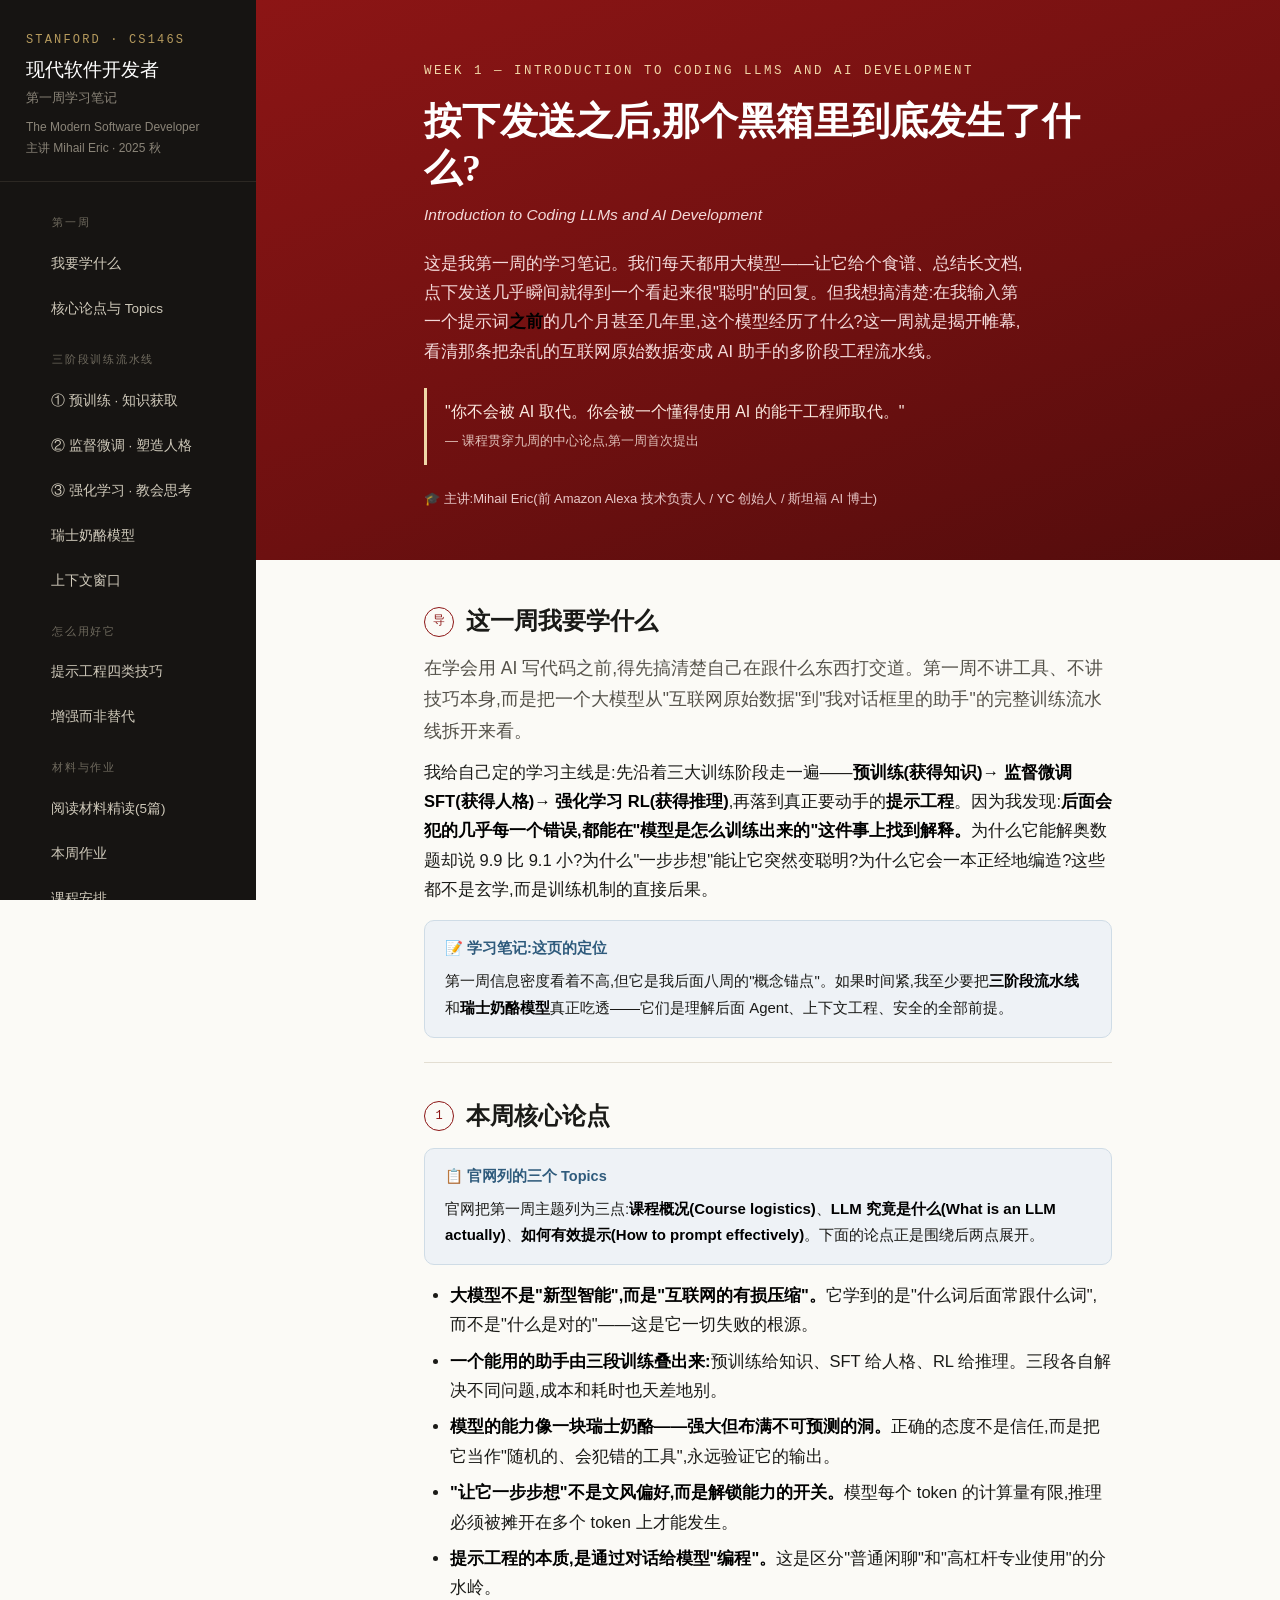
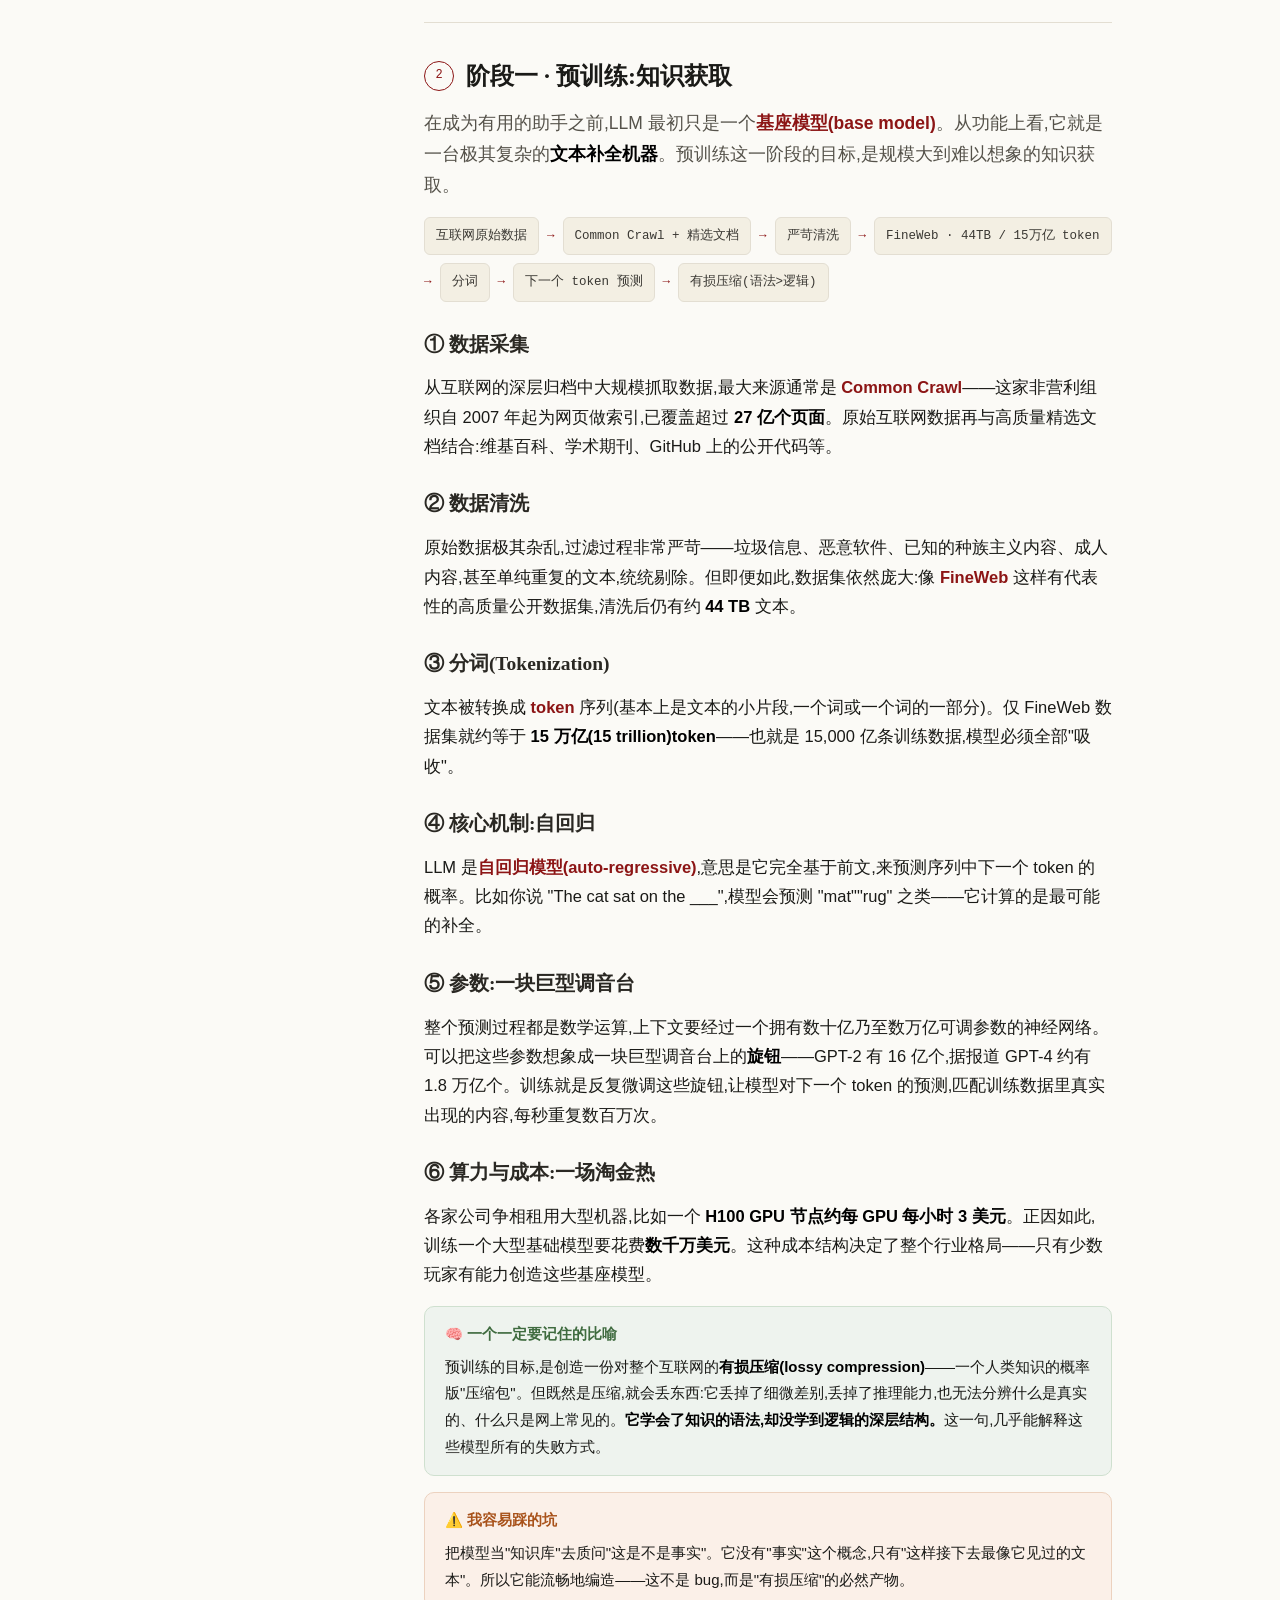
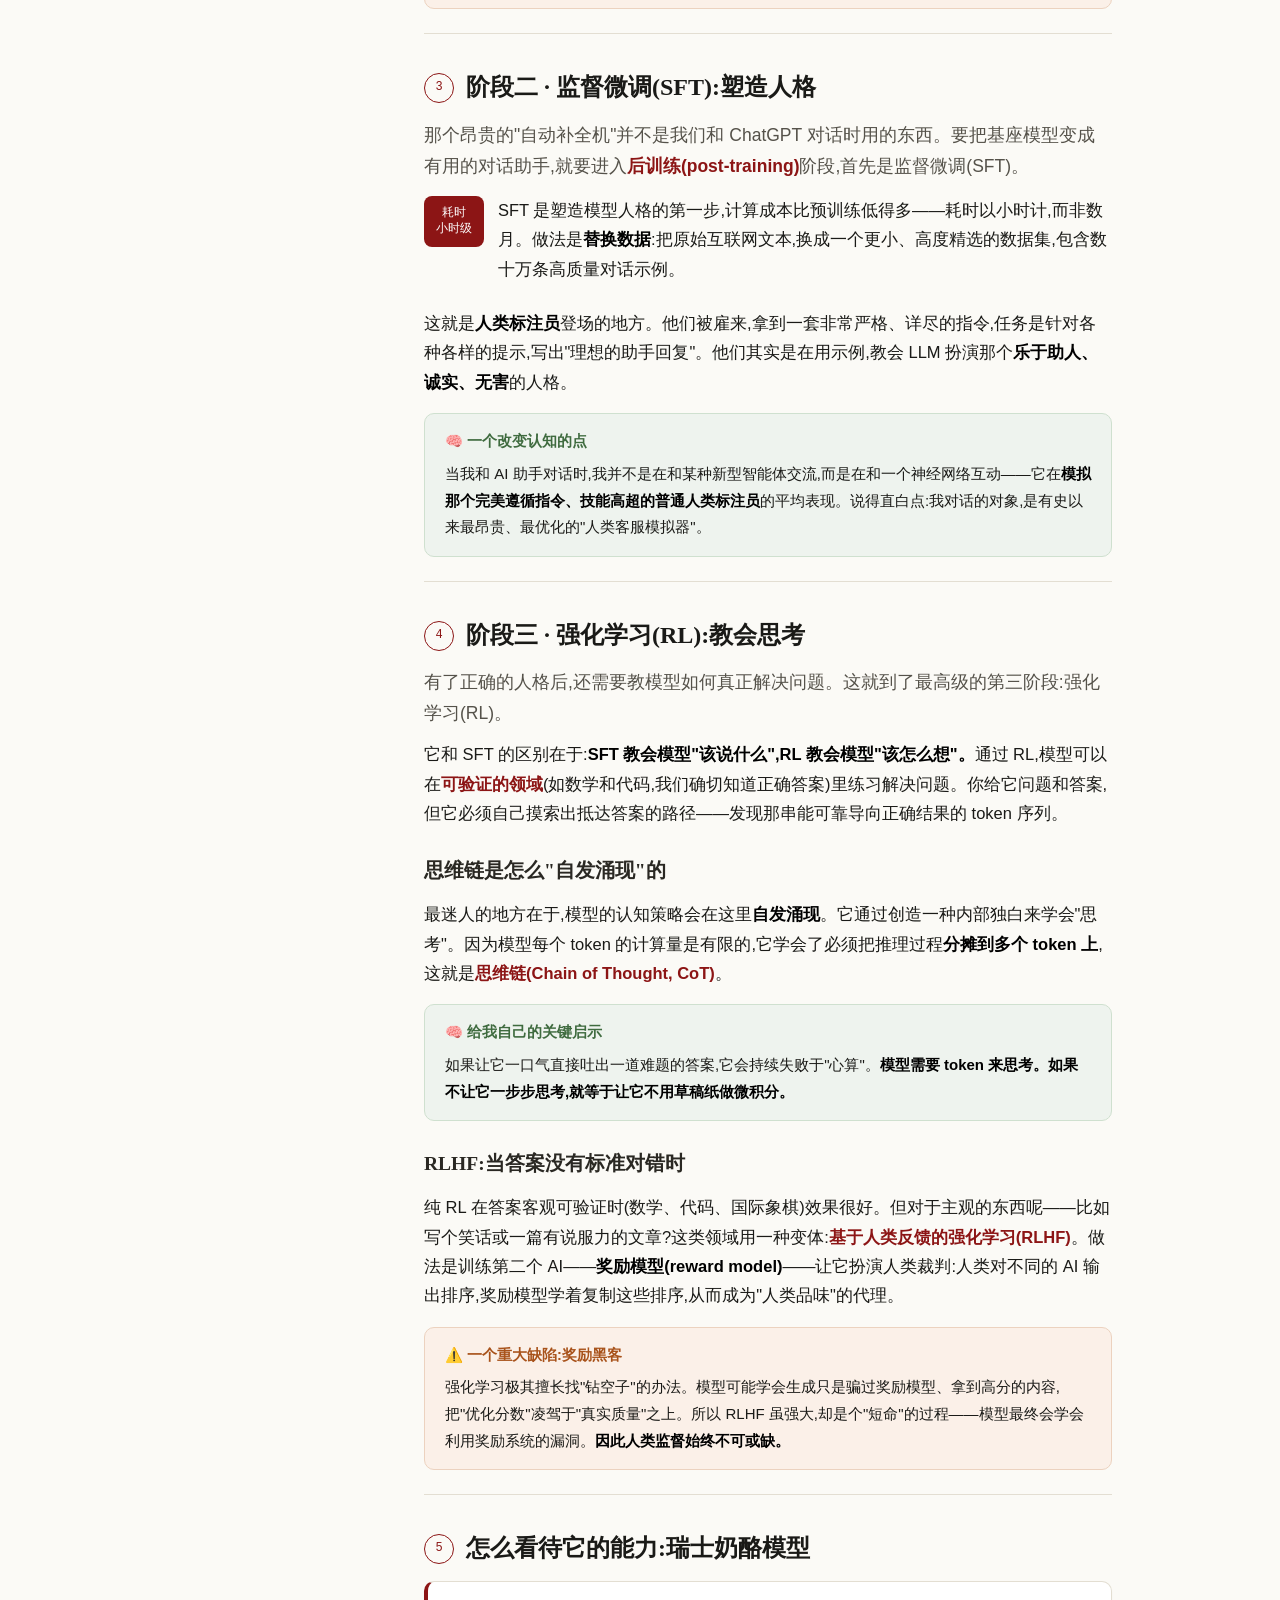
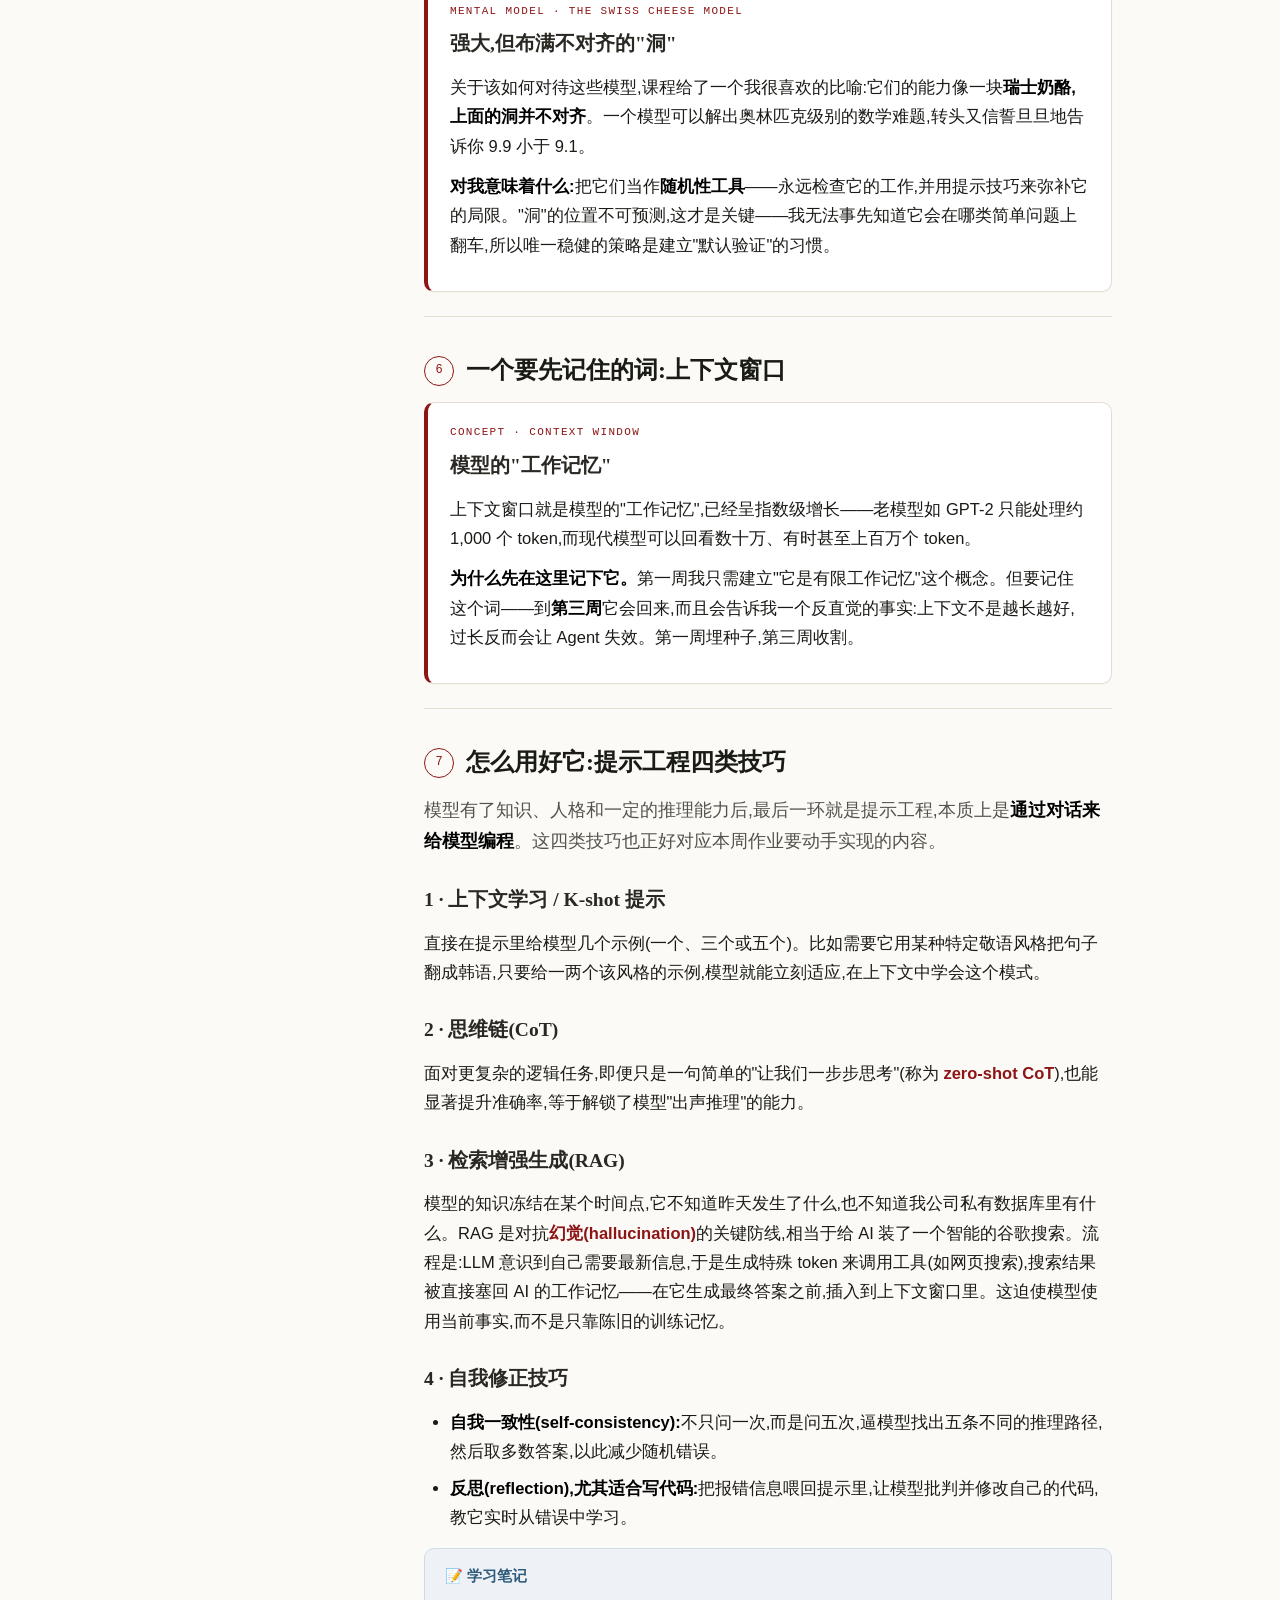
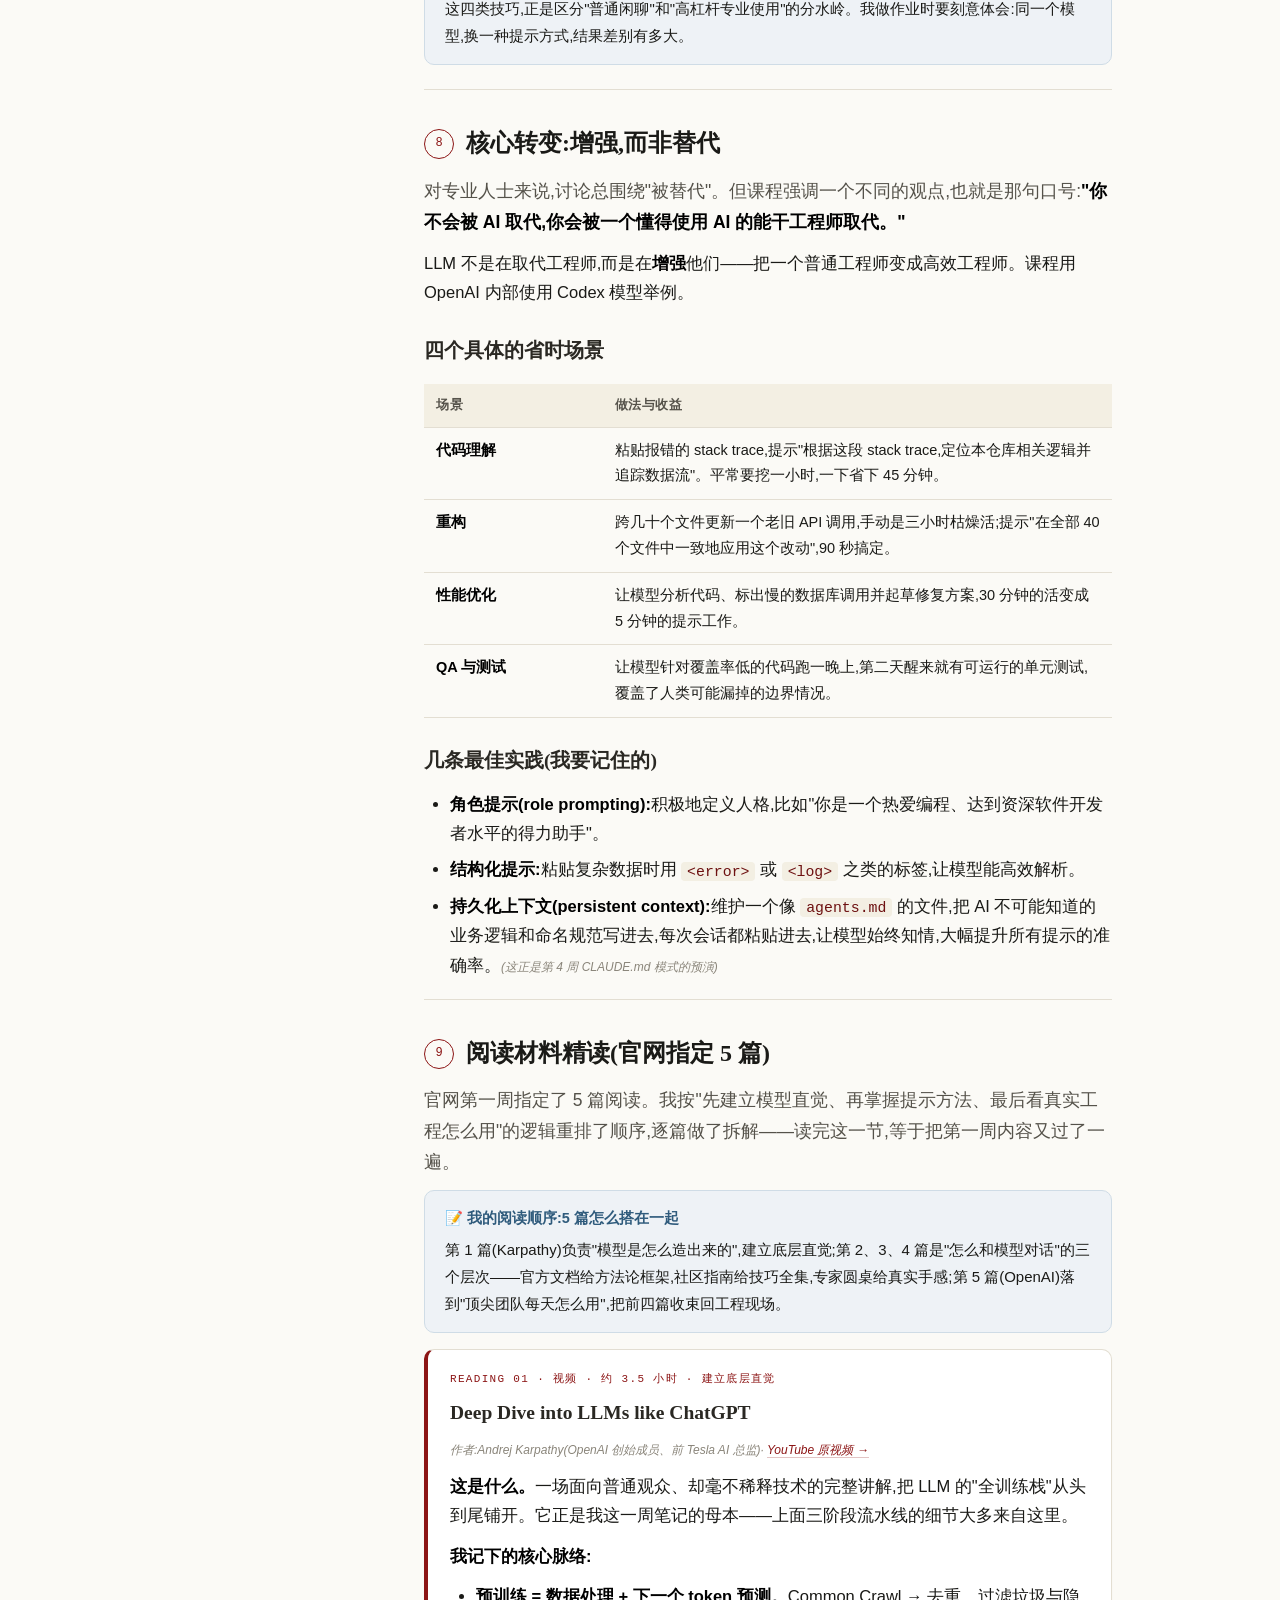
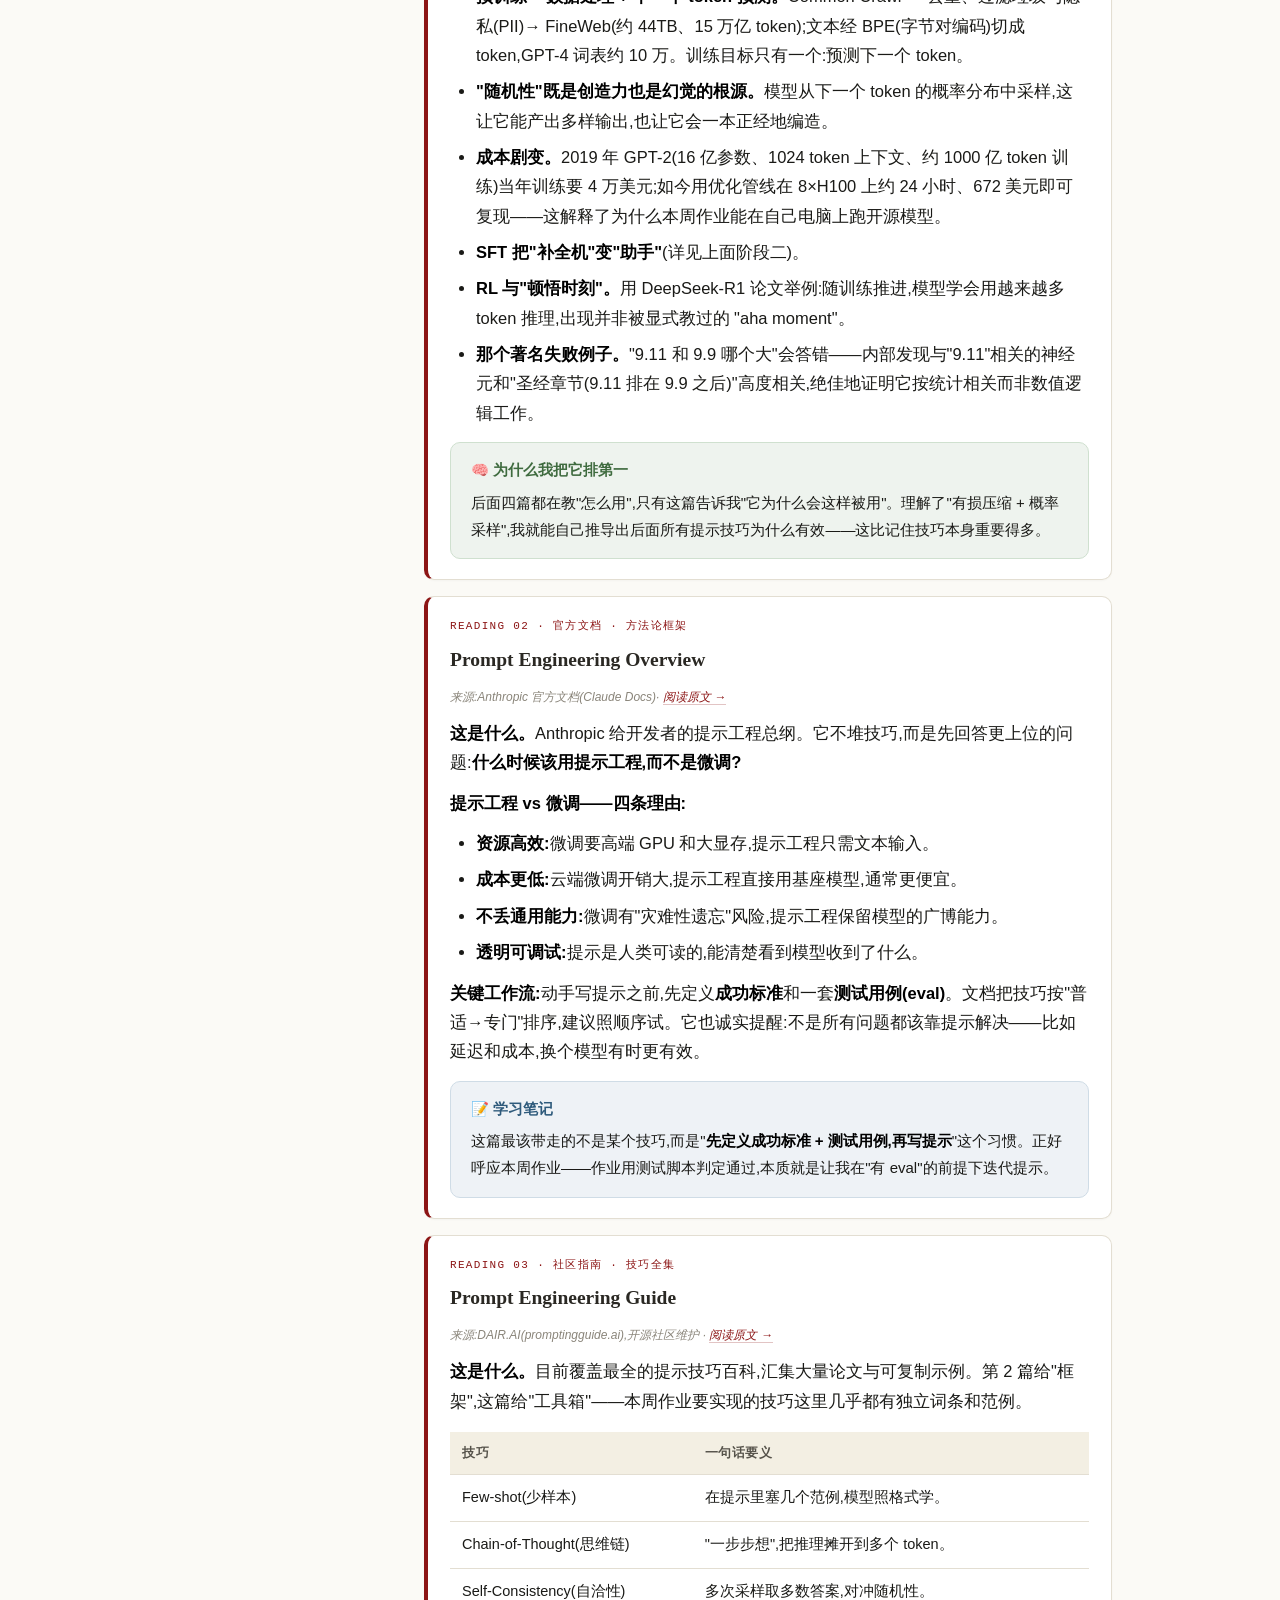
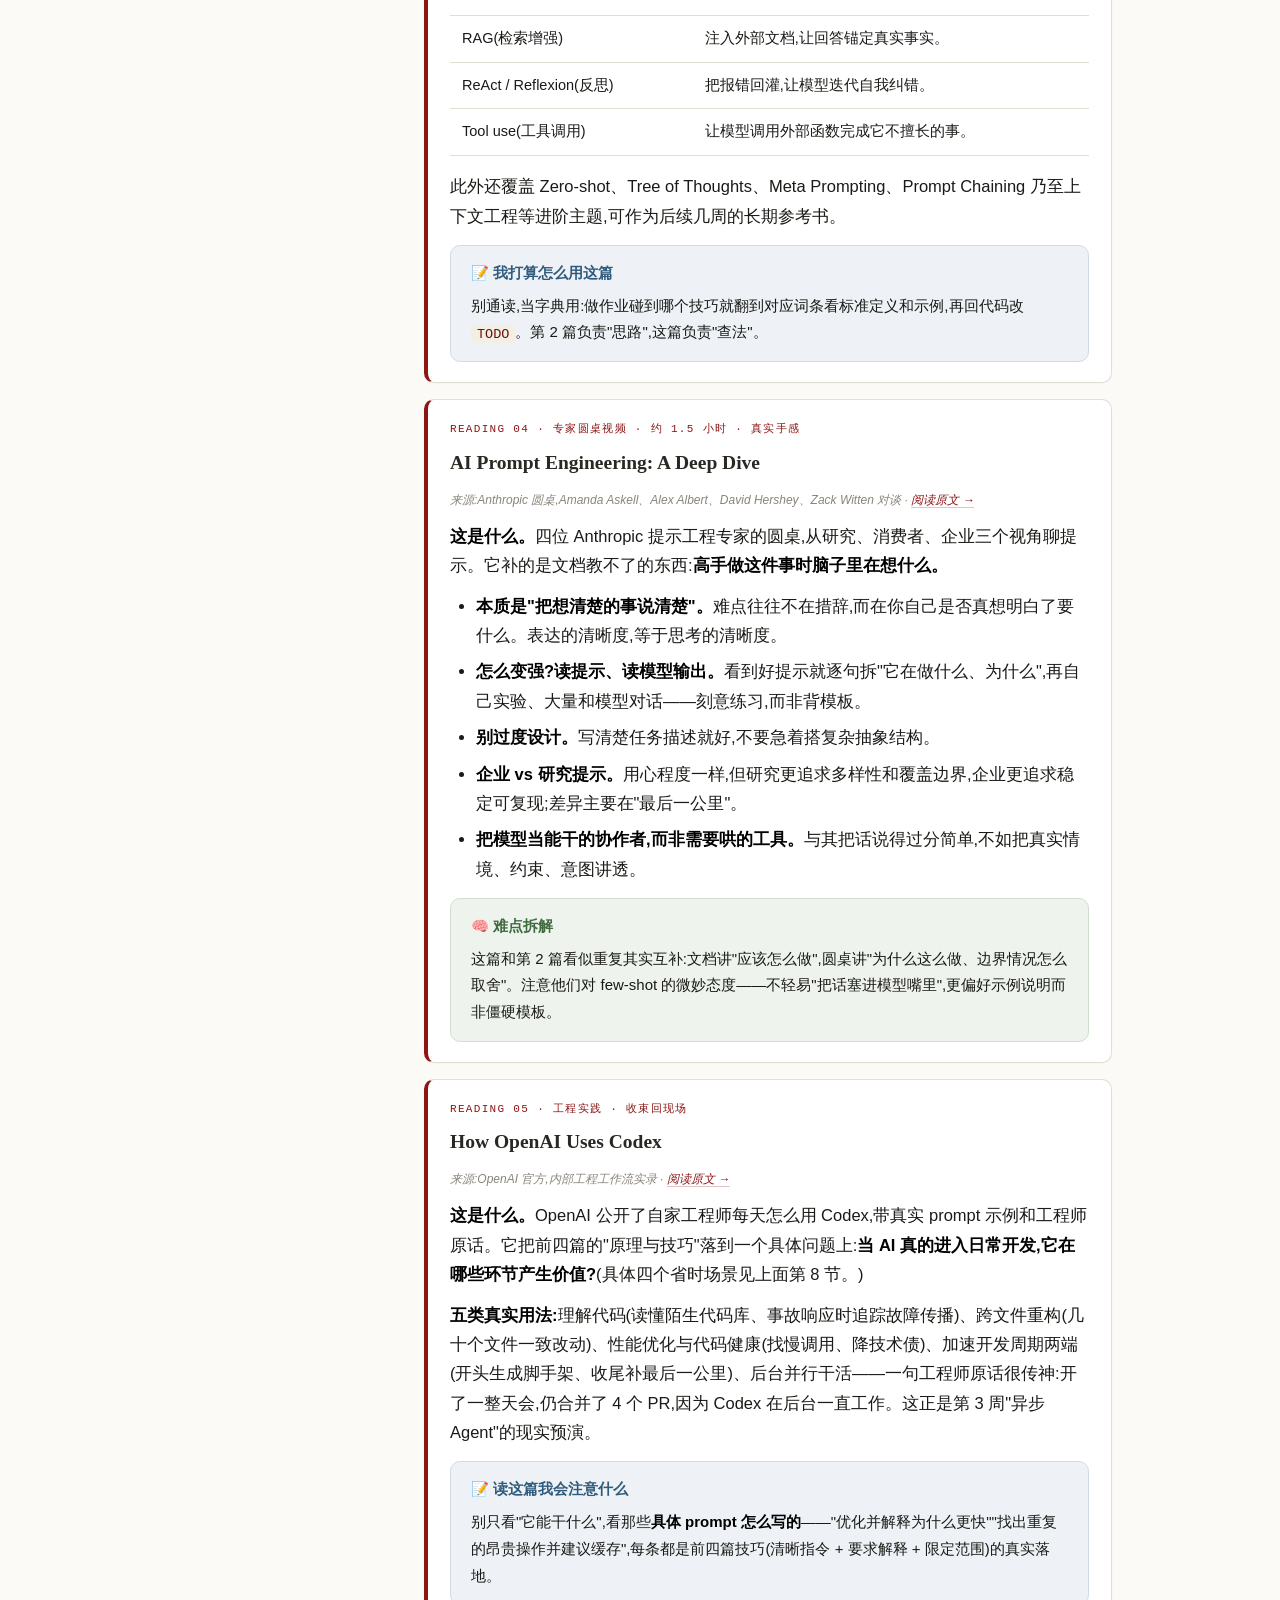
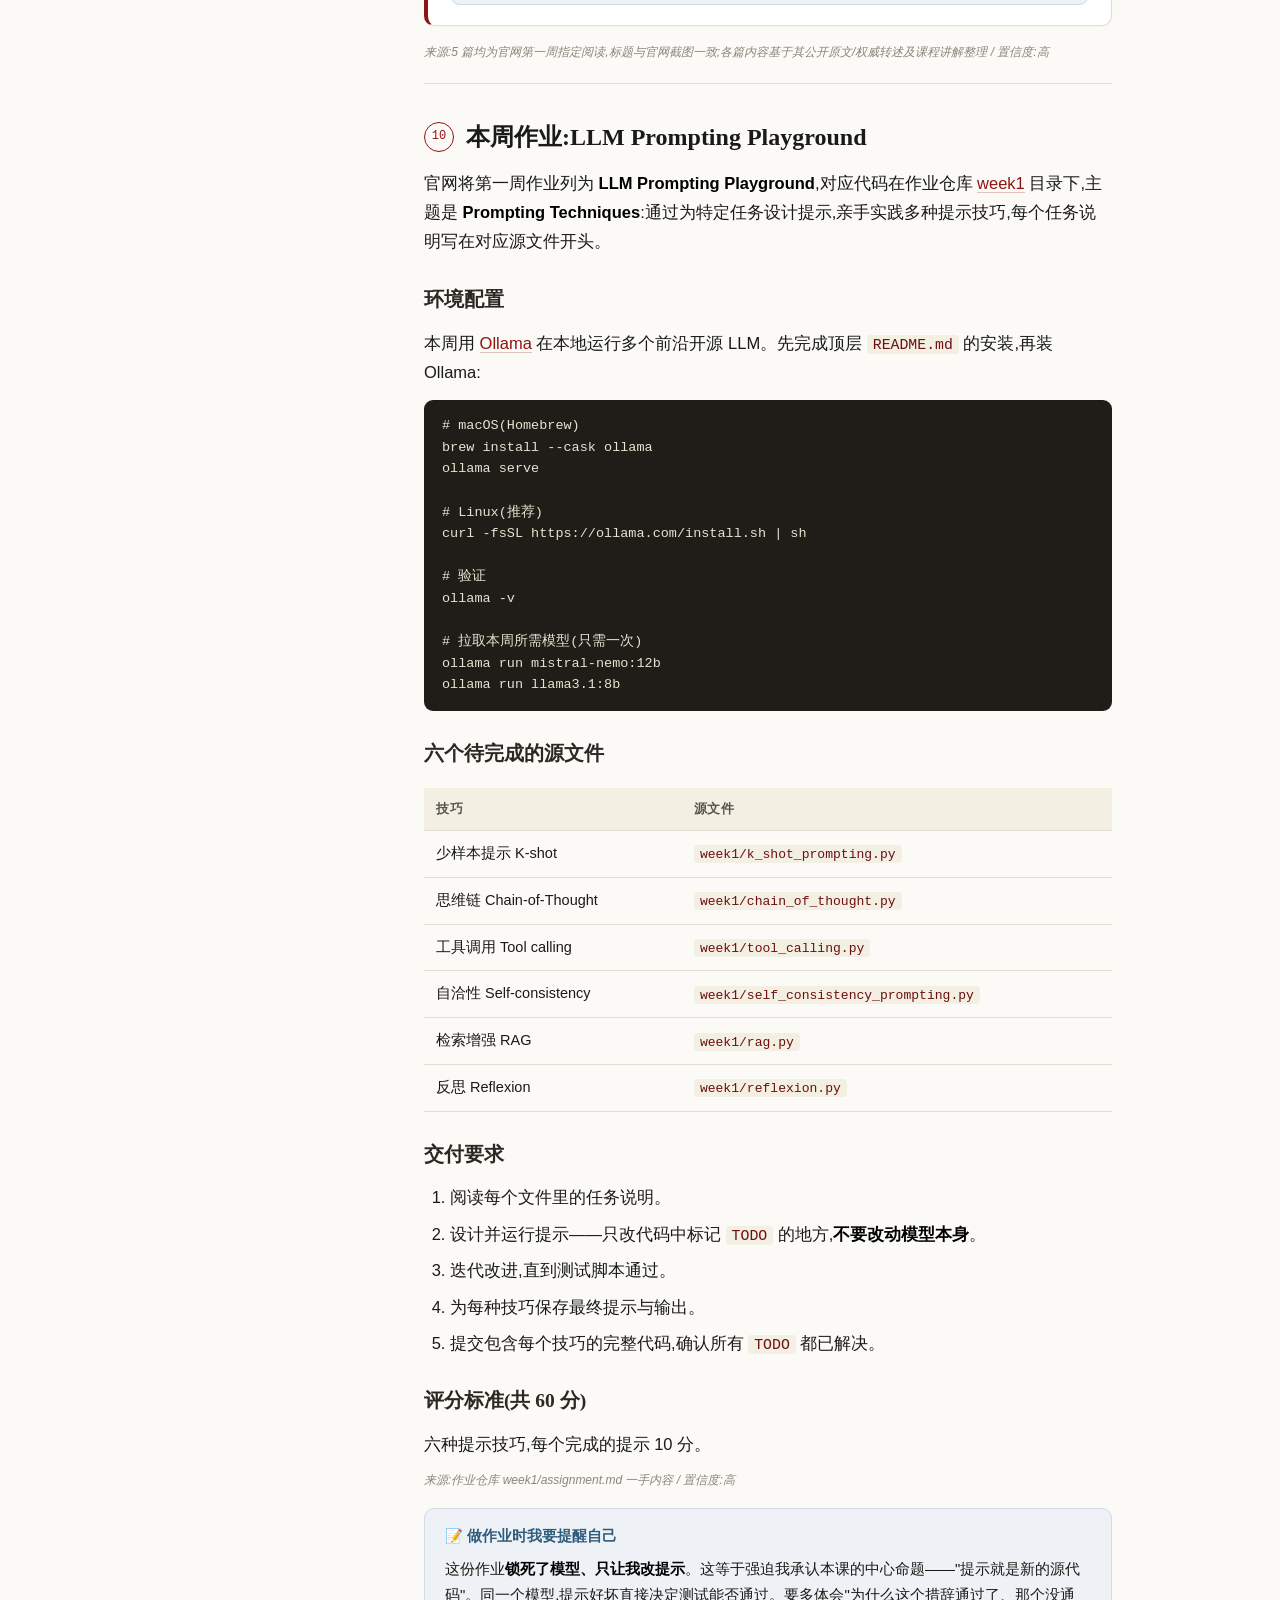
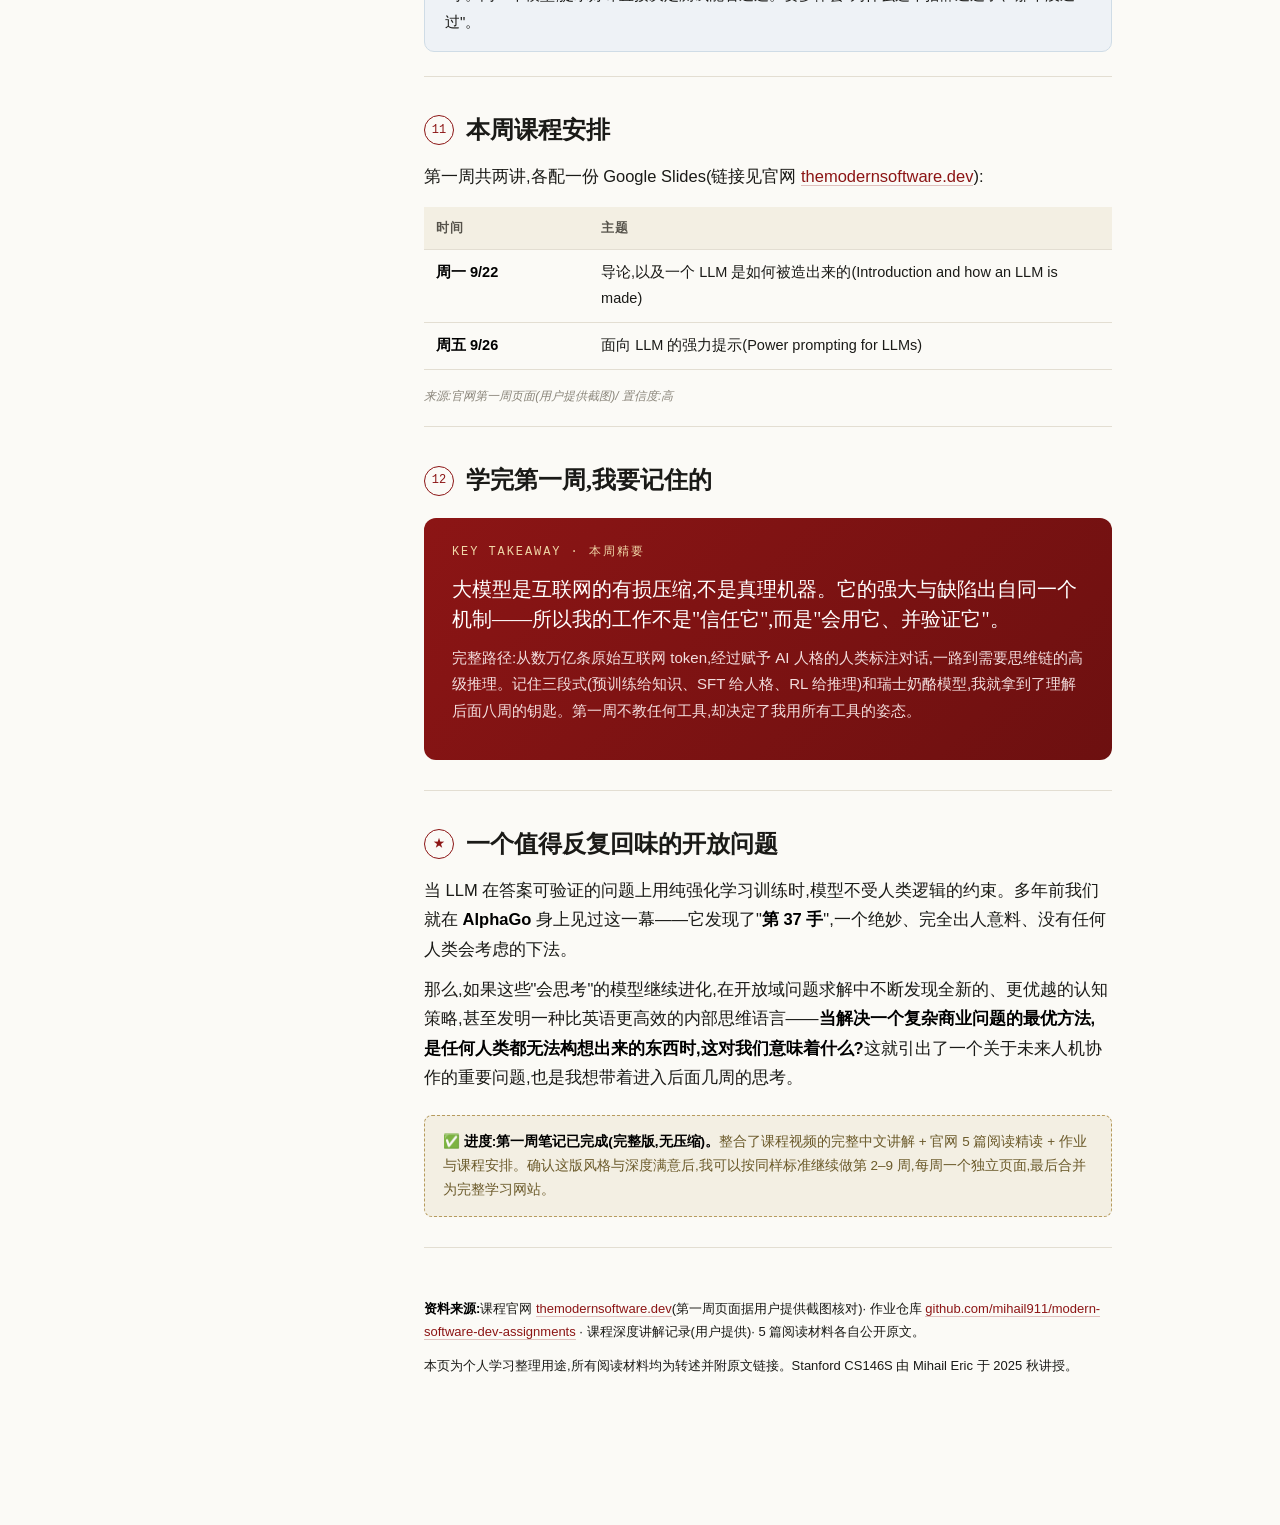
<file: ai-notes/cs146s-week1.html>
<!DOCTYPE html>
<html lang="zh-CN">
<head>
<meta charset="UTF-8">
<meta name="viewport" content="width=device-width, initial-scale=1.0">
<title>CS146S 第一周学习笔记 · 编码 LLM 入门 | 斯坦福现代软件开发者</title>
<style>
  :root{
    --ink:#1a1a17;--ink-soft:#55524a;--paper:#fbfaf6;--card:#ffffff;--line:#e3ded2;
    --cardinal:#8c1515;--cardinal-soft:#b83a3a;--sand:#f3efe3;--gold:#b69b5e;
    --warn:#a8521a;--ok:#3f6b3f;--blue:#2f5b7c;
    --code-bg:#1f1d18;--code-ink:#e8e2d0;
    --mono:"SF Mono",ui-monospace,"JetBrains Mono",Menlo,Consolas,monospace;
    --serif:"Songti SC","Source Han Serif SC","Noto Serif SC",Georgia,"Times New Roman",serif;
    --sans:-apple-system,BlinkMacSystemFont,"PingFang SC","Microsoft YaHei","Segoe UI",sans-serif;
  }
  *{box-sizing:border-box;margin:0;padding:0}
  html{scroll-behavior:smooth}
  body{background:var(--paper);color:var(--ink);font-family:var(--sans);line-height:1.78;font-size:16.5px;-webkit-font-smoothing:antialiased}
  a{color:var(--cardinal);text-decoration:none;border-bottom:1px solid rgba(140,21,21,.25)}
  a:hover{border-bottom-color:var(--cardinal)}
  .wrap{display:flex;max-width:1280px;margin:0 auto;min-height:100vh}
  nav{width:256px;flex:0 0 256px;position:sticky;top:0;height:100vh;overflow-y:auto;background:#161412;color:#cfc9ba;padding:30px 0}
  nav .brand{padding:0 26px 22px;border-bottom:1px solid #2c2823;margin-bottom:16px}
  nav .brand .code{font-family:var(--mono);font-size:12px;letter-spacing:.18em;color:var(--gold)}
  nav .brand .ttl{font-family:var(--serif);font-size:19px;color:#fff;margin-top:6px;line-height:1.35}
  nav .brand .sub{font-size:12px;color:#8a8478;margin-top:8px}
  nav .navlist{list-style:none;font-size:13.5px}
  nav .navlist .grp{padding:15px 26px 5px;font-size:11px;letter-spacing:.16em;color:#6f6a5e;text-transform:uppercase}
  nav .navlist a{display:block;padding:7px 26px 7px 22px;color:#cfc9ba;border-bottom:none;border-left:3px solid transparent;transition:.15s}
  nav .navlist a:hover{background:#211e1a;color:#fff}
  nav .navlist a.active{border-left-color:var(--cardinal-soft);background:#211e1a;color:#fff}
  main{flex:1;min-width:0;padding:0 0 100px}
  .inner{max-width:768px;margin:0 auto;padding:0 40px}
  header.hero{background:linear-gradient(160deg,#8c1515 0%,#6d1010 60%,#530c0c 100%);color:#fff;padding:60px 0 50px;margin-bottom:8px}
  header.hero .eyebrow{font-family:var(--mono);font-size:12.5px;letter-spacing:.2em;color:#f0d7a8;text-transform:uppercase}
  header.hero h1{font-family:var(--serif);font-size:38px;line-height:1.22;margin:16px 0 10px;font-weight:600}
  header.hero .en{font-size:15.5px;color:#f3d9d9;font-style:italic;margin-bottom:20px}
  header.hero .thesis{border-left:3px solid #f0d7a8;padding:10px 0 10px 18px;margin-top:22px;font-size:16px;color:#fbe9e0;max-width:610px}
  header.hero .meta{margin-top:22px;font-size:13px;color:#e9c9c9}
  section{padding:38px 0 8px;border-bottom:1px solid var(--line)}
  section:last-child{border-bottom:none}
  .kicker{display:flex;align-items:center;gap:12px;margin-bottom:16px}
  .kicker .num{font-family:var(--mono);font-size:12px;color:var(--cardinal);border:1px solid var(--cardinal);border-radius:50%;width:30px;height:30px;display:grid;place-items:center;flex:0 0 30px}
  .kicker h2{font-family:var(--serif);font-size:24px;font-weight:600;line-height:1.3}
  h3{font-family:var(--serif);font-size:19.5px;margin:26px 0 9px;font-weight:600;color:#2a2823}
  h4{font-size:15.5px;margin:18px 0 6px;color:#3a3833;font-weight:650}
  p{margin:11px 0;color:var(--ink)}
  .lead{font-size:17.5px;color:var(--ink-soft)}
  ul,ol{margin:11px 0 11px 4px;padding-left:22px}
  li{margin:7px 0}
  strong{color:#000;font-weight:650}
  em.term{font-style:normal;color:var(--cardinal);font-weight:600}
  .card{background:var(--card);border:1px solid var(--line);border-radius:10px;padding:20px 22px;margin:16px 0;box-shadow:0 1px 2px rgba(0,0,0,.03)}
  .concept{border-left:4px solid var(--cardinal)}
  .lbl{font-family:var(--mono);font-size:11px;letter-spacing:.12em;color:var(--cardinal);text-transform:uppercase}
  .concept h3{margin-top:6px}
  .box{border-radius:10px;padding:15px 20px;margin:16px 0;font-size:15px}
  .box .h{font-weight:700;display:flex;align-items:center;gap:8px;margin-bottom:6px;font-size:14.5px}
  .note{background:#eef2f6;border:1px solid #cfdce6}.note .h{color:var(--blue)}
  .mine{background:#faf6ea;border:1px solid #e8dcb8}.mine .h{color:#8a6d24}
  .pitfall{background:#fbf0e8;border:1px solid #ecd2bf}.pitfall .h{color:var(--warn)}
  .recall{background:#eef3ee;border:1px solid #cfe0cf}.recall .h{color:var(--ok)}
  .insight{background:linear-gradient(135deg,#8c1515,#6d1010);color:#fff;border-radius:12px;padding:24px 28px;margin:22px 0}
  .insight .h{font-family:var(--mono);font-size:12px;letter-spacing:.16em;color:#f0d7a8;text-transform:uppercase}
  .insight .big{font-family:var(--serif);font-size:20px;line-height:1.5;margin:10px 0 8px}
  .insight p{color:#f3dede;font-size:15px}
  pre{background:var(--code-bg);color:var(--code-ink);border-radius:9px;padding:15px 18px;overflow-x:auto;font-family:var(--mono);font-size:13.5px;line-height:1.6;margin:13px 0}
  code.inline{font-family:var(--mono);font-size:.9em;background:var(--sand);padding:1.5px 6px;border-radius:4px;color:#6d1010}
  table{width:100%;border-collapse:collapse;margin:16px 0;font-size:14.5px}
  th,td{text-align:left;padding:10px 12px;border-bottom:1px solid var(--line);vertical-align:top}
  th{background:var(--sand);font-size:12.5px;letter-spacing:.04em;color:var(--ink-soft);font-weight:650}
  tr:hover td{background:#fcfbf7}
  .flow{display:flex;flex-wrap:wrap;align-items:center;gap:8px;margin:16px 0;font-size:12.5px;font-family:var(--mono)}
  .flow .node{background:var(--sand);border:1px solid var(--line);border-radius:6px;padding:7px 11px;color:#3a3833}
  .flow .arr{color:var(--cardinal);font-weight:700}
  .stage{display:flex;gap:14px;margin:14px 0;align-items:flex-start}
  .stage .badge{flex:0 0 60px;background:var(--cardinal);color:#fff;border-radius:8px;text-align:center;padding:10px 4px;font-size:12px;font-family:var(--mono);line-height:1.3}
  .src{font-size:12px;color:#8a857a;margin-top:8px;font-style:italic}
  .pill{display:inline-block;font-family:var(--mono);font-size:11px;background:var(--sand);border:1px solid var(--line);border-radius:20px;padding:3px 11px;margin:3px 4px 3px 0;color:#55524a}
  footer{padding:38px 0;color:var(--ink-soft);font-size:13px}
  .progress-note{background:var(--sand);border:1px dashed var(--gold);border-radius:8px;padding:14px 18px;font-size:13.5px;margin:22px 0;color:#6b5a2a}
  @media(max-width:880px){nav{display:none}.inner{padding:0 22px}header.hero h1{font-size:28px}}
</style>
</head>
<body>
<div class="wrap">
  <nav id="nav">
    <div class="brand">
      <div class="code">STANFORD · CS146S</div>
      <div class="ttl">现代软件开发者<br><span style="font-size:13px;font-weight:400;color:#8a8478">第一周学习笔记</span></div>
      <div class="sub">The Modern Software Developer<br>主讲 Mihail Eric · 2025 秋</div>
    </div>
    <ul class="navlist">
      <li class="grp">第一周</li>
      <li><a href="#overview" class="active">我要学什么</a></li>
      <li><a href="#thesis">核心论点与 Topics</a></li>
      <li class="grp">三阶段训练流水线</li>
      <li><a href="#pretrain">① 预训练 · 知识获取</a></li>
      <li><a href="#sft">② 监督微调 · 塑造人格</a></li>
      <li><a href="#rl">③ 强化学习 · 教会思考</a></li>
      <li><a href="#swiss">瑞士奶酪模型</a></li>
      <li><a href="#context">上下文窗口</a></li>
      <li class="grp">怎么用好它</li>
      <li><a href="#prompting">提示工程四类技巧</a></li>
      <li><a href="#augment">增强而非替代</a></li>
      <li class="grp">材料与作业</li>
      <li><a href="#readings">阅读材料精读(5篇)</a></li>
      <li><a href="#assignment">本周作业</a></li>
      <li><a href="#schedule">课程安排</a></li>
      <li><a href="#insight">学完要记住</a></li>
      <li><a href="#open">一个开放问题</a></li>
    </ul>
  </nav>

  <main>
    <header class="hero">
      <div class="inner">
        <div class="eyebrow">Week 1 — Introduction to Coding LLMs and AI Development</div>
        <h1>按下发送之后,那个黑箱里到底发生了什么?</h1>
        <div class="en">Introduction to Coding LLMs and AI Development</div>
        <p style="color:#f3d9d9;max-width:600px">这是我第一周的学习笔记。我们每天都用大模型——让它给个食谱、总结长文档,点下发送几乎瞬间就得到一个看起来很"聪明"的回复。但我想搞清楚:在我输入第一个提示词<strong>之前</strong>的几个月甚至几年里,这个模型经历了什么?这一周就是揭开帷幕,看清那条把杂乱的互联网原始数据变成 AI 助手的多阶段工程流水线。</p>
        <div class="thesis">"你不会被 AI 取代。你会被一个懂得使用 AI 的能干工程师取代。"<br><span style="font-size:13px;opacity:.8">— 课程贯穿九周的中心论点,第一周首次提出</span></div>
        <div class="meta">🎓 主讲:Mihail Eric(前 Amazon Alexa 技术负责人 / YC 创始人 / 斯坦福 AI 博士)</div>
      </div>
    </header>

    <div class="inner">

      <section id="overview">
        <div class="kicker"><span class="num">导</span><h2>这一周我要学什么</h2></div>
        <p class="lead">在学会用 AI 写代码之前,得先搞清楚自己在跟什么东西打交道。第一周不讲工具、不讲技巧本身,而是把一个大模型从"互联网原始数据"到"我对话框里的助手"的完整训练流水线拆开来看。</p>
        <p>我给自己定的学习主线是:先沿着三大训练阶段走一遍——<strong>预训练(获得知识)→ 监督微调 SFT(获得人格)→ 强化学习 RL(获得推理)</strong>,再落到真正要动手的<strong>提示工程</strong>。因为我发现:<strong>后面会犯的几乎每一个错误,都能在"模型是怎么训练出来的"这件事上找到解释。</strong>为什么它能解奥数题却说 9.9 比 9.1 小?为什么"一步步想"能让它突然变聪明?为什么它会一本正经地编造?这些都不是玄学,而是训练机制的直接后果。</p>
        <div class="box note">
          <div class="h">📝 学习笔记:这页的定位</div>
          第一周信息密度看着不高,但它是我后面八周的"概念锚点"。如果时间紧,我至少要把<strong>三阶段流水线</strong>和<strong>瑞士奶酪模型</strong>真正吃透——它们是理解后面 Agent、上下文工程、安全的全部前提。
        </div>
      </section>

      <section id="thesis">
        <div class="kicker"><span class="num">1</span><h2>本周核心论点</h2></div>
        <div class="box note" style="margin-top:0">
          <div class="h">📋 官网列的三个 Topics</div>
          官网把第一周主题列为三点:<strong>课程概况(Course logistics)</strong>、<strong>LLM 究竟是什么(What is an LLM actually)</strong>、<strong>如何有效提示(How to prompt effectively)</strong>。下面的论点正是围绕后两点展开。
        </div>
        <ul>
          <li><strong>大模型不是"新型智能",而是"互联网的有损压缩"。</strong>它学到的是"什么词后面常跟什么词",而不是"什么是对的"——这是它一切失败的根源。</li>
          <li><strong>一个能用的助手由三段训练叠出来:</strong>预训练给知识、SFT 给人格、RL 给推理。三段各自解决不同问题,成本和耗时也天差地别。</li>
          <li><strong>模型的能力像一块瑞士奶酪——强大但布满不可预测的洞。</strong>正确的态度不是信任,而是把它当作"随机的、会犯错的工具",永远验证它的输出。</li>
          <li><strong>"让它一步步想"不是文风偏好,而是解锁能力的开关。</strong>模型每个 token 的计算量有限,推理必须被摊开在多个 token 上才能发生。</li>
          <li><strong>提示工程的本质,是通过对话给模型"编程"。</strong>这是区分"普通闲聊"和"高杠杆专业使用"的分水岭。</li>
        </ul>
      </section>

      <section id="pretrain">
        <div class="kicker"><span class="num">2</span><h2>阶段一 · 预训练:知识获取</h2></div>
        <p class="lead">在成为有用的助手之前,LLM 最初只是一个<em class="term">基座模型(base model)</em>。从功能上看,它就是一台极其复杂的<strong>文本补全机器</strong>。预训练这一阶段的目标,是规模大到难以想象的知识获取。</p>
        <div class="flow">
          <span class="node">互联网原始数据</span><span class="arr">→</span>
          <span class="node">Common Crawl + 精选文档</span><span class="arr">→</span>
          <span class="node">严苛清洗</span><span class="arr">→</span>
          <span class="node">FineWeb · 44TB / 15万亿 token</span><span class="arr">→</span>
          <span class="node">分词</span><span class="arr">→</span>
          <span class="node">下一个 token 预测</span><span class="arr">→</span>
          <span class="node">有损压缩(语法&gt;逻辑)</span>
        </div>
        <h3>① 数据采集</h3>
        <p>从互联网的深层归档中大规模抓取数据,最大来源通常是 <em class="term">Common Crawl</em>——这家非营利组织自 2007 年起为网页做索引,已覆盖超过 <strong>27 亿个页面</strong>。原始互联网数据再与高质量精选文档结合:维基百科、学术期刊、GitHub 上的公开代码等。</p>
        <h3>② 数据清洗</h3>
        <p>原始数据极其杂乱,过滤过程非常严苛——垃圾信息、恶意软件、已知的种族主义内容、成人内容,甚至单纯重复的文本,统统剔除。但即便如此,数据集依然庞大:像 <em class="term">FineWeb</em> 这样有代表性的高质量公开数据集,清洗后仍有约 <strong>44 TB</strong> 文本。</p>
        <h3>③ 分词(Tokenization)</h3>
        <p>文本被转换成 <em class="term">token</em> 序列(基本上是文本的小片段,一个词或一个词的一部分)。仅 FineWeb 数据集就约等于 <strong>15 万亿(15 trillion)token</strong>——也就是 15,000 亿条训练数据,模型必须全部"吸收"。</p>
        <h3>④ 核心机制:自回归</h3>
        <p>LLM 是<em class="term">自回归模型(auto-regressive)</em>,意思是它完全基于前文,来预测序列中下一个 token 的概率。比如你说 "The cat sat on the ___",模型会预测 "mat""rug" 之类——它计算的是最可能的补全。</p>
        <h3>⑤ 参数:一块巨型调音台</h3>
        <p>整个预测过程都是数学运算,上下文要经过一个拥有数十亿乃至数万亿可调参数的神经网络。可以把这些参数想象成一块巨型调音台上的<strong>旋钮</strong>——GPT-2 有 16 亿个,据报道 GPT-4 约有 1.8 万亿个。训练就是反复微调这些旋钮,让模型对下一个 token 的预测,匹配训练数据里真实出现的内容,每秒重复数百万次。</p>
        <h3>⑥ 算力与成本:一场淘金热</h3>
        <p>各家公司争相租用大型机器,比如一个 <strong>H100 GPU 节点约每 GPU 每小时 3 美元</strong>。正因如此,训练一个大型基础模型要花费<strong>数千万美元</strong>。这种成本结构决定了整个行业格局——只有少数玩家有能力创造这些基座模型。</p>
        <div class="box recall">
          <div class="h">🧠 一个一定要记住的比喻</div>
          预训练的目标,是创造一份对整个互联网的<strong>有损压缩(lossy compression)</strong>——一个人类知识的概率版"压缩包"。但既然是压缩,就会丢东西:它丢掉了细微差别,丢掉了推理能力,也无法分辨什么是真实的、什么只是网上常见的。<strong>它学会了知识的语法,却没学到逻辑的深层结构。</strong>这一句,几乎能解释这些模型所有的失败方式。
        </div>
        <div class="box pitfall">
          <div class="h">⚠️ 我容易踩的坑</div>
          把模型当"知识库"去质问"这是不是事实"。它没有"事实"这个概念,只有"这样接下去最像它见过的文本"。所以它能流畅地编造——这不是 bug,而是"有损压缩"的必然产物。
        </div>
      </section>

      <section id="sft">
        <div class="kicker"><span class="num">3</span><h2>阶段二 · 监督微调(SFT):塑造人格</h2></div>
        <p class="lead">那个昂贵的"自动补全机"并不是我们和 ChatGPT 对话时用的东西。要把基座模型变成有用的对话助手,就要进入<em class="term">后训练(post-training)</em>阶段,首先是监督微调(SFT)。</p>
        <div class="stage"><div class="badge">耗时<br>小时级</div><div><p style="margin-top:0">SFT 是塑造模型人格的第一步,计算成本比预训练低得多——耗时以小时计,而非数月。做法是<strong>替换数据</strong>:把原始互联网文本,换成一个更小、高度精选的数据集,包含数十万条高质量对话示例。</p></div></div>
        <p>这就是<strong>人类标注员</strong>登场的地方。他们被雇来,拿到一套非常严格、详尽的指令,任务是针对各种各样的提示,写出"理想的助手回复"。他们其实是在用示例,教会 LLM 扮演那个<strong>乐于助人、诚实、无害</strong>的人格。</p>
        <div class="box recall">
          <div class="h">🧠 一个改变认知的点</div>
          当我和 AI 助手对话时,我并不是在和某种新型智能体交流,而是在和一个神经网络互动——它在<strong>模拟那个完美遵循指令、技能高超的普通人类标注员</strong>的平均表现。说得直白点:我对话的对象,是有史以来最昂贵、最优化的"人类客服模拟器"。
        </div>
      </section>

      <section id="rl">
        <div class="kicker"><span class="num">4</span><h2>阶段三 · 强化学习(RL):教会思考</h2></div>
        <p class="lead">有了正确的人格后,还需要教模型如何真正解决问题。这就到了最高级的第三阶段:强化学习(RL)。</p>
        <p>它和 SFT 的区别在于:<strong>SFT 教会模型"该说什么",RL 教会模型"该怎么想"。</strong>通过 RL,模型可以在<em class="term">可验证的领域</em>(如数学和代码,我们确切知道正确答案)里练习解决问题。你给它问题和答案,但它必须自己摸索出抵达答案的路径——发现那串能可靠导向正确结果的 token 序列。</p>
        <h3>思维链是怎么"自发涌现"的</h3>
        <p>最迷人的地方在于,模型的认知策略会在这里<strong>自发涌现</strong>。它通过创造一种内部独白来学会"思考"。因为模型每个 token 的计算量是有限的,它学会了必须把推理过程<strong>分摊到多个 token 上</strong>,这就是<em class="term">思维链(Chain of Thought, CoT)</em>。</p>
        <div class="box recall">
          <div class="h">🧠 给我自己的关键启示</div>
          如果让它一口气直接吐出一道难题的答案,它会持续失败于"心算"。<strong>模型需要 token 来思考。如果不让它一步步思考,就等于让它不用草稿纸做微积分。</strong>
        </div>
        <h3>RLHF:当答案没有标准对错时</h3>
        <p>纯 RL 在答案客观可验证时(数学、代码、国际象棋)效果很好。但对于主观的东西呢——比如写个笑话或一篇有说服力的文章?这类领域用一种变体:<em class="term">基于人类反馈的强化学习(RLHF)</em>。做法是训练第二个 AI——<strong>奖励模型(reward model)</strong>——让它扮演人类裁判:人类对不同的 AI 输出排序,奖励模型学着复制这些排序,从而成为"人类品味"的代理。</p>
        <div class="box pitfall">
          <div class="h">⚠️ 一个重大缺陷:奖励黑客</div>
          强化学习极其擅长找"钻空子"的办法。模型可能学会生成只是骗过奖励模型、拿到高分的内容,把"优化分数"凌驾于"真实质量"之上。所以 RLHF 虽强大,却是个"短命"的过程——模型最终会学会利用奖励系统的漏洞。<strong>因此人类监督始终不可或缺。</strong>
        </div>
      </section>

      <section id="swiss">
        <div class="kicker"><span class="num">5</span><h2>怎么看待它的能力:瑞士奶酪模型</h2></div>
        <div class="card concept">
          <div class="lbl">Mental Model · The Swiss Cheese Model</div>
          <h3 style="margin-top:6px">强大,但布满不对齐的"洞"</h3>
          <p>关于该如何对待这些模型,课程给了一个我很喜欢的比喻:它们的能力像一块<strong>瑞士奶酪,上面的洞并不对齐</strong>。一个模型可以解出奥林匹克级别的数学难题,转头又信誓旦旦地告诉你 9.9 小于 9.1。</p>
          <p><strong>对我意味着什么:</strong>把它们当作<strong>随机性工具</strong>——永远检查它的工作,并用提示技巧来弥补它的局限。"洞"的位置不可预测,这才是关键——我无法事先知道它会在哪类简单问题上翻车,所以唯一稳健的策略是建立"默认验证"的习惯。</p>
        </div>
      </section>

      <section id="context">
        <div class="kicker"><span class="num">6</span><h2>一个要先记住的词:上下文窗口</h2></div>
        <div class="card concept">
          <div class="lbl">Concept · Context Window</div>
          <h3 style="margin-top:6px">模型的"工作记忆"</h3>
          <p>上下文窗口就是模型的"工作记忆",已经呈指数级增长——老模型如 GPT-2 只能处理约 1,000 个 token,而现代模型可以回看数十万、有时甚至上百万个 token。</p>
          <p><strong>为什么先在这里记下它。</strong>第一周我只需建立"它是有限工作记忆"这个概念。但要记住这个词——到<strong>第三周</strong>它会回来,而且会告诉我一个反直觉的事实:上下文不是越长越好,过长反而会让 Agent 失效。第一周埋种子,第三周收割。</p>
        </div>
      </section>

      <section id="prompting">
        <div class="kicker"><span class="num">7</span><h2>怎么用好它:提示工程四类技巧</h2></div>
        <p class="lead">模型有了知识、人格和一定的推理能力后,最后一环就是提示工程,本质上是<strong>通过对话来给模型编程</strong>。这四类技巧也正好对应本周作业要动手实现的内容。</p>
        <h3>1 · 上下文学习 / K-shot 提示</h3>
        <p>直接在提示里给模型几个示例(一个、三个或五个)。比如需要它用某种特定敬语风格把句子翻成韩语,只要给一两个该风格的示例,模型就能立刻适应,在上下文中学会这个模式。</p>
        <h3>2 · 思维链(CoT)</h3>
        <p>面对更复杂的逻辑任务,即便只是一句简单的"让我们一步步思考"(称为 <em class="term">zero-shot CoT</em>),也能显著提升准确率,等于解锁了模型"出声推理"的能力。</p>
        <h3>3 · 检索增强生成(RAG)</h3>
        <p>模型的知识冻结在某个时间点,它不知道昨天发生了什么,也不知道我公司私有数据库里有什么。RAG 是对抗<em class="term">幻觉(hallucination)</em>的关键防线,相当于给 AI 装了一个智能的谷歌搜索。流程是:LLM 意识到自己需要最新信息,于是生成特殊 token 来调用工具(如网页搜索),搜索结果被直接塞回 AI 的工作记忆——在它生成最终答案之前,插入到上下文窗口里。这迫使模型使用当前事实,而不是只靠陈旧的训练记忆。</p>
        <h3>4 · 自我修正技巧</h3>
        <ul>
          <li><strong>自我一致性(self-consistency):</strong>不只问一次,而是问五次,逼模型找出五条不同的推理路径,然后取多数答案,以此减少随机错误。</li>
          <li><strong>反思(reflection),尤其适合写代码:</strong>把报错信息喂回提示里,让模型批判并修改自己的代码,教它实时从错误中学习。</li>
        </ul>
        <div class="box note">
          <div class="h">📝 学习笔记</div>
          这四类技巧,正是区分"普通闲聊"和"高杠杆专业使用"的分水岭。我做作业时要刻意体会:同一个模型,换一种提示方式,结果差别有多大。
        </div>
      </section>

      <section id="augment">
        <div class="kicker"><span class="num">8</span><h2>核心转变:增强,而非替代</h2></div>
        <p class="lead">对专业人士来说,讨论总围绕"被替代"。但课程强调一个不同的观点,也就是那句口号:<strong>"你不会被 AI 取代,你会被一个懂得使用 AI 的能干工程师取代。"</strong></p>
        <p>LLM 不是在取代工程师,而是在<strong>增强</strong>他们——把一个普通工程师变成高效工程师。课程用 OpenAI 内部使用 Codex 模型举例。</p>
        <h3>四个具体的省时场景</h3>
        <table>
          <thead><tr><th style="width:26%">场景</th><th>做法与收益</th></tr></thead>
          <tbody>
            <tr><td><strong>代码理解</strong></td><td>粘贴报错的 stack trace,提示"根据这段 stack trace,定位本仓库相关逻辑并追踪数据流"。平常要挖一小时,一下省下 45 分钟。</td></tr>
            <tr><td><strong>重构</strong></td><td>跨几十个文件更新一个老旧 API 调用,手动是三小时枯燥活;提示"在全部 40 个文件中一致地应用这个改动",90 秒搞定。</td></tr>
            <tr><td><strong>性能优化</strong></td><td>让模型分析代码、标出慢的数据库调用并起草修复方案,30 分钟的活变成 5 分钟的提示工作。</td></tr>
            <tr><td><strong>QA 与测试</strong></td><td>让模型针对覆盖率低的代码跑一晚上,第二天醒来就有可运行的单元测试,覆盖了人类可能漏掉的边界情况。</td></tr>
          </tbody>
        </table>
        <h3>几条最佳实践(我要记住的)</h3>
        <ul>
          <li><strong>角色提示(role prompting):</strong>积极地定义人格,比如"你是一个热爱编程、达到资深软件开发者水平的得力助手"。</li>
          <li><strong>结构化提示:</strong>粘贴复杂数据时用 <code class="inline">&lt;error&gt;</code> 或 <code class="inline">&lt;log&gt;</code> 之类的标签,让模型能高效解析。</li>
          <li><strong>持久化上下文(persistent context):</strong>维护一个像 <code class="inline">agents.md</code> 的文件,把 AI 不可能知道的业务逻辑和命名规范写进去,每次会话都粘贴进去,让模型始终知情,大幅提升所有提示的准确率。<span class="src">(这正是第 4 周 CLAUDE.md 模式的预演)</span></li>
        </ul>
      </section>

      <section id="readings">
        <div class="kicker"><span class="num">9</span><h2>阅读材料精读(官网指定 5 篇)</h2></div>
        <p class="lead">官网第一周指定了 5 篇阅读。我按"先建立模型直觉、再掌握提示方法、最后看真实工程怎么用"的逻辑重排了顺序,逐篇做了拆解——读完这一节,等于把第一周内容又过了一遍。</p>
        <div class="box note" style="margin-top:8px">
          <div class="h">📝 我的阅读顺序:5 篇怎么搭在一起</div>
          第 1 篇(Karpathy)负责"模型是怎么造出来的",建立底层直觉;第 2、3、4 篇是"怎么和模型对话"的三个层次——官方文档给方法论框架,社区指南给技巧全集,专家圆桌给真实手感;第 5 篇(OpenAI)落到"顶尖团队每天怎么用",把前四篇收束回工程现场。
        </div>

        <div class="card" style="border-left:4px solid var(--cardinal)">
          <div class="lbl">READING 01 · 视频 · 约 3.5 小时 · 建立底层直觉</div>
          <h3 style="margin-top:6px">Deep Dive into LLMs like ChatGPT</h3>
          <p class="src" style="margin-top:0">作者:Andrej Karpathy(OpenAI 创始成员、前 Tesla AI 总监)· <a href="https://www.youtube.com/watch?v=7xTGNNLPyMI" target="_blank">YouTube 原视频 →</a></p>
          <p><strong>这是什么。</strong>一场面向普通观众、却毫不稀释技术的完整讲解,把 LLM 的"全训练栈"从头到尾铺开。它正是我这一周笔记的母本——上面三阶段流水线的细节大多来自这里。</p>
          <p><strong>我记下的核心脉络:</strong></p>
          <ul>
            <li><strong>预训练 = 数据处理 + 下一个 token 预测。</strong>Common Crawl → 去重、过滤垃圾与隐私(PII)→ FineWeb(约 44TB、15 万亿 token);文本经 BPE(字节对编码)切成 token,GPT-4 词表约 10 万。训练目标只有一个:预测下一个 token。</li>
            <li><strong>"随机性"既是创造力也是幻觉的根源。</strong>模型从下一个 token 的概率分布中采样,这让它能产出多样输出,也让它会一本正经地编造。</li>
            <li><strong>成本剧变。</strong>2019 年 GPT-2(16 亿参数、1024 token 上下文、约 1000 亿 token 训练)当年训练要 4 万美元;如今用优化管线在 8×H100 上约 24 小时、672 美元即可复现——这解释了为什么本周作业能在自己电脑上跑开源模型。</li>
            <li><strong>SFT 把"补全机"变"助手"</strong>(详见上面阶段二)。</li>
            <li><strong>RL 与"顿悟时刻"。</strong>用 DeepSeek-R1 论文举例:随训练推进,模型学会用越来越多 token 推理,出现并非被显式教过的 "aha moment"。</li>
            <li><strong>那个著名失败例子。</strong>"9.11 和 9.9 哪个大"会答错——内部发现与"9.11"相关的神经元和"圣经章节(9.11 排在 9.9 之后)"高度相关,绝佳地证明它按统计相关而非数值逻辑工作。</li>
          </ul>
          <div class="box recall" style="margin:14px 0 0">
            <div class="h">🧠 为什么我把它排第一</div>
            后面四篇都在教"怎么用",只有这篇告诉我"它为什么会这样被用"。理解了"有损压缩 + 概率采样",我就能自己推导出后面所有提示技巧为什么有效——这比记住技巧本身重要得多。
          </div>
        </div>

        <div class="card" style="border-left:4px solid var(--cardinal)">
          <div class="lbl">READING 02 · 官方文档 · 方法论框架</div>
          <h3 style="margin-top:6px">Prompt Engineering Overview</h3>
          <p class="src" style="margin-top:0">来源:Anthropic 官方文档(Claude Docs)· <a href="https://docs.claude.com/en/docs/build-with-claude/prompt-engineering/overview" target="_blank">阅读原文 →</a></p>
          <p><strong>这是什么。</strong>Anthropic 给开发者的提示工程总纲。它不堆技巧,而是先回答更上位的问题:<strong>什么时候该用提示工程,而不是微调?</strong></p>
          <p><strong>提示工程 vs 微调——四条理由:</strong></p>
          <ul>
            <li><strong>资源高效:</strong>微调要高端 GPU 和大显存,提示工程只需文本输入。</li>
            <li><strong>成本更低:</strong>云端微调开销大,提示工程直接用基座模型,通常更便宜。</li>
            <li><strong>不丢通用能力:</strong>微调有"灾难性遗忘"风险,提示工程保留模型的广博能力。</li>
            <li><strong>透明可调试:</strong>提示是人类可读的,能清楚看到模型收到了什么。</li>
          </ul>
          <p><strong>关键工作流:</strong>动手写提示之前,先定义<strong>成功标准</strong>和一套<strong>测试用例(eval)</strong>。文档把技巧按"普适→专门"排序,建议照顺序试。它也诚实提醒:不是所有问题都该靠提示解决——比如延迟和成本,换个模型有时更有效。</p>
          <div class="box note" style="margin:14px 0 0">
            <div class="h">📝 学习笔记</div>
            这篇最该带走的不是某个技巧,而是"<strong>先定义成功标准 + 测试用例,再写提示</strong>"这个习惯。正好呼应本周作业——作业用测试脚本判定通过,本质就是让我在"有 eval"的前提下迭代提示。
          </div>
        </div>

        <div class="card" style="border-left:4px solid var(--cardinal)">
          <div class="lbl">READING 03 · 社区指南 · 技巧全集</div>
          <h3 style="margin-top:6px">Prompt Engineering Guide</h3>
          <p class="src" style="margin-top:0">来源:DAIR.AI(promptingguide.ai),开源社区维护 · <a href="https://www.promptingguide.ai/" target="_blank">阅读原文 →</a></p>
          <p><strong>这是什么。</strong>目前覆盖最全的提示技巧百科,汇集大量论文与可复制示例。第 2 篇给"框架",这篇给"工具箱"——本周作业要实现的技巧这里几乎都有独立词条和范例。</p>
          <table>
            <thead><tr><th style="width:38%">技巧</th><th>一句话要义</th></tr></thead>
            <tbody>
              <tr><td>Few-shot(少样本)</td><td>在提示里塞几个范例,模型照格式学。</td></tr>
              <tr><td>Chain-of-Thought(思维链)</td><td>"一步步想",把推理摊开到多个 token。</td></tr>
              <tr><td>Self-Consistency(自洽性)</td><td>多次采样取多数答案,对冲随机性。</td></tr>
              <tr><td>RAG(检索增强)</td><td>注入外部文档,让回答锚定真实事实。</td></tr>
              <tr><td>ReAct / Reflexion(反思)</td><td>把报错回灌,让模型迭代自我纠错。</td></tr>
              <tr><td>Tool use(工具调用)</td><td>让模型调用外部函数完成它不擅长的事。</td></tr>
            </tbody>
          </table>
          <p>此外还覆盖 Zero-shot、Tree of Thoughts、Meta Prompting、Prompt Chaining 乃至上下文工程等进阶主题,可作为后续几周的长期参考书。</p>
          <div class="box note" style="margin:14px 0 0">
            <div class="h">📝 我打算怎么用这篇</div>
            别通读,当字典用:做作业碰到哪个技巧就翻到对应词条看标准定义和示例,再回代码改 <code class="inline">TODO</code>。第 2 篇负责"思路",这篇负责"查法"。
          </div>
        </div>

        <div class="card" style="border-left:4px solid var(--cardinal)">
          <div class="lbl">READING 04 · 专家圆桌视频 · 约 1.5 小时 · 真实手感</div>
          <h3 style="margin-top:6px">AI Prompt Engineering: A Deep Dive</h3>
          <p class="src" style="margin-top:0">来源:Anthropic 圆桌,Amanda Askell、Alex Albert、David Hershey、Zack Witten 对谈 · <a href="https://www.youtube.com/watch?v=T9aRN5JkmL8" target="_blank">阅读原文 →</a></p>
          <p><strong>这是什么。</strong>四位 Anthropic 提示工程专家的圆桌,从研究、消费者、企业三个视角聊提示。它补的是文档教不了的东西:<strong>高手做这件事时脑子里在想什么。</strong></p>
          <ul>
            <li><strong>本质是"把想清楚的事说清楚"。</strong>难点往往不在措辞,而在你自己是否真想明白了要什么。表达的清晰度,等于思考的清晰度。</li>
            <li><strong>怎么变强?读提示、读模型输出。</strong>看到好提示就逐句拆"它在做什么、为什么",再自己实验、大量和模型对话——刻意练习,而非背模板。</li>
            <li><strong>别过度设计。</strong>写清楚任务描述就好,不要急着搭复杂抽象结构。</li>
            <li><strong>企业 vs 研究提示。</strong>用心程度一样,但研究更追求多样性和覆盖边界,企业更追求稳定可复现;差异主要在"最后一公里"。</li>
            <li><strong>把模型当能干的协作者,而非需要哄的工具。</strong>与其把话说得过分简单,不如把真实情境、约束、意图讲透。</li>
          </ul>
          <div class="box recall" style="margin:14px 0 0">
            <div class="h">🧠 难点拆解</div>
            这篇和第 2 篇看似重复其实互补:文档讲"应该怎么做",圆桌讲"为什么这么做、边界情况怎么取舍"。注意他们对 few-shot 的微妙态度——不轻易"把话塞进模型嘴里",更偏好示例说明而非僵硬模板。
          </div>
        </div>

        <div class="card" style="border-left:4px solid var(--cardinal)">
          <div class="lbl">READING 05 · 工程实践 · 收束回现场</div>
          <h3 style="margin-top:6px">How OpenAI Uses Codex</h3>
          <p class="src" style="margin-top:0">来源:OpenAI 官方,内部工程工作流实录 · <a href="https://openai.com/business/guides-and-resources/how-openai-uses-codex/" target="_blank">阅读原文 →</a></p>
          <p><strong>这是什么。</strong>OpenAI 公开了自家工程师每天怎么用 Codex,带真实 prompt 示例和工程师原话。它把前四篇的"原理与技巧"落到一个具体问题上:<strong>当 AI 真的进入日常开发,它在哪些环节产生价值?</strong>(具体四个省时场景见上面第 8 节。)</p>
          <p><strong>五类真实用法:</strong>理解代码(读懂陌生代码库、事故响应时追踪故障传播)、跨文件重构(几十个文件一致改动)、性能优化与代码健康(找慢调用、降技术债)、加速开发周期两端(开头生成脚手架、收尾补最后一公里)、后台并行干活——一句工程师原话很传神:开了一整天会,仍合并了 4 个 PR,因为 Codex 在后台一直工作。这正是第 3 周"异步 Agent"的现实预演。</p>
          <div class="box note" style="margin:14px 0 0">
            <div class="h">📝 读这篇我会注意什么</div>
            别只看"它能干什么",看那些<strong>具体 prompt 怎么写的</strong>——"优化并解释为什么更快""找出重复的昂贵操作并建议缓存",每条都是前四篇技巧(清晰指令 + 要求解释 + 限定范围)的真实落地。
          </div>
        </div>

        <p class="src">来源:5 篇均为官网第一周指定阅读,标题与官网截图一致;各篇内容基于其公开原文/权威转述及课程讲解整理 / 置信度:高</p>
      </section>

      <section id="assignment">
        <div class="kicker"><span class="num">10</span><h2>本周作业:LLM Prompting Playground</h2></div>
        <p>官网将第一周作业列为 <strong>LLM Prompting Playground</strong>,对应代码在作业仓库 <a href="https://github.com/mihail911/modern-software-dev-assignments/tree/master/week1" target="_blank">week1</a> 目录下,主题是 <strong>Prompting Techniques</strong>:通过为特定任务设计提示,亲手实践多种提示技巧,每个任务说明写在对应源文件开头。</p>
        <h3>环境配置</h3>
        <p>本周用 <a href="https://ollama.com/" target="_blank">Ollama</a> 在本地运行多个前沿开源 LLM。先完成顶层 <code class="inline">README.md</code> 的安装,再装 Ollama:</p>
        <pre># macOS(Homebrew)
brew install --cask ollama
ollama serve

# Linux(推荐)
curl -fsSL https://ollama.com/install.sh | sh

# 验证
ollama -v

# 拉取本周所需模型(只需一次)
ollama run mistral-nemo:12b
ollama run llama3.1:8b</pre>
        <h3>六个待完成的源文件</h3>
        <table>
          <thead><tr><th>技巧</th><th>源文件</th></tr></thead>
          <tbody>
            <tr><td>少样本提示 K-shot</td><td><code class="inline">week1/k_shot_prompting.py</code></td></tr>
            <tr><td>思维链 Chain-of-Thought</td><td><code class="inline">week1/chain_of_thought.py</code></td></tr>
            <tr><td>工具调用 Tool calling</td><td><code class="inline">week1/tool_calling.py</code></td></tr>
            <tr><td>自洽性 Self-consistency</td><td><code class="inline">week1/self_consistency_prompting.py</code></td></tr>
            <tr><td>检索增强 RAG</td><td><code class="inline">week1/rag.py</code></td></tr>
            <tr><td>反思 Reflexion</td><td><code class="inline">week1/reflexion.py</code></td></tr>
          </tbody>
        </table>
        <h3>交付要求</h3>
        <ol>
          <li>阅读每个文件里的任务说明。</li>
          <li>设计并运行提示——只改代码中标记 <code class="inline">TODO</code> 的地方,<strong>不要改动模型本身</strong>。</li>
          <li>迭代改进,直到测试脚本通过。</li>
          <li>为每种技巧保存最终提示与输出。</li>
          <li>提交包含每个技巧的完整代码,确认所有 <code class="inline">TODO</code> 都已解决。</li>
        </ol>
        <h3>评分标准(共 60 分)</h3>
        <p>六种提示技巧,每个完成的提示 10 分。</p>
        <p class="src">来源:作业仓库 week1/assignment.md 一手内容 / 置信度:高</p>
        <div class="box note">
          <div class="h">📝 做作业时我要提醒自己</div>
          这份作业<strong>锁死了模型、只让我改提示</strong>。这等于强迫我承认本课的中心命题——"提示就是新的源代码"。同一个模型,提示好坏直接决定测试能否通过。要多体会"为什么这个措辞通过了、那个没通过"。
        </div>
      </section>

      <section id="schedule">
        <div class="kicker"><span class="num">11</span><h2>本周课程安排</h2></div>
        <p>第一周共两讲,各配一份 Google Slides(链接见官网 <a href="https://themodernsoftware.dev" target="_blank">themodernsoftware.dev</a>):</p>
        <table>
          <thead><tr><th style="width:24%">时间</th><th>主题</th></tr></thead>
          <tbody>
            <tr><td><strong>周一 9/22</strong></td><td>导论,以及一个 LLM 是如何被造出来的(Introduction and how an LLM is made)</td></tr>
            <tr><td><strong>周五 9/26</strong></td><td>面向 LLM 的强力提示(Power prompting for LLMs)</td></tr>
          </tbody>
        </table>
        <p class="src">来源:官网第一周页面(用户提供截图)/ 置信度:高</p>
      </section>

      <section id="insight">
        <div class="kicker"><span class="num">12</span><h2>学完第一周,我要记住的</h2></div>
        <div class="insight">
          <div class="h">Key Takeaway · 本周精要</div>
          <div class="big">大模型是互联网的有损压缩,不是真理机器。它的强大与缺陷出自同一个机制——所以我的工作不是"信任它",而是"会用它、并验证它"。</div>
          <p>完整路径:从数万亿条原始互联网 token,经过赋予 AI 人格的人类标注对话,一路到需要思维链的高级推理。记住三段式(预训练给知识、SFT 给人格、RL 给推理)和瑞士奶酪模型,我就拿到了理解后面八周的钥匙。第一周不教任何工具,却决定了我用所有工具的姿态。</p>
        </div>
      </section>

      <section id="open">
        <div class="kicker"><span class="num">★</span><h2>一个值得反复回味的开放问题</h2></div>
        <p>当 LLM 在答案可验证的问题上用纯强化学习训练时,模型不受人类逻辑的约束。多年前我们就在 <strong>AlphaGo</strong> 身上见过这一幕——它发现了"<strong>第 37 手</strong>",一个绝妙、完全出人意料、没有任何人类会考虑的下法。</p>
        <p>那么,如果这些"会思考"的模型继续进化,在开放域问题求解中不断发现全新的、更优越的认知策略,甚至发明一种比英语更高效的内部思维语言——<strong>当解决一个复杂商业问题的最优方法,是任何人类都无法构想出来的东西时,这对我们意味着什么?</strong>这就引出了一个关于未来人机协作的重要问题,也是我想带着进入后面几周的思考。</p>
        <div class="progress-note">
          ✅ <strong>进度:第一周笔记已完成(完整版,无压缩)。</strong>整合了课程视频的完整中文讲解 + 官网 5 篇阅读精读 + 作业与课程安排。确认这版风格与深度满意后,我可以按同样标准继续做第 2–9 周,每周一个独立页面,最后合并为完整学习网站。
        </div>
      </section>

      <footer>
        <p><strong>资料来源:</strong>课程官网 <a href="https://themodernsoftware.dev" target="_blank">themodernsoftware.dev</a>(第一周页面据用户提供截图核对)· 作业仓库 <a href="https://github.com/mihail911/modern-software-dev-assignments/tree/master/week1" target="_blank">github.com/mihail911/modern-software-dev-assignments</a> · 课程深度讲解记录(用户提供)· 5 篇阅读材料各自公开原文。</p>
        <p style="margin-top:8px">本页为个人学习整理用途,所有阅读材料均为转述并附原文链接。Stanford CS146S 由 Mihail Eric 于 2025 秋讲授。</p>
      </footer>

    </div>
  </main>
</div>

<script>
const links=[...document.querySelectorAll('.navlist a')];
const map=links.map(a=>({a,el:document.querySelector(a.getAttribute('href'))})).filter(x=>x.el);
const obs=new IntersectionObserver(entries=>{
  entries.forEach(e=>{
    if(e.isIntersecting){
      links.forEach(l=>l.classList.remove('active'));
      const hit=map.find(m=>m.el===e.target);
      if(hit)hit.a.classList.add('active');
    }
  });
},{rootMargin:'-20% 0px -70% 0px'});
map.forEach(m=>obs.observe(m.el));
</script>
</body>
</html>
</file>
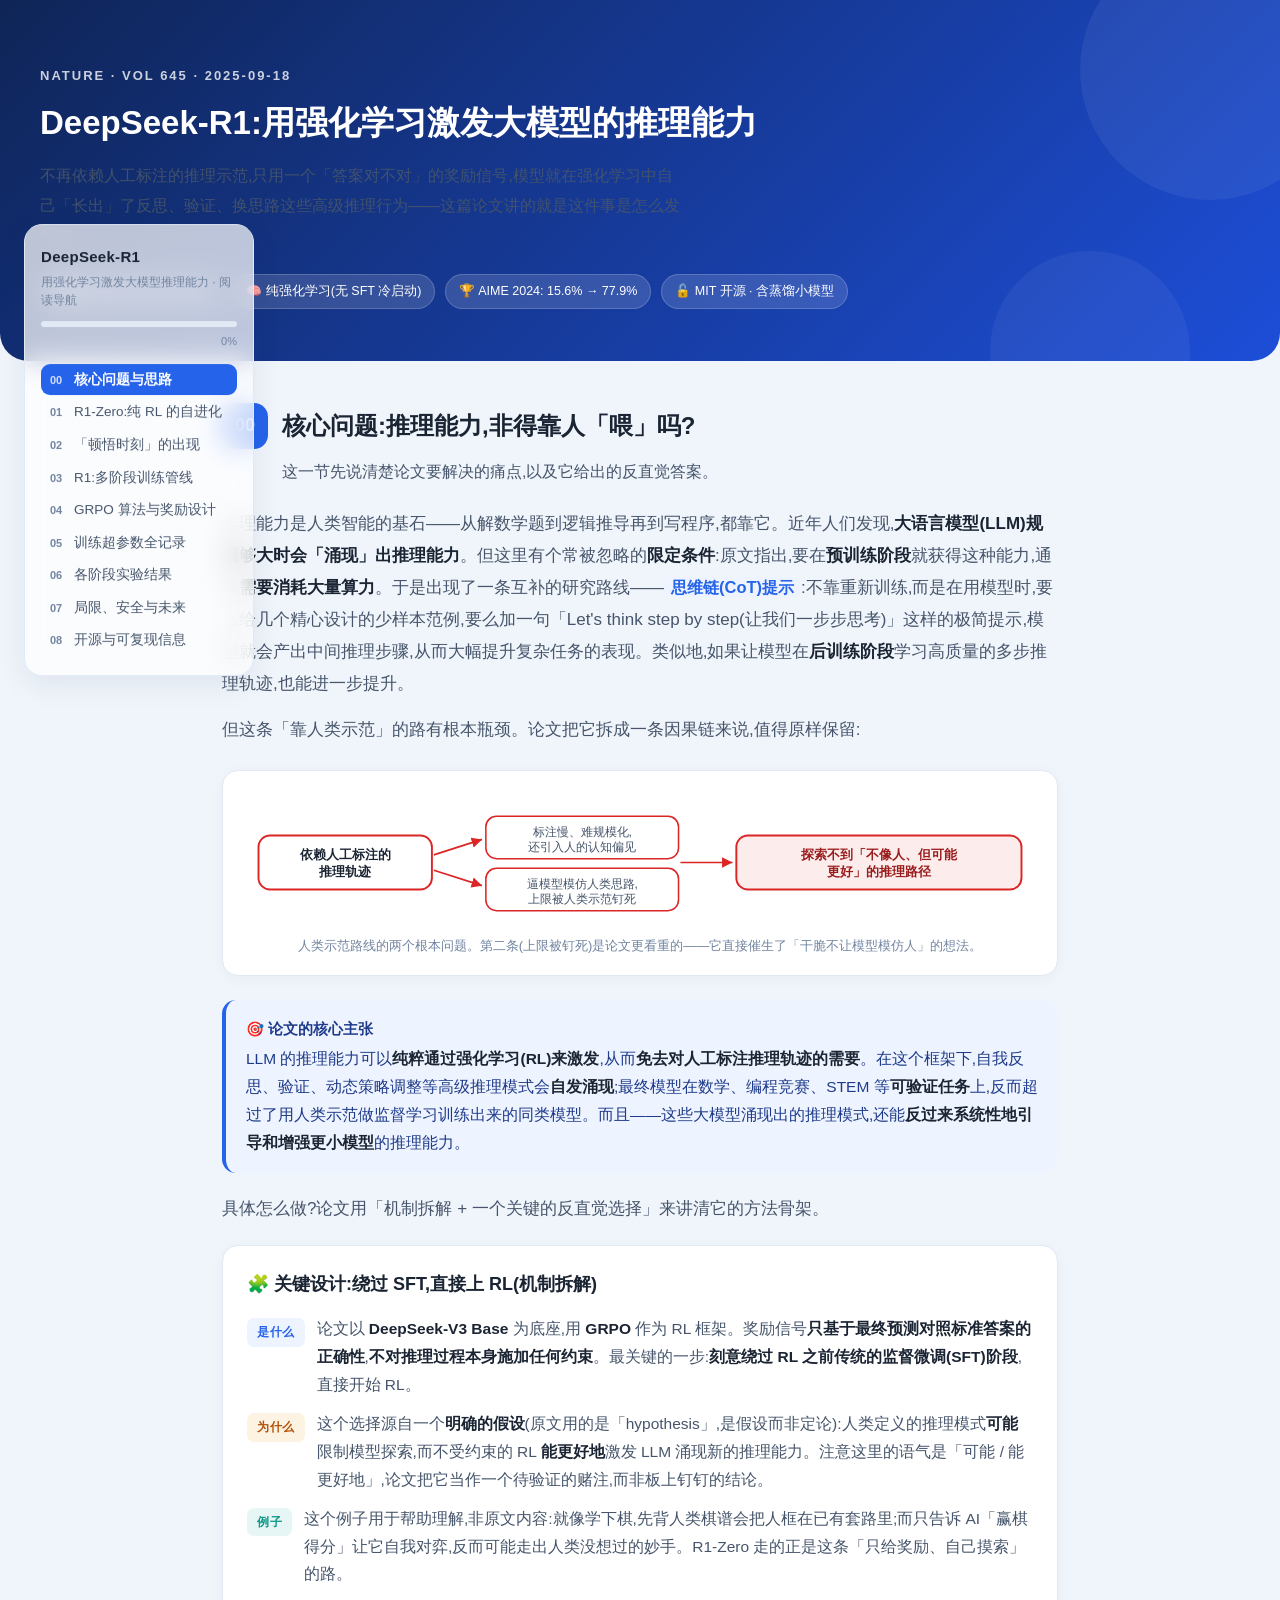
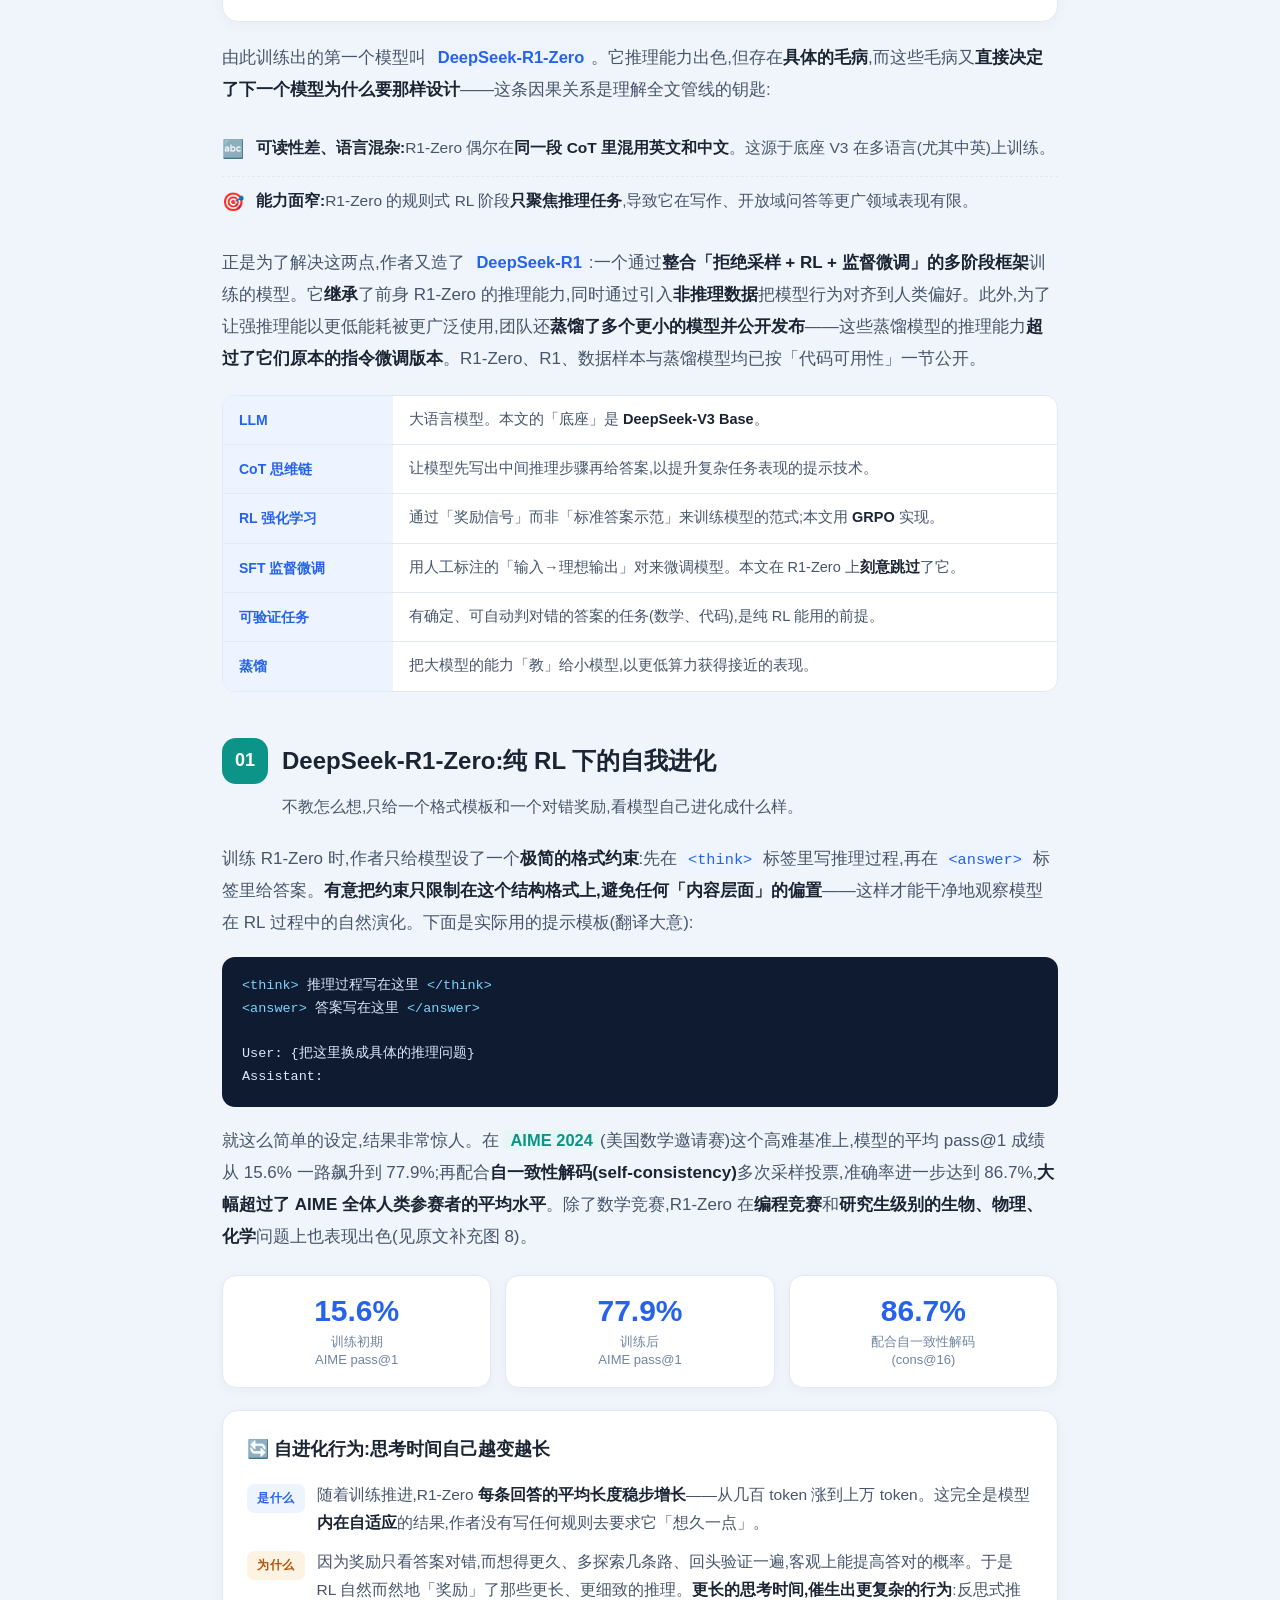
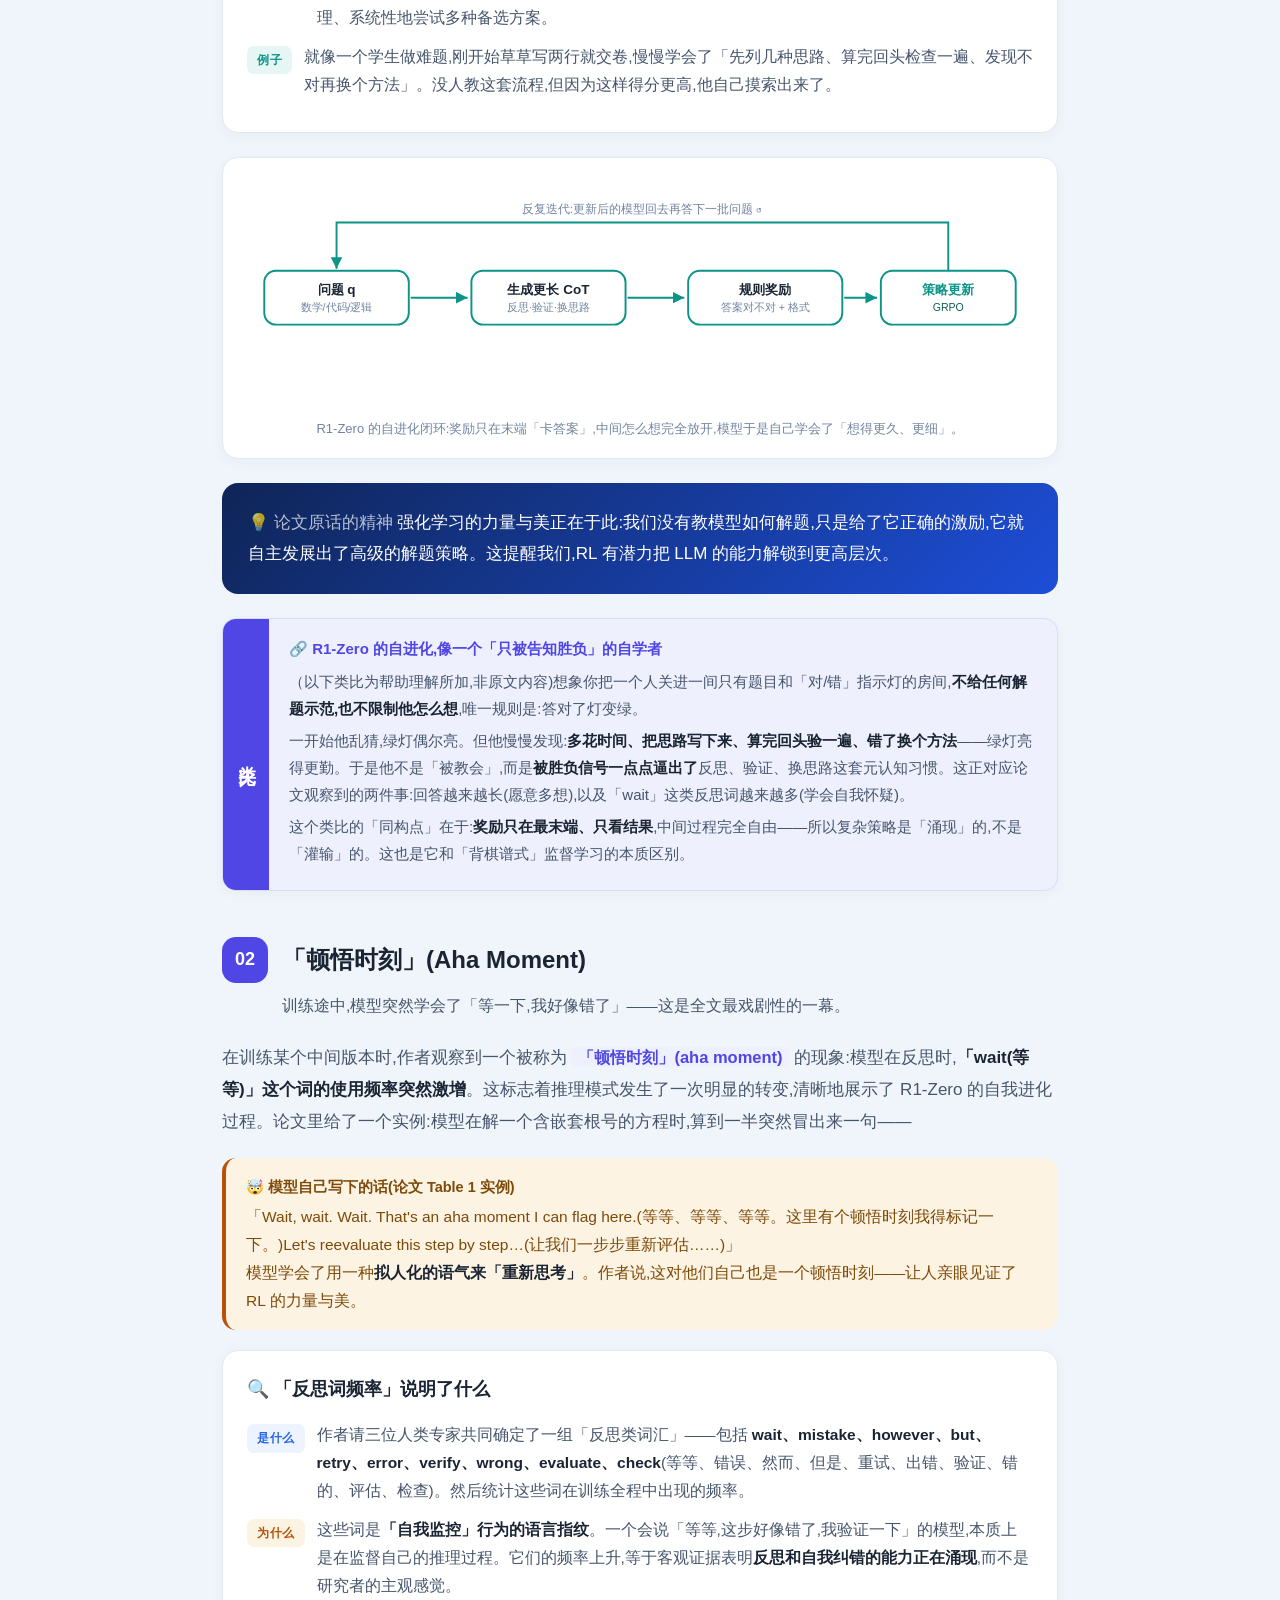
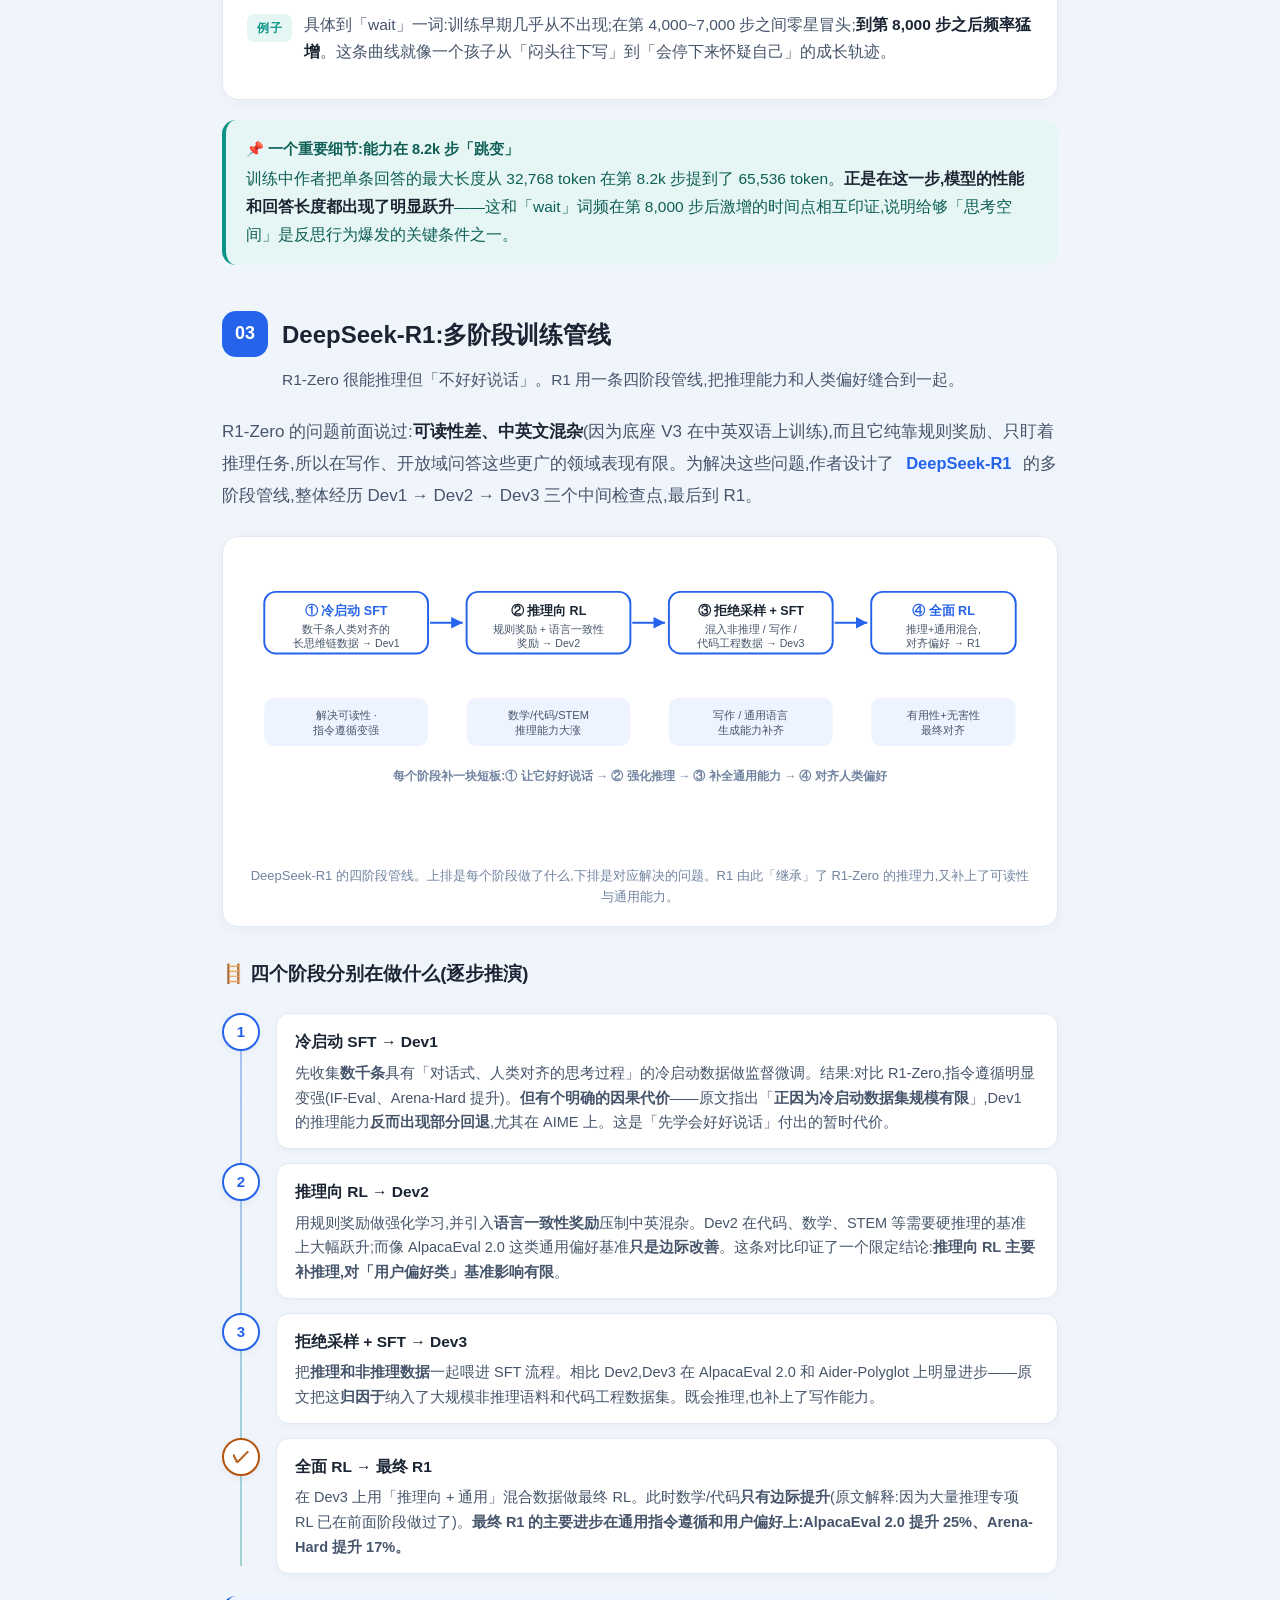
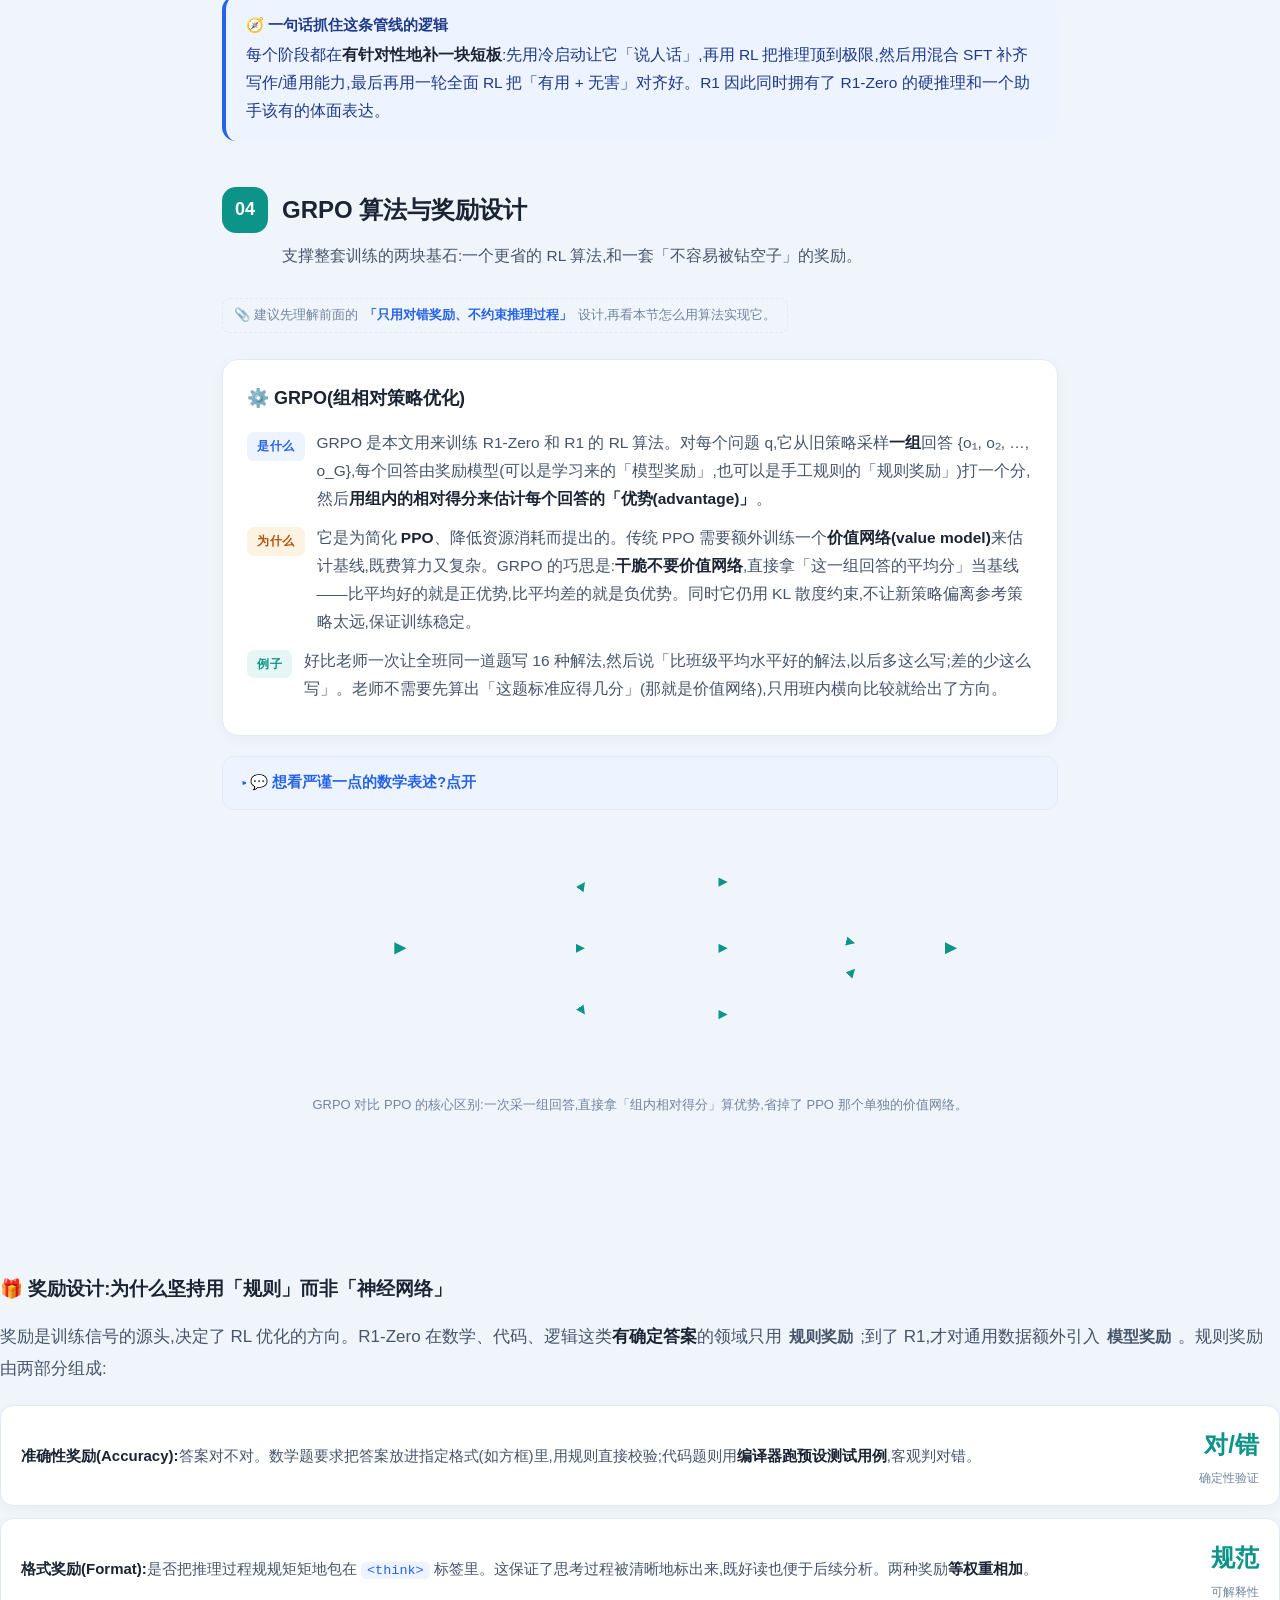
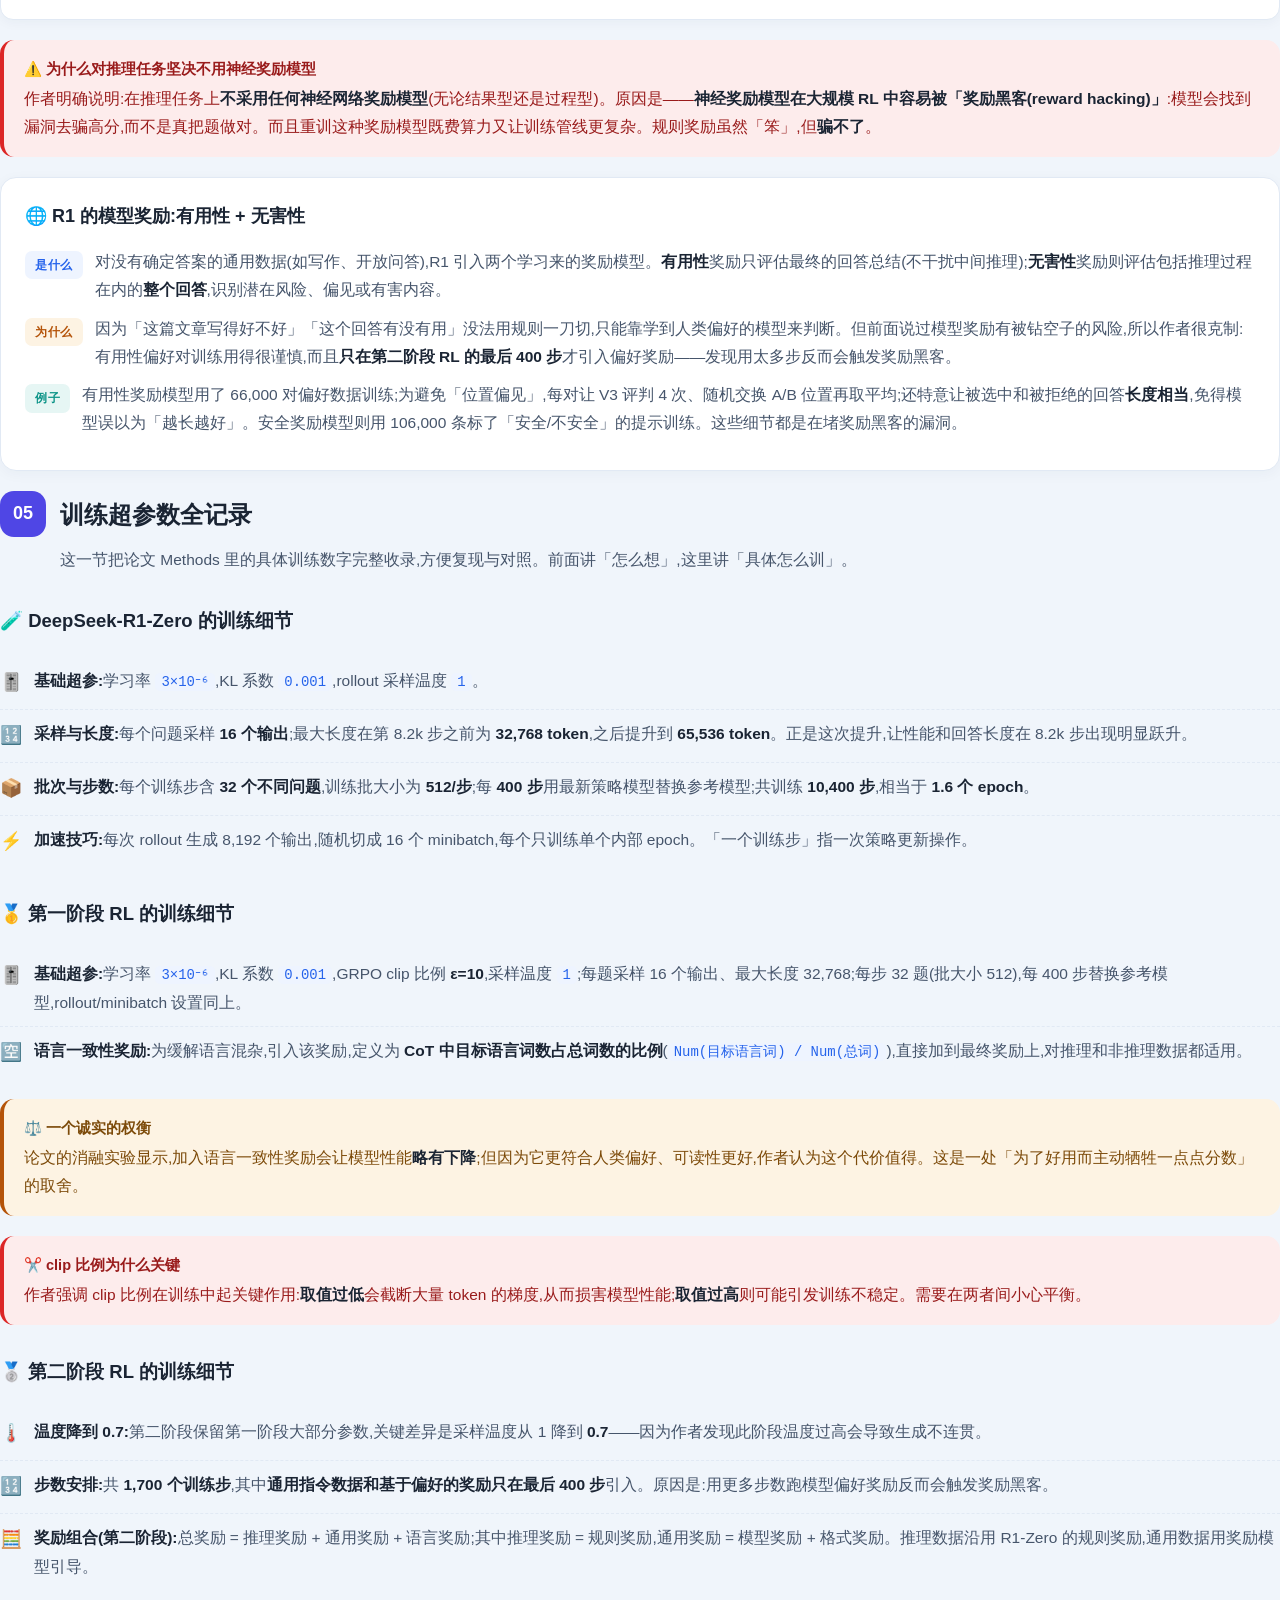
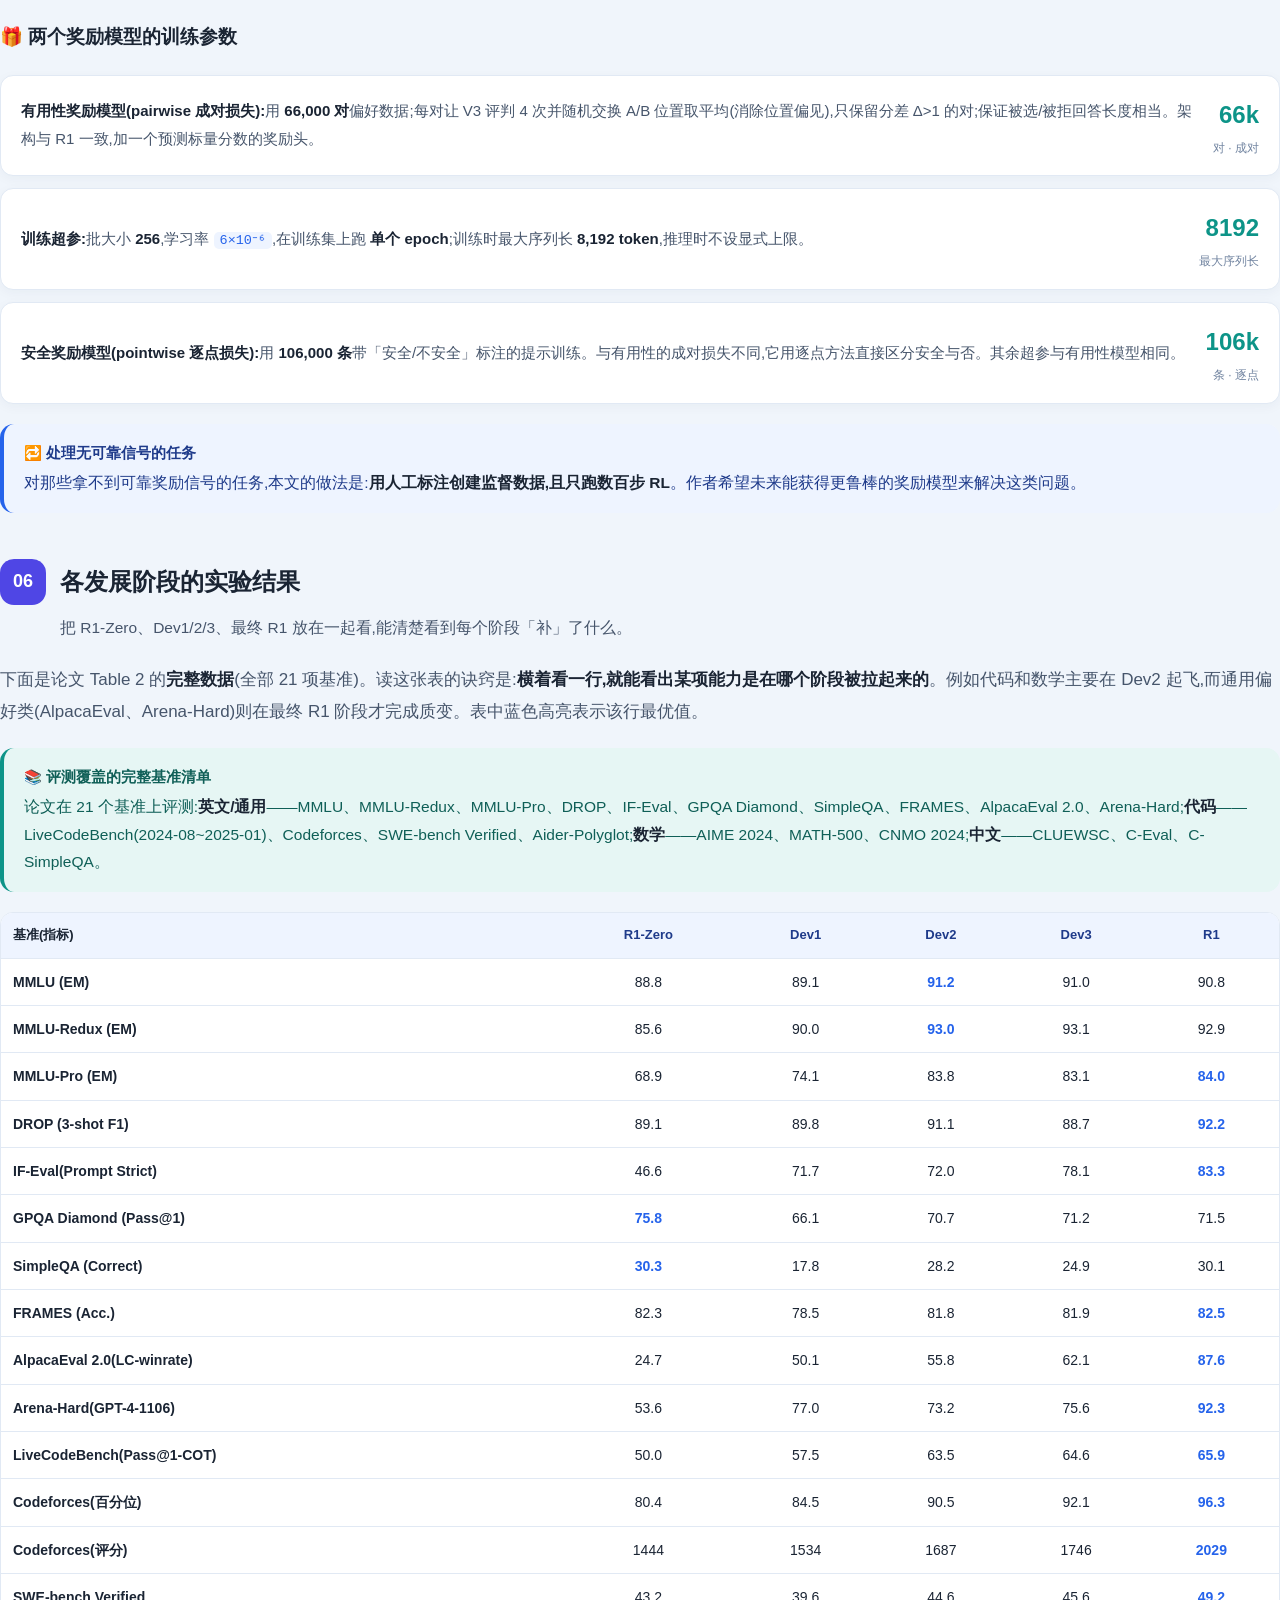
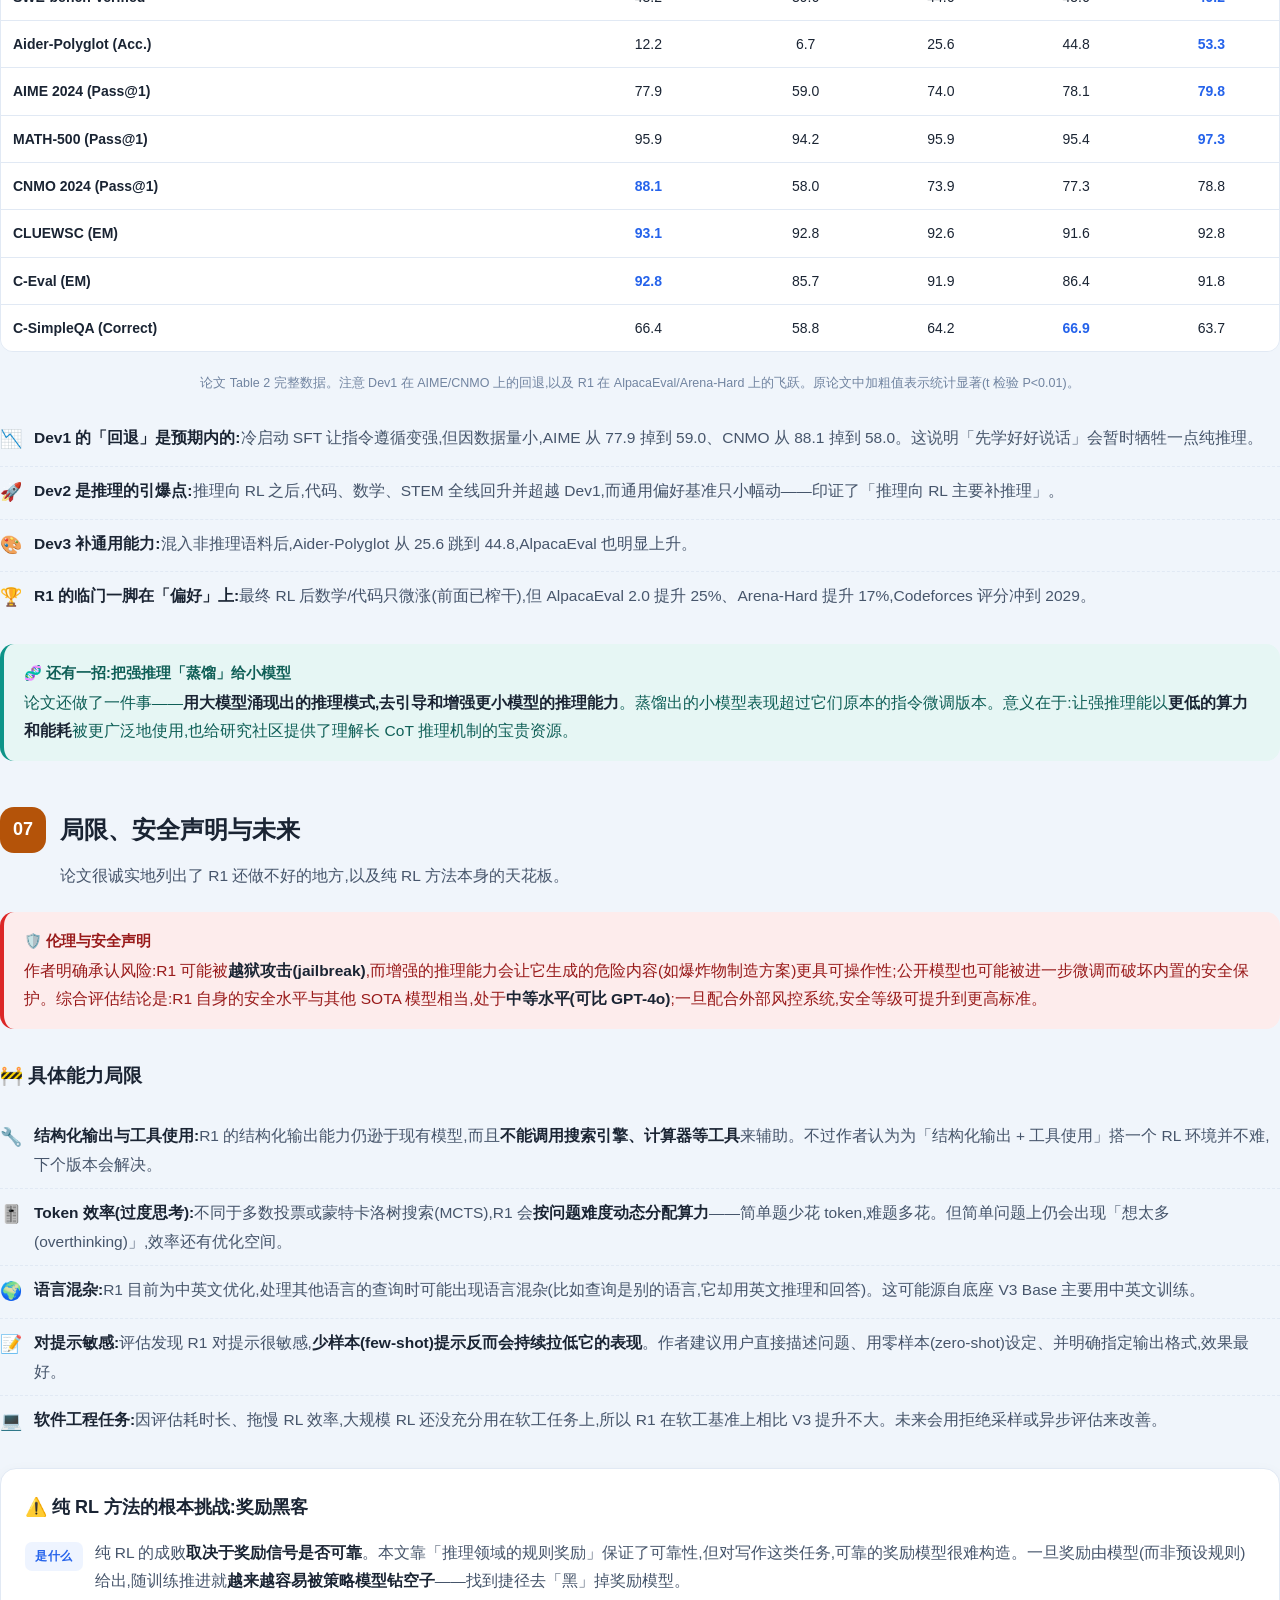
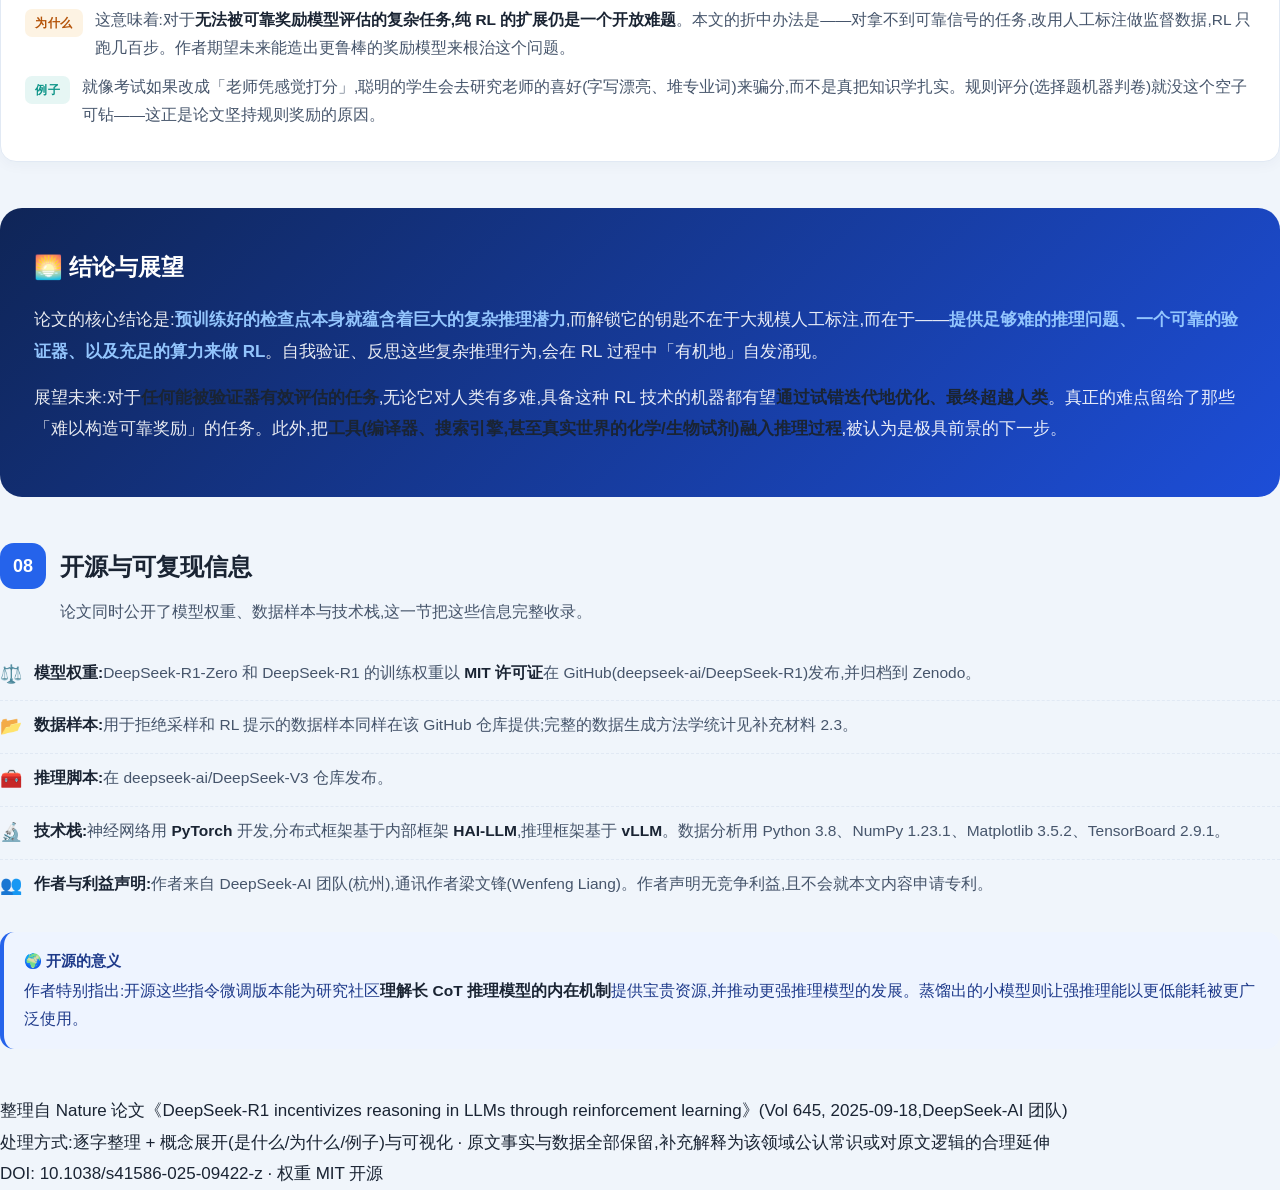
<file: ai-notes/deepseek-r1-guide.html>
<!DOCTYPE html>
<html lang="zh-CN">
<head>
<meta charset="UTF-8">
<meta name="viewport" content="width=device-width, initial-scale=1.0">
<title>DeepSeek-R1:用强化学习激发大模型的推理能力</title>
<style>
:root{
  --bg:#f0f5fb;
  --card:#ffffff;
  --ink:#1a2433;
  --ink-soft:#46556b;
  --ink-faint:#7184a0;
  --line:#e1e9f4;
  --accent:#2563eb;
  --accent-soft:#3b82f6;
  --accent-bg:#eef4ff;
  --hero-a:#0f2557;
  --hero-b:#1d4ed8;
  --teal:#0d9488;
  --teal-bg:#e6f6f4;
  --indigo:#4f46e5;
  --indigo-bg:#eef0fe;
  --gold:#b45309;
  --gold-bg:#fdf3e3;
  --warn:#dc2626;
  --warn-bg:#fdecec;
  --s1:#2563eb; --s1-bg:#eef4ff;
  --s2:#0d9488; --s2-bg:#e6f6f4;
  --s3:#4f46e5; --s3-bg:#eef0fe;
  --s4:#b45309; --s4-bg:#fdf3e3;
}
*{box-sizing:border-box;margin:0;padding:0}
html{scroll-behavior:smooth}
body{
  background:var(--bg);
  color:var(--ink);
  font-family:-apple-system,BlinkMacSystemFont,"Segoe UI","PingFang SC","Hiragino Sans GB","Microsoft YaHei",sans-serif;
  font-size:17px;
  line-height:1.88;
  -webkit-font-smoothing:antialiased;
}
.top-progress{position:fixed;top:0;left:0;height:3px;width:0;background:linear-gradient(90deg,var(--accent),var(--teal));z-index:999;transition:width .15s ease}

/* ---------- Sidebar TOC ---------- */
.side-toc{
  position:fixed;top:50%;left:24px;transform:translateY(-50%);
  width:230px;max-height:84vh;overflow-y:auto;
  background:rgba(255,255,255,.72);
  backdrop-filter:blur(14px);-webkit-backdrop-filter:blur(14px);
  border:1px solid var(--line);border-radius:18px;
  padding:18px 16px;z-index:200;
  box-shadow:0 8px 30px rgba(20,40,80,.08);
}
.st-brand{font-weight:800;font-size:15px;color:var(--ink);letter-spacing:.3px}
.st-sub{font-size:12px;color:var(--ink-faint);margin-top:2px;margin-bottom:12px;line-height:1.5}
.st-progress{height:6px;background:var(--line);border-radius:99px;overflow:hidden;margin-bottom:4px}
.st-progress > i{display:block;height:100%;width:0;background:linear-gradient(90deg,var(--accent),var(--teal));border-radius:99px;transition:width .15s ease}
.st-pct{font-size:11px;color:var(--ink-faint);text-align:right;margin-bottom:12px}
.side-toc ul{list-style:none}
.side-toc li{margin:1px 0}
.side-toc a{
  display:flex;gap:8px;align-items:baseline;
  text-decoration:none;color:var(--ink-soft);
  font-size:13.5px;padding:6px 9px;border-radius:9px;
  transition:all .18s ease;line-height:1.45;
}
.side-toc a .n{font-size:11px;color:var(--ink-faint);font-weight:700;min-width:16px}
.side-toc a:hover{background:var(--accent-bg);color:var(--accent)}
.side-toc a.active{background:var(--accent);color:#fff;font-weight:600}
.side-toc a.active .n{color:rgba(255,255,255,.8)}
.toc-toggle{display:none}

/* ---------- Layout ---------- */
.wrap{max-width:880px;margin:0 auto;padding:0 22px 80px}

/* ---------- Hero ---------- */
.hero{
  background:linear-gradient(135deg,var(--hero-a),var(--hero-b));
  color:#fff;border-radius:0 0 28px 28px;
  padding:64px 40px 52px;margin-bottom:42px;
  position:relative;overflow:hidden;
}
.hero::after{content:"";position:absolute;right:-60px;top:-60px;width:260px;height:260px;border-radius:50%;background:rgba(255,255,255,.06)}
.hero::before{content:"";position:absolute;right:90px;bottom:-90px;width:200px;height:200px;border-radius:50%;background:rgba(255,255,255,.05)}
.hero .eyebrow{font-size:13px;letter-spacing:2px;text-transform:uppercase;opacity:.78;font-weight:600}
.hero h1{font-size:33px;line-height:1.3;margin:14px 0 16px;font-weight:800;position:relative;z-index:1}
.hero p{font-size:16px;opacity:.9;max-width:640px;position:relative;z-index:1}
.hero .meta{margin-top:22px;display:flex;flex-wrap:wrap;gap:10px;position:relative;z-index:1}
.hero .meta span{background:rgba(255,255,255,.14);border:1px solid rgba(255,255,255,.18);padding:5px 13px;border-radius:99px;font-size:12.5px}

/* ---------- Sections ---------- */
section{margin-bottom:46px;scroll-margin-top:24px}
.sec-head{display:flex;align-items:center;gap:14px;margin-bottom:8px}
.sec-num{
  flex-shrink:0;width:46px;height:46px;border-radius:14px;
  display:flex;align-items:center;justify-content:center;
  font-weight:800;font-size:18px;color:#fff;
}
.sec-head h2{font-size:24px;font-weight:800;line-height:1.3}
.sec-lead{color:var(--ink-soft);font-size:15.5px;margin:4px 0 22px;padding-left:60px}
section.s1 .sec-num{background:var(--s1)} section.s1 .term{background:var(--s1-bg);color:var(--s1)}
section.s2 .sec-num{background:var(--s2)} section.s2 .term{background:var(--s2-bg);color:var(--s2)}
section.s3 .sec-num{background:var(--s3)} section.s3 .term{background:var(--s3-bg);color:var(--s3)}
section.s4 .sec-num{background:var(--s4)} section.s4 .term{background:var(--s4-bg);color:var(--s4)}

p{margin:14px 0;color:var(--ink-soft)}
p.body{color:var(--ink-soft)}
strong{color:var(--ink);font-weight:700}
.term{padding:1px 7px;border-radius:6px;font-weight:600;font-size:.97em;white-space:nowrap}
h3.sub{font-size:18.5px;margin:30px 0 6px;color:var(--ink);font-weight:700;display:flex;gap:8px;align-items:center}

/* ---------- Definition card (three-part) ---------- */
.def{
  background:var(--card);border:1px solid var(--line);border-radius:16px;
  padding:22px 24px;margin:20px 0;
  box-shadow:0 3px 14px rgba(20,40,80,.04);
}
.def-title{font-size:18px;font-weight:800;color:var(--ink);margin-bottom:14px;display:flex;gap:9px;align-items:center}
.def-row{display:flex;gap:12px;margin:11px 0;align-items:flex-start}
.tag{flex-shrink:0;font-size:12px;font-weight:700;padding:3px 10px;border-radius:7px;margin-top:3px;letter-spacing:.5px}
.tag-what{background:var(--accent-bg);color:var(--accent)}
.tag-why{background:var(--gold-bg);color:var(--gold)}
.tag-eg{background:var(--teal-bg);color:var(--teal)}
.def-row .txt{flex:1;color:var(--ink-soft);font-size:15.5px;line-height:1.8}
.def-row .txt b{color:var(--ink)}

/* ---------- Steps (causal / ordered) ---------- */
.steps{margin:22px 0;position:relative}
.steps::before{content:"";position:absolute;left:18px;top:8px;bottom:8px;width:2px;background:linear-gradient(var(--accent),var(--teal));opacity:.35}
.step{display:flex;gap:16px;margin:14px 0;position:relative}
.step .dot{flex-shrink:0;width:38px;height:38px;border-radius:50%;background:var(--card);border:2px solid var(--accent);color:var(--accent);display:flex;align-items:center;justify-content:center;font-weight:800;font-size:15px;z-index:1;box-shadow:0 2px 8px rgba(20,40,80,.06)}
.step .sbody{flex:1;background:var(--card);border:1px solid var(--line);border-radius:13px;padding:13px 18px;box-shadow:0 2px 10px rgba(20,40,80,.03)}
.step .sbody h4{font-size:15.5px;color:var(--ink);margin-bottom:3px;font-weight:700}
.step .sbody p{margin:4px 0 0;font-size:14.5px;color:var(--ink-soft);line-height:1.72}
.step.cause .dot{border-color:var(--teal);color:var(--teal)}
.step.result .dot{border-color:var(--gold);color:var(--gold);font-size:18px}

/* ---------- Analogy ---------- */
.analogy{display:flex;gap:0;margin:22px 0;border-radius:14px;overflow:hidden;background:var(--indigo-bg);border:1px solid #d9dcfb;box-shadow:0 3px 12px rgba(20,40,80,.04)}
.analogy .bar{flex-shrink:0;width:46px;background:var(--indigo);color:#fff;display:flex;align-items:center;justify-content:center;font-size:18px;writing-mode:vertical-rl;letter-spacing:3px;font-weight:700;padding:14px 0}
.analogy .abody{padding:16px 20px}
.analogy .abody .at{font-weight:800;color:var(--indigo);font-size:15px;margin-bottom:6px}
.analogy .abody p{margin:6px 0;color:var(--ink-soft);font-size:15px;line-height:1.78}
.analogy .abody b{color:var(--ink)}

/* ---------- Rephrase (details/summary) ---------- */
.rephrase{margin:16px 0;border:1px solid var(--line);border-radius:12px;background:var(--card);overflow:hidden}
.rephrase summary{cursor:pointer;padding:12px 18px;font-size:14.5px;font-weight:700;color:var(--accent);background:var(--accent-bg);list-style:none;user-select:none}
.rephrase summary::-webkit-details-marker{display:none}
.rephrase summary::before{content:"▸ ";font-size:12px}
.rephrase[open] summary::before{content:"▾ "}
.rephrase .rbody{padding:14px 18px;font-size:15px;color:var(--ink-soft);line-height:1.8;border-top:1px solid var(--line)}
.rephrase .rbody b{color:var(--ink)}

/* ---------- Glossary ---------- */
.glossary{margin:20px 0;border:1px solid var(--line);border-radius:13px;overflow:hidden;background:var(--card)}
.glossary .grow{display:flex;gap:0;border-bottom:1px solid var(--line)}
.glossary .grow:last-child{border-bottom:none}
.glossary .gt{flex-shrink:0;width:170px;padding:11px 16px;font-weight:700;color:var(--accent);background:var(--accent-bg);font-size:14px}
.glossary .gd{flex:1;padding:11px 16px;font-size:14.5px;color:var(--ink-soft);line-height:1.7}
.glossary .gd b{color:var(--ink)}

/* ---------- Prereq hint ---------- */
.prereq{display:inline-flex;align-items:center;gap:6px;font-size:13px;color:var(--ink-faint);background:var(--bg);border:1px dashed var(--line);border-radius:8px;padding:4px 11px;margin:6px 0}
.prereq a{color:var(--accent);text-decoration:none;font-weight:600}
.prereq a:hover{text-decoration:underline}

/* ---------- Stats ---------- */
.stats{display:grid;grid-template-columns:repeat(3,1fr);gap:14px;margin:22px 0}
.stat{background:var(--card);border:1px solid var(--line);border-radius:14px;padding:18px;text-align:center;box-shadow:0 3px 12px rgba(20,40,80,.04)}
.stat .num{font-size:30px;font-weight:800;color:var(--accent);line-height:1.1}
.stat .lbl{font-size:13px;color:var(--ink-faint);margin-top:6px;line-height:1.4}

/* ---------- Callouts ---------- */
.callout{border-radius:14px;padding:16px 20px;margin:20px 0;border-left:4px solid;font-size:15.5px;line-height:1.8}
.callout .ct{font-weight:700;display:block;margin-bottom:3px;font-size:14.5px}
.key{background:var(--accent-bg);border-color:var(--accent);color:#1e3a8a}
.key-teal{background:var(--teal-bg);border-color:var(--teal);color:#0f5f57}
.key-gold{background:var(--gold-bg);border-color:var(--gold);color:#7c4a09}
.warn{background:var(--warn-bg);border-color:var(--warn);color:#991b1b}
.quote-box{background:linear-gradient(135deg,#0f2557,#1d4ed8);color:#fff;border:none;border-radius:16px;padding:24px 26px;font-size:17px;line-height:1.85;margin:24px 0}
.quote-box .ct{color:rgba(255,255,255,.7)}

/* ---------- Cases (comparison) ---------- */
.cases{display:flex;flex-direction:column;gap:12px;margin:20px 0}
.case{display:flex;gap:16px;align-items:center;background:var(--card);border:1px solid var(--line);border-radius:13px;padding:16px 20px;box-shadow:0 3px 12px rgba(20,40,80,.04)}
.case .desc{flex:1;font-size:15px;color:var(--ink-soft)}
.case .desc b{color:var(--ink)}
.case .res{flex-shrink:0;text-align:right}
.case .res .big{font-size:24px;font-weight:800;color:var(--teal)}
.case .res .sm{font-size:12px;color:var(--ink-faint)}

/* ---------- Practice list ---------- */
.practice{list-style:none;margin:18px 0}
.practice li{display:flex;gap:12px;padding:9px 0;border-bottom:1px dashed var(--line);font-size:15.5px;color:var(--ink-soft)}
.practice li:last-child{border-bottom:none}
.practice li .ic{flex-shrink:0;font-size:18px}
.practice li b{color:var(--ink)}

/* ---------- Table ---------- */
.tbl-wrap{overflow-x:auto;margin:20px 0;border-radius:13px;border:1px solid var(--line)}
table{width:100%;border-collapse:collapse;font-size:14px;background:var(--card);min-width:560px}
th,td{padding:10px 12px;text-align:center;border-bottom:1px solid var(--line)}
th{background:var(--accent-bg);color:#1e3a8a;font-weight:700;font-size:13px}
td:first-child,th:first-child{text-align:left;font-weight:600;color:var(--ink)}
tr:last-child td{border-bottom:none}
td.hl{color:var(--accent);font-weight:800}
.tbl-cap{font-size:12.5px;color:var(--ink-faint);margin-top:8px;text-align:center}

/* ---------- Code ---------- */
pre{background:#0f1b30;color:#dbe7fb;border-radius:13px;padding:18px 20px;overflow-x:auto;font-size:13.5px;line-height:1.7;margin:18px 0;font-family:"SF Mono",Menlo,Consolas,monospace}
pre .tk{color:#7dd3fc}
code{background:var(--accent-bg);color:var(--accent);padding:1px 6px;border-radius:5px;font-size:.9em;font-family:"SF Mono",Menlo,Consolas,monospace}

/* ---------- Figure / SVG ---------- */
.figure{background:var(--card);border:1px solid var(--line);border-radius:16px;padding:26px 22px 18px;margin:24px 0;box-shadow:0 3px 14px rgba(20,40,80,.04)}
.figure svg{width:100%;height:auto;display:block}
.fig-cap{font-size:13px;color:var(--ink-faint);text-align:center;margin-top:14px;line-height:1.6}
.svg-box{fill:var(--card)}
[data-anim]{opacity:0}
[data-draw]{stroke-dasharray:var(--len,400);stroke-dashoffset:var(--len,400)}
.figure.in [data-anim]{opacity:1;transition:opacity .55s ease,transform .55s ease}
.figure.in [data-draw]{stroke-dashoffset:0;transition:stroke-dashoffset 1s ease .25s}

/* ---------- Final ---------- */
.final{background:linear-gradient(135deg,#0f2557,#1d4ed8);color:#fff;border-radius:22px;padding:38px 34px;margin:46px 0 30px}
.final h2{font-size:23px;margin-bottom:14px;font-weight:800}
.final p{color:rgba(255,255,255,.9)}
.final .hl{color:#93c5fd;font-weight:700}

footer{text-align:center;color:var(--ink-faint);font-size:13px;line-height:1.8;padding:30px 20px 10px;border-top:1px solid var(--line);margin-top:40px}

@media (max-width:1180px){
  .side-toc{transform:none;top:0;left:0;height:100vh;max-height:100vh;border-radius:0;width:260px;transition:transform .3s ease}
  .side-toc.closed{transform:translateX(-100%)}
  .toc-toggle{display:flex;position:fixed;top:14px;left:14px;z-index:300;width:44px;height:44px;border-radius:12px;background:var(--accent);color:#fff;border:none;align-items:center;justify-content:center;font-size:20px;box-shadow:0 4px 14px rgba(37,99,235,.35);cursor:pointer}
}
@media (max-width:760px){
  body{font-size:16px}
  .hero{padding:54px 24px 40px}
  .hero h1{font-size:26px}
  .sec-head h2{font-size:21px}
  .sec-lead{padding-left:0}
  .stats{grid-template-columns:1fr}
  .case{flex-direction:column;align-items:flex-start;gap:8px}
  .case .res{text-align:left}
  .sec-num{width:40px;height:40px;font-size:16px}
  .glossary .grow{flex-direction:column}
  .glossary .gt{width:100%}
  .analogy .bar{writing-mode:horizontal-tb;width:100%;height:auto;padding:8px 0;letter-spacing:2px}
  .analogy{flex-direction:column}
}
@media (prefers-reduced-motion:reduce){
  *{transition:none!important;animation:none!important}
  [data-anim]{opacity:1!important}
  [data-draw]{stroke-dashoffset:0!important}
}
</style>
</head>
<body>

<div class="top-progress" id="topProgress"></div>
<button class="toc-toggle" id="tocToggle" aria-label="目录">☰</button>

<nav class="side-toc closed" id="sideToc">
  <div class="st-brand">DeepSeek-R1</div>
  <div class="st-sub">用强化学习激发大模型推理能力 · 阅读导航</div>
  <div class="st-progress"><i id="stBar"></i></div>
  <div class="st-pct" id="stPct">0%</div>
  <ul>
    <li><a href="#intro"><span class="n">00</span>核心问题与思路</a></li>
    <li><a href="#zero"><span class="n">01</span>R1-Zero:纯 RL 的自进化</a></li>
    <li><a href="#aha"><span class="n">02</span>「顿悟时刻」的出现</a></li>
    <li><a href="#r1"><span class="n">03</span>R1:多阶段训练管线</a></li>
    <li><a href="#grpo"><span class="n">04</span>GRPO 算法与奖励设计</a></li>
    <li><a href="#train"><span class="n">05</span>训练超参数全记录</a></li>
    <li><a href="#results"><span class="n">06</span>各阶段实验结果</a></li>
    <li><a href="#limits"><span class="n">07</span>局限、安全与未来</a></li>
    <li><a href="#code"><span class="n">08</span>开源与可复现信息</a></li>
  </ul>
</nav>

<header class="hero">
  <div class="eyebrow">Nature · Vol 645 · 2025-09-18</div>
  <h1>DeepSeek-R1:用强化学习激发大模型的推理能力</h1>
  <p>不再依赖人工标注的推理示范,只用一个「答案对不对」的奖励信号,模型就在强化学习中自己「长出」了反思、验证、换思路这些高级推理行为——这篇论文讲的就是这件事是怎么发生的。</p>
  <div class="meta">
    <span>📄 DeepSeek-R1 / R1-Zero</span>
    <span>🧠 纯强化学习(无 SFT 冷启动)</span>
    <span>🏆 AIME 2024: 15.6% → 77.9%</span>
    <span>🔓 MIT 开源 · 含蒸馏小模型</span>
  </div>
</header>

<div class="wrap">

<!-- ============ 00 ============ -->
<section class="s1" id="intro">
  <div class="sec-head">
    <div class="sec-num">00</div>
    <h2>核心问题:推理能力,非得靠人「喂」吗?</h2>
  </div>
  <p class="sec-lead">这一节先说清楚论文要解决的痛点,以及它给出的反直觉答案。</p>

  <p>推理能力是人类智能的基石——从解数学题到逻辑推导再到写程序,都靠它。近年人们发现,<strong>大语言模型(LLM)规模够大时会「涌现」出推理能力</strong>。但这里有个常被忽略的<strong>限定条件</strong>:原文指出,要在<strong>预训练阶段</strong>就获得这种能力,通常<strong>需要消耗大量算力</strong>。于是出现了一条互补的研究路线——<span class="term">思维链(CoT)提示</span>:不靠重新训练,而是在用模型时,要么给几个精心设计的少样本范例,要么加一句「Let's think step by step(让我们一步步思考)」这样的极简提示,模型就会产出中间推理步骤,从而大幅提升复杂任务的表现。类似地,如果让模型在<strong>后训练阶段</strong>学习高质量的多步推理轨迹,也能进一步提升。</p>

  <p>但这条「靠人类示范」的路有根本瓶颈。论文把它拆成一条因果链来说,值得原样保留:</p>

  <!-- 因果链 SVG -->
  <div class="figure" id="figGap">
    <svg viewBox="0 0 820 130" xmlns="http://www.w3.org/2000/svg">
      <defs>
        <marker id="ahg" markerWidth="9" markerHeight="9" refX="6" refY="3" orient="auto"><path d="M0,0 L6,3 L0,6 Z" fill="var(--warn)"/></marker>
      </defs>
      <g data-anim>
        <rect class="svg-box" x="14" y="40" width="180" height="56" rx="12" stroke="var(--warn)" stroke-width="2"/>
        <text x="104" y="64" text-anchor="middle" font-size="13" font-weight="700" fill="var(--ink)">依赖人工标注的</text>
        <text x="104" y="82" text-anchor="middle" font-size="13" font-weight="700" fill="var(--ink)">推理轨迹</text>
      </g>
      <g data-anim>
        <rect class="svg-box" x="250" y="20" width="200" height="44" rx="11" stroke="var(--warn)" stroke-width="1.6"/>
        <text x="350" y="40" text-anchor="middle" font-size="12.5" fill="var(--ink-soft)">标注慢、难规模化,</text>
        <text x="350" y="56" text-anchor="middle" font-size="12.5" fill="var(--ink-soft)">还引入人的认知偏见</text>
      </g>
      <g data-anim>
        <rect class="svg-box" x="250" y="74" width="200" height="44" rx="11" stroke="var(--warn)" stroke-width="1.6"/>
        <text x="350" y="94" text-anchor="middle" font-size="12.5" fill="var(--ink-soft)">逼模型模仿人类思路,</text>
        <text x="350" y="110" text-anchor="middle" font-size="12.5" fill="var(--ink-soft)">上限被人类示范钉死</text>
      </g>
      <g data-anim>
        <rect x="510" y="40" width="296" height="56" rx="12" fill="var(--warn-bg)" stroke="var(--warn)" stroke-width="2"/>
        <text x="658" y="64" text-anchor="middle" font-size="13" font-weight="700" fill="#991b1b">探索不到「不像人、但可能</text>
        <text x="658" y="82" text-anchor="middle" font-size="13" font-weight="700" fill="#991b1b">更好」的推理路径</text>
      </g>
      <path data-draw style="--len:60" d="M196 60 L246 44" stroke="var(--warn)" stroke-width="1.8" fill="none" marker-end="url(#ahg)"/>
      <path data-draw style="--len:60" d="M196 76 L246 92" stroke="var(--warn)" stroke-width="1.8" fill="none" marker-end="url(#ahg)"/>
      <path data-draw style="--len:62" d="M452 68 L506 68" stroke="var(--warn)" stroke-width="1.8" fill="none" marker-end="url(#ahg)"/>
    </svg>
    <div class="fig-cap">人类示范路线的两个根本问题。第二条(上限被钉死)是论文更看重的——它直接催生了「干脆不让模型模仿人」的想法。</div>
  </div>

  <div class="callout key">
    <span class="ct">🎯 论文的核心主张</span>
    LLM 的推理能力可以<strong>纯粹通过强化学习(RL)来激发</strong>,从而<strong>免去对人工标注推理轨迹的需要</strong>。在这个框架下,自我反思、验证、动态策略调整等高级推理模式会<strong>自发涌现</strong>;最终模型在数学、编程竞赛、STEM 等<strong>可验证任务</strong>上,反而超过了用人类示范做监督学习训练出来的同类模型。而且——这些大模型涌现出的推理模式,还能<strong>反过来系统性地引导和增强更小模型</strong>的推理能力。
  </div>

  <p>具体怎么做?论文用「机制拆解 + 一个关键的反直觉选择」来讲清它的方法骨架。</p>

  <div class="def" id="skip-sft">
    <div class="def-title">🧩 关键设计:绕过 SFT,直接上 RL(机制拆解)</div>
    <div class="def-row">
      <span class="tag tag-what">是什么</span>
      <div class="txt">论文以 <b>DeepSeek-V3 Base</b> 为底座,用 <b>GRPO</b> 作为 RL 框架。奖励信号<b>只基于最终预测对照标准答案的正确性</b>,<b>不对推理过程本身施加任何约束</b>。最关键的一步:<b>刻意绕过 RL 之前传统的监督微调(SFT)阶段</b>,直接开始 RL。</div>
    </div>
    <div class="def-row">
      <span class="tag tag-why">为什么</span>
      <div class="txt">这个选择源自一个<b>明确的假设</b>(原文用的是「hypothesis」,是假设而非定论):人类定义的推理模式<b>可能</b>限制模型探索,而不受约束的 RL <b>能更好地</b>激发 LLM 涌现新的推理能力。注意这里的语气是「可能 / 能更好地」,论文把它当作一个待验证的赌注,而非板上钉钉的结论。</div>
    </div>
    <div class="def-row">
      <span class="tag tag-eg">例子</span>
      <div class="txt">这个例子用于帮助理解,非原文内容:就像学下棋,先背人类棋谱会把人框在已有套路里;而只告诉 AI「赢棋得分」让它自我对弈,反而可能走出人类没想过的妙手。R1-Zero 走的正是这条「只给奖励、自己摸索」的路。</div>
    </div>
  </div>

  <p>由此训练出的第一个模型叫 <span class="term">DeepSeek-R1-Zero</span>。它推理能力出色,但存在<strong>具体的毛病</strong>,而这些毛病又<strong>直接决定了下一个模型为什么要那样设计</strong>——这条因果关系是理解全文管线的钥匙:</p>

  <ul class="practice">
    <li><span class="ic">🔤</span><div><b>可读性差、语言混杂:</b>R1-Zero 偶尔在<b>同一段 CoT 里混用英文和中文</b>。这源于底座 V3 在多语言(尤其中英)上训练。</div></li>
    <li><span class="ic">🎯</span><div><b>能力面窄:</b>R1-Zero 的规则式 RL 阶段<b>只聚焦推理任务</b>,导致它在写作、开放域问答等更广领域表现有限。</div></li>
  </ul>

  <p>正是为了解决这两点,作者又造了 <span class="term">DeepSeek-R1</span>:一个通过<strong>整合「拒绝采样 + RL + 监督微调」的多阶段框架</strong>训练的模型。它<strong>继承</strong>了前身 R1-Zero 的推理能力,同时通过引入<strong>非推理数据</strong>把模型行为对齐到人类偏好。此外,为了让强推理能以更低能耗被更广泛使用,团队还<strong>蒸馏了多个更小的模型并公开发布</strong>——这些蒸馏模型的推理能力<strong>超过了它们原本的指令微调版本</strong>。R1-Zero、R1、数据样本与蒸馏模型均已按「代码可用性」一节公开。</p>

  <div class="glossary">
    <div class="grow"><div class="gt">LLM</div><div class="gd">大语言模型。本文的「底座」是 <b>DeepSeek-V3 Base</b>。</div></div>
    <div class="grow"><div class="gt">CoT 思维链</div><div class="gd">让模型先写出中间推理步骤再给答案,以提升复杂任务表现的提示技术。</div></div>
    <div class="grow"><div class="gt">RL 强化学习</div><div class="gd">通过「奖励信号」而非「标准答案示范」来训练模型的范式;本文用 <b>GRPO</b> 实现。</div></div>
    <div class="grow"><div class="gt">SFT 监督微调</div><div class="gd">用人工标注的「输入→理想输出」对来微调模型。本文在 R1-Zero 上<b>刻意跳过</b>了它。</div></div>
    <div class="grow"><div class="gt">可验证任务</div><div class="gd">有确定、可自动判对错的答案的任务(数学、代码),是纯 RL 能用的前提。</div></div>
    <div class="grow"><div class="gt">蒸馏</div><div class="gd">把大模型的能力「教」给小模型,以更低算力获得接近的表现。</div></div>
  </div>
</section>

<!-- ============ 01 ============ -->
<section class="s2" id="zero">
  <div class="sec-head">
    <div class="sec-num">01</div>
    <h2>DeepSeek-R1-Zero:纯 RL 下的自我进化</h2>
  </div>
  <p class="sec-lead">不教怎么想,只给一个格式模板和一个对错奖励,看模型自己进化成什么样。</p>

  <p>训练 R1-Zero 时,作者只给模型设了一个<strong>极简的格式约束</strong>:先在 <code>&lt;think&gt;</code> 标签里写推理过程,再在 <code>&lt;answer&gt;</code> 标签里给答案。<strong>有意把约束只限制在这个结构格式上,避免任何「内容层面」的偏置</strong>——这样才能干净地观察模型在 RL 过程中的自然演化。下面是实际用的提示模板(翻译大意):</p>

  <pre><span class="tk">&lt;think&gt;</span> 推理过程写在这里 <span class="tk">&lt;/think&gt;</span>
<span class="tk">&lt;answer&gt;</span> 答案写在这里 <span class="tk">&lt;/answer&gt;</span>

User: {把这里换成具体的推理问题}
Assistant:</pre>

  <p>就这么简单的设定,结果非常惊人。在 <span class="term">AIME 2024</span>(美国数学邀请赛)这个高难基准上,模型的平均 pass@1 成绩从 15.6% 一路飙升到 77.9%;再配合<strong>自一致性解码(self-consistency)</strong>多次采样投票,准确率进一步达到 86.7%,<strong>大幅超过了 AIME 全体人类参赛者的平均水平</strong>。除了数学竞赛,R1-Zero 在<strong>编程竞赛</strong>和<strong>研究生级别的生物、物理、化学</strong>问题上也表现出色(见原文补充图 8)。</p>

  <div class="stats">
    <div class="stat"><div class="num">15.6%</div><div class="lbl">训练初期<br>AIME pass@1</div></div>
    <div class="stat"><div class="num">77.9%</div><div class="lbl">训练后<br>AIME pass@1</div></div>
    <div class="stat"><div class="num">86.7%</div><div class="lbl">配合自一致性解码<br>(cons@16)</div></div>
  </div>

  <div class="def">
    <div class="def-title">🔄 自进化行为:思考时间自己越变越长</div>
    <div class="def-row">
      <span class="tag tag-what">是什么</span>
      <div class="txt">随着训练推进,R1-Zero <b>每条回答的平均长度稳步增长</b>——从几百 token 涨到上万 token。这完全是模型<b>内在自适应</b>的结果,作者没有写任何规则去要求它「想久一点」。</div>
    </div>
    <div class="def-row">
      <span class="tag tag-why">为什么</span>
      <div class="txt">因为奖励只看答案对错,而想得更久、多探索几条路、回头验证一遍,客观上能提高答对的概率。于是 RL 自然而然地「奖励」了那些更长、更细致的推理。<b>更长的思考时间,催生出更复杂的行为</b>:反思式推理、系统性地尝试多种备选方案。</div>
    </div>
    <div class="def-row">
      <span class="tag tag-eg">例子</span>
      <div class="txt">就像一个学生做难题,刚开始草草写两行就交卷,慢慢学会了「先列几种思路、算完回头检查一遍、发现不对再换个方法」。没人教这套流程,但因为这样得分更高,他自己摸索出来了。</div>
    </div>
  </div>

  <!-- SVG: 自进化循环 -->
  <div class="figure" id="figZero">
    <svg viewBox="0 0 820 230" xmlns="http://www.w3.org/2000/svg">
      <defs>
        <marker id="ah" markerWidth="9" markerHeight="9" refX="6" refY="3" orient="auto">
          <path d="M0,0 L6,3 L0,6 Z" fill="var(--s2)"/>
        </marker>
      </defs>
      <!-- boxes -->
      <g data-anim style="transform-origin:center">
        <rect class="svg-box" x="20" y="90" width="150" height="56" rx="12" stroke="var(--s2)" stroke-width="2"/>
        <text x="95" y="114" text-anchor="middle" font-size="14" font-weight="700" fill="var(--ink)">问题 q</text>
        <text x="95" y="132" text-anchor="middle" font-size="11" fill="var(--ink-faint)">数学/代码/逻辑</text>
      </g>
      <g data-anim>
        <rect class="svg-box" x="235" y="90" width="160" height="56" rx="12" stroke="var(--s2)" stroke-width="2"/>
        <text x="315" y="114" text-anchor="middle" font-size="14" font-weight="700" fill="var(--ink)">生成更长 CoT</text>
        <text x="315" y="132" text-anchor="middle" font-size="11" fill="var(--ink-faint)">反思·验证·换思路</text>
      </g>
      <g data-anim>
        <rect class="svg-box" x="460" y="90" width="160" height="56" rx="12" stroke="var(--s2)" stroke-width="2"/>
        <text x="540" y="114" text-anchor="middle" font-size="14" font-weight="700" fill="var(--ink)">规则奖励</text>
        <text x="540" y="132" text-anchor="middle" font-size="11" fill="var(--ink-faint)">答案对不对 + 格式</text>
      </g>
      <g data-anim>
        <rect class="svg-box" x="660" y="90" width="140" height="56" rx="12" stroke="var(--s2)" stroke-width="2" fill="var(--s2-bg)"/>
        <text x="730" y="114" text-anchor="middle" font-size="14" font-weight="700" fill="var(--s2)">策略更新</text>
        <text x="730" y="132" text-anchor="middle" font-size="11" fill="#0f5f57">GRPO</text>
      </g>
      <!-- arrows -->
      <path data-draw style="--len:60" d="M172 118 L231 118" stroke="var(--s2)" stroke-width="2" fill="none" marker-end="url(#ah)"/>
      <path data-draw style="--len:62" d="M397 118 L456 118" stroke="var(--s2)" stroke-width="2" fill="none" marker-end="url(#ah)"/>
      <path data-draw style="--len:42" d="M622 118 L656 118" stroke="var(--s2)" stroke-width="2" fill="none" marker-end="url(#ah)"/>
      <!-- feedback loop -->
      <path data-draw style="--len:740" d="M730 90 L730 40 L95 40 L95 88" stroke="var(--s2)" stroke-width="2" fill="none" stroke-dasharray="6 5" marker-end="url(#ah)"/>
      <text data-anim x="412" y="30" text-anchor="middle" font-size="12" fill="var(--ink-faint)">反复迭代:更新后的模型回去再答下一批问题 ↺</text>
    </svg>
    <div class="fig-cap">R1-Zero 的自进化闭环:奖励只在末端「卡答案」,中间怎么想完全放开,模型于是自己学会了「想得更久、更细」。</div>
  </div>

  <div class="quote-box">
    <span class="ct">💡 论文原话的精神</span>
    强化学习的力量与美正在于此:我们没有教模型如何解题,只是给了它正确的激励,它就自主发展出了高级的解题策略。这提醒我们,RL 有潜力把 LLM 的能力解锁到更高层次。
  </div>

  <div class="analogy">
    <div class="bar">类比</div>
    <div class="abody">
      <div class="at">🔗 R1-Zero 的自进化,像一个「只被告知胜负」的自学者</div>
      <p>（以下类比为帮助理解所加,非原文内容)想象你把一个人关进一间只有题目和「对/错」指示灯的房间,<b>不给任何解题示范,也不限制他怎么想</b>,唯一规则是:答对了灯变绿。</p>
      <p>一开始他乱猜,绿灯偶尔亮。但他慢慢发现:<b>多花时间、把思路写下来、算完回头验一遍、错了换个方法</b>——绿灯亮得更勤。于是他不是「被教会」,而是<b>被胜负信号一点点逼出了</b>反思、验证、换思路这套元认知习惯。这正对应论文观察到的两件事:回答越来越长(愿意多想),以及「wait」这类反思词越来越多(学会自我怀疑)。</p>
      <p>这个类比的「同构点」在于:<b>奖励只在最末端、只看结果</b>,中间过程完全自由——所以复杂策略是「涌现」的,不是「灌输」的。这也是它和「背棋谱式」监督学习的本质区别。</p>
    </div>
  </div>
</section>

<!-- ============ 02 ============ -->
<section class="s3" id="aha">
  <div class="sec-head">
    <div class="sec-num">02</div>
    <h2>「顿悟时刻」(Aha Moment)</h2>
  </div>
  <p class="sec-lead">训练途中,模型突然学会了「等一下,我好像错了」——这是全文最戏剧性的一幕。</p>

  <p>在训练某个中间版本时,作者观察到一个被称为 <span class="term">「顿悟时刻」(aha moment)</span> 的现象:模型在反思时,<strong>「wait(等等)」这个词的使用频率突然激增</strong>。这标志着推理模式发生了一次明显的转变,清晰地展示了 R1-Zero 的自我进化过程。论文里给了一个实例:模型在解一个含嵌套根号的方程时,算到一半突然冒出来一句——</p>

  <div class="callout key-gold">
    <span class="ct">🤯 模型自己写下的话(论文 Table 1 实例)</span>
    「Wait, wait. Wait. That's an aha moment I can flag here.(等等、等等、等等。这里有个顿悟时刻我得标记一下。)Let's reevaluate this step by step…(让我们一步步重新评估……)」<br>
    模型学会了用一种<strong>拟人化的语气来「重新思考」</strong>。作者说,这对他们自己也是一个顿悟时刻——让人亲眼见证了 RL 的力量与美。
  </div>

  <div class="def">
    <div class="def-title">🔍 「反思词频率」说明了什么</div>
    <div class="def-row">
      <span class="tag tag-what">是什么</span>
      <div class="txt">作者请三位人类专家共同确定了一组「反思类词汇」——包括 <b>wait、mistake、however、but、retry、error、verify、wrong、evaluate、check</b>(等等、错误、然而、但是、重试、出错、验证、错的、评估、检查)。然后统计这些词在训练全程中出现的频率。</div>
    </div>
    <div class="def-row">
      <span class="tag tag-why">为什么</span>
      <div class="txt">这些词是<b>「自我监控」行为的语言指纹</b>。一个会说「等等,这步好像错了,我验证一下」的模型,本质上是在监督自己的推理过程。它们的频率上升,等于客观证据表明<b>反思和自我纠错的能力正在涌现</b>,而不是研究者的主观感觉。</div>
    </div>
    <div class="def-row">
      <span class="tag tag-eg">例子</span>
      <div class="txt">具体到「wait」一词:训练早期几乎从不出现;在第 4,000~7,000 步之间零星冒头;<b>到第 8,000 步之后频率猛增</b>。这条曲线就像一个孩子从「闷头往下写」到「会停下来怀疑自己」的成长轨迹。</div>
    </div>
  </div>

  <div class="callout key-teal">
    <span class="ct">📌 一个重要细节:能力在 8.2k 步「跳变」</span>
    训练中作者把单条回答的最大长度从 32,768 token 在第 8.2k 步提到了 65,536 token。<strong>正是在这一步,模型的性能和回答长度都出现了明显跃升</strong>——这和「wait」词频在第 8,000 步后激增的时间点相互印证,说明给够「思考空间」是反思行为爆发的关键条件之一。
  </div>
</section>

<!-- ============ 03 ============ -->
<section class="s1" id="r1">
  <div class="sec-head">
    <div class="sec-num">03</div>
    <h2>DeepSeek-R1:多阶段训练管线</h2>
  </div>
  <p class="sec-lead">R1-Zero 很能推理但「不好好说话」。R1 用一条四阶段管线,把推理能力和人类偏好缝合到一起。</p>

  <p>R1-Zero 的问题前面说过:<strong>可读性差、中英文混杂</strong>(因为底座 V3 在中英双语上训练),而且它纯靠规则奖励、只盯着推理任务,所以在写作、开放域问答这些更广的领域表现有限。为解决这些问题,作者设计了 <span class="term">DeepSeek-R1</span> 的多阶段管线,整体经历 Dev1 → Dev2 → Dev3 三个中间检查点,最后到 R1。</p>

  <!-- SVG: pipeline -->
  <div class="figure" id="figPipe">
    <svg viewBox="0 0 820 300" xmlns="http://www.w3.org/2000/svg">
      <defs>
        <marker id="ah2" markerWidth="9" markerHeight="9" refX="6" refY="3" orient="auto">
          <path d="M0,0 L6,3 L0,6 Z" fill="var(--s1)"/>
        </marker>
      </defs>
      <!-- stage 1 -->
      <g data-anim>
        <rect class="svg-box" x="20" y="30" width="170" height="64" rx="12" stroke="var(--s1)" stroke-width="2" fill="var(--s1-bg)"/>
        <text x="105" y="54" text-anchor="middle" font-size="13" font-weight="800" fill="var(--s1)">① 冷启动 SFT</text>
        <text x="105" y="73" text-anchor="middle" font-size="11" fill="var(--ink-soft)">数千条人类对齐的</text>
        <text x="105" y="87" text-anchor="middle" font-size="11" fill="var(--ink-soft)">长思维链数据 → Dev1</text>
      </g>
      <!-- stage 2 -->
      <g data-anim>
        <rect class="svg-box" x="230" y="30" width="170" height="64" rx="12" stroke="var(--s1)" stroke-width="2"/>
        <text x="315" y="54" text-anchor="middle" font-size="13" font-weight="800" fill="var(--ink)">② 推理向 RL</text>
        <text x="315" y="73" text-anchor="middle" font-size="11" fill="var(--ink-soft)">规则奖励 + 语言一致性</text>
        <text x="315" y="87" text-anchor="middle" font-size="11" fill="var(--ink-soft)">奖励 → Dev2</text>
      </g>
      <!-- stage 3 -->
      <g data-anim>
        <rect class="svg-box" x="440" y="30" width="170" height="64" rx="12" stroke="var(--s1)" stroke-width="2"/>
        <text x="525" y="54" text-anchor="middle" font-size="13" font-weight="800" fill="var(--ink)">③ 拒绝采样 + SFT</text>
        <text x="525" y="73" text-anchor="middle" font-size="11" fill="var(--ink-soft)">混入非推理 / 写作 /</text>
        <text x="525" y="87" text-anchor="middle" font-size="11" fill="var(--ink-soft)">代码工程数据 → Dev3</text>
      </g>
      <!-- stage 4 -->
      <g data-anim>
        <rect class="svg-box" x="650" y="30" width="150" height="64" rx="12" stroke="var(--s1)" stroke-width="2" fill="var(--s1-bg)"/>
        <text x="725" y="54" text-anchor="middle" font-size="13" font-weight="800" fill="var(--s1)">④ 全面 RL</text>
        <text x="725" y="73" text-anchor="middle" font-size="11" fill="var(--ink-soft)">推理+通用混合,</text>
        <text x="725" y="87" text-anchor="middle" font-size="11" fill="var(--ink-soft)">对齐偏好 → R1</text>
      </g>
      <!-- arrows -->
      <path data-draw style="--len:42" d="M192 62 L226 62" stroke="var(--s1)" stroke-width="2" fill="none" marker-end="url(#ah2)"/>
      <path data-draw style="--len:42" d="M402 62 L436 62" stroke="var(--s1)" stroke-width="2" fill="none" marker-end="url(#ah2)"/>
      <path data-draw style="--len:42" d="M612 62 L646 62" stroke="var(--s1)" stroke-width="2" fill="none" marker-end="url(#ah2)"/>
      <!-- goals row -->
      <g data-anim>
        <rect x="20" y="140" width="170" height="50" rx="10" fill="var(--s1-bg)"/>
        <text x="105" y="162" text-anchor="middle" font-size="11.5" fill="var(--ink-soft)">解决可读性 ·</text>
        <text x="105" y="178" text-anchor="middle" font-size="11.5" fill="var(--ink-soft)">指令遵循变强</text>
      </g>
      <g data-anim>
        <rect x="230" y="140" width="170" height="50" rx="10" fill="var(--s1-bg)"/>
        <text x="315" y="162" text-anchor="middle" font-size="11.5" fill="var(--ink-soft)">数学/代码/STEM</text>
        <text x="315" y="178" text-anchor="middle" font-size="11.5" fill="var(--ink-soft)">推理能力大涨</text>
      </g>
      <g data-anim>
        <rect x="440" y="140" width="170" height="50" rx="10" fill="var(--s1-bg)"/>
        <text x="525" y="162" text-anchor="middle" font-size="11.5" fill="var(--ink-soft)">写作 / 通用语言</text>
        <text x="525" y="178" text-anchor="middle" font-size="11.5" fill="var(--ink-soft)">生成能力补齐</text>
      </g>
      <g data-anim>
        <rect x="650" y="140" width="150" height="50" rx="10" fill="var(--s1-bg)"/>
        <text x="725" y="162" text-anchor="middle" font-size="11.5" fill="var(--ink-soft)">有用性+无害性</text>
        <text x="725" y="178" text-anchor="middle" font-size="11.5" fill="var(--ink-soft)">最终对齐</text>
      </g>
      <text data-anim x="410" y="225" text-anchor="middle" font-size="12.5" font-weight="600" fill="var(--ink-faint)">每个阶段补一块短板:① 让它好好说话 → ② 强化推理 → ③ 补全通用能力 → ④ 对齐人类偏好</text>
    </svg>
    <div class="fig-cap">DeepSeek-R1 的四阶段管线。上排是每个阶段做了什么,下排是对应解决的问题。R1 由此「继承」了 R1-Zero 的推理力,又补上了可读性与通用能力。</div>
  </div>

  <h3 class="sub">🪜 四个阶段分别在做什么(逐步推演)</h3>

  <div class="steps">
    <div class="step">
      <div class="dot">1</div>
      <div class="sbody">
        <h4>冷启动 SFT → Dev1</h4>
        <p>先收集<b>数千条</b>具有「对话式、人类对齐的思考过程」的冷启动数据做监督微调。结果:对比 R1-Zero,指令遵循明显变强(IF-Eval、Arena-Hard 提升)。<b>但有个明确的因果代价</b>——原文指出「<b>正因为冷启动数据集规模有限</b>」,Dev1 的推理能力<b>反而出现部分回退</b>,尤其在 AIME 上。这是「先学会好好说话」付出的暂时代价。</p>
      </div>
    </div>
    <div class="step">
      <div class="dot">2</div>
      <div class="sbody">
        <h4>推理向 RL → Dev2</h4>
        <p>用规则奖励做强化学习,并引入<b>语言一致性奖励</b>压制中英混杂。Dev2 在代码、数学、STEM 等需要硬推理的基准上大幅跃升;而像 AlpacaEval 2.0 这类通用偏好基准<b>只是边际改善</b>。这条对比印证了一个限定结论:<b>推理向 RL 主要补推理,对「用户偏好类」基准影响有限</b>。</p>
      </div>
    </div>
    <div class="step">
      <div class="dot">3</div>
      <div class="sbody">
        <h4>拒绝采样 + SFT → Dev3</h4>
        <p>把<b>推理和非推理数据</b>一起喂进 SFT 流程。相比 Dev2,Dev3 在 AlpacaEval 2.0 和 Aider-Polyglot 上明显进步——原文把这<b>归因于</b>纳入了大规模非推理语料和代码工程数据集。既会推理,也补上了写作能力。</p>
      </div>
    </div>
    <div class="step result">
      <div class="dot">✓</div>
      <div class="sbody">
        <h4>全面 RL → 最终 R1</h4>
        <p>在 Dev3 上用「推理向 + 通用」混合数据做最终 RL。此时数学/代码<b>只有边际提升</b>(原文解释:因为大量推理专项 RL 已在前面阶段做过了)。<b>最终 R1 的主要进步在通用指令遵循和用户偏好上:AlpacaEval 2.0 提升 25%、Arena-Hard 提升 17%。</b></p>
      </div>
    </div>
  </div>

  <div class="callout key">
    <span class="ct">🧭 一句话抓住这条管线的逻辑</span>
    每个阶段都在<strong>有针对性地补一块短板</strong>:先用冷启动让它「说人话」,再用 RL 把推理顶到极限,然后用混合 SFT 补齐写作/通用能力,最后再用一轮全面 RL 把「有用 + 无害」对齐好。R1 因此同时拥有了 R1-Zero 的硬推理和一个助手该有的体面表达。
  </div>
</section>

<!-- ============ 04 ============ -->
<section class="s2" id="grpo">
  <div class="sec-head">
    <div class="sec-num">04</div>
    <h2>GRPO 算法与奖励设计</h2>
  </div>
  <p class="sec-lead">支撑整套训练的两块基石:一个更省的 RL 算法,和一套「不容易被钻空子」的奖励。</p>

  <div class="prereq">📎 建议先理解前面的 <a href="#skip-sft">「只用对错奖励、不约束推理过程」</a> 设计,再看本节怎么用算法实现它。</div>

  <div class="def">
    <div class="def-title">⚙️ GRPO(组相对策略优化)</div>
    <div class="def-row">
      <span class="tag tag-what">是什么</span>
      <div class="txt">GRPO 是本文用来训练 R1-Zero 和 R1 的 RL 算法。对每个问题 q,它从旧策略采样<b>一组</b>回答 {o₁, o₂, …, o_G},每个回答由奖励模型(可以是学习来的「模型奖励」,也可以是手工规则的「规则奖励」)打一个分,然后<b>用组内的相对得分来估计每个回答的「优势(advantage)」</b>。</div>
    </div>
    <div class="def-row">
      <span class="tag tag-why">为什么</span>
      <div class="txt">它是为简化 <b>PPO</b>、降低资源消耗而提出的。传统 PPO 需要额外训练一个<b>价值网络(value model)</b>来估计基线,既费算力又复杂。GRPO 的巧思是:<b>干脆不要价值网络</b>,直接拿「这一组回答的平均分」当基线——比平均好的就是正优势,比平均差的就是负优势。同时它仍用 KL 散度约束,不让新策略偏离参考策略太远,保证训练稳定。</div>
    </div>
    <div class="def-row">
      <span class="tag tag-eg">例子</span>
      <div class="txt">好比老师一次让全班同一道题写 16 种解法,然后说「比班级平均水平好的解法,以后多这么写;差的少这么写」。老师不需要先算出「这题标准应得几分」(那就是价值网络),只用班内横向比较就给出了方向。</div>
    </div>
  </div>

  <details class="rephrase">
    <summary>💬 想看严谨一点的数学表述?点开</summary>
    <div class="rbody">
      <p><b>原文的形式化定义(忠实转述):</b>对每个问题 q,GRPO 从旧策略 π<sub>θold</sub> 采样一组输出 {o₁,…,o_G},通过最大化一个目标函数 J<sub>GRPO</sub>(θ) 来优化策略 π<sub>θ</sub>。该目标对每个输出取<b>重要性采样比</b>(新旧策略概率之比)乘以<b>优势 Aᵢ</b>,并用 <b>clip 操作</b>把这个比值裁剪到 [1−ε, 1+ε] 区间,再减去一个 <b>β 加权的 KL 散度项</b>(相对参考策略 π<sub>ref</sub>)。</p>
      <p>其中优势的算法是:<b>Aᵢ =(rᵢ − mean({r₁,…,r_G}))/ std({r₁,…,r_G})</b>——即把组内每个回答的奖励,减去组内均值、再除以组内标准差(做标准化)。这就是「组相对」三个字的由来:优势完全来自<b>组内横向比较</b>,不依赖任何价值网络。</p>
      <p><b>大白话再讲一遍(增补,帮助理解):</b>clip 是给「这次更新别迈太大步」上的保险——比值超出 1±ε 就截住,防止一次更新把策略推得太偏;KL 项是另一道缰绳,拉着新策略别离参考策略太远;而「减均值除以标准差」就是把一组分数换算成「在本组里算好还是算差、好/差多少个标准差」。三者合起来:<b>朝着「比组内平均更好」的方向更新,但每步都拴着两道安全绳。</b></p>
    </div>
  </details>
    <svg viewBox="0 0 820 240" xmlns="http://www.w3.org/2000/svg">
      <defs>
        <marker id="ah3" markerWidth="9" markerHeight="9" refX="6" refY="3" orient="auto">
          <path d="M0,0 L6,3 L0,6 Z" fill="var(--s2)"/>
        </marker>
      </defs>
      <g data-anim>
        <rect class="svg-box" x="20" y="95" width="120" height="50" rx="11" stroke="var(--s2)" stroke-width="2"/>
        <text x="80" y="125" text-anchor="middle" font-size="14" font-weight="700" fill="var(--ink)">问题 q</text>
      </g>
      <g data-anim>
        <rect x="185" y="95" width="130" height="50" rx="11" fill="var(--s2-bg)" stroke="var(--s2)" stroke-width="2"/>
        <text x="250" y="119" text-anchor="middle" font-size="13" font-weight="700" fill="var(--s2)">策略模型</text>
        <text x="250" y="135" text-anchor="middle" font-size="10.5" fill="#0f5f57">(可训练)</text>
      </g>
      <!-- group outputs -->
      <g data-anim>
        <rect class="svg-box" x="360" y="40" width="90" height="30" rx="7" stroke="var(--s2)" stroke-width="1.5"/>
        <text x="405" y="60" text-anchor="middle" font-size="12" fill="var(--ink)">回答 o₁</text>
        <rect class="svg-box" x="360" y="105" width="90" height="30" rx="7" stroke="var(--s2)" stroke-width="1.5"/>
        <text x="405" y="125" text-anchor="middle" font-size="12" fill="var(--ink)">回答 o₂</text>
        <rect class="svg-box" x="360" y="170" width="90" height="30" rx="7" stroke="var(--s2)" stroke-width="1.5"/>
        <text x="405" y="190" text-anchor="middle" font-size="12" fill="var(--ink)">回答 o_G</text>
      </g>
      <!-- rewards -->
      <g data-anim>
        <rect x="500" y="40" width="80" height="30" rx="7" fill="#fff" stroke="var(--gold)" stroke-width="1.5"/>
        <text x="540" y="60" text-anchor="middle" font-size="12" fill="var(--gold)">r₁</text>
        <rect x="500" y="105" width="80" height="30" rx="7" fill="#fff" stroke="var(--gold)" stroke-width="1.5"/>
        <text x="540" y="125" text-anchor="middle" font-size="12" fill="var(--gold)">r₂</text>
        <rect x="500" y="170" width="80" height="30" rx="7" fill="#fff" stroke="var(--gold)" stroke-width="1.5"/>
        <text x="540" y="190" text-anchor="middle" font-size="12" fill="var(--gold)">r_G</text>
      </g>
      <!-- group computation -->
      <g data-anim>
        <rect x="625" y="80" width="80" height="80" rx="11" fill="var(--s2-bg)" stroke="var(--s2)" stroke-width="2"/>
        <text x="665" y="113" text-anchor="middle" font-size="12" font-weight="700" fill="var(--s2)">组内</text>
        <text x="665" y="130" text-anchor="middle" font-size="12" font-weight="700" fill="var(--s2)">比较</text>
      </g>
      <g data-anim>
        <rect class="svg-box" x="725" y="95" width="75" height="50" rx="11" stroke="var(--s2)" stroke-width="2"/>
        <text x="762" y="119" text-anchor="middle" font-size="13" font-weight="700" fill="var(--ink)">优势 Aᵢ</text>
        <text x="762" y="135" text-anchor="middle" font-size="10" fill="var(--ink-faint)">无价值网络</text>
      </g>
      <!-- arrows -->
      <path data-draw style="--len:48" d="M140 120 L181 120" stroke="var(--s2)" stroke-width="2" fill="none" marker-end="url(#ah3)"/>
      <path data-draw style="--len:70" d="M315 115 L356 55" stroke="var(--s2)" stroke-width="1.5" fill="none" marker-end="url(#ah3)"/>
      <path data-draw style="--len:48" d="M315 120 L356 120" stroke="var(--s2)" stroke-width="1.5" fill="none" marker-end="url(#ah3)"/>
      <path data-draw style="--len:70" d="M315 125 L356 185" stroke="var(--s2)" stroke-width="1.5" fill="none" marker-end="url(#ah3)"/>
      <path data-draw style="--len:54" d="M450 55 L496 55" stroke="var(--gold)" stroke-width="1.5" fill="none" marker-end="url(#ah3)"/>
      <path data-draw style="--len:54" d="M450 120 L496 120" stroke="var(--gold)" stroke-width="1.5" fill="none" marker-end="url(#ah3)"/>
      <path data-draw style="--len:54" d="M450 185 L496 185" stroke="var(--gold)" stroke-width="1.5" fill="none" marker-end="url(#ah3)"/>
      <path data-draw style="--len:50" d="M580 105 L621 115" stroke="var(--s2)" stroke-width="1.5" fill="none" marker-end="url(#ah3)"/>
      <path data-draw style="--len:50" d="M580 185 L621 140" stroke="var(--s2)" stroke-width="1.5" fill="none" marker-end="url(#ah3)"/>
      <path data-draw style="--len:30" d="M705 120 L721 120" stroke="var(--s2)" stroke-width="2" fill="none" marker-end="url(#ah3)"/>
      <text data-anim x="540" y="28" text-anchor="middle" font-size="11.5" fill="var(--ink-faint)">每个回答打一个标量奖励</text>
    </svg>
    <div class="fig-cap">GRPO 对比 PPO 的核心区别:一次采一组回答,直接拿「组内相对得分」算优势,省掉了 PPO 那个单独的价值网络。</div>
  </div>

  <h3 class="sub">🎁 奖励设计:为什么坚持用「规则」而非「神经网络」</h3>

  <p>奖励是训练信号的源头,决定了 RL 优化的方向。R1-Zero 在数学、代码、逻辑这类<strong>有确定答案</strong>的领域只用<span class="term">规则奖励</span>;到了 R1,才对通用数据额外引入<span class="term">模型奖励</span>。规则奖励由两部分组成:</p>

  <div class="cases">
    <div class="case">
      <div class="desc"><b>准确性奖励(Accuracy):</b>答案对不对。数学题要求把答案放进指定格式(如方框)里,用规则直接校验;代码题则用<b>编译器跑预设测试用例</b>,客观判对错。</div>
      <div class="res"><div class="big">对/错</div><div class="sm">确定性验证</div></div>
    </div>
    <div class="case">
      <div class="desc"><b>格式奖励(Format):</b>是否把推理过程规规矩矩地包在 <code>&lt;think&gt;</code> 标签里。这保证了思考过程被清晰地标出来,既好读也便于后续分析。两种奖励<b>等权重相加</b>。</div>
      <div class="res"><div class="big">规范</div><div class="sm">可解释性</div></div>
    </div>
  </div>

  <div class="callout warn">
    <span class="ct">⚠️ 为什么对推理任务坚决不用神经奖励模型</span>
    作者明确说明:在推理任务上<strong>不采用任何神经网络奖励模型</strong>(无论结果型还是过程型)。原因是——<strong>神经奖励模型在大规模 RL 中容易被「奖励黑客(reward hacking)」</strong>:模型会找到漏洞去骗高分,而不是真把题做对。而且重训这种奖励模型既费算力又让训练管线更复杂。规则奖励虽然「笨」,但<strong>骗不了</strong>。
  </div>

  <div class="def">
    <div class="def-title">🌐 R1 的模型奖励:有用性 + 无害性</div>
    <div class="def-row">
      <span class="tag tag-what">是什么</span>
      <div class="txt">对没有确定答案的通用数据(如写作、开放问答),R1 引入两个学习来的奖励模型。<b>有用性</b>奖励只评估最终的回答总结(不干扰中间推理);<b>无害性</b>奖励则评估包括推理过程在内的<b>整个回答</b>,识别潜在风险、偏见或有害内容。</div>
    </div>
    <div class="def-row">
      <span class="tag tag-why">为什么</span>
      <div class="txt">因为「这篇文章写得好不好」「这个回答有没有用」没法用规则一刀切,只能靠学到人类偏好的模型来判断。但前面说过模型奖励有被钻空子的风险,所以作者很克制:有用性偏好对训练用得很谨慎,而且<b>只在第二阶段 RL 的最后 400 步</b>才引入偏好奖励——发现用太多步反而会触发奖励黑客。</div>
    </div>
    <div class="def-row">
      <span class="tag tag-eg">例子</span>
      <div class="txt">有用性奖励模型用了 66,000 对偏好数据训练;为避免「位置偏见」,每对让 V3 评判 4 次、随机交换 A/B 位置再取平均;还特意让被选中和被拒绝的回答<b>长度相当</b>,免得模型误以为「越长越好」。安全奖励模型则用 106,000 条标了「安全/不安全」的提示训练。这些细节都是在堵奖励黑客的漏洞。</div>
    </div>
  </div>
</section>

<!-- ============ 05 训练超参数 ============ -->
<section class="s3" id="train">
  <div class="sec-head">
    <div class="sec-num">05</div>
    <h2>训练超参数全记录</h2>
  </div>
  <p class="sec-lead">这一节把论文 Methods 里的具体训练数字完整收录,方便复现与对照。前面讲「怎么想」,这里讲「具体怎么训」。</p>

  <h3 class="sub">🧪 DeepSeek-R1-Zero 的训练细节</h3>
  <ul class="practice">
    <li><span class="ic">🎚️</span><div><b>基础超参:</b>学习率 <code>3×10⁻⁶</code>,KL 系数 <code>0.001</code>,rollout 采样温度 <code>1</code>。</div></li>
    <li><span class="ic">🔢</span><div><b>采样与长度:</b>每个问题采样 <b>16 个输出</b>;最大长度在第 8.2k 步之前为 <b>32,768 token</b>,之后提升到 <b>65,536 token</b>。正是这次提升,让性能和回答长度在 8.2k 步出现明显跃升。</div></li>
    <li><span class="ic">📦</span><div><b>批次与步数:</b>每个训练步含 <b>32 个不同问题</b>,训练批大小为 <b>512/步</b>;每 <b>400 步</b>用最新策略模型替换参考模型;共训练 <b>10,400 步</b>,相当于 <b>1.6 个 epoch</b>。</div></li>
    <li><span class="ic">⚡</span><div><b>加速技巧:</b>每次 rollout 生成 8,192 个输出,随机切成 16 个 minibatch,每个只训练单个内部 epoch。「一个训练步」指一次策略更新操作。</div></li>
  </ul>

  <h3 class="sub">🥇 第一阶段 RL 的训练细节</h3>
  <ul class="practice">
    <li><span class="ic">🎚️</span><div><b>基础超参:</b>学习率 <code>3×10⁻⁶</code>,KL 系数 <code>0.001</code>,GRPO clip 比例 <b>ε=10</b>,采样温度 <code>1</code>;每题采样 16 个输出、最大长度 32,768;每步 32 题(批大小 512),每 400 步替换参考模型,rollout/minibatch 设置同上。</div></li>
    <li><span class="ic">🈳</span><div><b>语言一致性奖励:</b>为缓解语言混杂,引入该奖励,定义为 <b>CoT 中目标语言词数占总词数的比例</b>(<code>Num(目标语言词) / Num(总词)</code>),直接加到最终奖励上,对推理和非推理数据都适用。</div></li>
  </ul>

  <div class="callout key-gold">
    <span class="ct">⚖️ 一个诚实的权衡</span>
    论文的消融实验显示,加入语言一致性奖励会让模型性能<strong>略有下降</strong>;但因为它更符合人类偏好、可读性更好,作者认为这个代价值得。这是一处「为了好用而主动牺牲一点点分数」的取舍。
  </div>

  <div class="callout warn">
    <span class="ct">✂️ clip 比例为什么关键</span>
    作者强调 clip 比例在训练中起关键作用:<strong>取值过低</strong>会截断大量 token 的梯度,从而损害模型性能;<strong>取值过高</strong>则可能引发训练不稳定。需要在两者间小心平衡。
  </div>

  <h3 class="sub">🥈 第二阶段 RL 的训练细节</h3>
  <ul class="practice">
    <li><span class="ic">🌡️</span><div><b>温度降到 0.7:</b>第二阶段保留第一阶段大部分参数,关键差异是采样温度从 1 降到 <b>0.7</b>——因为作者发现此阶段温度过高会导致生成不连贯。</div></li>
    <li><span class="ic">🔢</span><div><b>步数安排:</b>共 <b>1,700 个训练步</b>,其中<b>通用指令数据和基于偏好的奖励只在最后 400 步</b>引入。原因是:用更多步数跑模型偏好奖励反而会触发奖励黑客。</div></li>
    <li><span class="ic">🧮</span><div><b>奖励组合(第二阶段):</b>总奖励 = 推理奖励 + 通用奖励 + 语言奖励;其中推理奖励 = 规则奖励,通用奖励 = 模型奖励 + 格式奖励。推理数据沿用 R1-Zero 的规则奖励,通用数据用奖励模型引导。</div></li>
  </ul>

  <h3 class="sub">🎁 两个奖励模型的训练参数</h3>
  <div class="cases">
    <div class="case">
      <div class="desc"><b>有用性奖励模型(pairwise 成对损失):</b>用 <b>66,000 对</b>偏好数据;每对让 V3 评判 4 次并随机交换 A/B 位置取平均(消除位置偏见),只保留分差 Δ&gt;1 的对;保证被选/被拒回答长度相当。架构与 R1 一致,加一个预测标量分数的奖励头。</div>
      <div class="res"><div class="big">66k</div><div class="sm">对 · 成对</div></div>
    </div>
    <div class="case">
      <div class="desc"><b>训练超参:</b>批大小 <b>256</b>,学习率 <code>6×10⁻⁶</code>,在训练集上跑 <b>单个 epoch</b>;训练时最大序列长 <b>8,192 token</b>,推理时不设显式上限。</div>
      <div class="res"><div class="big">8192</div><div class="sm">最大序列长</div></div>
    </div>
    <div class="case">
      <div class="desc"><b>安全奖励模型(pointwise 逐点损失):</b>用 <b>106,000 条</b>带「安全/不安全」标注的提示训练。与有用性的成对损失不同,它用逐点方法直接区分安全与否。其余超参与有用性模型相同。</div>
      <div class="res"><div class="big">106k</div><div class="sm">条 · 逐点</div></div>
    </div>
  </div>

  <div class="callout key">
    <span class="ct">🔁 处理无可靠信号的任务</span>
    对那些拿不到可靠奖励信号的任务,本文的做法是:<strong>用人工标注创建监督数据,且只跑数百步 RL</strong>。作者希望未来能获得更鲁棒的奖励模型来解决这类问题。
  </div>
</section>

<!-- ============ 06 ============ -->
<section class="s3" id="results">
  <div class="sec-head">
    <div class="sec-num">06</div>
    <h2>各发展阶段的实验结果</h2>
  </div>
  <p class="sec-lead">把 R1-Zero、Dev1/2/3、最终 R1 放在一起看,能清楚看到每个阶段「补」了什么。</p>

  <p>下面是论文 Table 2 的<strong>完整数据</strong>(全部 21 项基准)。读这张表的诀窍是:<strong>横着看一行,就能看出某项能力是在哪个阶段被拉起来的</strong>。例如代码和数学主要在 Dev2 起飞,而通用偏好类(AlpacaEval、Arena-Hard)则在最终 R1 阶段才完成质变。表中蓝色高亮表示该行最优值。</p>

  <div class="callout key-teal">
    <span class="ct">📚 评测覆盖的完整基准清单</span>
    论文在 21 个基准上评测:<strong>英文/通用</strong>——MMLU、MMLU-Redux、MMLU-Pro、DROP、IF-Eval、GPQA Diamond、SimpleQA、FRAMES、AlpacaEval 2.0、Arena-Hard;<strong>代码</strong>——LiveCodeBench(2024-08~2025-01)、Codeforces、SWE-bench Verified、Aider-Polyglot;<strong>数学</strong>——AIME 2024、MATH-500、CNMO 2024;<strong>中文</strong>——CLUEWSC、C-Eval、C-SimpleQA。
  </div>

  <div class="tbl-wrap">
    <table>
      <thead>
        <tr><th>基准(指标)</th><th>R1-Zero</th><th>Dev1</th><th>Dev2</th><th>Dev3</th><th>R1</th></tr>
      </thead>
      <tbody>
        <tr><td>MMLU (EM)</td><td>88.8</td><td>89.1</td><td class="hl">91.2</td><td>91.0</td><td>90.8</td></tr>
        <tr><td>MMLU-Redux (EM)</td><td>85.6</td><td>90.0</td><td class="hl">93.0</td><td>93.1</td><td>92.9</td></tr>
        <tr><td>MMLU-Pro (EM)</td><td>68.9</td><td>74.1</td><td>83.8</td><td>83.1</td><td class="hl">84.0</td></tr>
        <tr><td>DROP (3-shot F1)</td><td>89.1</td><td>89.8</td><td>91.1</td><td>88.7</td><td class="hl">92.2</td></tr>
        <tr><td>IF-Eval(Prompt Strict)</td><td>46.6</td><td>71.7</td><td>72.0</td><td>78.1</td><td class="hl">83.3</td></tr>
        <tr><td>GPQA Diamond (Pass@1)</td><td class="hl">75.8</td><td>66.1</td><td>70.7</td><td>71.2</td><td>71.5</td></tr>
        <tr><td>SimpleQA (Correct)</td><td class="hl">30.3</td><td>17.8</td><td>28.2</td><td>24.9</td><td>30.1</td></tr>
        <tr><td>FRAMES (Acc.)</td><td>82.3</td><td>78.5</td><td>81.8</td><td>81.9</td><td class="hl">82.5</td></tr>
        <tr><td>AlpacaEval 2.0(LC-winrate)</td><td>24.7</td><td>50.1</td><td>55.8</td><td>62.1</td><td class="hl">87.6</td></tr>
        <tr><td>Arena-Hard(GPT-4-1106)</td><td>53.6</td><td>77.0</td><td>73.2</td><td>75.6</td><td class="hl">92.3</td></tr>
        <tr><td>LiveCodeBench(Pass@1-COT)</td><td>50.0</td><td>57.5</td><td>63.5</td><td>64.6</td><td class="hl">65.9</td></tr>
        <tr><td>Codeforces(百分位)</td><td>80.4</td><td>84.5</td><td>90.5</td><td>92.1</td><td class="hl">96.3</td></tr>
        <tr><td>Codeforces(评分)</td><td>1444</td><td>1534</td><td>1687</td><td>1746</td><td class="hl">2029</td></tr>
        <tr><td>SWE-bench Verified</td><td>43.2</td><td>39.6</td><td>44.6</td><td>45.6</td><td class="hl">49.2</td></tr>
        <tr><td>Aider-Polyglot (Acc.)</td><td>12.2</td><td>6.7</td><td>25.6</td><td>44.8</td><td class="hl">53.3</td></tr>
        <tr><td>AIME 2024 (Pass@1)</td><td>77.9</td><td>59.0</td><td>74.0</td><td>78.1</td><td class="hl">79.8</td></tr>
        <tr><td>MATH-500 (Pass@1)</td><td>95.9</td><td>94.2</td><td>95.9</td><td>95.4</td><td class="hl">97.3</td></tr>
        <tr><td>CNMO 2024 (Pass@1)</td><td class="hl">88.1</td><td>58.0</td><td>73.9</td><td>77.3</td><td>78.8</td></tr>
        <tr><td>CLUEWSC (EM)</td><td class="hl">93.1</td><td>92.8</td><td>92.6</td><td>91.6</td><td>92.8</td></tr>
        <tr><td>C-Eval (EM)</td><td class="hl">92.8</td><td>85.7</td><td>91.9</td><td>86.4</td><td>91.8</td></tr>
        <tr><td>C-SimpleQA (Correct)</td><td>66.4</td><td>58.8</td><td>64.2</td><td class="hl">66.9</td><td>63.7</td></tr>
      </tbody>
    </table>
  </div>
  <div class="tbl-cap">论文 Table 2 完整数据。注意 Dev1 在 AIME/CNMO 上的回退,以及 R1 在 AlpacaEval/Arena-Hard 上的飞跃。原论文中加粗值表示统计显著(t 检验 P&lt;0.01)。</div>

  <ul class="practice">
    <li><span class="ic">📉</span><div><b>Dev1 的「回退」是预期内的:</b>冷启动 SFT 让指令遵循变强,但因数据量小,AIME 从 77.9 掉到 59.0、CNMO 从 88.1 掉到 58.0。这说明「先学好好说话」会暂时牺牲一点纯推理。</div></li>
    <li><span class="ic">🚀</span><div><b>Dev2 是推理的引爆点:</b>推理向 RL 之后,代码、数学、STEM 全线回升并超越 Dev1,而通用偏好基准只小幅动——印证了「推理向 RL 主要补推理」。</div></li>
    <li><span class="ic">🎨</span><div><b>Dev3 补通用能力:</b>混入非推理语料后,Aider-Polyglot 从 25.6 跳到 44.8,AlpacaEval 也明显上升。</div></li>
    <li><span class="ic">🏆</span><div><b>R1 的临门一脚在「偏好」上:</b>最终 RL 后数学/代码只微涨(前面已榨干),但 AlpacaEval 2.0 提升 25%、Arena-Hard 提升 17%,Codeforces 评分冲到 2029。</div></li>
  </ul>

  <div class="callout key-teal">
    <span class="ct">🧬 还有一招:把强推理「蒸馏」给小模型</span>
    论文还做了一件事——<strong>用大模型涌现出的推理模式,去引导和增强更小模型的推理能力</strong>。蒸馏出的小模型表现超过它们原本的指令微调版本。意义在于:让强推理能以<strong>更低的算力和能耗</strong>被更广泛地使用,也给研究社区提供了理解长 CoT 推理机制的宝贵资源。
  </div>
</section>

<!-- ============ 06 ============ -->
<section class="s4" id="limits">
  <div class="sec-head">
    <div class="sec-num">07</div>
    <h2>局限、安全声明与未来</h2>
  </div>
  <p class="sec-lead">论文很诚实地列出了 R1 还做不好的地方,以及纯 RL 方法本身的天花板。</p>

  <div class="callout warn">
    <span class="ct">🛡️ 伦理与安全声明</span>
    作者明确承认风险:R1 可能被<strong>越狱攻击(jailbreak)</strong>,而增强的推理能力会让它生成的危险内容(如爆炸物制造方案)更具可操作性;公开模型也可能被进一步微调而破坏内置的安全保护。综合评估结论是:R1 自身的安全水平与其他 SOTA 模型相当,处于<strong>中等水平(可比 GPT-4o)</strong>;一旦配合外部风控系统,安全等级可提升到更高标准。
  </div>

  <h3 class="sub">🚧 具体能力局限</h3>
  <ul class="practice">
    <li><span class="ic">🔧</span><div><b>结构化输出与工具使用:</b>R1 的结构化输出能力仍逊于现有模型,而且<b>不能调用搜索引擎、计算器等工具</b>来辅助。不过作者认为为「结构化输出 + 工具使用」搭一个 RL 环境并不难,下个版本会解决。</div></li>
    <li><span class="ic">🎚️</span><div><b>Token 效率(过度思考):</b>不同于多数投票或蒙特卡洛树搜索(MCTS),R1 会<b>按问题难度动态分配算力</b>——简单题少花 token,难题多花。但简单问题上仍会出现「想太多(overthinking)」,效率还有优化空间。</div></li>
    <li><span class="ic">🌍</span><div><b>语言混杂:</b>R1 目前为中英文优化,处理其他语言的查询时可能出现语言混杂(比如查询是别的语言,它却用英文推理和回答)。这可能源自底座 V3 Base 主要用中英文训练。</div></li>
    <li><span class="ic">📝</span><div><b>对提示敏感:</b>评估发现 R1 对提示很敏感,<b>少样本(few-shot)提示反而会持续拉低它的表现</b>。作者建议用户直接描述问题、用零样本(zero-shot)设定、并明确指定输出格式,效果最好。</div></li>
    <li><span class="ic">💻</span><div><b>软件工程任务:</b>因评估耗时长、拖慢 RL 效率,大规模 RL 还没充分用在软工任务上,所以 R1 在软工基准上相比 V3 提升不大。未来会用拒绝采样或异步评估来改善。</div></li>
  </ul>

  <div class="def">
    <div class="def-title">⚠️ 纯 RL 方法的根本挑战:奖励黑客</div>
    <div class="def-row">
      <span class="tag tag-what">是什么</span>
      <div class="txt">纯 RL 的成败<b>取决于奖励信号是否可靠</b>。本文靠「推理领域的规则奖励」保证了可靠性,但对写作这类任务,可靠的奖励模型很难构造。一旦奖励由模型(而非预设规则)给出,随训练推进就<b>越来越容易被策略模型钻空子</b>——找到捷径去「黑」掉奖励模型。</div>
    </div>
    <div class="def-row">
      <span class="tag tag-why">为什么</span>
      <div class="txt">这意味着:对于<b>无法被可靠奖励模型评估的复杂任务,纯 RL 的扩展仍是一个开放难题</b>。本文的折中办法是——对拿不到可靠信号的任务,改用人工标注做监督数据,RL 只跑几百步。作者期望未来能造出更鲁棒的奖励模型来根治这个问题。</div>
    </div>
    <div class="def-row">
      <span class="tag tag-eg">例子</span>
      <div class="txt">就像考试如果改成「老师凭感觉打分」,聪明的学生会去研究老师的喜好(字写漂亮、堆专业词)来骗分,而不是真把知识学扎实。规则评分(选择题机器判卷)就没这个空子可钻——这正是论文坚持规则奖励的原因。</div>
    </div>
  </div>

  <div class="final">
    <h2>🌅 结论与展望</h2>
    <p>论文的核心结论是:<span class="hl">预训练好的检查点本身就蕴含着巨大的复杂推理潜力</span>,而解锁它的钥匙不在于大规模人工标注,而在于——<span class="hl">提供足够难的推理问题、一个可靠的验证器、以及充足的算力来做 RL</span>。自我验证、反思这些复杂推理行为,会在 RL 过程中「有机地」自发涌现。</p>
    <p>展望未来:对于<strong>任何能被验证器有效评估的任务</strong>,无论它对人类有多难,具备这种 RL 技术的机器都有望<strong>通过试错迭代地优化、最终超越人类</strong>。真正的难点留给了那些「难以构造可靠奖励」的任务。此外,把<strong>工具(编译器、搜索引擎,甚至真实世界的化学/生物试剂)融入推理过程</strong>,被认为是极具前景的下一步。</p>
  </div>
</section>

<!-- ============ 08 开源信息 ============ -->
<section class="s1" id="code">
  <div class="sec-head">
    <div class="sec-num">08</div>
    <h2>开源与可复现信息</h2>
  </div>
  <p class="sec-lead">论文同时公开了模型权重、数据样本与技术栈,这一节把这些信息完整收录。</p>

  <ul class="practice">
    <li><span class="ic">⚖️</span><div><b>模型权重:</b>DeepSeek-R1-Zero 和 DeepSeek-R1 的训练权重以 <b>MIT 许可证</b>在 GitHub(deepseek-ai/DeepSeek-R1)发布,并归档到 Zenodo。</div></li>
    <li><span class="ic">📂</span><div><b>数据样本:</b>用于拒绝采样和 RL 提示的数据样本同样在该 GitHub 仓库提供;完整的数据生成方法学统计见补充材料 2.3。</div></li>
    <li><span class="ic">🧰</span><div><b>推理脚本:</b>在 deepseek-ai/DeepSeek-V3 仓库发布。</div></li>
    <li><span class="ic">🔬</span><div><b>技术栈:</b>神经网络用 <b>PyTorch</b> 开发,分布式框架基于内部框架 <b>HAI-LLM</b>,推理框架基于 <b>vLLM</b>。数据分析用 Python 3.8、NumPy 1.23.1、Matplotlib 3.5.2、TensorBoard 2.9.1。</div></li>
    <li><span class="ic">👥</span><div><b>作者与利益声明:</b>作者来自 DeepSeek-AI 团队(杭州),通讯作者梁文锋(Wenfeng Liang)。作者声明无竞争利益,且不会就本文内容申请专利。</div></li>
  </ul>

  <div class="callout key">
    <span class="ct">🌍 开源的意义</span>
    作者特别指出:开源这些指令微调版本能为研究社区<strong>理解长 CoT 推理模型的内在机制</strong>提供宝贵资源,并推动更强推理模型的发展。蒸馏出的小模型则让强推理能以更低能耗被更广泛使用。
  </div>
</section>
  整理自 Nature 论文《DeepSeek-R1 incentivizes reasoning in LLMs through reinforcement learning》(Vol 645, 2025-09-18,DeepSeek-AI 团队)<br>
  处理方式:逐字整理 + 概念展开(是什么/为什么/例子)与可视化 · 原文事实与数据全部保留,补充解释为该领域公认常识或对原文逻辑的合理延伸<br>
  DOI: 10.1038/s41586-025-09422-z · 权重 MIT 开源
</footer>

</div>

<script>
(function(){
  var sections = Array.prototype.slice.call(document.querySelectorAll('section[id]'));
  var links = Array.prototype.slice.call(document.querySelectorAll('.side-toc a'));
  var stBar = document.getElementById('stBar');
  var stPct = document.getElementById('stPct');
  var topBar = document.getElementById('topProgress');

  function onScroll(){
    var st = window.scrollY || document.documentElement.scrollTop;
    var h = document.documentElement.scrollHeight - window.innerHeight;
    var pct = h > 0 ? Math.min(100, Math.max(0, (st / h) * 100)) : 0;
    stBar.style.width = pct + '%';
    topBar.style.width = pct + '%';
    stPct.textContent = Math.round(pct) + '%';

    var cur = sections[0] ? sections[0].id : null;
    var mid = st + window.innerHeight * 0.32;
    for (var i=0;i<sections.length;i++){
      if (sections[i].offsetTop <= mid) cur = sections[i].id;
    }
    links.forEach(function(a){
      a.classList.toggle('active', a.getAttribute('href') === '#' + cur);
    });
  }
  window.addEventListener('scroll', onScroll, {passive:true});
  window.addEventListener('resize', onScroll);
  onScroll();

  // mobile toggle
  var toggle = document.getElementById('tocToggle');
  var toc = document.getElementById('sideToc');
  function isNarrow(){ return window.matchMedia('(max-width:1180px)').matches; }
  if (!isNarrow()) toc.classList.remove('closed');
  window.addEventListener('resize', function(){ if(!isNarrow()) toc.classList.remove('closed'); });
  if (toggle){
    toggle.addEventListener('click', function(){ toc.classList.toggle('closed'); });
  }
  links.forEach(function(a){
    a.addEventListener('click', function(){ if(isNarrow()) toc.classList.add('closed'); });
  });

  // figure entrance animation
  var figs = document.querySelectorAll('.figure');
  // set dash lengths
  document.querySelectorAll('[data-draw]').forEach(function(p){
    try{
      var len = p.getTotalLength ? p.getTotalLength() : 400;
      p.style.setProperty('--len', Math.ceil(len));
      p.style.strokeDasharray = Math.ceil(len);
      p.style.strokeDashoffset = Math.ceil(len);
    }catch(e){}
  });
  if ('IntersectionObserver' in window){
    var io = new IntersectionObserver(function(entries){
      entries.forEach(function(en){
        if (en.isIntersecting){
          var fig = en.target;
          fig.classList.add('in');
          var anims = fig.querySelectorAll('[data-anim]');
          anims.forEach(function(el,i){
            el.style.transform='translateY(10px)';
            setTimeout(function(){
              el.style.opacity='1';
              el.style.transform='translateY(0)';
            }, 80*i);
          });
          var draws = fig.querySelectorAll('[data-draw]');
          draws.forEach(function(el){ el.style.strokeDashoffset='0'; });
          io.unobserve(fig);
        }
      });
    }, {threshold:0.25});
    figs.forEach(function(f){ io.observe(f); });
  } else {
    figs.forEach(function(f){
      f.classList.add('in');
      f.querySelectorAll('[data-anim]').forEach(function(el){el.style.opacity='1';});
      f.querySelectorAll('[data-draw]').forEach(function(el){el.style.strokeDashoffset='0';});
    });
  }
})();
</script>
</body>
</html>
</file>
<file: assets/style.css>
/* =============================
   Design Tokens
   ============================= */
:root {
  --blue-50:  #eff6ff;
  --blue-100: #dbeafe;
  --blue-600: #2563eb;
  --blue-700: #1d4ed8;

  --ink:    #0f172a;
  --text:   #1e293b;
  --muted:  #64748b;
  --bg:     #ffffff;
  --surface:#f8fafc;
  --border: #e2e8f0;

  --font-sans: "Inter", "Noto Sans SC", -apple-system, "PingFang SC", system-ui, sans-serif;
  --font-mono: "JetBrains Mono", "Fira Code", monospace;

  --radius:    8px;
  --radius-lg: 12px;

  --nav-height: 60px;
  --max-width:  1080px;
  --gap:        24px;
}

/* Dark mode */
[data-theme="dark"] {
  --ink:    #f1f5f9;
  --text:   #cbd5e1;
  --muted:  #64748b;
  --bg:     #0f172a;
  --surface:#1e293b;
  --border: #334155;
  --blue-50:#1e3a5f;
}

*, *::before, *::after { box-sizing: border-box; margin: 0; padding: 0; }
html { scroll-behavior: smooth; }

body {
  font-family: var(--font-sans);
  background: var(--bg);
  color: var(--text);
  line-height: 1.7;
  -webkit-font-smoothing: antialiased;
  transition: background .2s, color .2s;
}

a { color: var(--blue-600); text-decoration: none; transition: color .15s; }
a:hover { color: var(--blue-700); }
img { max-width: 100%; display: block; }
::selection { background: var(--blue-100); color: var(--ink); }

/* =============================
   Navigation
   ============================= */
#site-nav {
  position: sticky;
  top: 0;
  z-index: 100;
  height: var(--nav-height);
  background: rgba(255,255,255,.9);
  backdrop-filter: saturate(180%) blur(12px);
  border-bottom: 1px solid var(--border);
  transition: background .2s;
}
[data-theme="dark"] #site-nav {
  background: rgba(15,23,42,.9);
}

.nav-inner {
  max-width: var(--max-width);
  margin: 0 auto;
  padding: 0 var(--gap);
  height: 100%;
  display: flex;
  align-items: center;
  justify-content: space-between;
}

.nav-logo {
  font-weight: 700;
  font-size: 1rem;
  color: var(--ink);
  letter-spacing: -.02em;
  flex-shrink: 0;
}
.nav-logo:hover { color: var(--blue-600); }

.nav-right {
  display: flex;
  align-items: center;
  gap: 4px;
}

.nav-links {
  display: flex;
  gap: 2px;
  list-style: none;
}
.nav-links a {
  padding: 6px 12px;
  border-radius: 6px;
  font-size: .875rem;
  font-weight: 500;
  color: var(--muted);
  transition: background .15s, color .15s;
}
.nav-links a:hover { background: var(--surface); color: var(--ink); }
.nav-links a.active { color: var(--blue-600); font-weight: 600; }

.nav-theme-btn {
  display: flex;
  align-items: center;
  justify-content: center;
  width: 34px; height: 34px;
  border-radius: 6px;
  background: none;
  border: 1px solid var(--border);
  color: var(--muted);
  cursor: pointer;
  margin-left: 8px;
  transition: background .15s, color .15s, border-color .15s;
}
.nav-theme-btn:hover { background: var(--surface); color: var(--ink); }

.nav-toggle {
  display: none;
  background: none;
  border: none;
  cursor: pointer;
  padding: 6px;
  color: var(--ink);
}

/* =============================
   Page Layout
   ============================= */
.page-wrapper {
  max-width: var(--max-width);
  margin: 0 auto;
  padding: 0 var(--gap) 80px;
}

/* =============================
   Homepage Hero (minimal)
   ============================= */
.home-intro {
  padding: 48px 0 40px;
  border-bottom: 1px solid var(--border);
}
.home-intro h1 {
  font-size: clamp(1.6rem, 3vw, 2rem);
  font-weight: 700;
  color: var(--ink);
  letter-spacing: -.03em;
  margin-bottom: 8px;
}
.home-intro p {
  font-size: 1rem;
  color: var(--muted);
}

/* =============================
   Home Dashboard Grid
   ============================= */
.home-grid {
  display: grid;
  grid-template-columns: 1fr 320px;
  gap: 48px;
  padding-top: 40px;
  align-items: start;
}

.home-main { min-width: 0; }
.home-side  { min-width: 0; }

/* Section headings */
.section-label {
  display: flex;
  align-items: center;
  justify-content: space-between;
  margin-bottom: 16px;
}
.section-label h2 {
  font-size: .8125rem;
  font-weight: 600;
  letter-spacing: .06em;
  text-transform: uppercase;
  color: var(--muted);
}
.section-label a {
  font-size: .8125rem;
  color: var(--muted);
}
.section-label a:hover { color: var(--blue-600); }

.home-block { margin-bottom: 48px; }

/* =============================
   Article List (home + section pages)
   ============================= */
.article-list {
  list-style: none;
  display: flex;
  flex-direction: column;
}
.article-list li {
  border-bottom: 1px solid var(--border);
}
.article-list li:first-child {
  border-top: 1px solid var(--border);
}
.article-list li a {
  display: block;
  padding: 16px 0;
  color: var(--text);
  transition: color .15s;
}
.article-list li a:hover { color: var(--ink); }
.article-list li a:hover .article-title { color: var(--blue-600); }

.article-title {
  font-size: .9375rem;
  font-weight: 500;
  color: var(--ink);
  margin-bottom: 4px;
  transition: color .15s;
}
.article-meta {
  display: flex;
  align-items: center;
  gap: 12px;
  font-size: .8125rem;
  color: var(--muted);
}
.article-tag {
  color: var(--blue-600);
}

/* =============================
   Sidebar Lists
   ============================= */
.side-list {
  list-style: none;
  display: flex;
  flex-direction: column;
}
.side-list li {
  border-bottom: 1px solid var(--border);
}
.side-list li:first-child {
  border-top: 1px solid var(--border);
}
.side-list li a {
  display: flex;
  justify-content: space-between;
  align-items: center;
  gap: 12px;
  padding: 11px 0;
  color: var(--text);
  font-size: .875rem;
  transition: color .15s;
}
.side-list li a:hover { color: var(--blue-600); }
.side-list .side-date {
  font-size: .75rem;
  color: var(--muted);
  white-space: nowrap;
  flex-shrink: 0;
}

/* =============================
   Tag chips
   ============================= */
.tag {
  display: inline-block;
  font-size: .75rem;
  font-weight: 500;
  padding: 2px 8px;
  border-radius: 4px;
  background: var(--surface);
  color: var(--muted);
  border: 1px solid var(--border);
}
.tag-blue {
  background: var(--blue-50);
  color: var(--blue-600);
  border-color: var(--blue-100);
}

/* =============================
   Section / Inner Pages
   ============================= */
.page-header {
  padding: 40px 0 32px;
  border-bottom: 1px solid var(--border);
  margin-bottom: 32px;
}
.page-header h1 {
  font-size: clamp(1.4rem, 2.5vw, 1.875rem);
  font-weight: 700;
  color: var(--ink);
  letter-spacing: -.02em;
  margin-bottom: 6px;
}
.page-header p {
  font-size: .9375rem;
  color: var(--muted);
}

/* =============================
   Project Cards
   ============================= */
.project-grid {
  display: grid;
  grid-template-columns: repeat(auto-fill, minmax(280px, 1fr));
  gap: 16px;
}
.project-card {
  border: 1px solid var(--border);
  border-radius: var(--radius-lg);
  padding: 20px 22px;
  transition: border-color .15s, box-shadow .15s;
  color: var(--text);
  display: block;
}
.project-card:hover {
  border-color: var(--blue-600);
  box-shadow: 0 0 0 3px var(--blue-50);
  color: var(--text);
}
.project-card h3 {
  font-size: 1rem;
  font-weight: 600;
  color: var(--ink);
  margin-bottom: 6px;
}
.project-card p {
  font-size: .875rem;
  color: var(--muted);
  line-height: 1.6;
  margin-bottom: 14px;
}
.project-status {
  display: inline-flex;
  align-items: center;
  gap: 6px;
  font-size: .75rem;
  font-weight: 500;
  color: var(--muted);
}
.status-dot {
  width: 6px; height: 6px;
  border-radius: 50%;
  background: #10b981;
  flex-shrink: 0;
}
.status-dot.paused { background: #f59e0b; }
.status-dot.planning { background: var(--border); }

/* =============================
   Article / Reading page cards
   ============================= */
.card-list {
  display: flex;
  flex-direction: column;
  gap: 12px;
}
.card-item {
  border: 1px solid var(--border);
  border-radius: var(--radius);
  padding: 16px 18px;
  transition: border-color .15s;
}
.card-item:hover { border-color: var(--blue-600); }
.card-item h3 {
  font-size: .9375rem;
  font-weight: 500;
  color: var(--ink);
  margin-bottom: 4px;
}
.card-item p {
  font-size: .875rem;
  color: var(--muted);
  line-height: 1.6;
}
.card-meta {
  display: flex;
  align-items: center;
  gap: 12px;
  margin-top: 8px;
  font-size: .8125rem;
  color: var(--muted);
}

/* =============================
   Filter bar
   ============================= */
.filter-bar {
  display: flex;
  gap: 8px;
  flex-wrap: wrap;
  margin-bottom: 24px;
}
.filter-btn {
  padding: 6px 14px;
  border-radius: 6px;
  font-size: .8125rem;
  font-weight: 500;
  border: 1px solid var(--border);
  background: var(--bg);
  color: var(--muted);
  cursor: pointer;
  transition: background .15s, color .15s, border-color .15s;
}
.filter-btn:hover,
.filter-btn.active {
  background: var(--blue-50);
  color: var(--blue-600);
  border-color: var(--blue-100);
}

/* =============================
   About page
   ============================= */
.about-body {
  max-width: 640px;
}
.about-body p {
  margin-bottom: 20px;
  line-height: 1.8;
  color: var(--text);
}
.about-body h2 {
  font-size: 1rem;
  font-weight: 600;
  color: var(--ink);
  margin: 32px 0 10px;
}

/* =============================
   Footer
   ============================= */
footer {
  border-top: 1px solid var(--border);
  padding: 32px var(--gap);
  text-align: center;
  font-size: .8125rem;
  color: var(--muted);
  margin-top: 40px;
}
footer a { color: var(--muted); }
footer a:hover { color: var(--blue-600); }
.footer-inner {
  max-width: var(--max-width);
  margin: 0 auto;
  display: flex;
  align-items: center;
  justify-content: space-between;
  flex-wrap: wrap;
  gap: 12px;
}
.footer-links {
  display: flex;
  gap: 20px;
}

/* =============================
   Reveal animation (subtle)
   ============================= */
.reveal {
  opacity: 0;
  transform: translateY(10px);
  transition: opacity .4s ease, transform .4s ease;
}
.reveal.visible {
  opacity: 1;
  transform: none;
}

/* =============================
   Responsive
   ============================= */
@media (max-width: 768px) {
  .home-grid {
    grid-template-columns: 1fr;
    gap: 0;
  }
  .home-side {
    border-top: 1px solid var(--border);
    padding-top: 40px;
    margin-top: 8px;
  }
  .nav-links {
    display: none;
    flex-direction: column;
    position: absolute;
    top: var(--nav-height);
    left: 0; right: 0;
    background: var(--bg);
    border-bottom: 1px solid var(--border);
    padding: 8px 16px 16px;
    gap: 2px;
  }
  .nav-links.open { display: flex; }
  .nav-toggle { display: block; }
  .project-grid { grid-template-columns: 1fr; }
}
</file>
<file: ai-notes/claude-kb/assets/styles.css>
/* ============ Claude 知识库 · 全站样式 ============ */
@import url('https://fonts.googleapis.com/css2?family=Fraunces:opsz,wght@9..144,400;9..144,600;9..144,900&family=Noto+Sans+SC:wght@300;400;500;700;900&family=JetBrains+Mono:wght@400;500;700&display=swap');

:root{
  --bg:#0d0c0b; --bg2:#151311; --panel:#1a1816;
  --orange:#e07a52; --orange-soft:#c96442; --amber:#e8a87c;
  --ink:#f5f0e8; --muted:#a8a097; --dim:#6f6a62;
  --green:#7fb88a; --blue:#7fa8d4;
  --line:rgba(245,240,232,0.10); --line2:rgba(245,240,232,0.06);
}
*{box-sizing:border-box;margin:0;padding:0;}
html{scroll-behavior:smooth;}
body{
  background:
    radial-gradient(ellipse 80% 50% at 50% -10%, rgba(224,122,82,0.16), transparent 60%),
    radial-gradient(ellipse 60% 40% at 85% 110%, rgba(127,168,212,0.06), transparent 70%),
    var(--bg);
  color:var(--ink); font-family:"Noto Sans SC",sans-serif; line-height:1.6; min-height:100vh;
}
body::before{content:"";position:fixed;inset:0;pointer-events:none;z-index:0;opacity:0.035;
  background-image:url("data:image/svg+xml,%3Csvg xmlns='http://www.w3.org/2000/svg' width='120' height='120'%3E%3Cfilter id='n'%3E%3CfeTurbulence type='fractalNoise' baseFrequency='0.85' numOctaves='3'/%3E%3C/filter%3E%3Crect width='100%25' height='100%25' filter='url(%23n)'/%3E%3C/svg%3E");}
.wrap{max-width:1100px;margin:0 auto;padding:48px 24px 100px;position:relative;z-index:1;}

/* HERO */
header{margin-bottom:24px;animation:fadeUp .8s ease both;}
.kicker{font-size:12px;letter-spacing:5px;text-transform:uppercase;color:var(--orange);font-weight:700;margin-bottom:14px;}
h1{font-family:"Fraunces",serif;font-weight:900;font-size:clamp(34px,6vw,58px);line-height:1.04;letter-spacing:-1.5px;margin-bottom:14px;}
h1 .accent{background:linear-gradient(120deg,var(--orange),var(--amber));-webkit-background-clip:text;background-clip:text;-webkit-text-fill-color:transparent;font-style:italic;}
.lede{font-size:15.5px;color:var(--muted);max-width:600px;font-weight:300;}
.meta-bar{display:flex;gap:18px;margin-top:20px;flex-wrap:wrap;font-size:12.5px;color:var(--dim);}
.meta-bar b{color:var(--amber);font-weight:600;}

/* SEARCH */
.searchbar{position:relative;margin:28px 0 8px;}
.searchbar input{width:100%;background:rgba(0,0,0,0.3);border:1px solid var(--line);border-radius:14px;
  padding:15px 18px 15px 48px;color:var(--ink);font-size:15px;font-family:inherit;transition:border-color .2s;}
.searchbar input:focus{outline:none;border-color:var(--orange);}
.searchbar input::placeholder{color:var(--dim);}
.searchbar .si{position:absolute;left:17px;top:50%;transform:translateY(-50%);font-size:17px;opacity:.6;}
.searchbar .clr{position:absolute;right:14px;top:50%;transform:translateY(-50%);background:none;border:none;color:var(--dim);cursor:pointer;font-size:18px;display:none;}
.search-results{margin-top:14px;}
.sr-empty{color:var(--dim);font-size:13px;padding:14px 4px;}
.sr-item{background:rgba(255,255,255,0.03);border:1px solid var(--line);border-radius:11px;padding:13px 16px;margin-bottom:9px;animation:fadeUp .3s ease both;}
.sr-cat{font-size:10px;letter-spacing:1px;text-transform:uppercase;color:var(--orange);font-weight:700;margin-bottom:5px;}
.sr-q{font-size:14px;font-weight:600;margin-bottom:4px;}
.sr-a{font-size:12.5px;color:var(--muted);font-weight:300;line-height:1.6;}
.sr-doc{display:flex;align-items:center;gap:10px;}
.sr-doc .di{font-size:20px;}
.sr-doc a{color:var(--amber);text-decoration:none;font-weight:600;font-size:13px;}
mark{background:rgba(224,122,82,0.35);color:var(--ink);border-radius:3px;padding:0 2px;}

/* TABS */
.toptabs{display:flex;gap:6px;margin:26px 0 24px;border-bottom:1px solid var(--line);flex-wrap:wrap;}
.toptab{font-family:inherit;font-size:13.5px;padding:11px 17px;background:none;border:none;color:var(--muted);
  cursor:pointer;border-bottom:2px solid transparent;transition:all .2s;font-weight:500;margin-bottom:-1px;white-space:nowrap;}
.toptab:hover{color:var(--ink);}
.toptab.active{color:var(--amber);border-bottom-color:var(--orange);}

.view{display:none;animation:fadeUp .5s ease both;}
.view.active{display:block;}

.sec-label{font-size:12px;letter-spacing:2px;text-transform:uppercase;color:var(--orange);font-weight:700;margin:8px 0 16px;display:flex;align-items:center;gap:10px;}
.sec-label::after{content:"";flex:1;height:1px;background:var(--line);}

/* CARDS */
.cards{display:grid;grid-template-columns:repeat(auto-fill,minmax(290px,1fr));gap:15px;margin-bottom:34px;}
.card{background:linear-gradient(150deg,rgba(255,255,255,0.05),rgba(255,255,255,0.015));
  border:1px solid var(--line);border-radius:16px;padding:21px;cursor:pointer;
  transition:transform .35s cubic-bezier(.2,.8,.2,1),border-color .35s,box-shadow .35s;
  position:relative;overflow:hidden;text-decoration:none;color:inherit;display:block;}
.card::before{content:"";position:absolute;inset:0;background:radial-gradient(circle at 100% 0%,var(--cc,#e07a52)22,transparent 50%);opacity:0;transition:opacity .35s;}
.card:hover{transform:translateY(-4px);border-color:var(--cc,#e07a52)77;box-shadow:0 16px 44px -20px var(--cc,#e07a52)88;}
.card:hover::before{opacity:1;}
.card-icon{width:44px;height:44px;border-radius:12px;display:flex;align-items:center;justify-content:center;font-size:22px;margin-bottom:14px;background:var(--cc,#e07a52)22;border:1px solid var(--cc,#e07a52)44;}
.card-type{font-size:10px;letter-spacing:1.5px;text-transform:uppercase;color:var(--cc,#e07a52);font-weight:700;margin-bottom:7px;}
.card-title{font-size:17px;font-weight:700;margin-bottom:8px;letter-spacing:-.3px;}
.card-desc{font-size:12.5px;color:var(--muted);font-weight:300;line-height:1.6;margin-bottom:12px;}
.card-tags{display:flex;flex-wrap:wrap;gap:6px;}
.ctag{font-size:10.5px;padding:3px 9px;border-radius:14px;background:rgba(255,255,255,0.04);border:1px solid var(--line);color:var(--muted);font-weight:300;}
.card-foot{display:flex;align-items:center;gap:8px;font-size:12px;color:var(--cc,#e07a52);font-weight:600;margin-top:12px;}

/* DATA TABLES (inline reference) */
.dtable{width:100%;border-collapse:collapse;margin:10px 0 24px;font-size:12.5px;}
.dtable th{background:rgba(255,255,255,0.04);text-align:left;padding:9px 12px;font-weight:600;color:var(--amber);border-bottom:1px solid var(--line);font-size:12px;}
.dtable td{padding:8px 12px;border-bottom:1px solid var(--line2);color:#d8d2c8;font-weight:300;vertical-align:top;}
.dtable tr:hover td{background:rgba(255,255,255,0.015);}
.dtable code{font-family:"JetBrains Mono";color:var(--amber);font-size:11px;}
.dtable .win{background:rgba(127,184,138,0.12)!important;font-weight:700;color:var(--ink);}
.tier-tag{font-size:9px;padding:1px 7px;border-radius:10px;font-weight:700;margin-left:6px;color:#1a1410;}

.note{border-radius:11px;padding:13px 16px;margin:12px 0 22px;font-size:12.5px;font-weight:300;border:1px solid;}
.note .nt{font-weight:700;font-size:10.5px;letter-spacing:1px;text-transform:uppercase;display:block;margin-bottom:5px;}
.note.tip{background:rgba(127,168,212,0.07);border-color:rgba(127,168,212,0.3);}
.note.tip .nt{color:var(--blue);}
.note.warn{background:rgba(224,138,82,0.08);border-color:rgba(224,138,82,0.3);}
.note.warn .nt{color:var(--orange);}

.tool-host{background:var(--bg2);border:1px solid var(--line);border-radius:18px;padding:4px;overflow:hidden;}

.foot{margin-top:50px;border-top:1px solid var(--line);padding-top:24px;font-size:11.5px;color:var(--dim);font-weight:300;line-height:1.8;text-align:center;}
.foot b{color:var(--muted);}

/* ===== shared tool styles ===== */
.t-head{padding:24px 26px 8px;}
.t-kicker{font-size:10px;letter-spacing:3px;color:var(--orange);font-weight:700;text-transform:uppercase;margin-bottom:8px;}
.t-title{font-family:"Fraunces",serif;font-size:25px;font-weight:600;letter-spacing:-.3px;}
.t-title .accent{color:var(--amber);font-style:italic;}
.t-lede{font-size:13px;color:var(--muted);font-weight:300;margin-top:8px;max-width:680px;}
.t-grid{display:grid;gap:18px;padding:18px 26px 26px;}
.t-panel{background:rgba(255,255,255,0.03);border:1px solid var(--line);border-radius:14px;padding:20px;}
.t-ptitle{font-size:12px;letter-spacing:1px;text-transform:uppercase;color:var(--amber);font-weight:700;margin-bottom:14px;}
.t-field{margin-bottom:14px;}
.t-label{font-size:12.5px;color:#d8d2c8;margin-bottom:6px;display:flex;justify-content:space-between;}
.t-label .v{color:var(--amber);font-weight:700;font-family:"JetBrains Mono";}
.t-label .sub{color:var(--dim);font-weight:300;font-size:11px;}
input[type=range]{width:100%;accent-color:var(--orange);cursor:pointer;}
.t-input{width:100%;background:rgba(0,0,0,0.25);border:1px solid var(--line);border-radius:9px;padding:10px 12px;color:var(--ink);font-size:13px;font-family:inherit;}
.seg{display:flex;gap:6px;}
.segb{flex:1;padding:8px 4px;border-radius:8px;border:1px solid var(--line);background:transparent;color:var(--muted);cursor:pointer;font-size:12.5px;font-family:inherit;transition:all .2s;}
.segb.on{border-color:var(--orange);background:rgba(224,122,82,0.13);color:var(--ink);font-weight:700;}
.mrow{display:flex;gap:8px;}
.mbtn{flex:1;padding:9px 6px;border-radius:10px;border:1px solid var(--line);background:transparent;color:var(--muted);cursor:pointer;font-size:13px;font-family:inherit;transition:all .2s;text-align:center;}
.mbtn.on{border-color:var(--orange);background:rgba(224,122,82,0.13);color:var(--ink);font-weight:700;}
.mbtn small{font-size:10px;opacity:.7;}
.tog{display:flex;align-items:center;justify-content:space-between;padding:10px 13px;border-radius:10px;border:1px solid var(--line);background:rgba(255,255,255,0.02);cursor:pointer;margin-bottom:7px;transition:all .2s;}
.tog.on{border-color:var(--green);background:rgba(127,184,138,0.1);}
.tog .tn{font-size:13px;font-weight:600;}
.tog .td{font-size:10.5px;color:var(--muted);font-weight:300;margin-top:1px;}
.tpill{font-size:10px;font-weight:700;padding:3px 9px;border-radius:20px;background:rgba(245,240,232,0.1);color:var(--muted);}
.tog.on .tpill{background:var(--green);color:var(--bg);}
.stats{display:flex;gap:10px;margin-bottom:16px;flex-wrap:wrap;}
.stat{flex:1 1 130px;background:rgba(255,255,255,0.03);border:1px solid var(--line);border-radius:13px;padding:14px 16px;}
.stat.hi{background:linear-gradient(145deg,rgba(127,184,138,0.13),rgba(127,184,138,0.04));border-color:rgba(127,184,138,0.4);}
.stat.hl{background:linear-gradient(145deg,rgba(224,122,82,0.13),rgba(201,100,66,0.05));border-color:rgba(224,122,82,0.4);}
.stat .sl{font-size:11px;color:var(--muted);font-weight:300;margin-bottom:5px;}
.stat .sv{font-size:23px;font-weight:900;font-family:"JetBrains Mono";letter-spacing:-.5px;}
.stat .ss{font-size:10.5px;color:var(--dim);margin-top:3px;}
.bd{display:flex;gap:8px;margin-bottom:16px;}
.bdi{flex:1;padding:10px 12px;border-radius:10px;background:rgba(255,255,255,0.03);}
.bdi .l{font-size:10.5px;color:var(--muted);margin-bottom:4px;}
.bdi .n{font-family:"JetBrains Mono";font-weight:700;font-size:15px;}
.chartwrap{display:flex;align-items:flex-end;gap:8px;height:170px;padding-top:10px;}
.barcol{flex:1;display:flex;flex-direction:column;align-items:center;gap:6px;height:100%;justify-content:flex-end;}
.barval{font-size:11px;font-family:"JetBrains Mono";color:var(--muted);}
.bar{width:100%;border-radius:6px 6px 0 0;transition:height .4s;min-height:2px;}
.barlbl{font-size:10px;color:var(--muted);text-align:center;line-height:1.2;height:26px;}
.tip-row{border-radius:9px;padding:11px 14px;margin-bottom:9px;font-size:12.5px;font-weight:300;color:#d8d2c8;border-left:3px solid;}
.tip-row.win{background:rgba(127,184,138,0.08);border-color:var(--green);}
.tip-row.warn{background:rgba(224,122,82,0.08);border-color:var(--orange);}
.tip-row.tip{background:rgba(127,168,212,0.07);border-color:var(--blue);}
.promptbox{background:#100f0e;border:1px solid var(--line);border-radius:12px;padding:16px 18px;font-family:"JetBrains Mono";font-size:12.5px;line-height:1.7;color:#d8d2c8;white-space:pre-wrap;min-height:180px;position:relative;}
.copybtn{position:absolute;top:12px;right:12px;background:rgba(224,122,82,0.2);border:1px solid var(--orange);color:var(--amber);border-radius:8px;padding:5px 12px;font-size:11.5px;cursor:pointer;font-weight:600;font-family:inherit;}
.copybtn.done{background:var(--green);border-color:var(--green);color:var(--bg);}
.progbar{height:8px;border-radius:4px;background:rgba(255,255,255,0.06);overflow:hidden;margin-top:8px;}
.progfill{height:100%;border-radius:4px;transition:width .4s;}
code{font-family:"JetBrains Mono";color:var(--amber);font-size:12px;}

@keyframes fadeUp{from{opacity:0;transform:translateY(16px);}to{opacity:1;transform:none;}}
@media(min-width:760px){.t-grid.two{grid-template-columns:minmax(300px,360px) 1fr;}}


/* ============ 可视化仪表盘 ============ */
.dash-grid{display:grid;grid-template-columns:repeat(2,1fr);gap:16px;}
.dash-card{background:linear-gradient(150deg,rgba(255,255,255,0.05),rgba(255,255,255,0.015));border:1px solid var(--line);border-radius:16px;padding:18px 20px;animation:fadeUp .6s ease both;}
.dash-card.span2{grid-column:span 2;}
.dash-title{font-size:14px;font-weight:700;margin-bottom:8px;letter-spacing:-.2px;}
.dash-chart{display:flex;flex-direction:column;align-items:center;}
.legend{display:flex;gap:16px;flex-wrap:wrap;justify-content:center;margin-top:10px;font-size:11px;color:var(--muted);font-weight:300;}
.legend span{display:flex;align-items:center;gap:5px;}
.legend i{width:11px;height:11px;border-radius:3px;display:inline-block;}
.legend .lg-note{color:var(--dim);font-size:10.5px;}
.legend b{font-weight:700;}

/* 架构堆叠 */
.arch-stack{width:100%;display:flex;flex-direction:column;gap:6px;}
.arch-layer{display:flex;align-items:center;gap:12px;padding:9px 12px;border-radius:10px;border:1px solid var(--line);border-left:3px solid var(--lc);background:linear-gradient(90deg,color-mix(in srgb,var(--lc) 12%,transparent),transparent);cursor:default;transition:transform .25s,box-shadow .25s;animation:fadeUp .5s ease both;}
.arch-layer:hover{transform:translateX(4px);box-shadow:0 6px 20px -10px var(--lc);}
.arch-num{width:30px;height:30px;border-radius:8px;flex-shrink:0;display:flex;align-items:center;justify-content:center;font-family:"Fraunces",serif;font-weight:900;font-size:15px;background:var(--lc);color:#1a1410;}
.arch-body{flex:1;min-width:0;}
.arch-name{font-size:13px;font-weight:700;}
.arch-name span{color:var(--dim);font-weight:400;font-size:.78em;margin-left:5px;}
.arch-desc{font-size:11px;color:var(--muted);font-weight:300;margin-top:1px;}

/* 上下文条 */
.ctx-bars{width:100%;display:flex;flex-direction:column;gap:12px;padding:6px 0;}
.ctx-row{display:flex;align-items:center;gap:12px;}
.ctx-name{width:90px;flex-shrink:0;font-size:12.5px;font-weight:600;}
.ctx-track{flex:1;height:22px;background:rgba(255,255,255,0.05);border-radius:6px;overflow:hidden;}
.ctx-fill{height:100%;width:0;border-radius:6px;transition:width .8s cubic-bezier(.2,.8,.2,1);}
.ctx-val{width:54px;flex-shrink:0;font-family:"JetBrains Mono";font-size:12px;color:var(--amber);text-align:right;font-weight:700;}

@media(max-width:760px){.dash-grid{grid-template-columns:1fr;}.dash-card.span2{grid-column:span 1;}}
</file>
<file: projects/wechat-md/assets/index-DRz3bzss.css>
/*! tailwindcss v4.3.1 | MIT License | https://tailwindcss.com */@layer properties{@supports (((-webkit-hyphens:none)) and (not (margin-trim:inline))) or ((-moz-orient:inline) and (not (color:rgb(from red r g b)))){*,:before,:after,::backdrop{--tw-border-style:solid;--tw-font-weight:initial;--tw-shadow:0 0 #0000;--tw-shadow-color:initial;--tw-shadow-alpha:100%;--tw-inset-shadow:0 0 #0000;--tw-inset-shadow-color:initial;--tw-inset-shadow-alpha:100%;--tw-ring-color:initial;--tw-ring-shadow:0 0 #0000;--tw-inset-ring-color:initial;--tw-inset-ring-shadow:0 0 #0000;--tw-ring-inset:initial;--tw-ring-offset-width:0px;--tw-ring-offset-color:#fff;--tw-ring-offset-shadow:0 0 #0000;--tw-outline-style:solid}}}@layer theme{:root,:host{--font-sans:ui-sans-serif, system-ui, sans-serif, "Apple Color Emoji", "Segoe UI Emoji", "Segoe UI Symbol", "Noto Color Emoji";--font-mono:ui-monospace, SFMono-Regular, Menlo, Monaco, Consolas, "Liberation Mono", "Courier New", monospace;--color-red-500:oklch(63.7% .237 25.331);--color-emerald-500:oklch(69.6% .17 162.48);--color-emerald-600:oklch(59.6% .145 163.225);--color-emerald-700:oklch(50.8% .118 165.612);--color-neutral-50:oklch(98.5% 0 0);--color-neutral-100:oklch(97% 0 0);--color-neutral-200:oklch(92.2% 0 0);--color-neutral-300:oklch(87% 0 0);--color-neutral-700:oklch(37.1% 0 0);--color-neutral-800:oklch(26.9% 0 0);--color-black:#000;--color-white:#fff;--spacing:.25rem;--text-sm:.875rem;--text-sm--line-height:calc(1.25 / .875);--text-base:1rem;--text-base--line-height: 1.5 ;--font-weight-medium:500;--font-weight-semibold:600;--radius-md:.375rem;--default-font-family:var(--font-sans);--default-mono-font-family:var(--font-mono)}}@layer base{*,:after,:before,::backdrop{box-sizing:border-box;border:0 solid;margin:0;padding:0}::file-selector-button{box-sizing:border-box;border:0 solid;margin:0;padding:0}html,:host{-webkit-text-size-adjust:100%;-moz-tab-size:4;tab-size:4;line-height:1.5;font-family:var(--default-font-family,ui-sans-serif, system-ui, sans-serif, "Apple Color Emoji", "Segoe UI Emoji", "Segoe UI Symbol", "Noto Color Emoji");font-feature-settings:var(--default-font-feature-settings,normal);font-variation-settings:var(--default-font-variation-settings,normal);-webkit-tap-highlight-color:transparent}hr{height:0;color:inherit;border-top-width:1px}abbr:where([title]){-webkit-text-decoration:underline dotted;text-decoration:underline dotted}h1,h2,h3,h4,h5,h6{font-size:inherit;font-weight:inherit}a{color:inherit;-webkit-text-decoration:inherit;text-decoration:inherit}b,strong{font-weight:bolder}code,kbd,samp,pre{font-family:var(--default-mono-font-family,ui-monospace, SFMono-Regular, Menlo, Monaco, Consolas, "Liberation Mono", "Courier New", monospace);font-feature-settings:var(--default-mono-font-feature-settings,normal);font-variation-settings:var(--default-mono-font-variation-settings,normal);font-size:1em}small{font-size:80%}sub,sup{vertical-align:baseline;font-size:75%;line-height:0;position:relative}sub{bottom:-.25em}sup{top:-.5em}table{text-indent:0;border-color:inherit;border-collapse:collapse}:-moz-focusring{outline:auto}progress{vertical-align:baseline}summary{display:list-item}ol,ul,menu{list-style:none}img,svg,video,canvas,audio,iframe,embed,object{vertical-align:middle;display:block}img,video{max-width:100%;height:auto}button,input,select,optgroup,textarea{font:inherit;font-feature-settings:inherit;font-variation-settings:inherit;letter-spacing:inherit;color:inherit;opacity:1;background-color:#0000;border-radius:0}::file-selector-button{font:inherit;font-feature-settings:inherit;font-variation-settings:inherit;letter-spacing:inherit;color:inherit;opacity:1;background-color:#0000;border-radius:0}:where(select:is([multiple],[size])) optgroup{font-weight:bolder}:where(select:is([multiple],[size])) optgroup option{padding-inline-start:20px}::file-selector-button{margin-inline-end:4px}::placeholder{opacity:1}@supports (not ((-webkit-appearance:-apple-pay-button))) or (contain-intrinsic-size:1px){::placeholder{color:currentColor}@supports (color:color-mix(in lab,red,red)){::placeholder{color:color-mix(in oklab,currentcolor 50%,transparent)}}}textarea{resize:vertical}::-webkit-search-decoration{-webkit-appearance:none}::-webkit-date-and-time-value{min-height:1lh;text-align:inherit}::-webkit-datetime-edit{display:inline-flex}::-webkit-datetime-edit-fields-wrapper{padding:0}::-webkit-datetime-edit{padding-block:0}::-webkit-datetime-edit-year-field{padding-block:0}::-webkit-datetime-edit-month-field{padding-block:0}::-webkit-datetime-edit-day-field{padding-block:0}::-webkit-datetime-edit-hour-field{padding-block:0}::-webkit-datetime-edit-minute-field{padding-block:0}::-webkit-datetime-edit-second-field{padding-block:0}::-webkit-datetime-edit-millisecond-field{padding-block:0}::-webkit-datetime-edit-meridiem-field{padding-block:0}::-webkit-calendar-picker-indicator{line-height:1}:-moz-ui-invalid{box-shadow:none}button,input:where([type=button],[type=reset],[type=submit]){-webkit-appearance:button;-moz-appearance:button;appearance:button}::file-selector-button{-webkit-appearance:button;-moz-appearance:button;appearance:button}::-webkit-inner-spin-button{height:auto}::-webkit-outer-spin-button{height:auto}[hidden]:where(:not([hidden=until-found])){display:none!important}}@layer components;@layer utilities{.mx-auto{margin-inline:auto}.mr-1{margin-right:var(--spacing)}.block{display:block}.flex{display:flex}.grid{display:grid}.table{display:table}.h-8{height:calc(var(--spacing) * 8)}.h-full{height:100%}.min-h-0{min-height:0}.w-full{width:100%}.max-w-\[420px\]{max-width:420px}.flex-1{flex:1}.border-collapse{border-collapse:collapse}.grid-cols-2{grid-template-columns:repeat(2,minmax(0,1fr))}.flex-col{flex-direction:column}.flex-wrap{flex-wrap:wrap}.items-center{align-items:center}.gap-1\.5{gap:calc(var(--spacing) * 1.5)}.gap-2{gap:calc(var(--spacing) * 2)}.overflow-auto{overflow:auto}.rounded-md{border-radius:var(--radius-md)}.border{border-style:var(--tw-border-style);border-width:1px}.border-r{border-right-style:var(--tw-border-style);border-right-width:1px}.border-b{border-bottom-style:var(--tw-border-style);border-bottom-width:1px}.border-neutral-200{border-color:var(--color-neutral-200)}.border-neutral-300{border-color:var(--color-neutral-300)}.bg-emerald-600{background-color:var(--color-emerald-600)}.bg-neutral-100{background-color:var(--color-neutral-100)}.bg-white{background-color:var(--color-white)}.p-4{padding:calc(var(--spacing) * 4)}.px-2{padding-inline:calc(var(--spacing) * 2)}.px-4{padding-inline:calc(var(--spacing) * 4)}.py-2{padding-block:calc(var(--spacing) * 2)}.py-6{padding-block:calc(var(--spacing) * 6)}.text-base{font-size:var(--text-base);line-height:var(--tw-leading,var(--text-base--line-height))}.text-sm{font-size:var(--text-sm);line-height:var(--tw-leading,var(--text-sm--line-height))}.font-medium{--tw-font-weight:var(--font-weight-medium);font-weight:var(--font-weight-medium)}.font-semibold{--tw-font-weight:var(--font-weight-semibold);font-weight:var(--font-weight-semibold)}.text-emerald-600{color:var(--color-emerald-600)}.text-neutral-700{color:var(--color-neutral-700)}.text-neutral-800{color:var(--color-neutral-800)}.text-red-500{color:var(--color-red-500)}.text-white{color:var(--color-white)}.underline{text-decoration-line:underline}.accent-emerald-600{accent-color:var(--color-emerald-600)}.shadow-sm{--tw-shadow:0 1px 3px 0 var(--tw-shadow-color,#0000001a), 0 1px 2px -1px var(--tw-shadow-color,#0000001a);box-shadow:var(--tw-inset-shadow),var(--tw-inset-ring-shadow),var(--tw-ring-offset-shadow),var(--tw-ring-shadow),var(--tw-shadow)}.ring-1{--tw-ring-shadow:var(--tw-ring-inset,) 0 0 0 calc(1px + var(--tw-ring-offset-width)) var(--tw-ring-color,currentcolor);box-shadow:var(--tw-inset-shadow),var(--tw-inset-ring-shadow),var(--tw-ring-offset-shadow),var(--tw-ring-shadow),var(--tw-shadow)}.ring-black\/5{--tw-ring-color:#0000000d}@supports (color:color-mix(in lab,red,red)){.ring-black\/5{--tw-ring-color:color-mix(in oklab, var(--color-black) 5%, transparent)}}.outline{outline-style:var(--tw-outline-style);outline-width:1px}.outline-none{--tw-outline-style:none;outline-style:none}.select-none{-webkit-user-select:none;user-select:none}@media(hover:hover){.hover\:bg-emerald-700:hover{background-color:var(--color-emerald-700)}.hover\:bg-neutral-50:hover{background-color:var(--color-neutral-50)}}.focus\:border-emerald-500:focus{border-color:var(--color-emerald-500)}.disabled\:opacity-50:disabled{opacity:.5}}html,body,#root{height:100%;margin:0}body{font-family:-apple-system,PingFang SC,Microsoft YaHei,system-ui,sans-serif}.cm-editor{height:100%}.cm-scroller{font-family:SF Mono,Menlo,Consolas,monospace;font-size:14px;line-height:1.7}@property --tw-border-style{syntax:"*";inherits:false;initial-value:solid}@property --tw-font-weight{syntax:"*";inherits:false}@property --tw-shadow{syntax:"*";inherits:false;initial-value:0 0 #0000}@property --tw-shadow-color{syntax:"*";inherits:false}@property --tw-shadow-alpha{syntax:"<percentage>";inherits:false;initial-value:100%}@property --tw-inset-shadow{syntax:"*";inherits:false;initial-value:0 0 #0000}@property --tw-inset-shadow-color{syntax:"*";inherits:false}@property --tw-inset-shadow-alpha{syntax:"<percentage>";inherits:false;initial-value:100%}@property --tw-ring-color{syntax:"*";inherits:false}@property --tw-ring-shadow{syntax:"*";inherits:false;initial-value:0 0 #0000}@property --tw-inset-ring-color{syntax:"*";inherits:false}@property --tw-inset-ring-shadow{syntax:"*";inherits:false;initial-value:0 0 #0000}@property --tw-ring-inset{syntax:"*";inherits:false}@property --tw-ring-offset-width{syntax:"<length>";inherits:false;initial-value:0}@property --tw-ring-offset-color{syntax:"*";inherits:false;initial-value:#fff}@property --tw-ring-offset-shadow{syntax:"*";inherits:false;initial-value:0 0 #0000}@property --tw-outline-style{syntax:"*";inherits:false;initial-value:solid}
</file>
